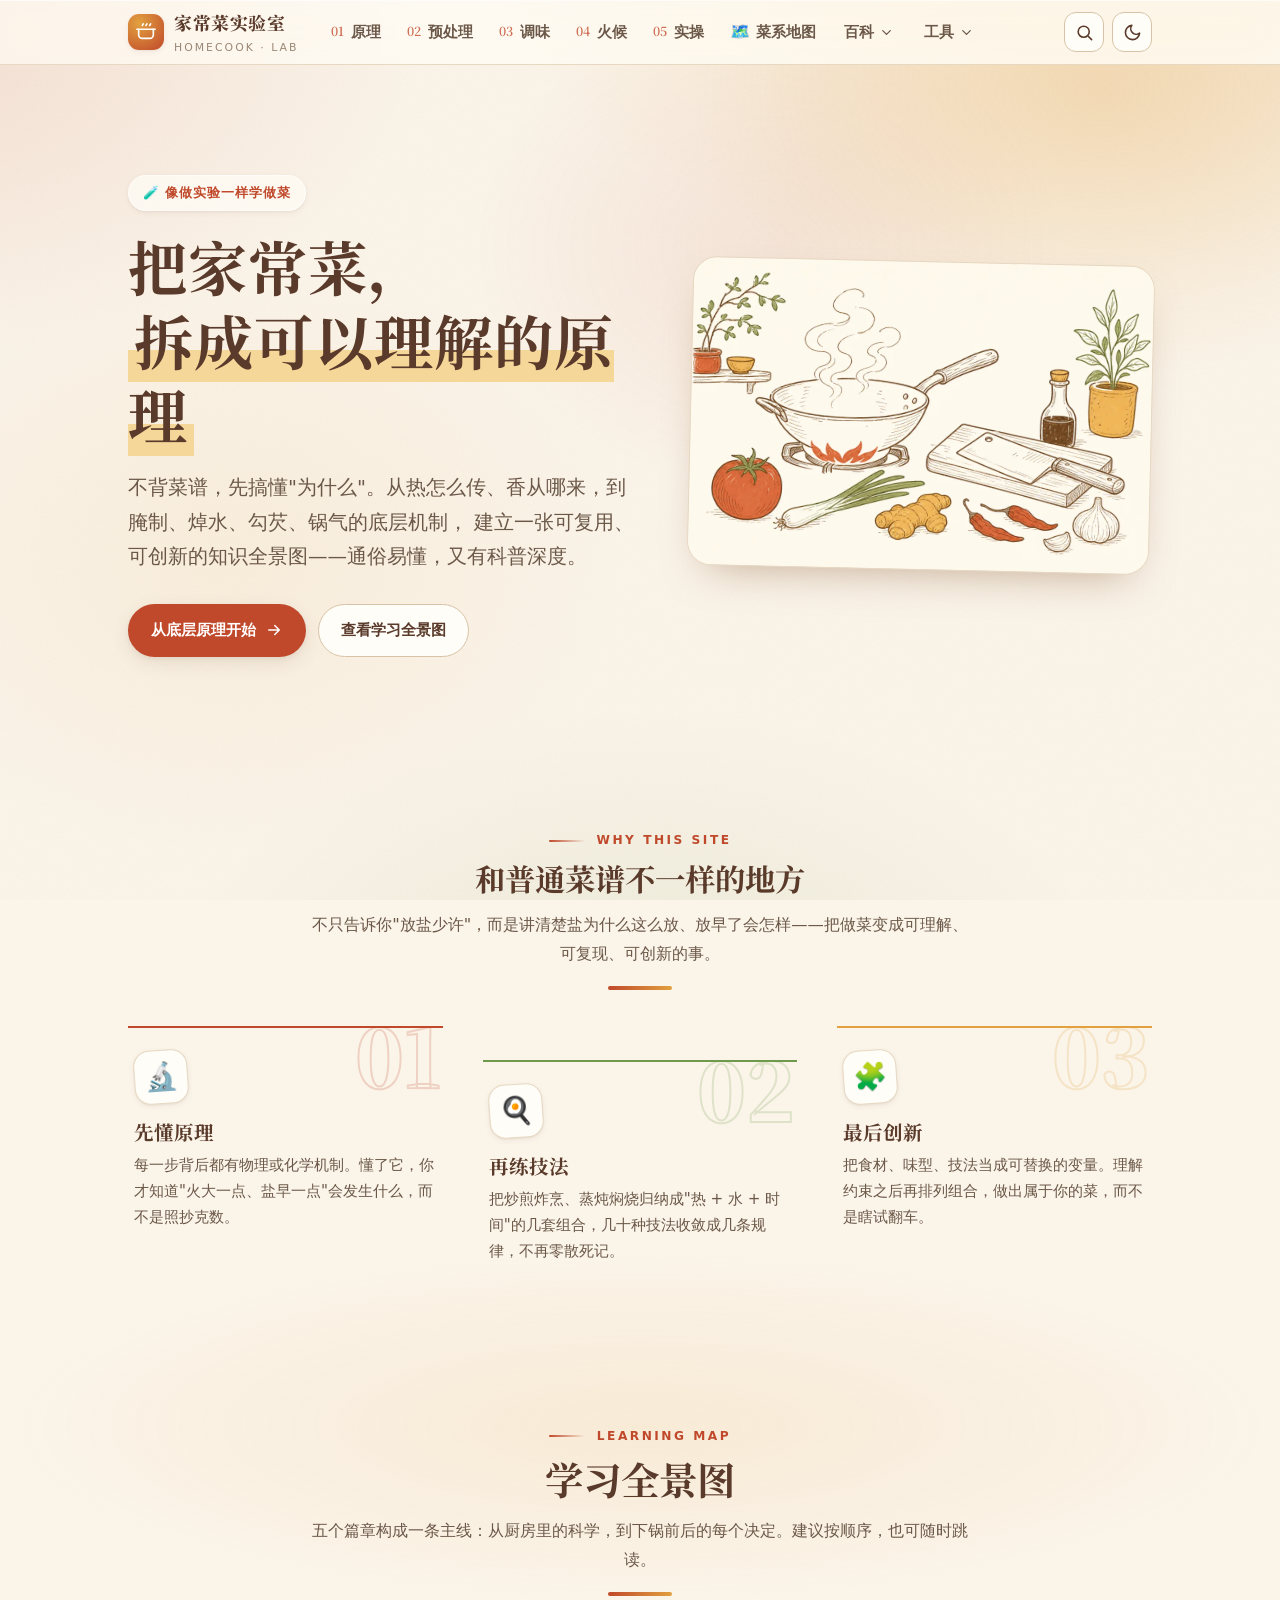
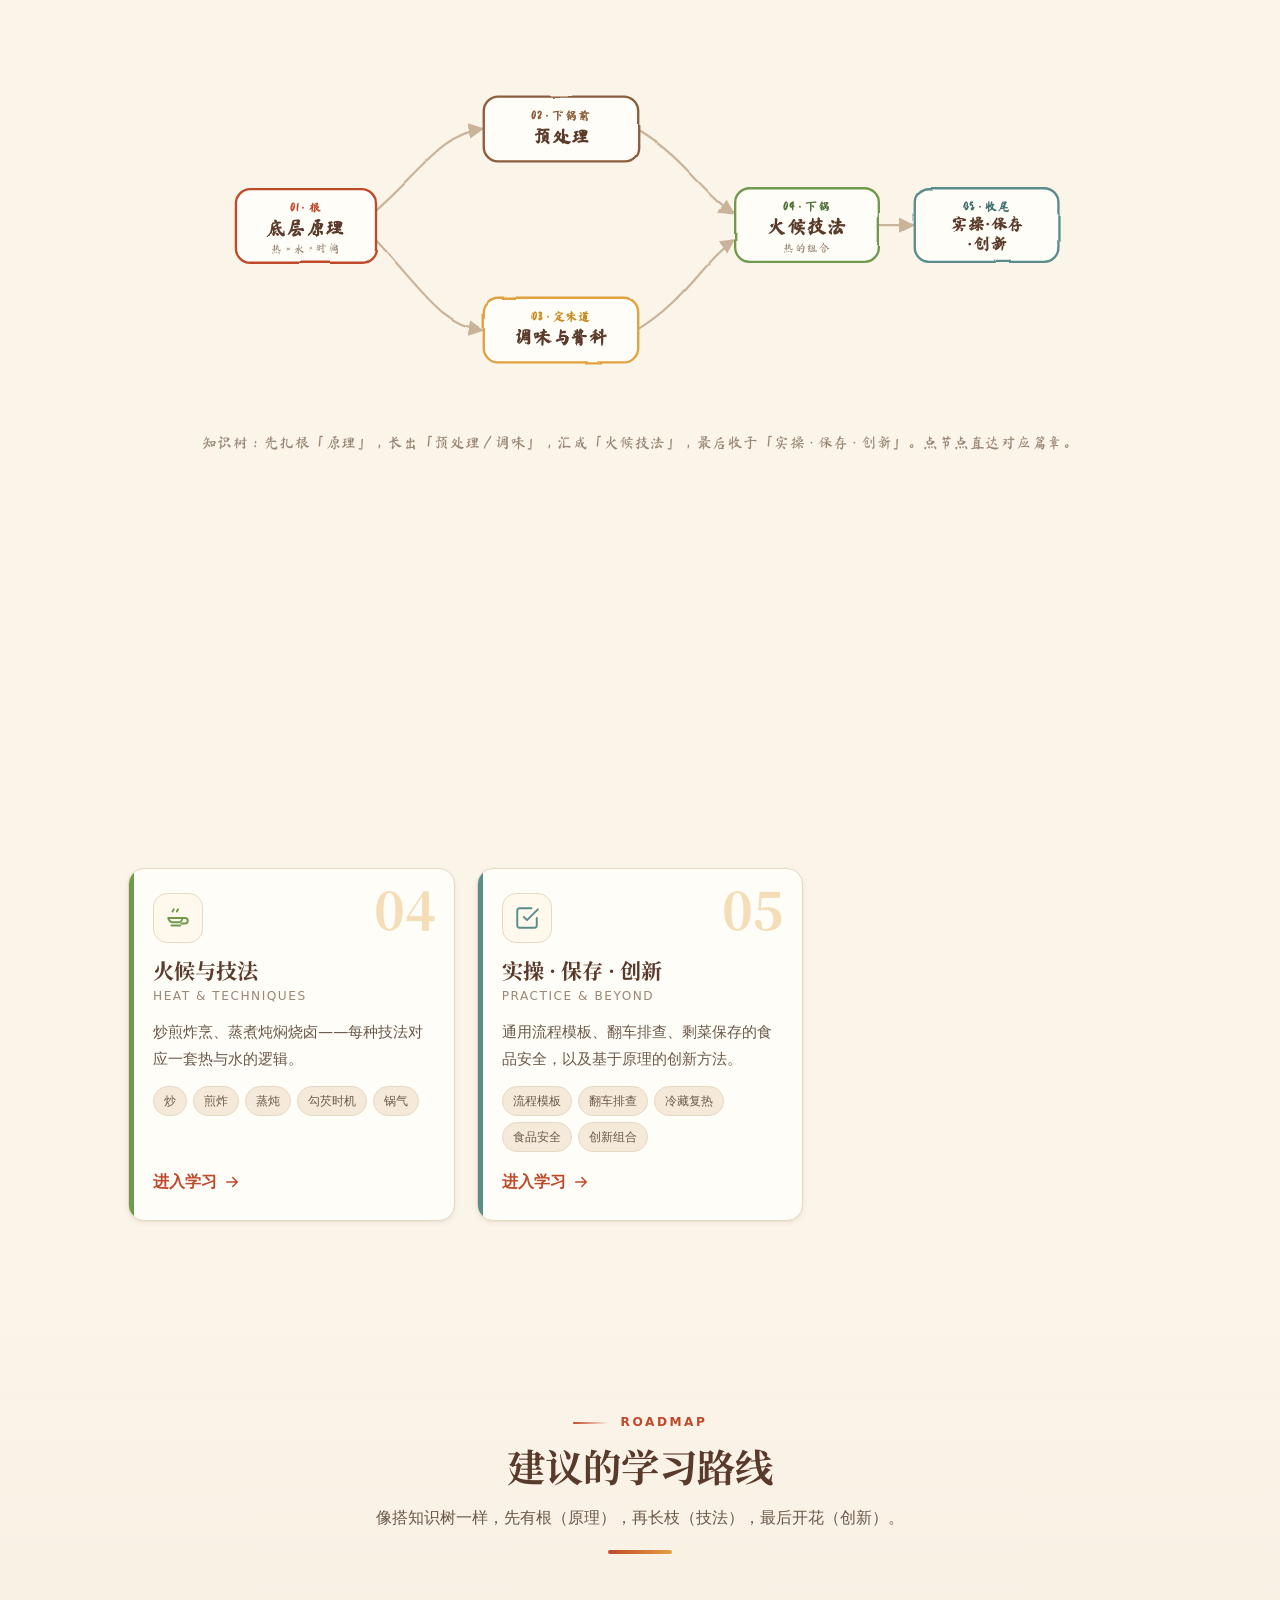
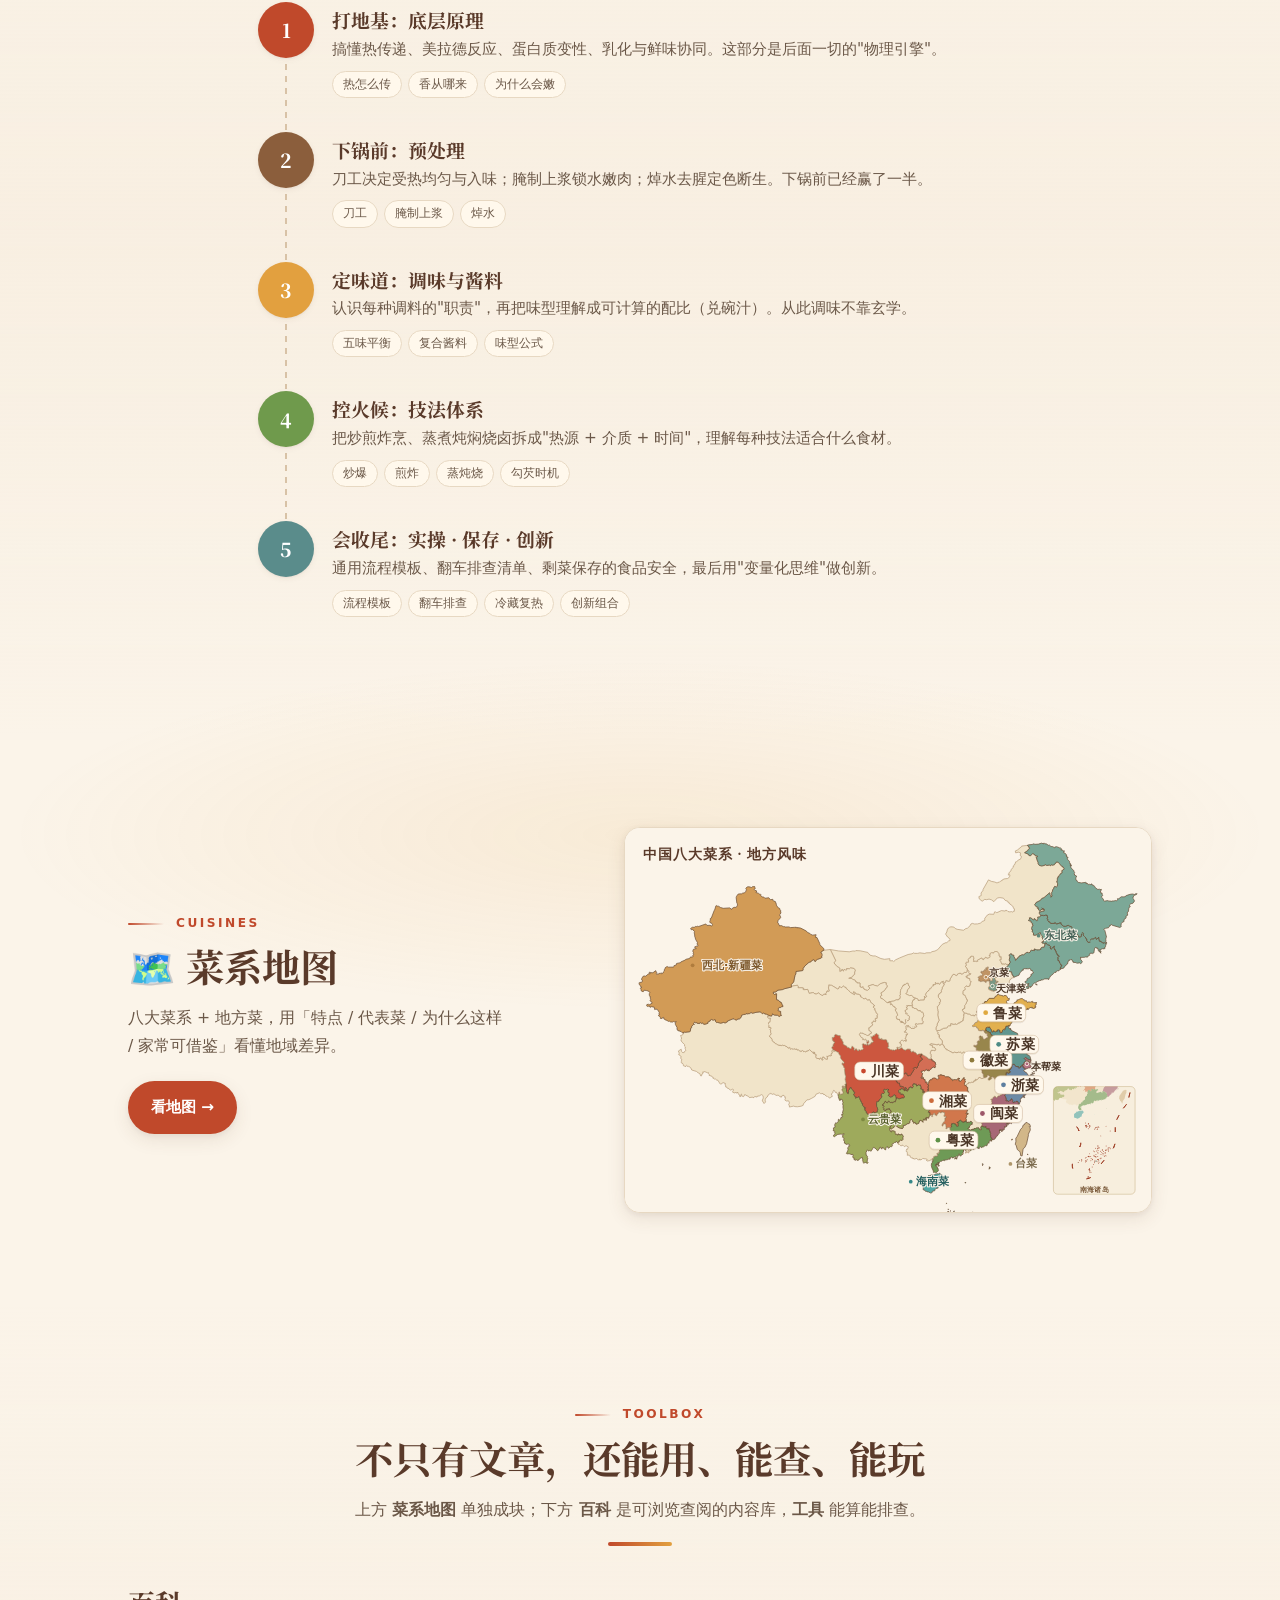
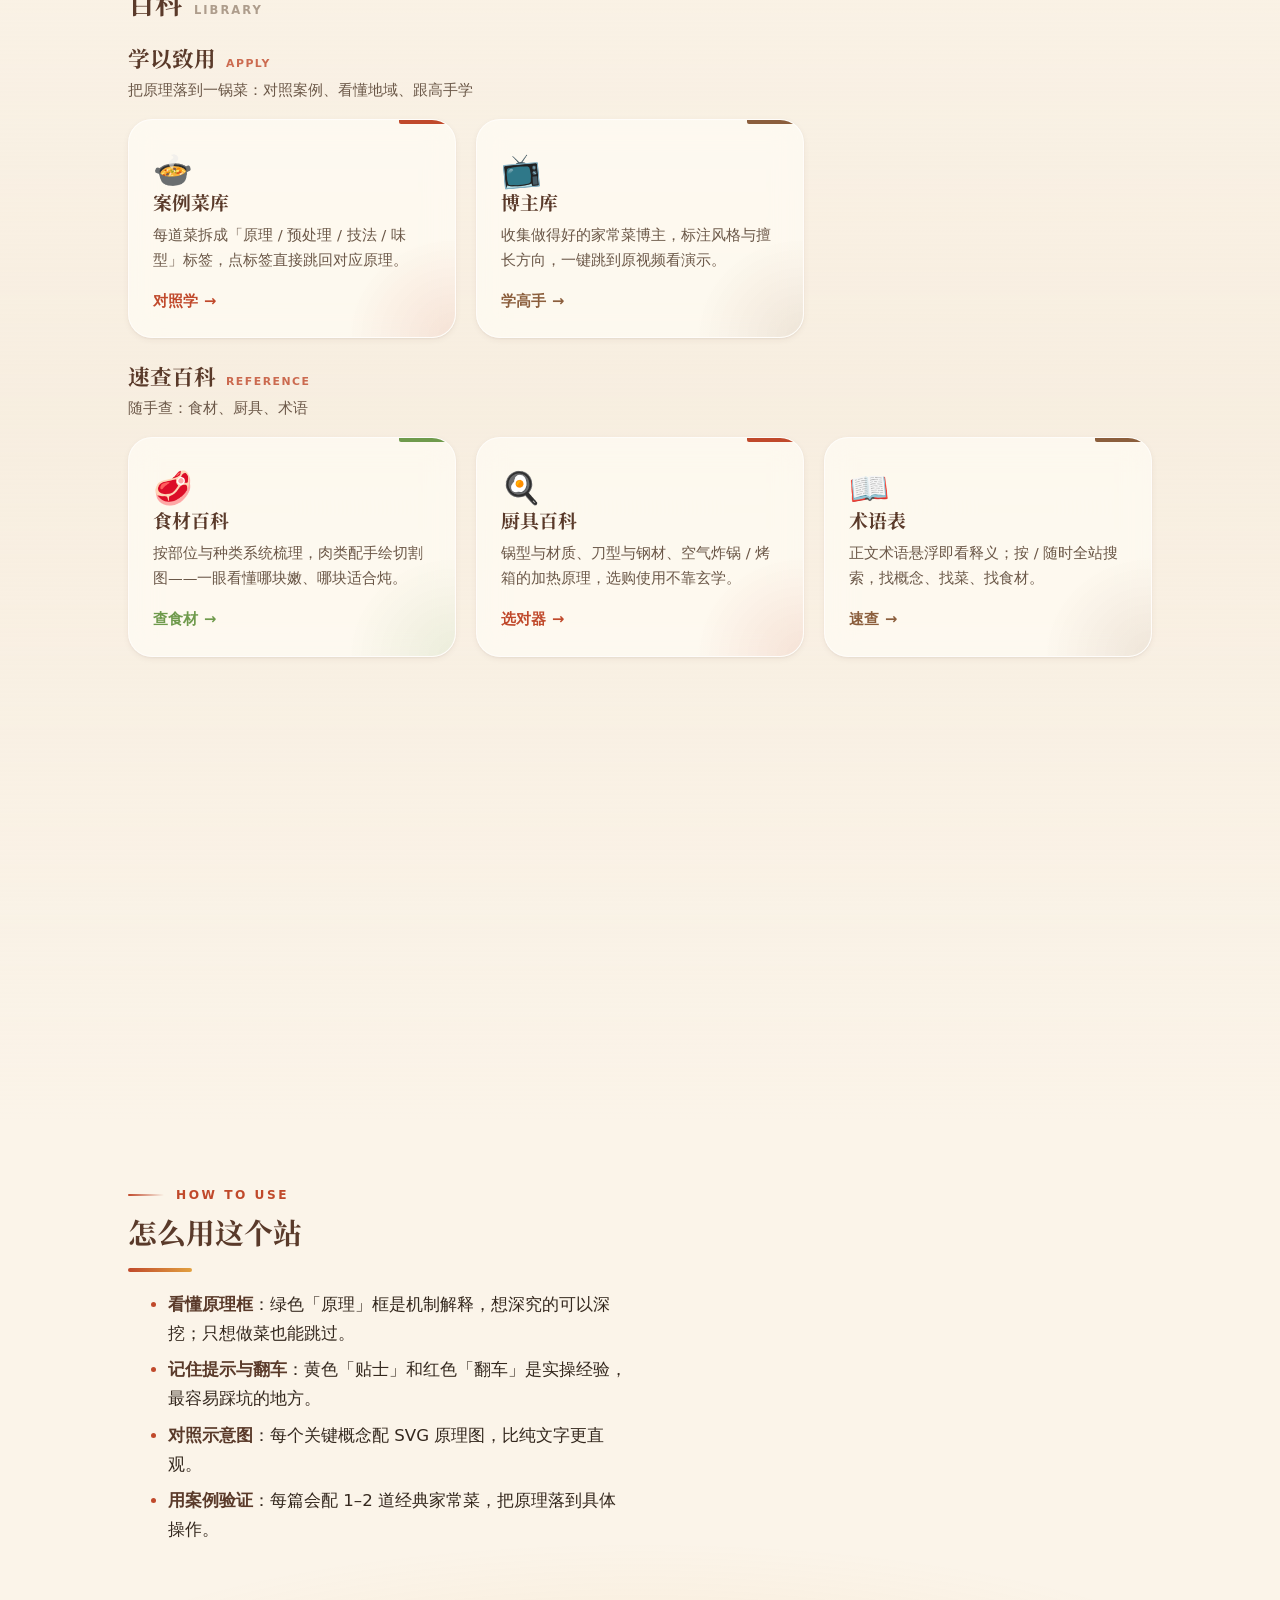
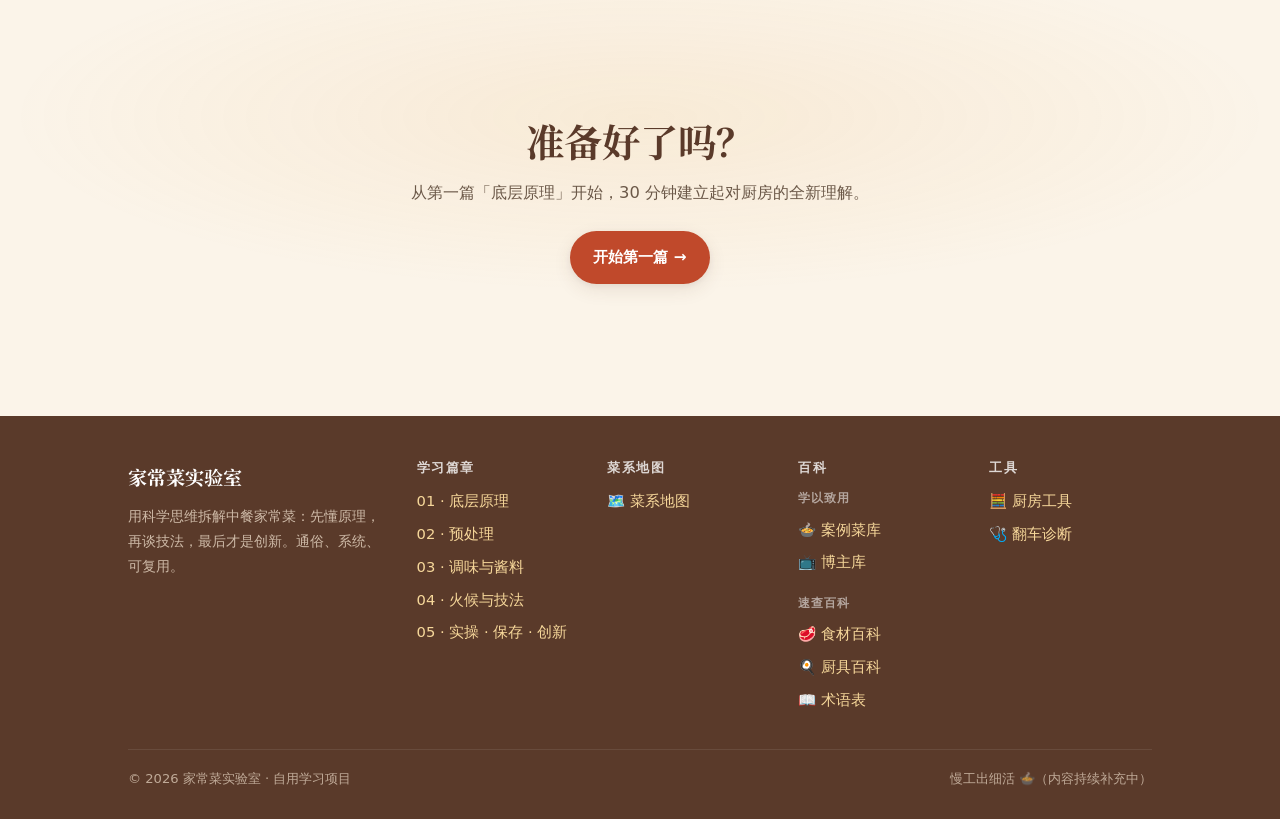
<file: index.html>
<!DOCTYPE html>
<html lang="zh-CN">
<head>
  <meta charset="UTF-8" />
  <meta name="viewport" content="width=device-width, initial-scale=1.0, viewport-fit=cover" />
  <script>(function(){try{var t=localStorage.getItem('hcl-theme');if(t==='dark')document.documentElement.setAttribute('data-theme','dark');}catch(e){}})();</script>
  <title>家常菜实验室 · 用原理学会中餐家常菜</title>
  <meta name="description" content="用科学思维系统学习中餐家常菜：底层原理、预处理、调味酱料、火候技法、实操与保存。先懂原理，再谈技法，方便创新变换。" />
  <link rel="preconnect" href="https://fonts.googleapis.com" />
  <link rel="preconnect" href="https://fonts.gstatic.com" crossorigin />
  <link href="https://fonts.googleapis.com/css2?family=Noto+Serif+SC:wght@500;700;900&display=swap" rel="stylesheet" />
  <link rel="stylesheet" href="assets/css/style.css" />
  <link rel="icon" href="data:image/svg+xml,%3Csvg xmlns='http://www.w3.org/2000/svg' viewBox='0 0 24 24'%3E%3Ctext y='20' font-size='20'%3E%F0%9F%8D%B2%3C/text%3E%3C/svg%3E" />
</head>
<body data-page="home">

  <!-- Hero -->
  <section class="hero">
    <div class="container">
      <div class="hero-inner">
        <div class="hero-copy">
          <span class="eyebrow">🧪 像做实验一样学做菜</span>
          <h1>把家常菜，<br /><span class="hl">拆成可以理解的原理</span></h1>
          <p class="lead">
            不背菜谱，先搞懂"为什么"。从热怎么传、香从哪来，到腌制、焯水、勾芡、锅气的底层机制，
            建立一张可复用、可创新的知识全景图——通俗易懂，又有科普深度。
          </p>
          <div class="hero-actions">
            <a class="btn btn-primary" href="principles.html">从底层原理开始 <svg viewBox="0 0 24 24" fill="none" stroke="currentColor" stroke-width="2" stroke-linecap="round" stroke-linejoin="round"><path d="M5 12h14M13 6l6 6-6 6"/></svg></a>
            <a class="btn btn-ghost" href="#map">查看学习全景图</a>
          </div>
        </div>
        <div class="hero-art">
          <img src="assets/img/hero-kitchen.webp" width="1100" height="733"
               alt="手绘风格的中式家庭厨房静物：冒着热气的炒锅、番茄、葱姜蒜辣椒、菜刀砧板与酱油瓶" />
        </div>
      </div>
    </div>
  </section>

  <!-- 这站哪里不一样 -->
  <section class="section-tight">
    <div class="container">
      <div class="center">
        <span class="eyebrow-line">Why this site</span>
        <h2 class="section-title" style="font-size:1.9rem">和普通菜谱不一样的地方</h2>
        <p class="section-sub" style="margin-inline:auto">不只告诉你"放盐少许"，而是讲清楚盐为什么这么放、放早了会怎样——把做菜变成可理解、可复现、可创新的事。</p>
        <div class="lead-divider" style="margin-inline:auto"></div>
      </div>
      <div class="why-grid reveal reveal-stagger">
        <article class="why-card" style="--fc:#C0492B">
          <span class="why-ic">🔬</span>
          <h3>先懂原理</h3>
          <p>每一步背后都有物理或化学机制。懂了它，你才知道"火大一点、盐早一点"会发生什么，而不是照抄克数。</p>
        </article>
        <article class="why-card" style="--fc:#6F9A4C">
          <span class="why-ic">🍳</span>
          <h3>再练技法</h3>
          <p>把炒煎炸烹、蒸炖焖烧归纳成"热 + 水 + 时间"的几套组合，几十种技法收敛成几条规律，不再零散死记。</p>
        </article>
        <article class="why-card" style="--fc:#E2A03F">
          <span class="why-ic">🧩</span>
          <h3>最后创新</h3>
          <p>把食材、味型、技法当成可替换的变量。理解约束之后再排列组合，做出属于你的菜，而不是瞎试翻车。</p>
        </article>
      </div>
    </div>
  </section>

  <!-- 学习全景图（章节卡） -->
  <section class="section section--spotlight" id="map">
    <div class="container">
      <div class="center">
        <span class="eyebrow-line">Learning Map</span>
        <h2 class="section-title">学习全景图</h2>
        <p class="section-sub">五个篇章构成一条主线：从厨房里的科学，到下锅前后的每个决定。建议按顺序，也可随时跳读。</p>
        <div class="lead-divider"></div>
      </div>

      <figure class="mindmap-wrap reveal">
        <svg viewBox="0 0 980 430" role="img" aria-label="家常菜知识树：底层原理为根，长出预处理与调味，汇入技法，收于实操保存创新">
          <defs>
            <marker id="mm-arrow" viewBox="0 0 10 10" refX="8.5" refY="5" markerWidth="7" markerHeight="7" orient="auto-start-reverse">
              <path d="M0 0 L10 5 L0 10 z" fill="#C9B49A"/>
            </marker>
          </defs>
          <!-- 连接线 -->
          <g fill="none" stroke="#C9B49A" stroke-width="2.5" marker-end="url(#mm-arrow)">
            <path d="M196 198 C 250 150, 268 115, 314 108"/>
            <path d="M196 232 C 250 290, 268 325, 314 332"/>
            <path d="M486 108 C 540 140, 560 180, 594 202"/>
            <path d="M486 332 C 540 300, 560 255, 594 232"/>
            <path d="M756 215 L 794 215"/>
          </g>
          <!-- 根：底层原理 -->
          <a href="principles.html">
            <rect class="mm-node" x="40" y="175" width="156" height="82" rx="16" fill="#FFFDF8" stroke="#C0492B" stroke-width="2.6"/>
            <text x="118" y="200" text-anchor="middle" font-size="13" fill="#C0492B" font-weight="700">01 · 根</text>
            <text x="118" y="226" text-anchor="middle" font-size="21" fill="#5A3A2A" font-weight="700">底层原理</text>
            <text x="118" y="246" text-anchor="middle" font-size="12" fill="#9A8775">热 × 水 × 时间</text>
          </a>
          <!-- 预处理 -->
          <a href="prep.html">
            <rect class="mm-node" x="316" y="72" width="172" height="72" rx="16" fill="#FFFDF8" stroke="#8B5E3C" stroke-width="2.6"/>
            <text x="402" y="98" text-anchor="middle" font-size="13" fill="#8B5E3C" font-weight="700">02 · 下锅前</text>
            <text x="402" y="124" text-anchor="middle" font-size="20" fill="#5A3A2A" font-weight="700">预处理</text>
          </a>
          <!-- 调味 -->
          <a href="sauces.html">
            <rect class="mm-node" x="316" y="296" width="172" height="72" rx="16" fill="#FFFDF8" stroke="#E2A03F" stroke-width="2.6"/>
            <text x="402" y="322" text-anchor="middle" font-size="13" fill="#C98A1E" font-weight="700">03 · 定味道</text>
            <text x="402" y="348" text-anchor="middle" font-size="20" fill="#5A3A2A" font-weight="700">调味与酱料</text>
          </a>
          <!-- 技法 -->
          <a href="techniques.html">
            <rect class="mm-node" x="596" y="174" width="160" height="82" rx="16" fill="#FFFDF8" stroke="#6F9A4C" stroke-width="2.6"/>
            <text x="676" y="199" text-anchor="middle" font-size="13" fill="#4E7235" font-weight="700">04 · 下锅</text>
            <text x="676" y="225" text-anchor="middle" font-size="21" fill="#5A3A2A" font-weight="700">火候技法</text>
            <text x="676" y="245" text-anchor="middle" font-size="12" fill="#9A8775">热的组合</text>
          </a>
          <!-- 实操 -->
          <a href="practice.html">
            <rect class="mm-node" x="796" y="174" width="160" height="82" rx="16" fill="#FFFDF8" stroke="#5A8C8B" stroke-width="2.6"/>
            <text x="876" y="199" text-anchor="middle" font-size="13" fill="#3F6F6E" font-weight="700">05 · 收尾</text>
            <text x="876" y="221" text-anchor="middle" font-size="18" fill="#5A3A2A" font-weight="700">实操·保存</text>
            <text x="876" y="243" text-anchor="middle" font-size="18" fill="#5A3A2A" font-weight="700">·创新</text>
          </a>
        </svg>
        <figcaption>知识树：先扎根「原理」，长出「预处理 / 调味」，汇成「火候技法」，最后收于「实操 · 保存 · 创新」。点节点直达对应篇章。</figcaption>
      </figure>

      <div class="grid grid-auto" data-chapters style="margin-top:38px"></div>
    </div>
  </section>

  <!-- 学习路线图 roadmap -->
  <section class="section" style="background:linear-gradient(180deg,transparent,rgba(245,234,218,.5) 50%,transparent);">
    <div class="container" style="max-width:820px">
      <div class="center">
        <span class="eyebrow-line">Roadmap</span>
        <h2 class="section-title">建议的学习路线</h2>
        <p class="section-sub">像搭知识树一样，先有根（原理），再长枝（技法），最后开花（创新）。</p>
        <div class="lead-divider"></div>
      </div>

      <div class="roadmap" style="margin-top:40px">
        <div class="road-step reveal" style="--accent:#C0492B">
          <div class="dot">1</div>
          <div class="body">
            <h3>打地基：底层原理</h3>
            <p>搞懂热传递、美拉德反应、蛋白质变性、乳化与鲜味协同。这部分是后面一切的"物理引擎"。</p>
            <div class="tags"><span>热怎么传</span><span>香从哪来</span><span>为什么会嫩</span></div>
          </div>
        </div>
        <div class="road-step reveal" style="--accent:#8B5E3C">
          <div class="dot">2</div>
          <div class="body">
            <h3>下锅前：预处理</h3>
            <p>刀工决定受热均匀与入味；腌制上浆锁水嫩肉；焯水去腥定色断生。下锅前已经赢了一半。</p>
            <div class="tags"><span>刀工</span><span>腌制上浆</span><span>焯水</span></div>
          </div>
        </div>
        <div class="road-step reveal" style="--accent:#E2A03F">
          <div class="dot">3</div>
          <div class="body">
            <h3>定味道：调味与酱料</h3>
            <p>认识每种调料的"职责"，再把味型理解成可计算的配比（兑碗汁）。从此调味不靠玄学。</p>
            <div class="tags"><span>五味平衡</span><span>复合酱料</span><span>味型公式</span></div>
          </div>
        </div>
        <div class="road-step reveal" style="--accent:#6F9A4C">
          <div class="dot">4</div>
          <div class="body">
            <h3>控火候：技法体系</h3>
            <p>把炒煎炸烹、蒸煮炖焖烧卤拆成"热源 + 介质 + 时间"，理解每种技法适合什么食材。</p>
            <div class="tags"><span>炒爆</span><span>煎炸</span><span>蒸炖烧</span><span>勾芡时机</span></div>
          </div>
        </div>
        <div class="road-step reveal" style="--accent:#5A8C8B">
          <div class="dot">5</div>
          <div class="body">
            <h3>会收尾：实操 · 保存 · 创新</h3>
            <p>通用流程模板、翻车排查清单、剩菜保存的食品安全，最后用"变量化思维"做创新。</p>
            <div class="tags"><span>流程模板</span><span>翻车排查</span><span>冷藏复热</span><span>创新组合</span></div>
          </div>
        </div>
      </div>
    </div>
  </section>

  <!-- 菜系地图（独立入口，与导航并列） -->
  <section class="section section--spotlight" id="cuisines">
    <div class="container" data-cuisine-spot></div>
  </section>

  <!-- 工具箱亮点 -->
  <section class="section section--tint" id="toolbox">
    <div class="container">
      <div class="center">
        <span class="eyebrow-line">Toolbox</span>
        <h2 class="section-title">不只有文章，还能用、能查、能玩</h2>
        <p class="section-sub" style="margin-inline:auto">上方 <strong>菜系地图</strong> 单独成块；下方 <strong>百科</strong> 是可浏览查阅的内容库，<strong>工具</strong> 能算能排查。</p>
        <div class="lead-divider" style="margin-inline:auto"></div>
      </div>
      <div class="toolbox-wall" data-toolbox style="margin-top:40px"></div>
    </div>
  </section>

  <!-- 如何使用本站 -->
  <section class="section-tight">
    <div class="container">
      <div class="grid grid-2" style="align-items:start">
        <div class="reveal">
          <span class="eyebrow-line">How to use</span>
          <h2 class="section-title" style="font-size:1.8rem">怎么用这个站</h2>
          <div class="lead-divider"></div>
          <ul class="prose" style="margin-top:18px">
            <li><strong>看懂原理框</strong>：绿色「原理」框是机制解释，想深究的可以深挖；只想做菜也能跳过。</li>
            <li><strong>记住提示与翻车</strong>：黄色「贴士」和红色「翻车」是实操经验，最容易踩坑的地方。</li>
            <li><strong>对照示意图</strong>：每个关键概念配 SVG 原理图，比纯文字更直观。</li>
            <li><strong>用案例验证</strong>：每篇会配 1–2 道经典家常菜，把原理落到具体操作。</li>
          </ul>
        </div>
        <div class="surface-note reveal" style="padding:28px 26px 24px">
          <h3 style="margin-top:0">⚙️ 趁手的小体验</h3>
          <ul class="prose" style="margin-top:14px">
            <li><strong>随时搜</strong>：按 <kbd>/</kbd> 唤出全站搜索，概念、菜、食材一起找。</li>
            <li><strong>悬浮看释义</strong>：正文专业术语带虚线下划线，悬停即看解释，点开直达<a href="glossary.html">术语表</a>。</li>
            <li><strong>深色模式</strong>：右上角一键切换，夜里看不刺眼。</li>
            <li><strong>记进度</strong>：每篇可标「已掌握」，学到哪儿一目了然。</li>
            <li><strong>手机也好用</strong>：竖屏自适应，地铁上也能翻。</li>
          </ul>
        </div>
      </div>
    </div>
  </section>

  <!-- CTA -->
  <section class="section center section--spotlight">
    <div class="container" style="max-width:620px">
      <h2 class="section-title">准备好了吗？</h2>
      <p class="section-sub" style="margin-inline:auto">从第一篇「底层原理」开始，30 分钟建立起对厨房的全新理解。</p>
      <div class="hero-actions" style="justify-content:center;margin-top:24px">
        <a class="btn btn-primary" href="principles.html">开始第一篇 →</a>
      </div>
    </div>
  </section>

  <script src="assets/js/data.js"></script>
  <script src="assets/js/main.js"></script>
  <script>renderPrimarySpotlight('[data-cuisine-spot]'); renderChapterCards('[data-chapters]'); renderToolbox('[data-toolbox]');</script>
</body>
</html>
</file>
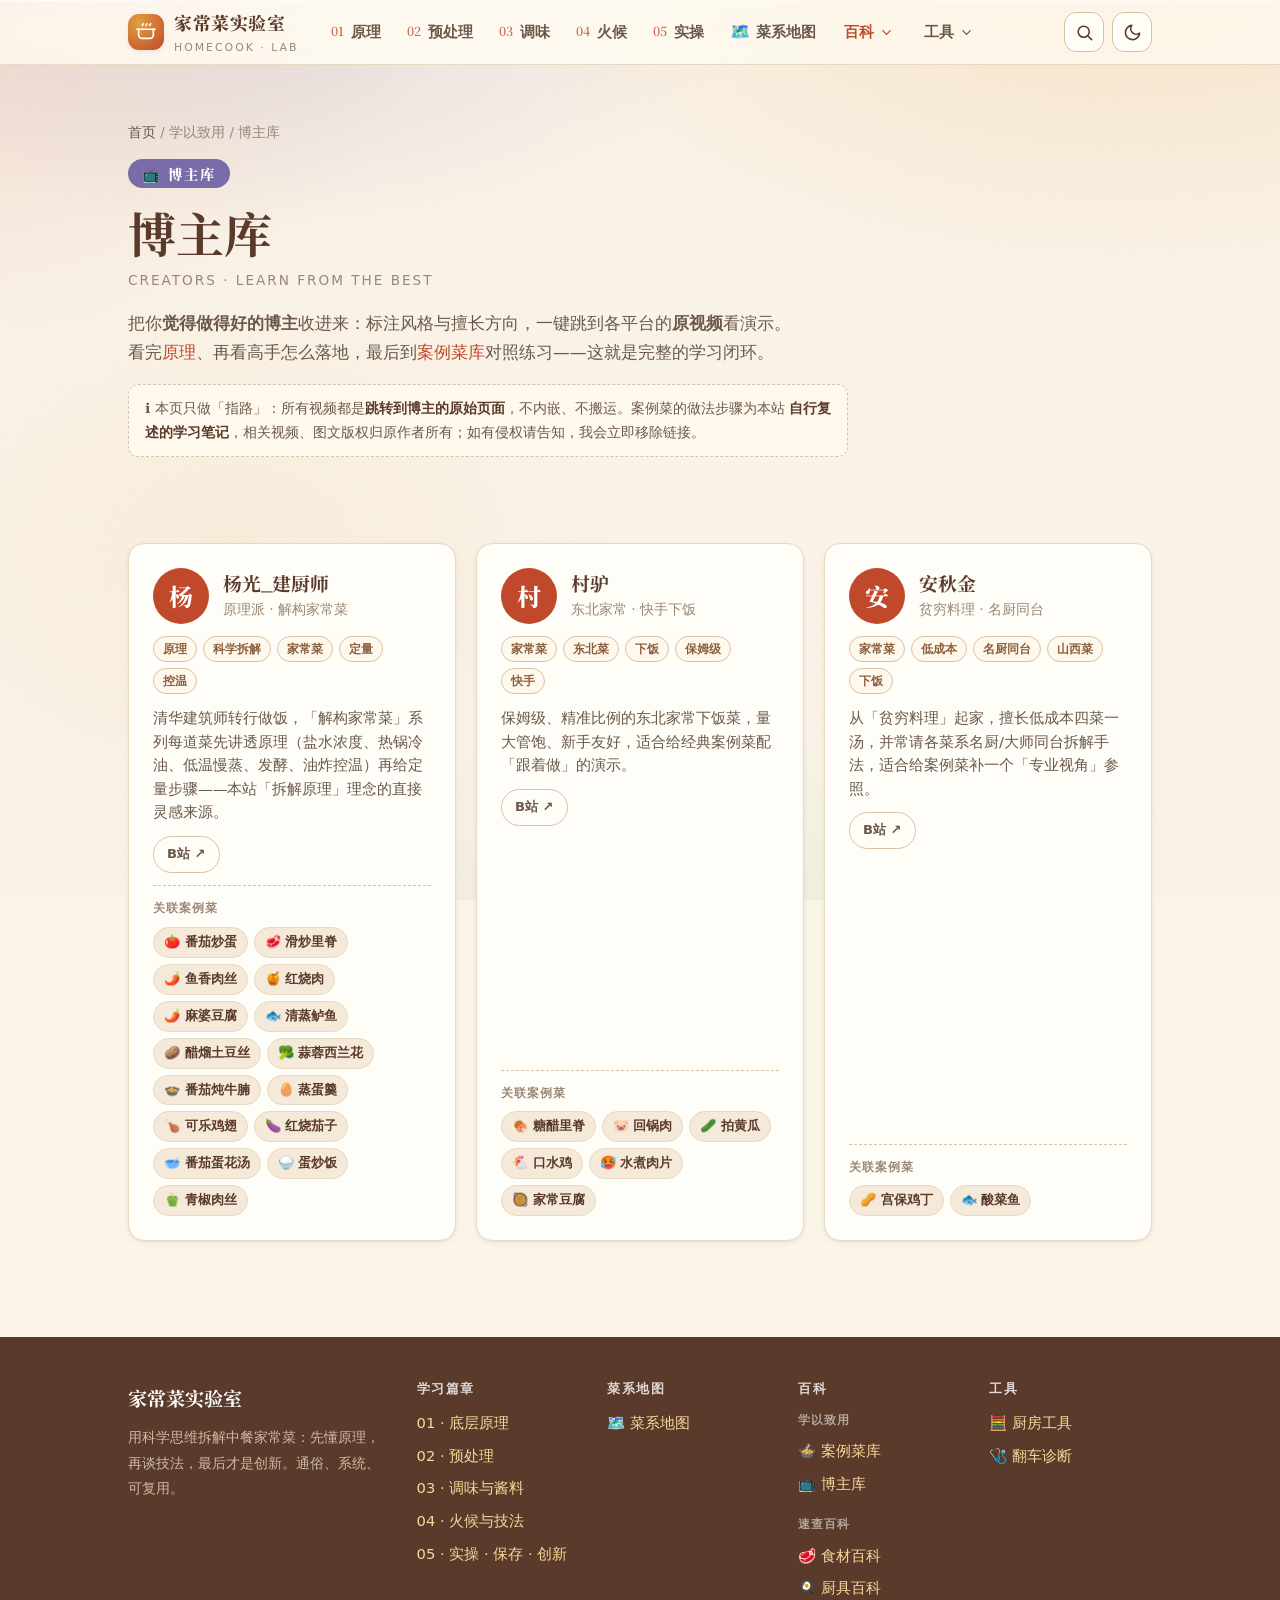
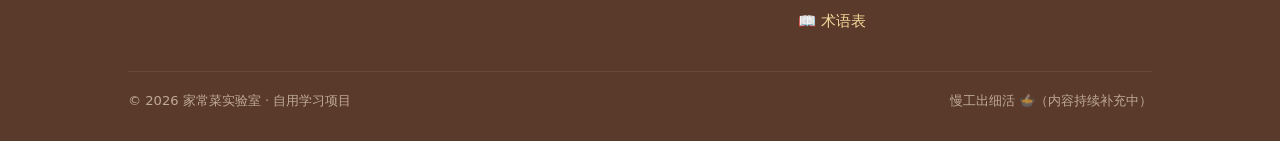
<file: creators.html>
<!DOCTYPE html>
<html lang="zh-CN">
<head>
  <meta charset="UTF-8" />
  <meta name="viewport" content="width=device-width, initial-scale=1.0, viewport-fit=cover" />
  <script>(function(){try{var t=localStorage.getItem('hcl-theme');if(t==='dark')document.documentElement.setAttribute('data-theme','dark');}catch(e){}})();</script>
  <title>博主库 | 家常菜实验室</title>
  <meta name="description" content="精选做得好的中餐家常菜博主：标注风格与代表方向，一键跳转到各平台原视频。做法步骤为本站自行复述的学习笔记，版权归原作者；本页只做指路。" />
  <link rel="preconnect" href="https://fonts.googleapis.com" />
  <link rel="preconnect" href="https://fonts.gstatic.com" crossorigin />
  <link href="https://fonts.googleapis.com/css2?family=Noto+Serif+SC:wght@500;700;900&display=swap" rel="stylesheet" />
  <link rel="stylesheet" href="assets/css/style.css" />
  <link rel="icon" href="data:image/svg+xml,%3Csvg xmlns='http://www.w3.org/2000/svg' viewBox='0 0 24 24'%3E%3Ctext y='20' font-size='20'%3E%F0%9F%8D%B2%3C/text%3E%3C/svg%3E" />
</head>
<body data-page="creators">

  <header class="page-head" style="--accent:#7A6CA8">
    <div class="container">
      <div class="crumbs"><a href="index.html">首页</a> / 学以致用 / 博主库</div>
      <span class="num-chip">📺 博主库</span>
      <h1>博主库</h1>
      <div class="en">Creators · Learn from the best</div>
      <p class="intro">
        把你<strong>觉得做得好的博主</strong>收进来：标注风格与擅长方向，一键跳到各平台的<strong>原视频</strong>看演示。
        看完<a href="principles.html">原理</a>、再看高手怎么落地，最后到<a href="dishes.html">案例菜库</a>对照练习——这就是完整的学习闭环。
      </p>
      <p class="src-note">
        ℹ️ 本页只做「指路」：所有视频都是<strong>跳转到博主的原始页面</strong>，不内嵌、不搬运。案例菜的做法步骤为本站
        <strong>自行复述的学习笔记</strong>，相关视频、图文版权归原作者所有；如有侵权请告知，我会立即移除链接。
      </p>
    </div>
  </header>

  <div class="container section-tight">
    <div class="creator-grid" data-creators></div>
  </div>

  <script src="assets/js/data.js"></script>
  <script src="assets/js/main.js"></script>
  <script>
  (function () {
    const C = (window.HCL && window.HCL.creators) || [];
    const D = (window.HCL && window.HCL.dishes) || [];
    const wrap = document.querySelector('[data-creators]');
    const esc = s => String(s == null ? '' : s).replace(/[&<>"]/g, c => ({ '&': '&amp;', '<': '&lt;', '>': '&gt;', '"': '&quot;' }[c]));

    // 平台展示配置：type -> { 文案, 样式类 }
    const PLAT = {
      bilibili:    { label: 'B站',     cls: 'bili' },
      youtube:     { label: 'YouTube', cls: 'yt' },
      xiaohongshu: { label: '小红书',  cls: 'xhs' },
      douyin:      { label: '抖音',    cls: 'dy' },
      wechat:      { label: '公众号',  cls: 'wx' },
      web:         { label: '网站',    cls: 'web' },
    };

    // 反向索引：某博主关联了哪些案例菜（扫描 dishes.refs）
    function dishesOf(cid) {
      return D.filter(d => Array.isArray(d.refs) && d.refs.some(r => r && r.creator === cid));
    }

    function platBtns(list) {
      const btns = (list || [])
        .filter(p => p && p.url)
        .map(p => {
          const cfg = PLAT[p.type] || { label: p.type || '链接', cls: 'web' };
          return `<a class="cr-plat ${cfg.cls}" href="${esc(p.url)}" target="_blank" rel="noopener noreferrer">${esc(cfg.label)} ↗</a>`;
        }).join('');
      return btns || '<span class="cr-plat empty">链接待填</span>';
    }

    function card(c) {
      const ds = dishesOf(c.id);
      const avatar = c.avatar
        ? `<img src="${esc(c.avatar)}" alt="${esc(c.name)}" loading="lazy" width="56" height="56" onerror="this.replaceWith(Object.assign(document.createElement('span'),{className:'cr-ava-txt',textContent:'${esc((c.name || '·').slice(0, 1))}'}))">`
        : `<span class="cr-ava-txt">${esc((c.name || '·').slice(0, 1))}</span>`;
      const tags = (c.tags || []).map(t => `<span class="cr-tag">${esc(t)}</span>`).join('');
      const linked = ds.length
        ? `<div class="cr-dishes">${ds.map(d => `<a href="dishes.html#dish-${esc(d.id)}">${esc(d.emoji || '')} ${esc(d.name)}</a>`).join('')}</div>`
        : `<p class="cr-dishes-empty">关联菜会在你给案例菜填上该博主的视频后自动出现。</p>`;
      return `
        <article class="card creator-card reveal" id="creator-${esc(c.id)}">
          <div class="cr-head">
            <div class="cr-ava">${avatar}</div>
            <div class="cr-id">
              <h3>${esc(c.name)}</h3>
              ${c.style ? `<p class="cr-style">${esc(c.style)}</p>` : ''}
            </div>
          </div>
          ${tags ? `<div class="cr-tags">${tags}</div>` : ''}
          ${c.why ? `<p class="cr-why">${esc(c.why)}</p>` : ''}
          <div class="cr-plats">${platBtns(c.platforms)}</div>
          <div class="cr-linked">
            <span class="cr-linked-k">关联案例菜</span>
            ${linked}
          </div>
        </article>`;
    }

    if (!C.length) {
      wrap.innerHTML = '<p class="empty-hint">还没有博主数据。请在 <code>assets/js/data.js</code> 的 <code>creators</code> 里添加。</p>';
    } else {
      wrap.innerHTML = C.map(card).join('');
    }

    if (window.setupReveal) window.setupReveal();

    // 支持从案例菜深链跳转到具体博主（creators.html#creator-xxx）
    const hash = location.hash;
    if (hash) {
      const t = document.querySelector(hash);
      if (t) { t.scrollIntoView({ behavior: 'smooth', block: 'center' }); t.classList.add('flash'); }
    }
  })();
  </script>
</body>
</html>
</file>
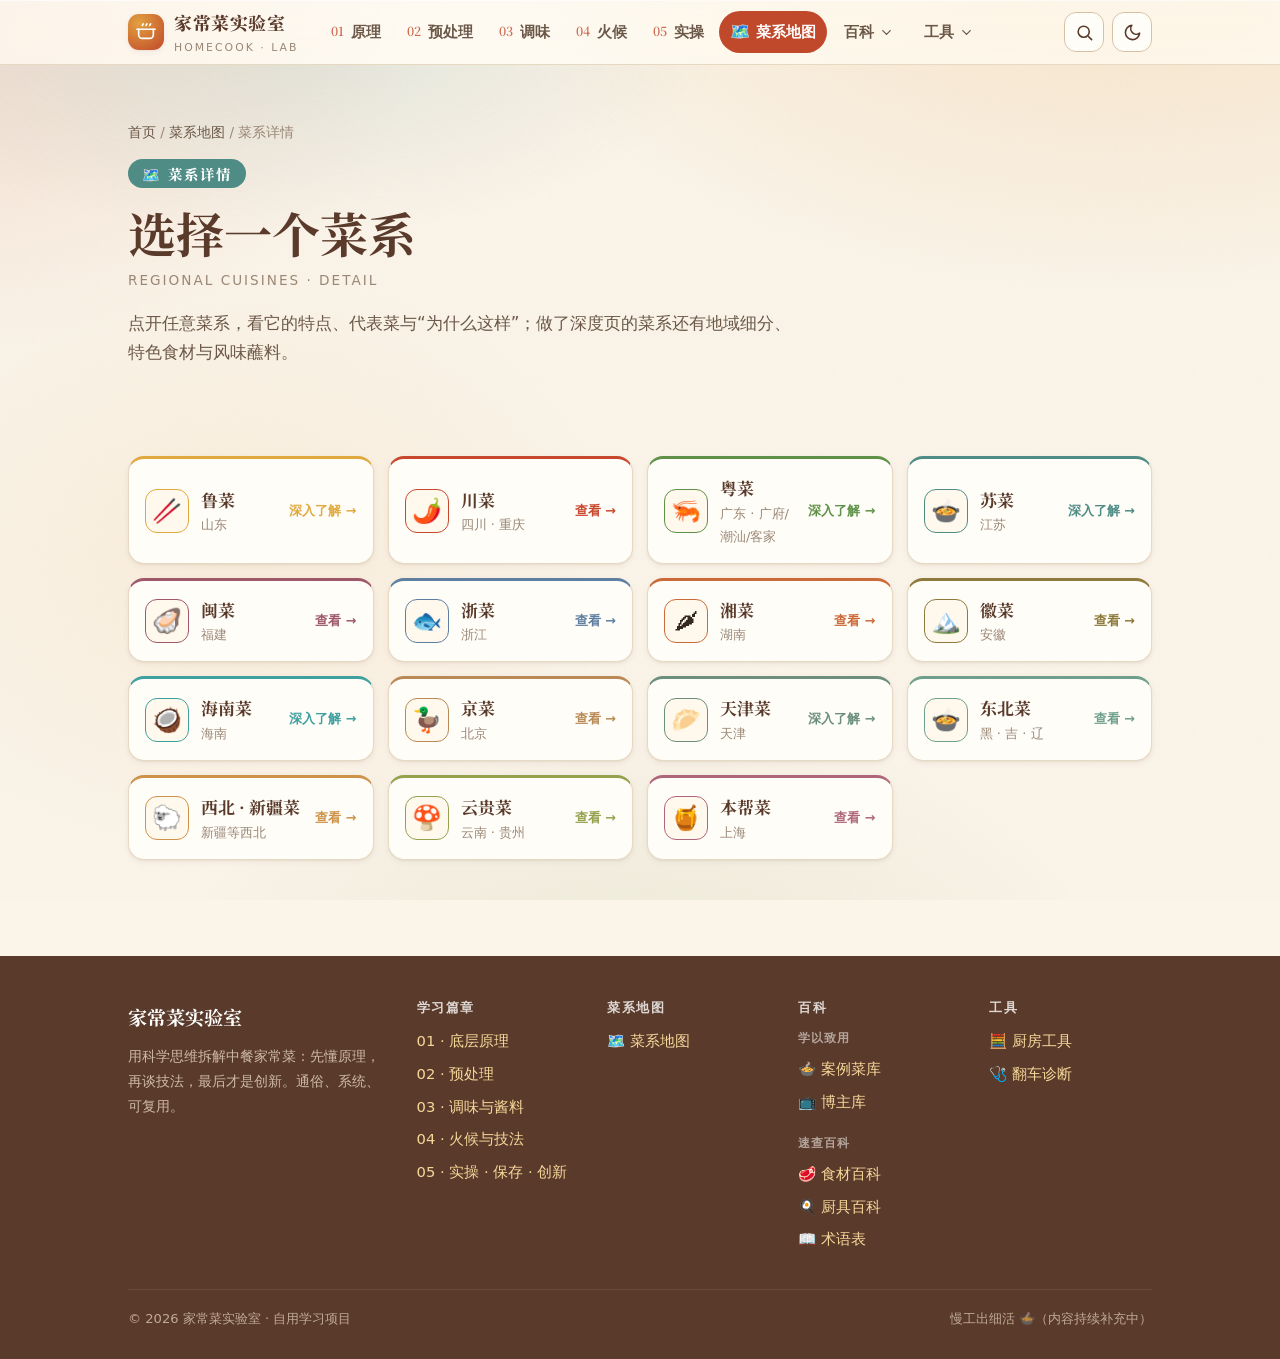
<file: cuisine.html>
<!DOCTYPE html>
<html lang="zh-CN">
<head>
  <meta charset="UTF-8" />
  <meta name="viewport" content="width=device-width, initial-scale=1.0, viewport-fit=cover" />
  <script>(function(){try{var t=localStorage.getItem('hcl-theme');if(t==='dark')document.documentElement.setAttribute('data-theme','dark');}catch(e){}})();</script>
  <title>菜系详情 | 家常菜实验室</title>
  <meta name="description" content="菜系详情页：在菜系地图的缩略简介之上，进一步细化每个菜系——地域细分、代表菜式、特色食材与风味蘸料，配手绘插图逐一展开。" />
  <link rel="preconnect" href="https://fonts.googleapis.com" />
  <link rel="preconnect" href="https://fonts.gstatic.com" crossorigin />
  <link href="https://fonts.googleapis.com/css2?family=Noto+Serif+SC:wght@500;700;900&display=swap" rel="stylesheet" />
  <link rel="stylesheet" href="assets/css/style.css" />
  <link rel="icon" href="data:image/svg+xml,%3Csvg xmlns='http://www.w3.org/2000/svg' viewBox='0 0 24 24'%3E%3Ctext y='20' font-size='20'%3E%F0%9F%8D%B2%3C/text%3E%3C/svg%3E" />
</head>
<body data-page="cuisines">

  <header class="page-head" data-cuisine-head style="--accent:#4F8C86">
    <div class="container"></div>
  </header>

  <div class="container section-tight">
    <div class="doc-layout" data-doc-layout>
      <aside class="toc" data-toc></aside>
      <article class="prose" data-detail></article>
    </div>
  </div>

  <script src="assets/js/data.js"></script>
  <script src="assets/js/main.js"></script>
  <script>
  (function () {
    const H = window.HCL || {};
    const CUS = H.cuisines || [];
    const DET = H.cuisineDetails || {};
    const BY = Object.fromEntries(CUS.map(c => [c.id, c]));
    const DISH = Object.fromEntries((H.dishes || []).map(d => [d.name, d.id]));

    // 六把尺子（与菜系地图一致，基础版「为什么这样」用得到）
    const LENS = {
      geo:  { emoji: '🌦️', label: '地理气候' },
      crop: { emoji: '🌾', label: '物产' },
      keep: { emoji: '🫙', label: '保存需求' },
      fire: { emoji: '🔥', label: '燃料灶具' },
      hist: { emoji: '🏛️', label: '历史经济' },
      move: { emoji: '🧭', label: '人口流动' },
    };

    const esc = s => String(s == null ? '' : s).replace(/[&<>"]/g, c =>
      ({ '&': '&amp;', '<': '&lt;', '>': '&gt;', '"': '&quot;' }[c]));

    const headHost = document.querySelector('[data-cuisine-head] .container');
    const headEl = document.querySelector('[data-cuisine-head]');
    const host = document.querySelector('[data-detail]');
    const layout = document.querySelector('[data-doc-layout]');

    const id = (new URLSearchParams(location.search).get('id') || '').trim();
    const base = BY[id];
    const det = DET[id];

    /* ---------- 兜底：无 id / 未知 id → 列出全部菜系供选择 ---------- */
    if (!base) {
      headEl.style.setProperty('--accent', '#4F8C86');
      headHost.innerHTML = `
        <div class="crumbs"><a href="index.html">首页</a> / <a href="cuisines.html">菜系地图</a> / 菜系详情</div>
        <span class="num-chip">🗺️ 菜系详情</span>
        <h1>选择一个菜系</h1>
        <div class="en">Regional Cuisines · Detail</div>
        <p class="intro">点开任意菜系，看它的特点、代表菜与“为什么这样”；做了深度页的菜系还有地域细分、特色食材与风味蘸料。</p>`;
      layout.classList.add('no-toc');
      const cards = CUS.map(c => {
        const rich = !!DET[c.id];
        return `<a class="cd-pick" href="cuisine.html?id=${encodeURIComponent(c.id)}" style="--cu:${c.accent || 'var(--brick)'}">
          <span class="cd-pick-emoji">${c.emoji || '🍴'}</span>
          <span class="cd-pick-tx"><b>${esc(c.name)}</b><small>${esc(c.region || '')}</small></span>
          <span class="cd-pick-go">${rich ? '深入了解 →' : '查看 →'}</span>
        </a>`;
      }).join('');
      host.innerHTML = `<div class="cd-picker reveal">${cards}</div>`;
      if (window.setupReveal) window.setupReveal();
      return;
    }

    /* ---------- 头部 ---------- */
    const accent = base.accent || 'var(--brick)';
    headEl.style.setProperty('--accent', accent);
    document.title = `${base.name} · 菜系详情 | 家常菜实验室`;
    const lead = (det && det.lead) || (base.traits || []).join('、') || '';
    const metaDesc = document.querySelector('meta[name="description"]');
    if (metaDesc) metaDesc.setAttribute('content',
      `${base.name}（${base.region || ''}）：${(det && det.lead) || (base.why || '').slice(0, 70)}`);

    const areaPills = ((det && det.areas) || []).map(a => `<span class="pill">${esc(a.name)}</span>`).join('');
    headHost.innerHTML = `
      <div class="crumbs"><a href="index.html">首页</a> / <a href="cuisines.html">菜系地图</a> / ${esc(base.name)}</div>
      <span class="num-chip">${base.emoji || '🍴'} ${esc(base.name)}</span>
      <h1>${esc(base.name)}</h1>
      <div class="en">${esc((det && det.en) || base.region || '')}</div>
      <p class="intro">${lead}</p>
      ${areaPills ? `<div class="tag-row">${areaPills}</div>` : ''}`;

    /* ---------- 共用渲染件 ---------- */
    // 媒体位：emoji 垫底，有图则用图覆盖；图加载失败自动退回 emoji
    const media = (item) => {
      const e = `<span class="cd-fig-emoji">${item.emoji || base.emoji || '🍴'}</span>`;
      const i = item.img
        ? `<img src="${esc(item.img)}" alt="${esc(item.name)}手绘插图" loading="lazy" width="800" height="600" onerror="this.remove()">`
        : '';
      return `<figure class="cd-fig">${e}${i}</figure>`;
    };
    // 代表菜命中案例菜库则做成深链（与菜系地图一致）
    const dishLink = (d) => {
      const did = DISH[d.name];
      const body = `${media(d)}<div class="cd-c-body"><h3>${esc(d.name)}</h3>${d.desc ? `<p>${esc(d.desc)}</p>` : ''}</div>`;
      return did
        ? `<a class="cd-card is-link" href="dishes.html#dish-${did}">${body}</a>`
        : `<div class="cd-card">${body}</div>`;
    };
    const ingCard = (it) => `<div class="cd-card">${media(it)}<div class="cd-c-body"><h3>${esc(it.name)}</h3>${it.desc ? `<p>${esc(it.desc)}</p>` : ''}</div></div>`;
    const areaCard = (a) => `<div class="cd-area"><div class="cd-a-top"><h3>${esc(a.name)}</h3>${a.tag ? `<span class="cd-tag">${esc(a.tag)}</span>` : ''}</div>${a.desc ? `<p>${a.desc}</p>` : ''}</div>`;
    const gallery = (items, fn) => `<div class="cd-gallery reveal" style="--cu:${accent}">${(items || []).map(fn).join('')}</div>`;
    // 分组：每组小标题 + 可选导语 + 图卡网格
    const groupBlocks = (groups, fn) => (groups || []).map(g => {
      let s = `<h3 class="cd-subhead">${esc(g.title)}</h3>`;
      if (g.lead) s += `<p class="cuisine-section-lead">${esc(g.lead)}</p>`;
      return s + gallery(g.items, fn);
    }).join('');

    let html = '';

    // hero 横幅（复用菜系地图的 .cuisine-hero）
    const hero = ((det && det.hero) || `assets/img/cuisine/${base.id}.webp`) + '?v=2';
    html += `<figure class="cuisine-hero reveal" style="--cu:${accent}">
      <img src="${esc(hero)}" alt="${esc(base.name)}代表菜手绘插图" onerror="this.closest('figure').remove()">
      ${det && det.heroCaption ? `<figcaption>${det.heroCaption}</figcaption>` : ''}
    </figure>`;

    // 特点（两种模式都展示，取自 base.traits）
    if ((base.traits || []).length) {
      html += `<div class="cd-traits-row reveal">${base.traits.map(t => `<span class="cd-trait">${esc(t)}</span>`).join('')}</div>`;
    }

    if (det) {
      /* ===== 丰富版 ===== */
      if ((det.story || []).length) {
        html += `<h2 data-toc="这一方水土"><span class="idx">🌏</span>这一方水土</h2>`;
        html += det.story.map(p => `<p>${p}</p>`).join('');
      }
      if ((det.areas || []).length) {
        html += `<h2 data-toc="地域细分"><span class="idx">📍</span>地域细分</h2>`;
        if (det.areasLead) html += `<p class="cuisine-section-lead">${det.areasLead}</p>`;
        html += `<div class="cd-areas reveal" style="--cu:${accent}">${det.areas.map(areaCard).join('')}</div>`;
      }
      // 代表菜式：优先分组，回退到平铺
      if ((det.dishGroups || []).length || (det.dishes || []).length) {
        html += `<h2 data-toc="代表菜式"><span class="idx">🍽️</span>代表菜式</h2>`;
        if (det.dishesLead) html += `<p class="cuisine-section-lead">${det.dishesLead}</p>`;
        html += (det.dishGroups || []).length ? groupBlocks(det.dishGroups, dishLink) : gallery(det.dishes, dishLink);
      }
      // 海鲜 / 江河湖鲜（标题可由 det.seafoodTitle 覆盖，默认“海鲜”）
      if ((det.seafood || []).length) {
        const seaTitle = det.seafoodTitle || '海鲜';
        html += `<h2 data-toc="${esc(seaTitle)}"><span class="idx">🌊</span>${esc(seaTitle)}</h2>`;
        if (det.seafoodLead) html += `<p class="cuisine-section-lead">${det.seafoodLead}</p>`;
        html += gallery(det.seafood, ingCard);
      }
      // 特色食材：优先分组
      if ((det.ingredientGroups || []).length || (det.ingredients || []).length) {
        html += `<h2 data-toc="特色食材"><span class="idx">🧺</span>特色食材</h2>`;
        if (det.ingredientsLead) html += `<p class="cuisine-section-lead">${det.ingredientsLead}</p>`;
        html += (det.ingredientGroups || []).length ? groupBlocks(det.ingredientGroups, ingCard) : gallery(det.ingredients, ingCard);
      }
      // 风味与蘸料
      if (det.flavor) {
        html += `<h2 data-toc="风味与蘸料"><span class="idx">🥢</span>风味与蘸料</h2>`;
        if (det.flavor.intro) html += `<p>${det.flavor.intro}</p>`;
        if ((det.flavor.list || []).length)
          html += `<ul class="cd-flavor">${det.flavor.list.map(x => `<li>${x}</li>`).join('')}</ul>`;
      }
      // 看家技法：把本菜系代表技法深链到「预处理 / 火候与技法 / 原理」对应小节
      if ((det.craft || []).length) {
        html += `<h2 data-toc="看家技法"><span class="idx">🔧</span>看家技法</h2>`;
        if (det.craftLead) html += `<p class="cuisine-section-lead">${det.craftLead}</p>`;
        html += `<div class="cd-craft reveal" style="--cu:${accent}">${det.craft.map(c => `
          <a class="cd-craft-card" href="${esc(c.href)}">
            <span class="cd-craft-name">${esc(c.name)}</span>
            ${c.note ? `<span class="cd-craft-note">${esc(c.note)}</span>` : ''}
            <span class="cd-craft-go">去篇章学 →</span>
          </a>`).join('')}</div>`;
      }
    } else {
      /* ===== 基础版（任意菜系自动生成） ===== */
      if ((base.dishes || []).length) {
        html += `<h2 data-toc="代表菜"><span class="idx">🍽️</span>代表菜</h2>`;
        html += `<div class="cu-dish-row" style="--cu:${accent}">${base.dishes.map(name => {
          const did = DISH[name];
          return did
            ? `<a class="cu-dish is-link" href="dishes.html#dish-${did}">${esc(name)}</a>`
            : `<span class="cu-dish">${esc(name)}</span>`;
        }).join('')}</div>`;
      }
      if (base.why) {
        html += `<h2 data-toc="为什么这样"><span class="idx">🧭</span>为什么这样</h2>`;
        const chips = (base.lenses || []).filter(k => LENS[k]).map(k =>
          `<span class="cu-lens" title="${esc(LENS[k].label)}">${LENS[k].emoji}<i>${esc(LENS[k].label)}</i></span>`).join('');
        if (chips) html += `<div class="cu-lens-row">${chips}</div>`;
        html += `<p>${base.why}</p>`;
      }
    }

    // 家常可借鉴（复用菜系地图里已有的 borrow，绿色可执行框）
    const borrow = (det && det.borrow) || base.borrow || [];
    if (borrow.length) {
      html += `<h2 data-toc="家常可借鉴"><span class="idx">🍳</span>家常可借鉴</h2>`;
      html += `<section class="cu-block cu-borrow" style="--cu:${accent}">
        <ul>${borrow.map(x => `<li>${esc(x)}</li>`).join('')}</ul>
      </section>`;
    }

    // 延伸 + 返回
    const see = (det && det.see) || base.see || [];
    const seeLinks = see.map(s => `<a href="${esc(s.href)}">${esc(s.t)}</a>`).join('');
    const moreNote = det ? '' : '<p class="cd-note-soft">这个菜系暂为缩略版，地域细分、特色食材等深度内容正在陆续补全。</p>';
    html += `<div class="note tip cd-foot">
      <span class="badge">→</span>
      <div>
        <h4>继续逛</h4>
        <p>想照着练，去 <a href="dishes.html">案例菜库</a>；想搞懂味型，看 <a href="sauces.html">调味与酱料</a>；火候门道在 <a href="techniques.html">火候与技法</a>。${seeLinks ? '相关篇章：' + seeLinks : ''}</p>
        ${moreNote}
        <p class="cd-back"><a href="cuisines.html">← 返回菜系地图</a></p>
      </div>
    </div>`;

    host.innerHTML = html;
    if (window.setupReveal) window.setupReveal();
  })();
  </script>
</body>
</html>
</file>
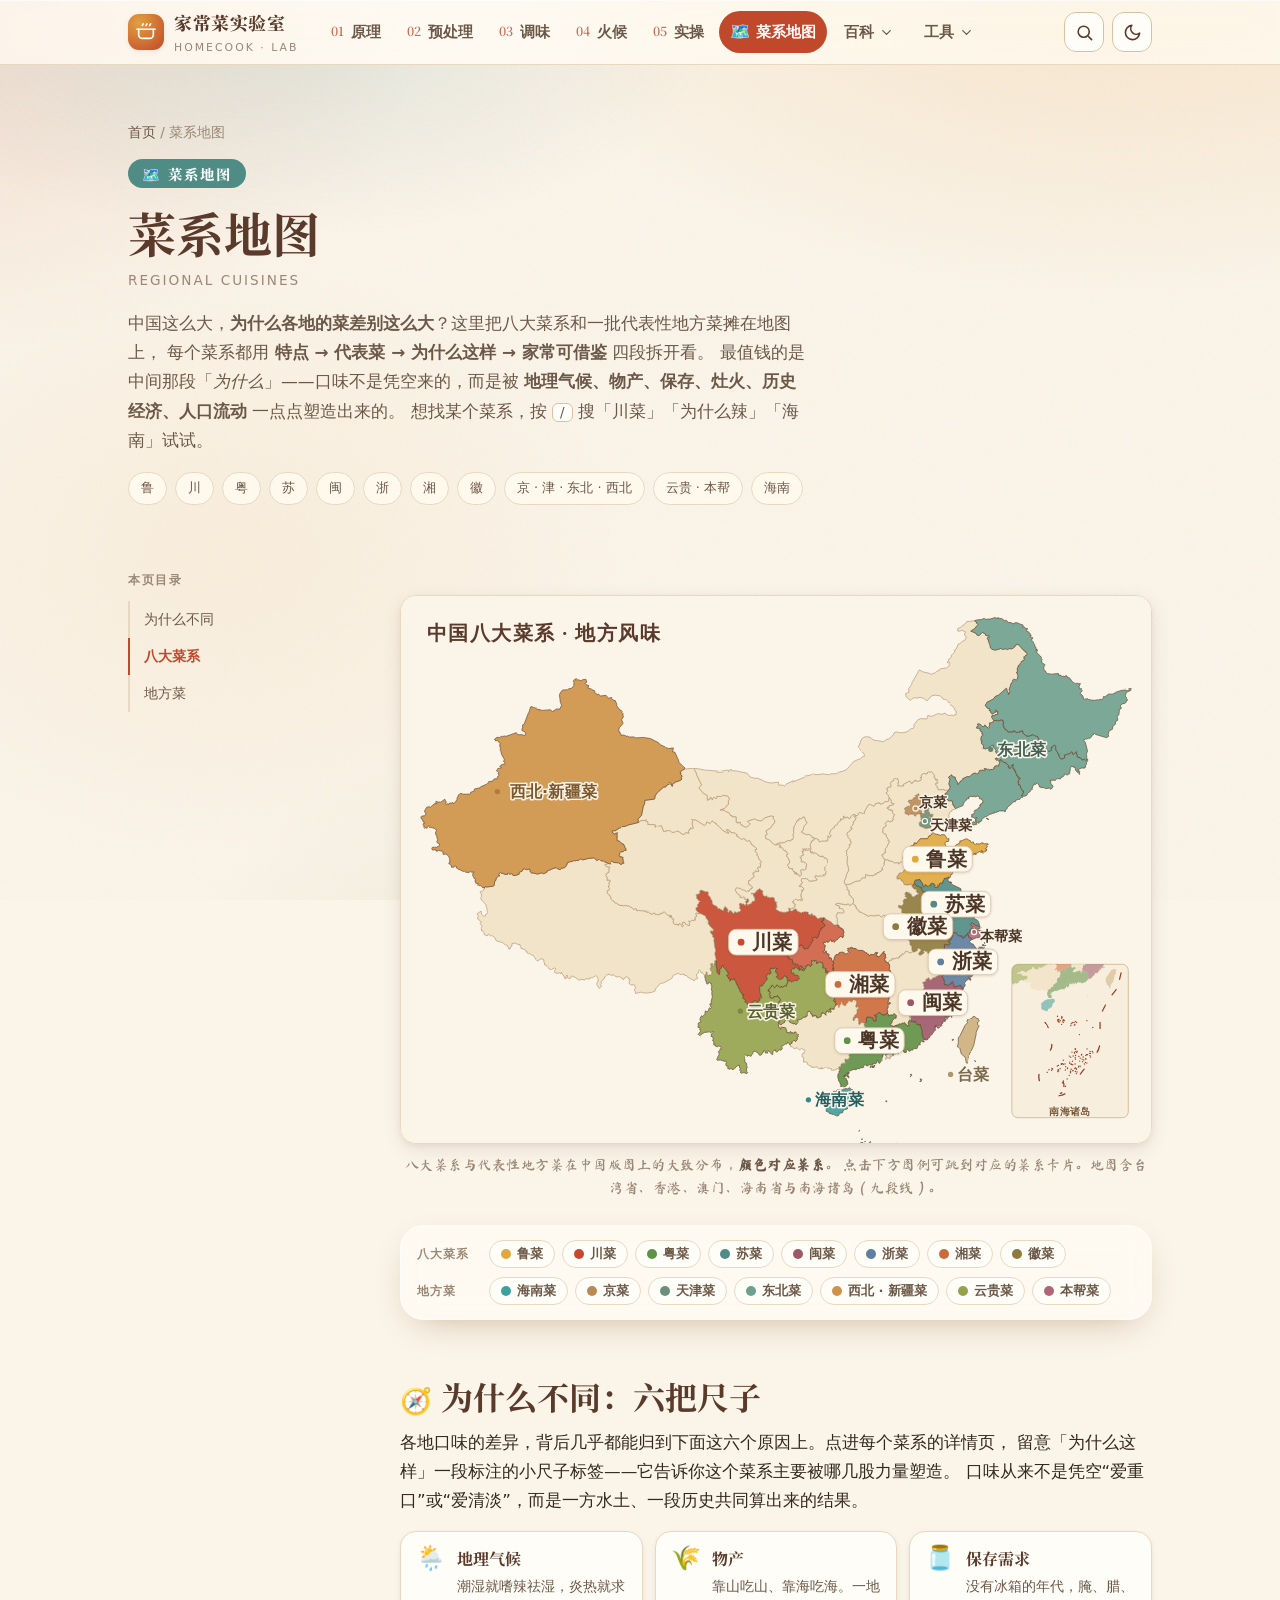
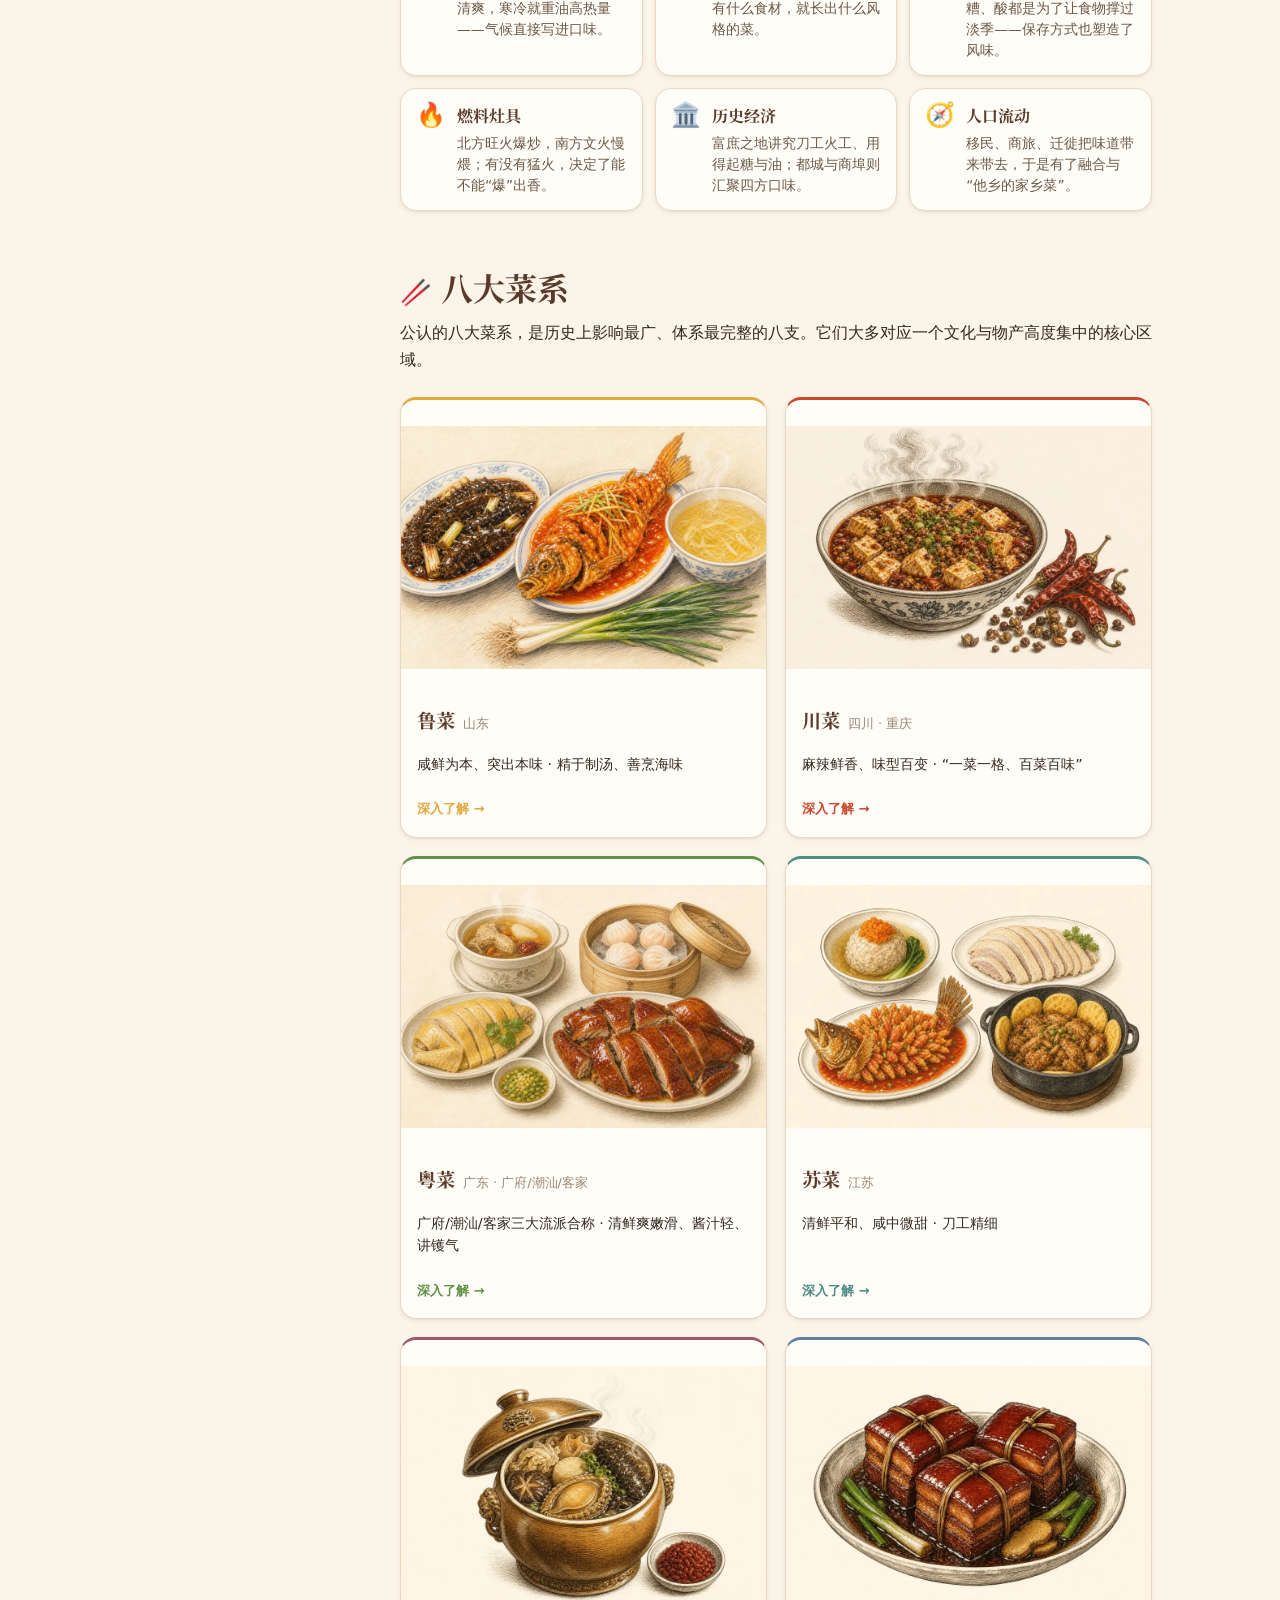
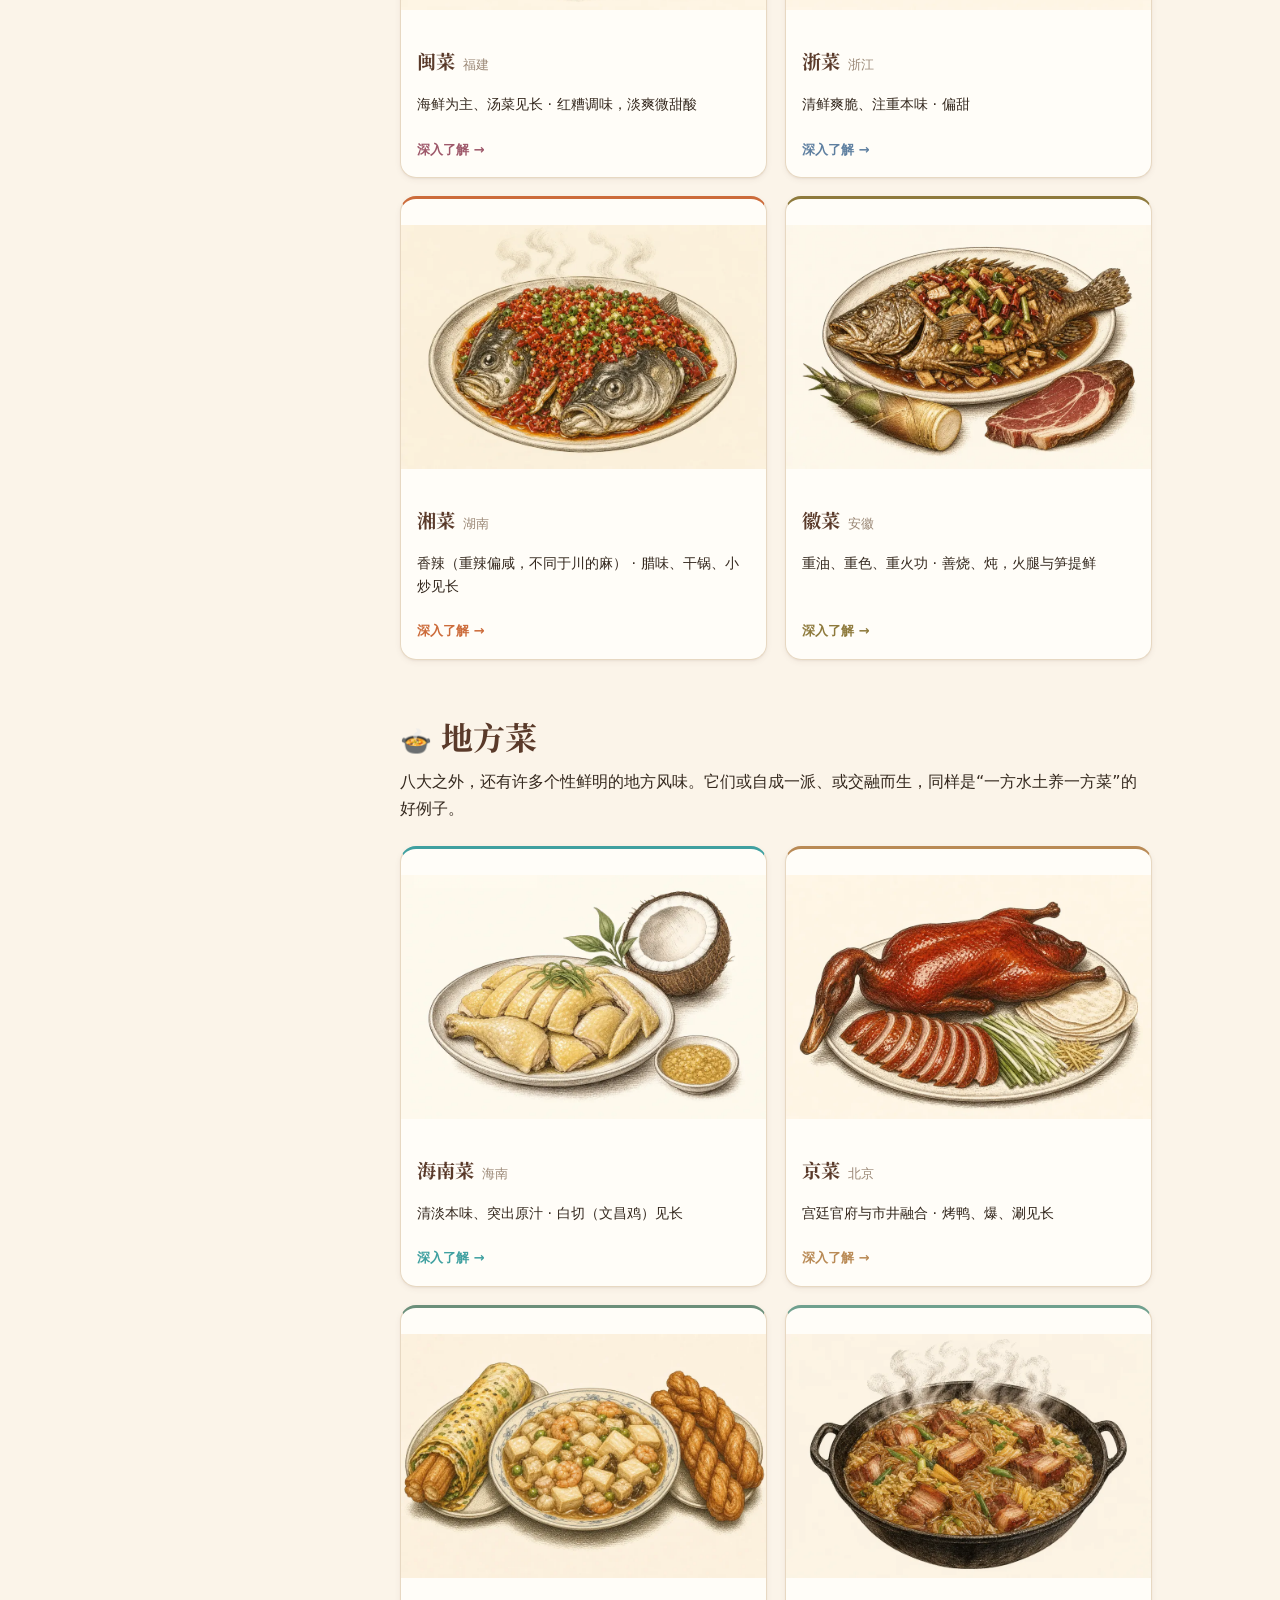
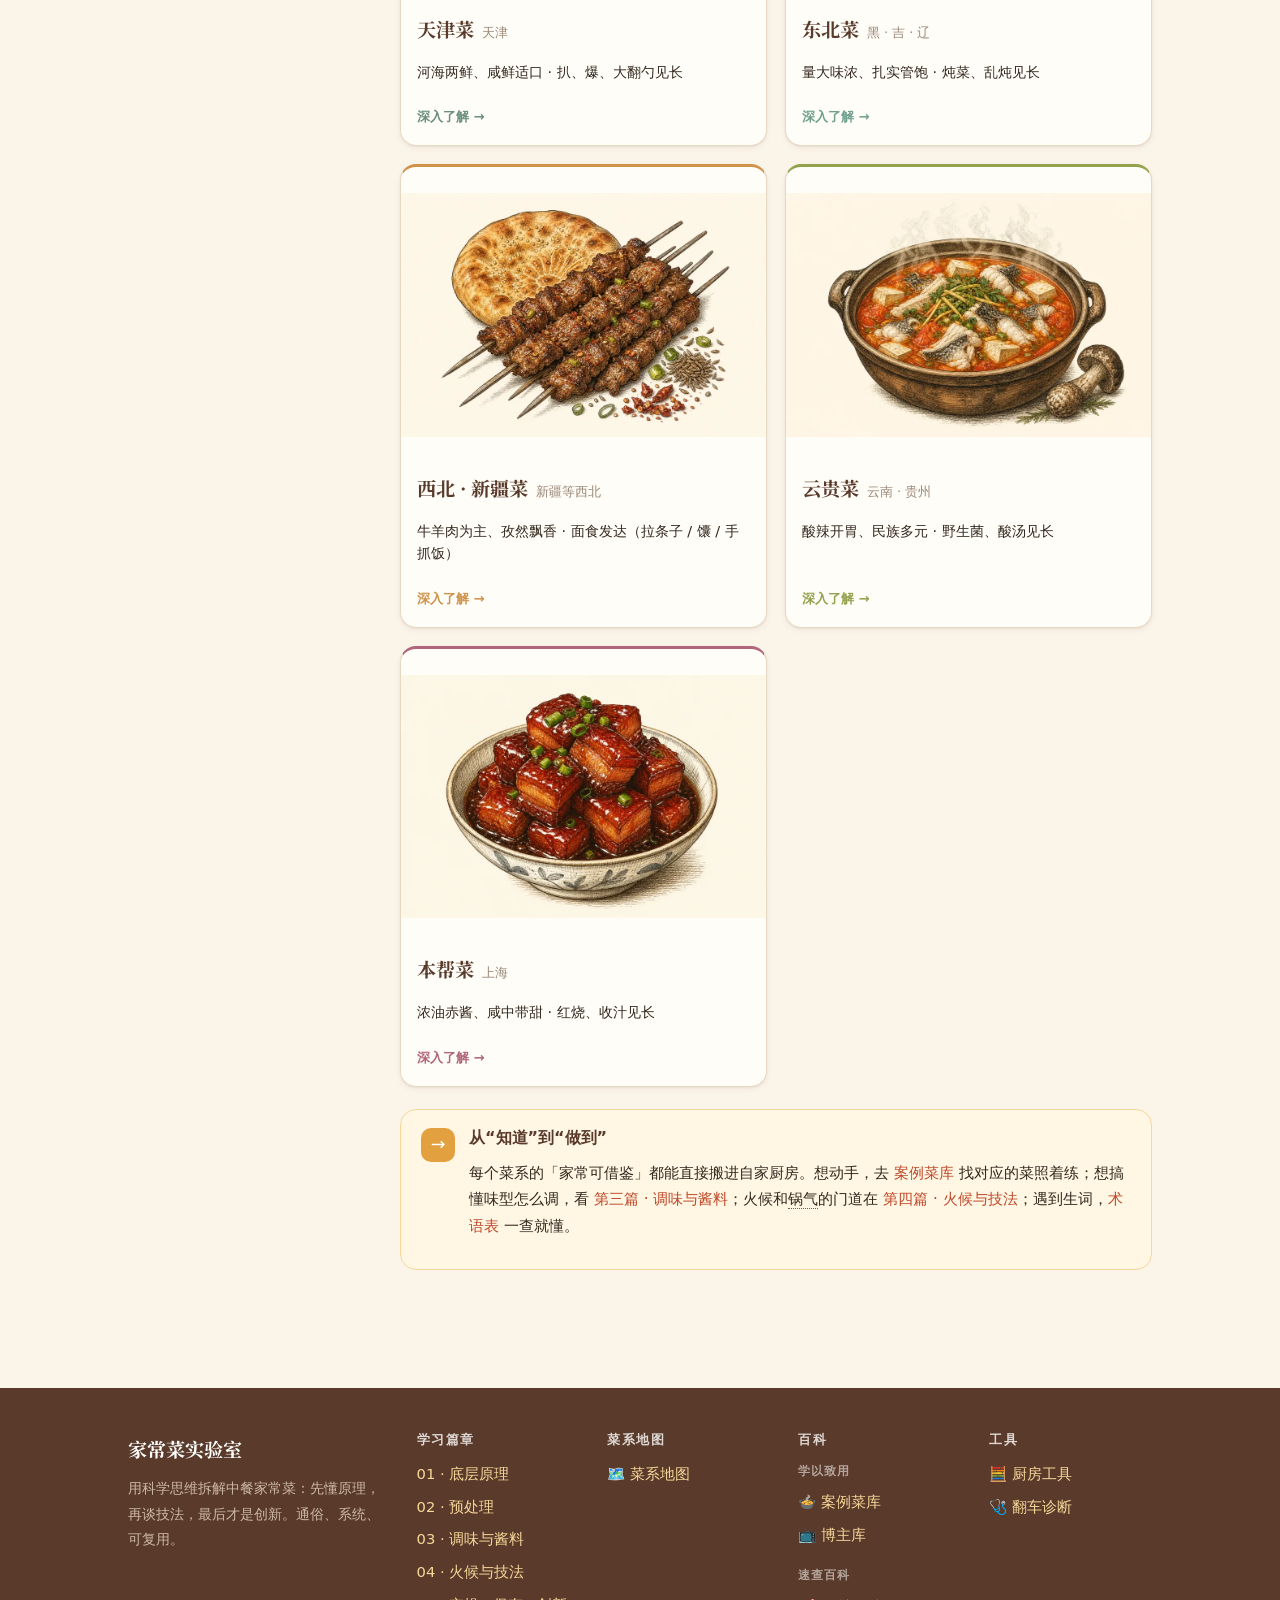
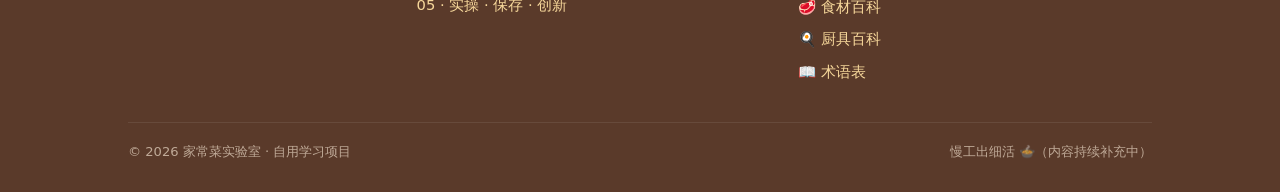
<file: cuisines.html>
<!DOCTYPE html>
<html lang="zh-CN">
<head>
  <meta charset="UTF-8" />
  <meta name="viewport" content="width=device-width, initial-scale=1.0, viewport-fit=cover" />
  <script>(function(){try{var t=localStorage.getItem('hcl-theme');if(t==='dark')document.documentElement.setAttribute('data-theme','dark');}catch(e){}})();</script>
  <title>菜系地图 | 家常菜实验室</title>
  <meta name="description" content="一张可检索的中国菜系地图：八大菜系 + 一批代表性地方菜，用「特点 / 代表菜 / 为什么这样 / 家常可借鉴」四段框架逐个拆解。重点回答「为什么不同」——从地理气候、物产、保存、燃料灶具、历史经济、人口流动六个视角，讲清每个菜系的成因。" />
  <link rel="preconnect" href="https://fonts.googleapis.com" />
  <link rel="preconnect" href="https://fonts.gstatic.com" crossorigin />
  <link href="https://fonts.googleapis.com/css2?family=Noto+Serif+SC:wght@500;700;900&display=swap" rel="stylesheet" />
  <link rel="stylesheet" href="assets/css/style.css" />
  <link rel="icon" href="data:image/svg+xml,%3Csvg xmlns='http://www.w3.org/2000/svg' viewBox='0 0 24 24'%3E%3Ctext y='20' font-size='20'%3E%F0%9F%8D%B2%3C/text%3E%3C/svg%3E" />
</head>
<body data-page="cuisines">

  <header class="page-head" style="--accent:#4F8C86">
    <div class="container">
      <div class="crumbs"><a href="index.html">首页</a> / 菜系地图</div>
      <span class="num-chip">🗺️ 菜系地图</span>
      <h1>菜系地图</h1>
      <div class="en">Regional Cuisines</div>
      <p class="intro">
        中国这么大，<strong>为什么各地的菜差别这么大</strong>？这里把八大菜系和一批代表性地方菜摊在地图上，
        每个菜系都用 <strong>特点 → 代表菜 → 为什么这样 → 家常可借鉴</strong> 四段拆开看。
        最值钱的是中间那段「<em>为什么</em>」——口味不是凭空来的，而是被
        <strong>地理气候、物产、保存、灶火、历史经济、人口流动</strong> 一点点塑造出来的。
        想找某个菜系，按 <kbd>/</kbd> 搜「川菜」「为什么辣」「海南」试试。
      </p>
      <div class="tag-row">
        <span class="pill">鲁</span><span class="pill">川</span><span class="pill">粤</span>
        <span class="pill">苏</span><span class="pill">闽</span><span class="pill">浙</span>
        <span class="pill">湘</span><span class="pill">徽</span>
        <span class="pill">京 · 津 · 东北 · 西北</span><span class="pill">云贵 · 本帮</span>
        <span class="pill">海南</span>
      </div>
    </div>
  </header>

  <div class="container section-tight">
    <div class="doc-layout">
      <aside class="toc" data-toc></aside>
      <article class="prose">

        <figure class="cuisine-hero reveal">
          <img src="assets/img/cuisines-map.svg"
               alt="中国菜系分布地图：八大菜系与代表性地方菜（含台湾省与南海诸岛）" />
          <figcaption>
            八大菜系与代表性地方菜在中国版图上的大致分布，<strong>颜色对应菜系</strong>。
            点击下方图例可跳到对应的菜系卡片。地图含台湾省、香港、澳门、海南省与南海诸岛（九段线）。
          </figcaption>
        </figure>

        <div class="cuisine-legend reveal" data-legend aria-label="菜系图例"></div>

        <h2 data-toc="为什么不同"><span class="idx">🧭</span>为什么不同：六把尺子</h2>
        <p>
          各地口味的差异，背后几乎都能归到下面这六个原因上。点进每个菜系的详情页，
          留意「为什么这样」一段标注的小尺子标签——它告诉你这个菜系主要被哪几股力量塑造。
          口味从来不是凭空“爱重口”或“爱清淡”，而是一方水土、一段历史共同算出来的结果。
        </p>
        <div class="lens-grid reveal" data-lenses></div>

        <h2 data-toc="八大菜系"><span class="idx">🥢</span>八大菜系</h2>
        <p class="cuisine-section-lead">
          公认的八大菜系，是历史上影响最广、体系最完整的八支。它们大多对应一个文化与物产高度集中的核心区域。
        </p>
        <div class="cu-cards" data-cuisines="八大菜系"></div>

        <h2 data-toc="地方菜"><span class="idx">🍲</span>地方菜</h2>
        <p class="cuisine-section-lead">
          八大之外，还有许多个性鲜明的地方风味。它们或自成一派、或交融而生，同样是“一方水土养一方菜”的好例子。
        </p>
        <div class="cu-cards" data-cuisines="地方菜"></div>

        <div class="note tip">
          <span class="badge">→</span>
          <div>
            <h4>从“知道”到“做到”</h4>
            <p>每个菜系的「家常可借鉴」都能直接搬进自家厨房。想动手，去 <a href="dishes.html">案例菜库</a> 找对应的菜照着练；想搞懂味型怎么调，看 <a href="sauces.html">第三篇 · 调味与酱料</a>；火候和锅气的门道在 <a href="techniques.html">第四篇 · 火候与技法</a>；遇到生词，<a href="glossary.html">术语表</a> 一查就懂。</p>
          </div>
        </div>

      </article>
    </div>
  </div>

  <script src="assets/js/data.js"></script>
  <script src="assets/js/main.js"></script>
  <script>
  (function () {
    const H = window.HCL || {};
    const CUS = H.cuisines || [];

    const esc = s => String(s).replace(/[&<>]/g, c => ({ '&': '&amp;', '<': '&lt;', '>': '&gt;' }[c]));

    // 六把尺子（“为什么不同”的分析维度）
    const LENS = {
      geo:  { emoji: '🌦️', label: '地理气候', desc: '潮湿就嗜辣祛湿，炎热就求清爽，寒冷就重油高热量——气候直接写进口味。' },
      crop: { emoji: '🌾', label: '物产',     desc: '靠山吃山、靠海吃海。一地有什么食材，就长出什么风格的菜。' },
      keep: { emoji: '🫙', label: '保存需求', desc: '没有冰箱的年代，腌、腊、糟、酸都是为了让食物撑过淡季——保存方式也塑造了风味。' },
      fire: { emoji: '🔥', label: '燃料灶具', desc: '北方旺火爆炒，南方文火慢煨；有没有猛火，决定了能不能“爆”出香。' },
      hist: { emoji: '🏛️', label: '历史经济', desc: '富庶之地讲究刀工火工、用得起糖与油；都城与商埠则汇聚四方口味。' },
      move: { emoji: '🧭', label: '人口流动', desc: '移民、商旅、迁徙把味道带来带去，于是有了融合与“他乡的家乡菜”。' },
    };

    // 渲染：六把尺子
    const lensHost = document.querySelector('[data-lenses]');
    if (lensHost) {
      lensHost.innerHTML = Object.keys(LENS).map(k => {
        const l = LENS[k];
        return `<div class="lens-card lens-${k}">
          <span class="lens-ic">${l.emoji}</span>
          <div class="lens-tx"><b>${l.label}</b><span>${esc(l.desc)}</span></div>
        </div>`;
      }).join('');
    }

    // 缩略卡：插图 + 名称 + 地区 + 一句话特点 + 深入了解；完整内容都在详情页
    const teaser = (c) => `
      <a class="cu-card reveal" id="cuisine-${c.id}" href="cuisine.html?id=${encodeURIComponent(c.id)}" style="--cu:${c.accent || 'var(--brick)'}">
        <figure class="cu-card-fig">
          <span class="cu-card-emoji" aria-hidden="true">${c.emoji || '🍴'}</span>
          <img src="assets/img/cuisine/${c.id}.webp?v=2" alt="${esc(c.name)}手绘插图" loading="lazy" width="900" height="600" onerror="this.remove()">
        </figure>
        <div class="cu-card-body">
          <div class="cu-card-top">
            <h3>${esc(c.name)}</h3>
            <span class="cu-card-region">${esc(c.region || '')}</span>
          </div>
          <p class="cu-card-traits">${esc((c.traits || []).slice(0, 2).join(' · '))}</p>
          <span class="cu-card-go">深入了解 →</span>
        </div>
      </a>`;

    document.querySelectorAll('[data-cuisines]').forEach(host => {
      const kind = host.getAttribute('data-cuisines');
      host.innerHTML = CUS.filter(c => c.kind === kind).map(teaser).join('');
    });

    // 渲染：可点击图例（跳到对应卡片并高亮）
    const legendHost = document.querySelector('[data-legend]');
    if (legendHost) {
      const chip = (c) => `<button class="cu-leg" data-go="cuisine-${c.id}" style="--cu:${c.accent || 'var(--brick)'}">
        <span class="cu-leg-dot"></span>${esc(c.name)}</button>`;
      const great = CUS.filter(c => c.kind === '八大菜系').map(chip).join('');
      const region = CUS.filter(c => c.kind === '地方菜').map(chip).join('');
      legendHost.innerHTML =
        `<div class="cu-leg-grp"><span class="cu-leg-h">八大菜系</span><div class="cu-leg-row">${great}</div></div>` +
        `<div class="cu-leg-grp"><span class="cu-leg-h">地方菜</span><div class="cu-leg-row">${region}</div></div>`;
      legendHost.addEventListener('click', (e) => {
        const btn = e.target.closest('[data-go]');
        if (!btn) return;
        const el = document.getElementById(btn.getAttribute('data-go'));
        if (!el) return;
        el.scrollIntoView({ behavior: 'smooth', block: 'start' });
        el.classList.remove('flash');
        void el.offsetWidth;
        el.classList.add('flash');
      });
    }

    // 卡片是脚本注入的：此脚本先于 DOMContentLoaded 执行，
    // 之后 main.js 会统一处理目录 / 术语自动标注 / 进场动画。这里只补一次进场观察。
    if (window.setupReveal) window.setupReveal();
  })();
  </script>
</body>
</html>
</file>
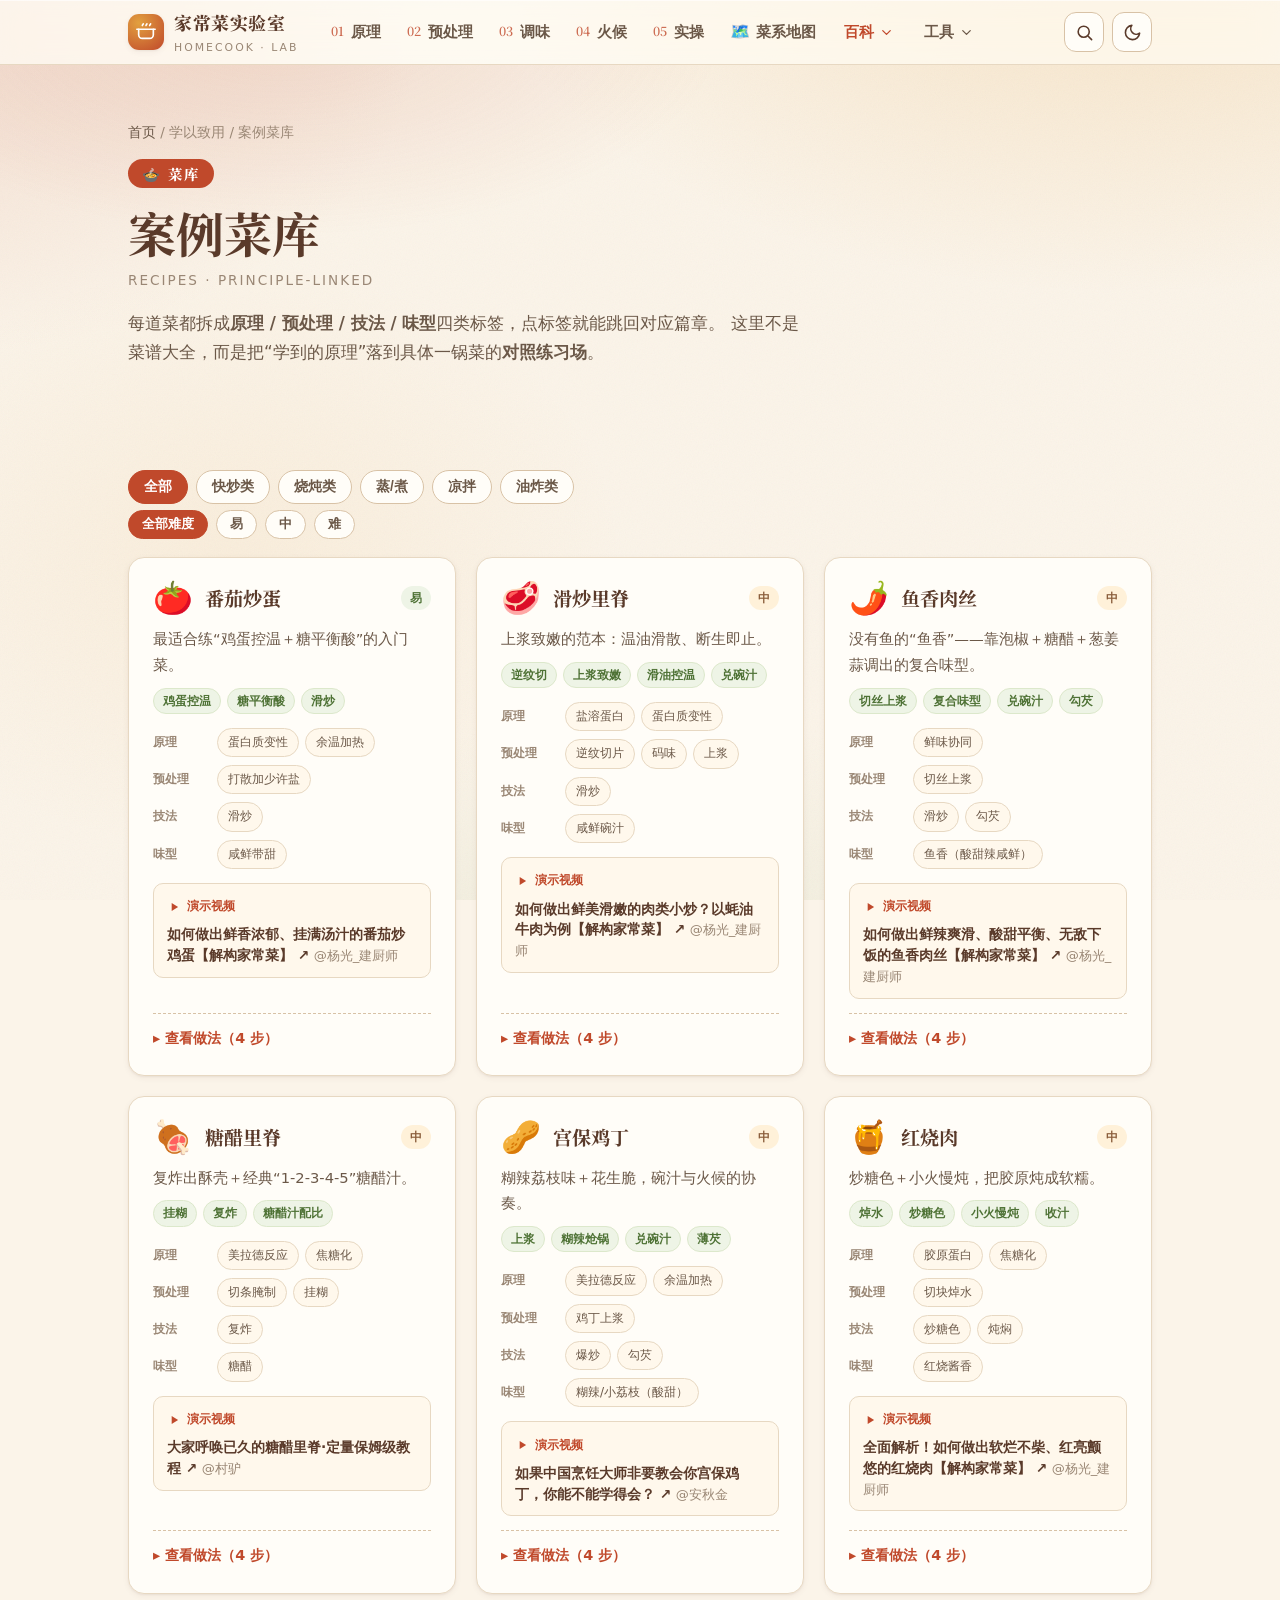
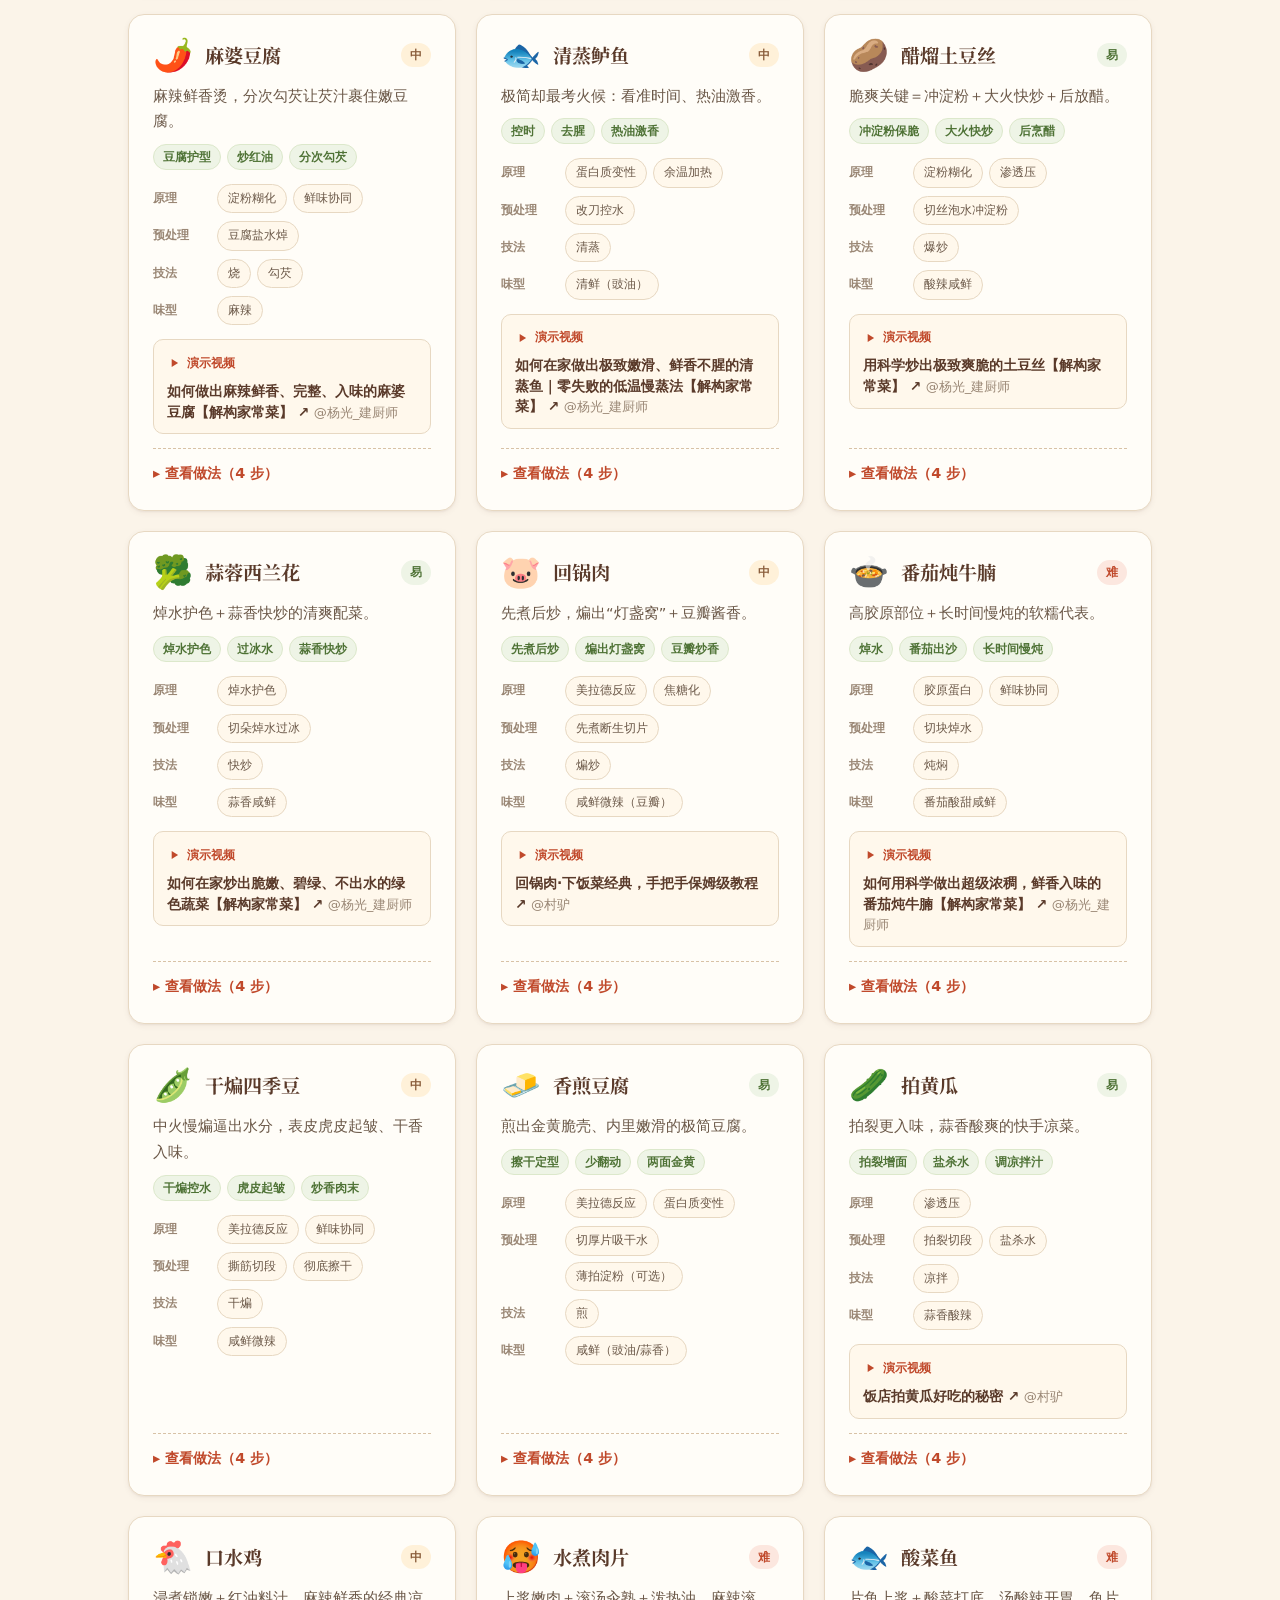
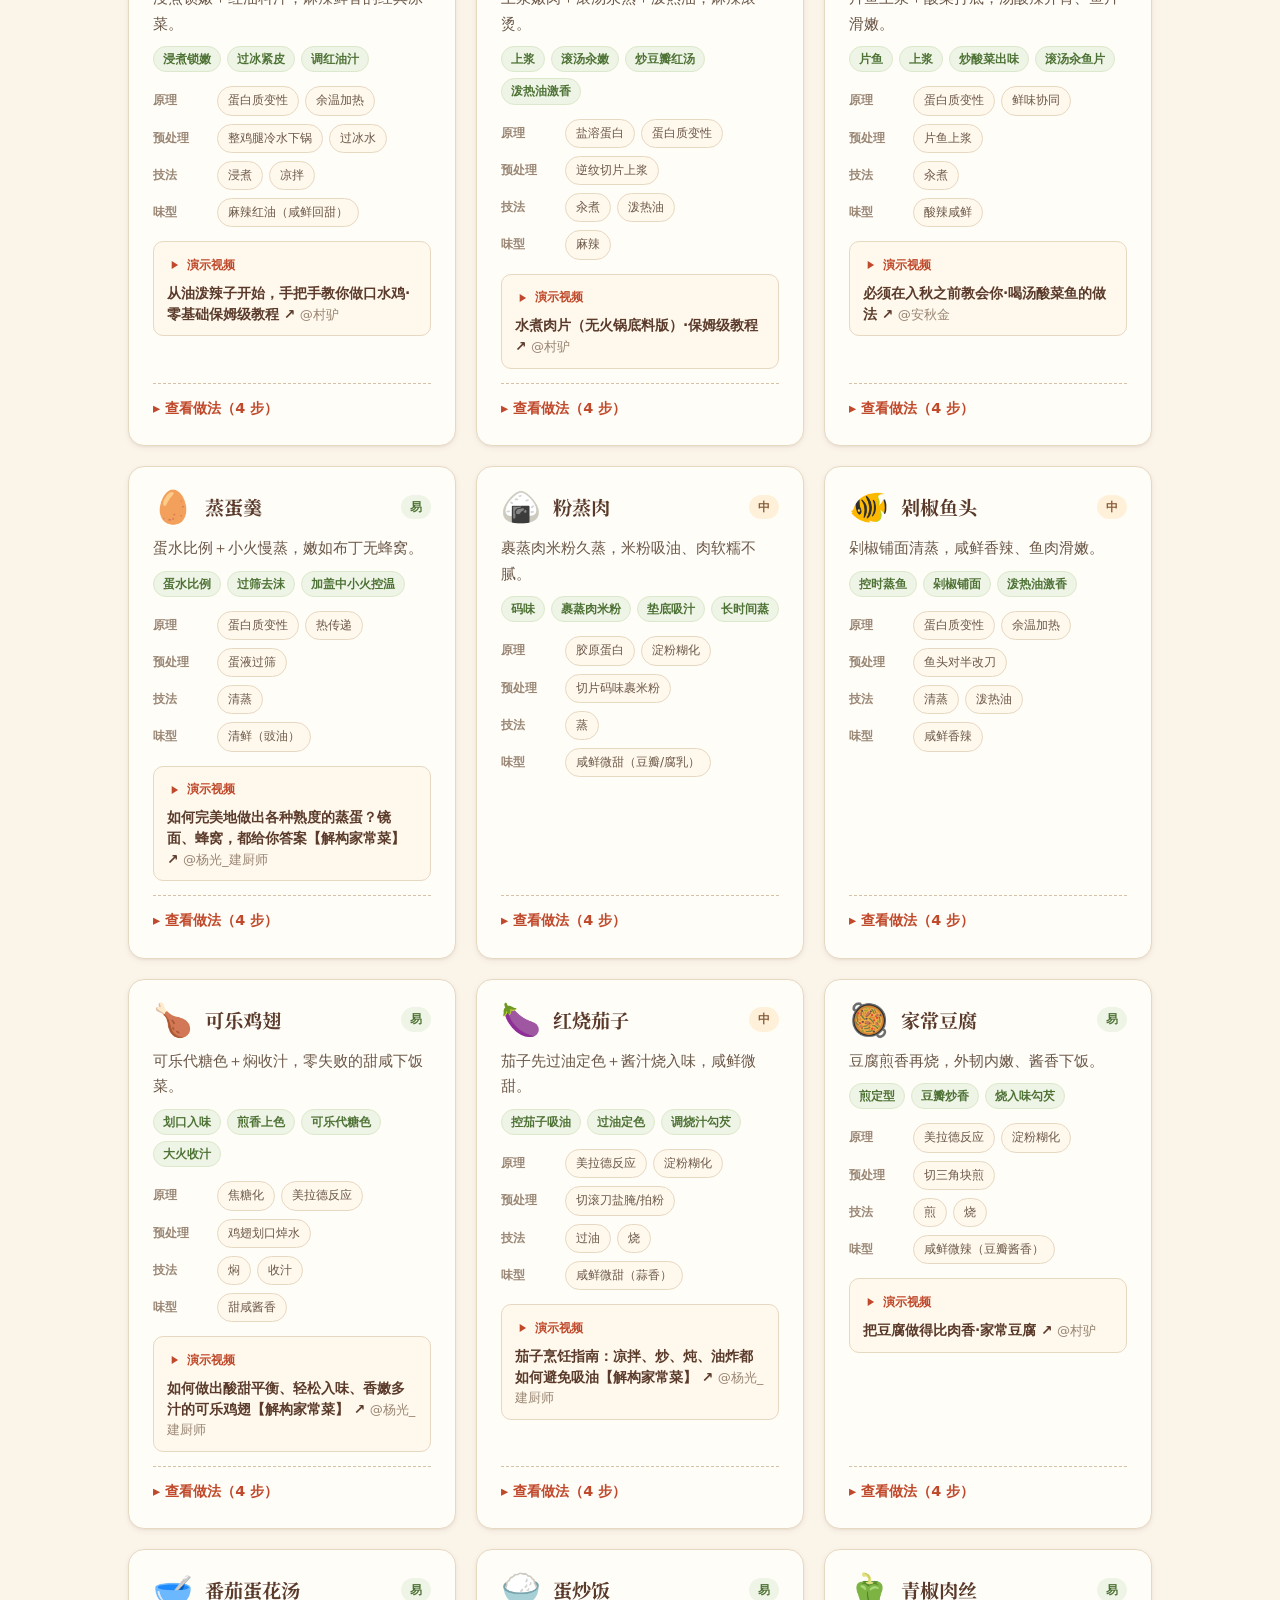
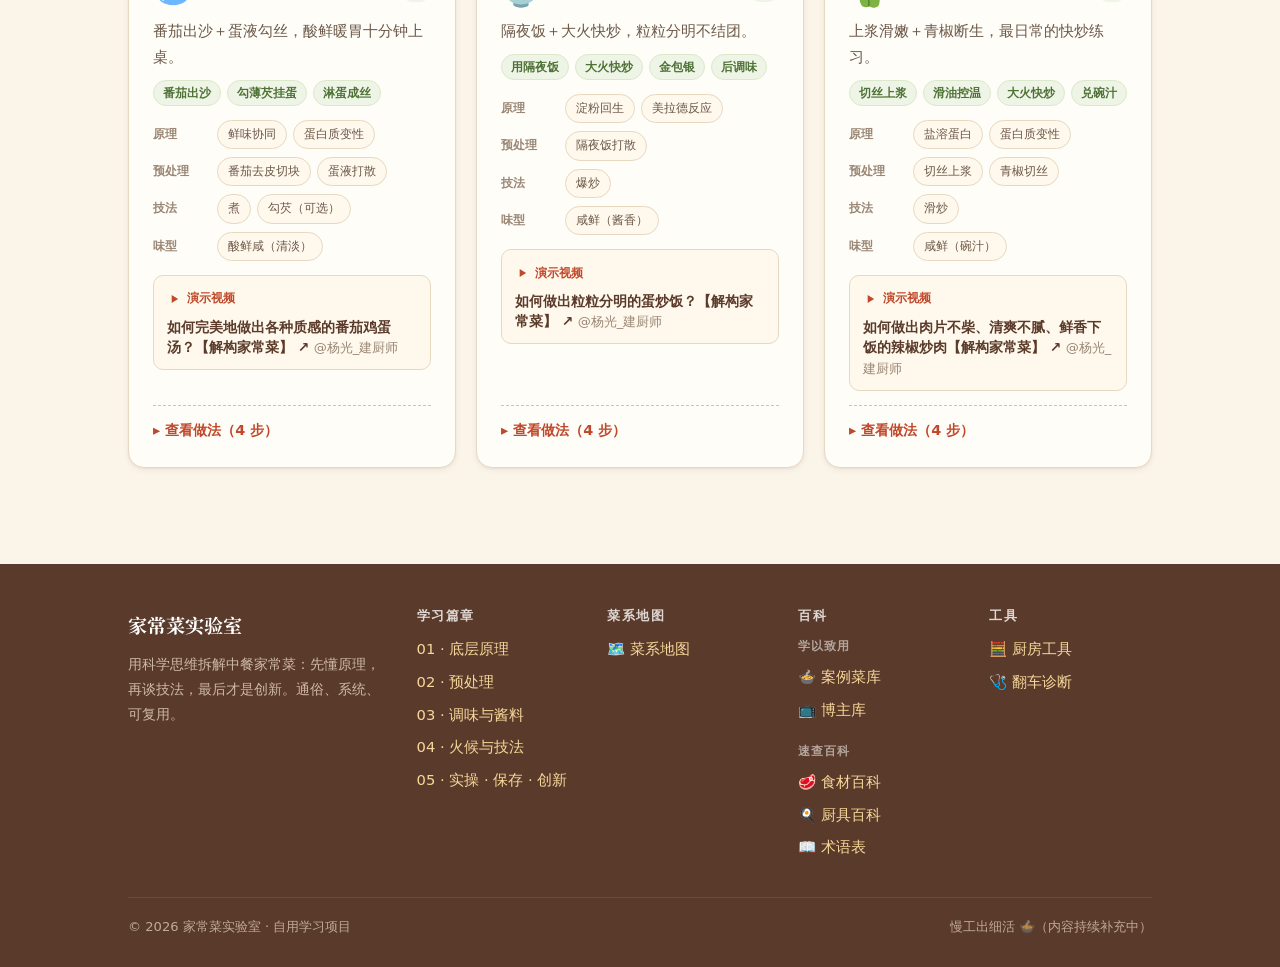
<file: dishes.html>
<!DOCTYPE html>
<html lang="zh-CN">
<head>
  <meta charset="UTF-8" />
  <meta name="viewport" content="width=device-width, initial-scale=1.0, viewport-fit=cover" />
  <script>(function(){try{var t=localStorage.getItem('hcl-theme');if(t==='dark')document.documentElement.setAttribute('data-theme','dark');}catch(e){}})();</script>
  <title>案例菜库 | 家常菜实验室</title>
  <meta name="description" content="经典家常菜案例库：每道菜标注用到的原理、预处理、技法与味型，并双向链接到对应篇章。学完原理，立刻看它怎么落地。" />
  <link rel="preconnect" href="https://fonts.googleapis.com" />
  <link rel="preconnect" href="https://fonts.gstatic.com" crossorigin />
  <link href="https://fonts.googleapis.com/css2?family=Noto+Serif+SC:wght@500;700;900&display=swap" rel="stylesheet" />
  <link rel="stylesheet" href="assets/css/style.css" />
  <link rel="icon" href="data:image/svg+xml,%3Csvg xmlns='http://www.w3.org/2000/svg' viewBox='0 0 24 24'%3E%3Ctext y='20' font-size='20'%3E%F0%9F%8D%B2%3C/text%3E%3C/svg%3E" />
</head>
<body data-page="dishes">

  <header class="page-head" style="--accent:#C0492B">
    <div class="container">
      <div class="crumbs"><a href="index.html">首页</a> / 学以致用 / 案例菜库</div>
      <span class="num-chip">🍲 菜库</span>
      <h1>案例菜库</h1>
      <div class="en">Recipes · Principle-linked</div>
      <p class="intro">
        每道菜都拆成<strong>原理 / 预处理 / 技法 / 味型</strong>四类标签，点标签就能跳回对应篇章。
        这里不是菜谱大全，而是把“学到的原理”落到具体一锅菜的<strong>对照练习场</strong>。
      </p>
    </div>
  </header>

  <div class="container section-tight">
    <div class="filter-bar" data-filter aria-label="按技法筛选"></div>
    <div class="filter-bar filter-sub" data-filter-lv aria-label="按难度筛选"></div>
    <div class="dish-grid" data-dishes></div>
  </div>

  <script src="assets/js/data.js"></script>
  <script src="assets/js/main.js"></script>
  <script>
  (function () {
    const D = window.HCL.dishes || [];
    const CREATORS = (window.HCL && window.HCL.creators) || [];
    const esc = s => String(s == null ? '' : s).replace(/[&<>"]/g, c => ({ '&': '&amp;', '<': '&lt;', '>': '&gt;', '"': '&quot;' }[c]));
    const PLAY = '<svg viewBox="0 0 24 24" fill="currentColor" aria-hidden="true"><path d="M8 5v14l11-7z"/></svg>';

    // 技法归类（按特征技法落桶；优先级从上到下）
    function catOf(d) {
      const t = (d.tech || []).map(x => x[0]).join('');
      if (/凉拌/.test(t)) return '凉拌';
      if (/炸/.test(t)) return '油炸类';
      if (/蒸|汆|羹|浸|煮/.test(t)) return '蒸/煮';
      if (/烧|炖|焖|糖色|收汁/.test(t)) return '烧炖类';
      if (/炒|爆|煸|煎|熘/.test(t)) return '快炒类';
      return '其他';
    }
    const cats = ['全部', '快炒类', '烧炖类', '蒸/煮', '凉拌', '油炸类'];
    const levels = ['全部难度', '易', '中', '难'];

    const filterEl = document.querySelector('[data-filter]');
    const levelEl = document.querySelector('[data-filter-lv]');
    const gridEl = document.querySelector('[data-dishes]');
    let active = '全部';
    let activeLv = '全部难度';

    filterEl.innerHTML = cats.map((c, i) =>
      `<button class="chip${i === 0 ? ' active' : ''}" data-cat="${esc(c)}">${esc(c)}</button>`).join('');
    levelEl.innerHTML = levels.map((c, i) =>
      `<button class="chip lv-chip${i === 0 ? ' active' : ''}" data-lv="${esc(c)}">${esc(c)}</button>`).join('');

    function xref(arr) {
      return `<div class="xref">${(arr || []).map(([label, href]) =>
        `<a href="${esc(href)}">${esc(label)}</a>`).join('')}</div>`;
    }

    function skillsRow(d) {
      if (!d.skills || !d.skills.length) return '';
      return `<div class="dish-skills">${d.skills.map(s => `<span class="sk">${esc(s)}</span>`).join('')}</div>`;
    }

    const nameOf = id => { const c = CREATORS.find(x => x.id === id); return c ? c.name : ''; };

    // 演示视频：只渲染有 url 的深链；标注博主并链回博主库
    function refsRow(d) {
      const refs = (d.refs || []).filter(r => r && r.url);
      if (!refs.length) return '';
      return `<div class="dish-refs">
        <span class="dr-k">${PLAY} 演示视频</span>
        <div class="dr-list">${refs.map(r => {
          const cname = nameOf(r.creator);
          const label = r.title || cname || '观看视频';
          const by = cname ? ` <a class="dr-by" href="creators.html#creator-${esc(r.creator)}">@${esc(cname)}</a>` : '';
          return `<span class="dr-item"><a class="dr-link" href="${esc(r.url)}" target="_blank" rel="noopener noreferrer">${esc(label)} ↗</a>${by}</span>`;
        }).join('')}</div>
      </div>`;
    }

    function render() {
      const list = D.filter(d =>
        (active === '全部' || catOf(d) === active) &&
        (activeLv === '全部难度' || d.level === activeLv));
      gridEl.innerHTML = list.length ? list.map(d => `
        <article class="card dish-card reveal" id="dish-${esc(d.id)}">
          <div class="dh">
            <span class="demoji">${esc(d.emoji)}</span>
            <h3>${esc(d.name)}</h3>
            <span class="lvl ${esc(d.level)}">${esc(d.level)}</span>
          </div>
          <p class="dsum">${esc(d.summary)}</p>
          ${skillsRow(d)}
          <div class="dish-meta">
            <div class="row"><span class="k">原理</span>${xref(d.principles)}</div>
            <div class="row"><span class="k">预处理</span>${xref(d.prep)}</div>
            <div class="row"><span class="k">技法</span>${xref(d.tech)}</div>
            <div class="row"><span class="k">味型</span>${xref(d.taste)}</div>
          </div>
          ${refsRow(d)}
          <details>
            <summary>查看做法（${(d.steps || []).length} 步）</summary>
            <ol>${(d.steps || []).map(s => `<li>${esc(s)}</li>`).join('')}</ol>
          </details>
        </article>`).join('') : '<p class="empty-hint">没有符合条件的菜，换个筛选试试。</p>';
      if (window.setupReveal) window.setupReveal();
      const hash = location.hash;
      if (hash) { const t = document.querySelector(hash); if (t) { t.scrollIntoView({ behavior: 'smooth', block: 'center' }); t.querySelector('details')?.setAttribute('open', ''); } }
    }

    filterEl.addEventListener('click', e => {
      const b = e.target.closest('.chip'); if (!b) return;
      active = b.dataset.cat;
      filterEl.querySelectorAll('.chip').forEach(c => c.classList.toggle('active', c === b));
      render();
    });
    levelEl.addEventListener('click', e => {
      const b = e.target.closest('.chip'); if (!b) return;
      activeLv = b.dataset.lv;
      levelEl.querySelectorAll('.chip').forEach(c => c.classList.toggle('active', c === b));
      render();
    });
    render();
  })();
  </script>
</body>
</html>
</file>
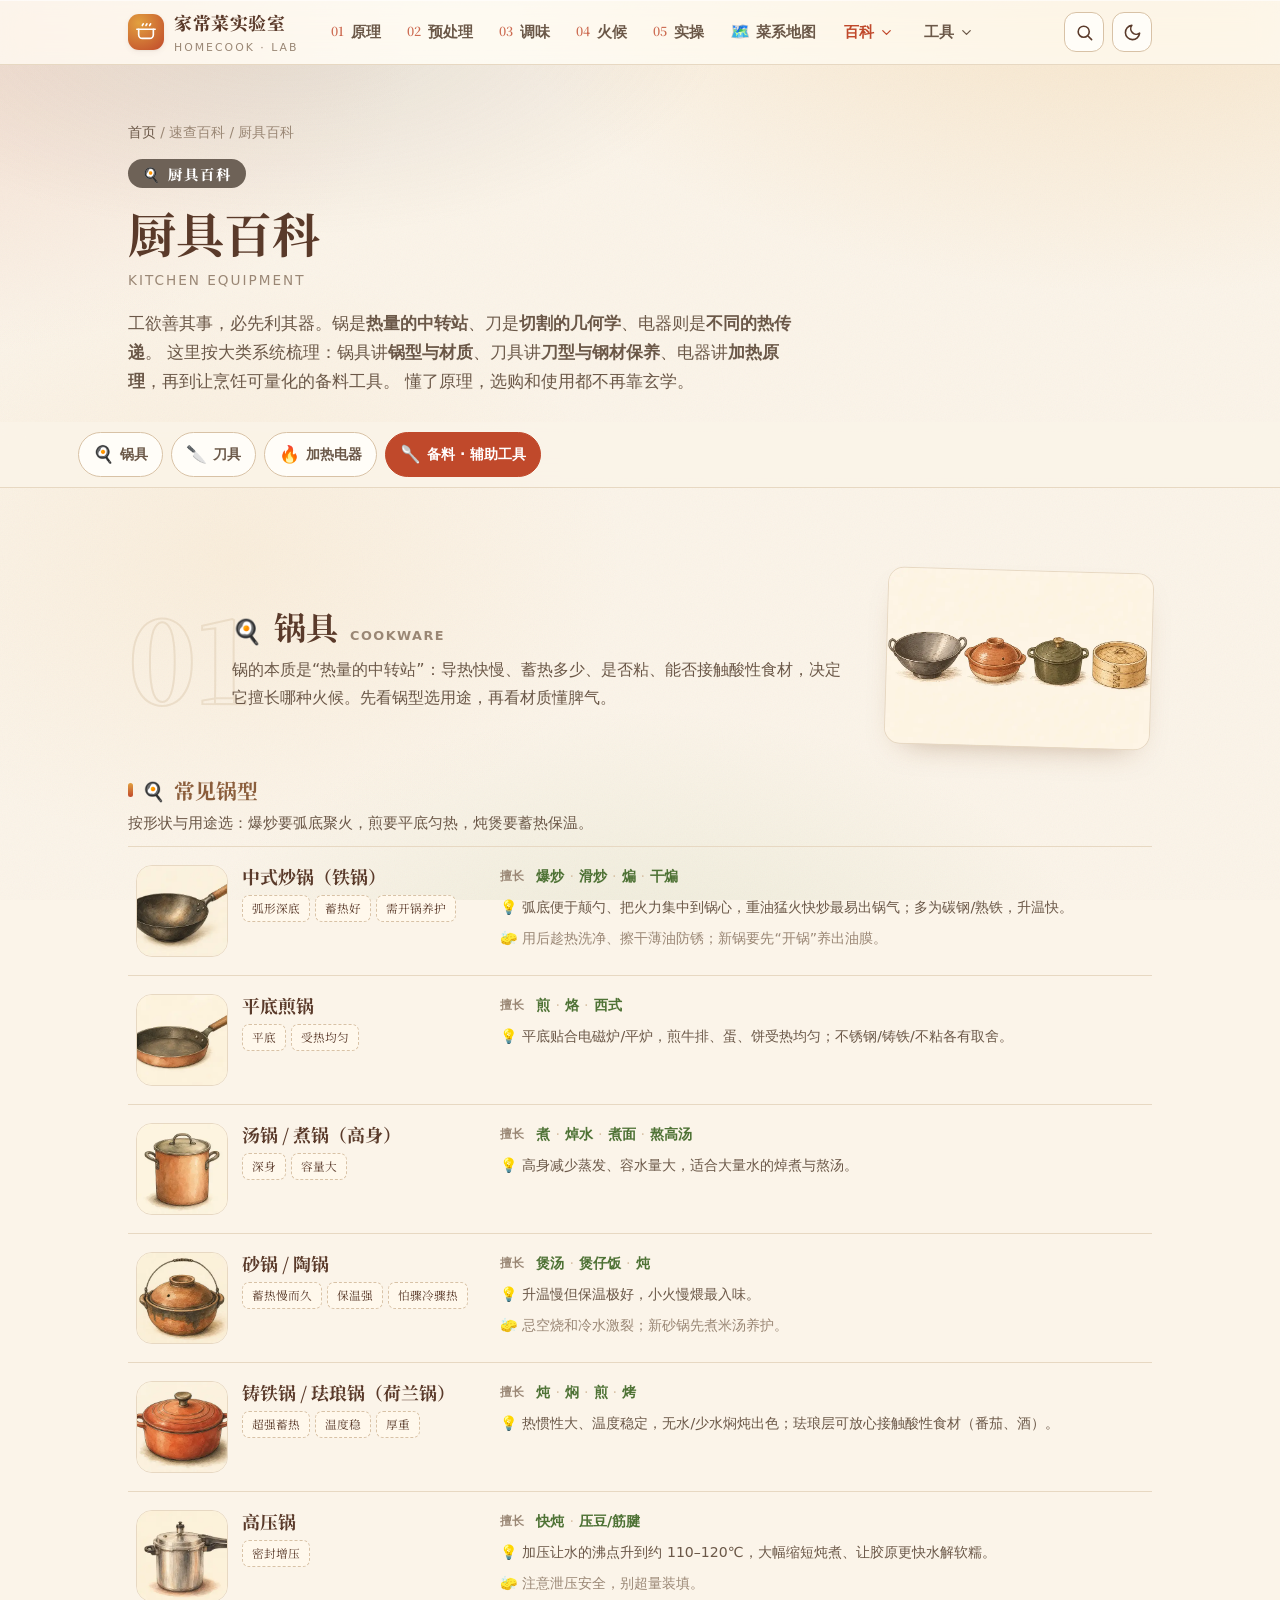
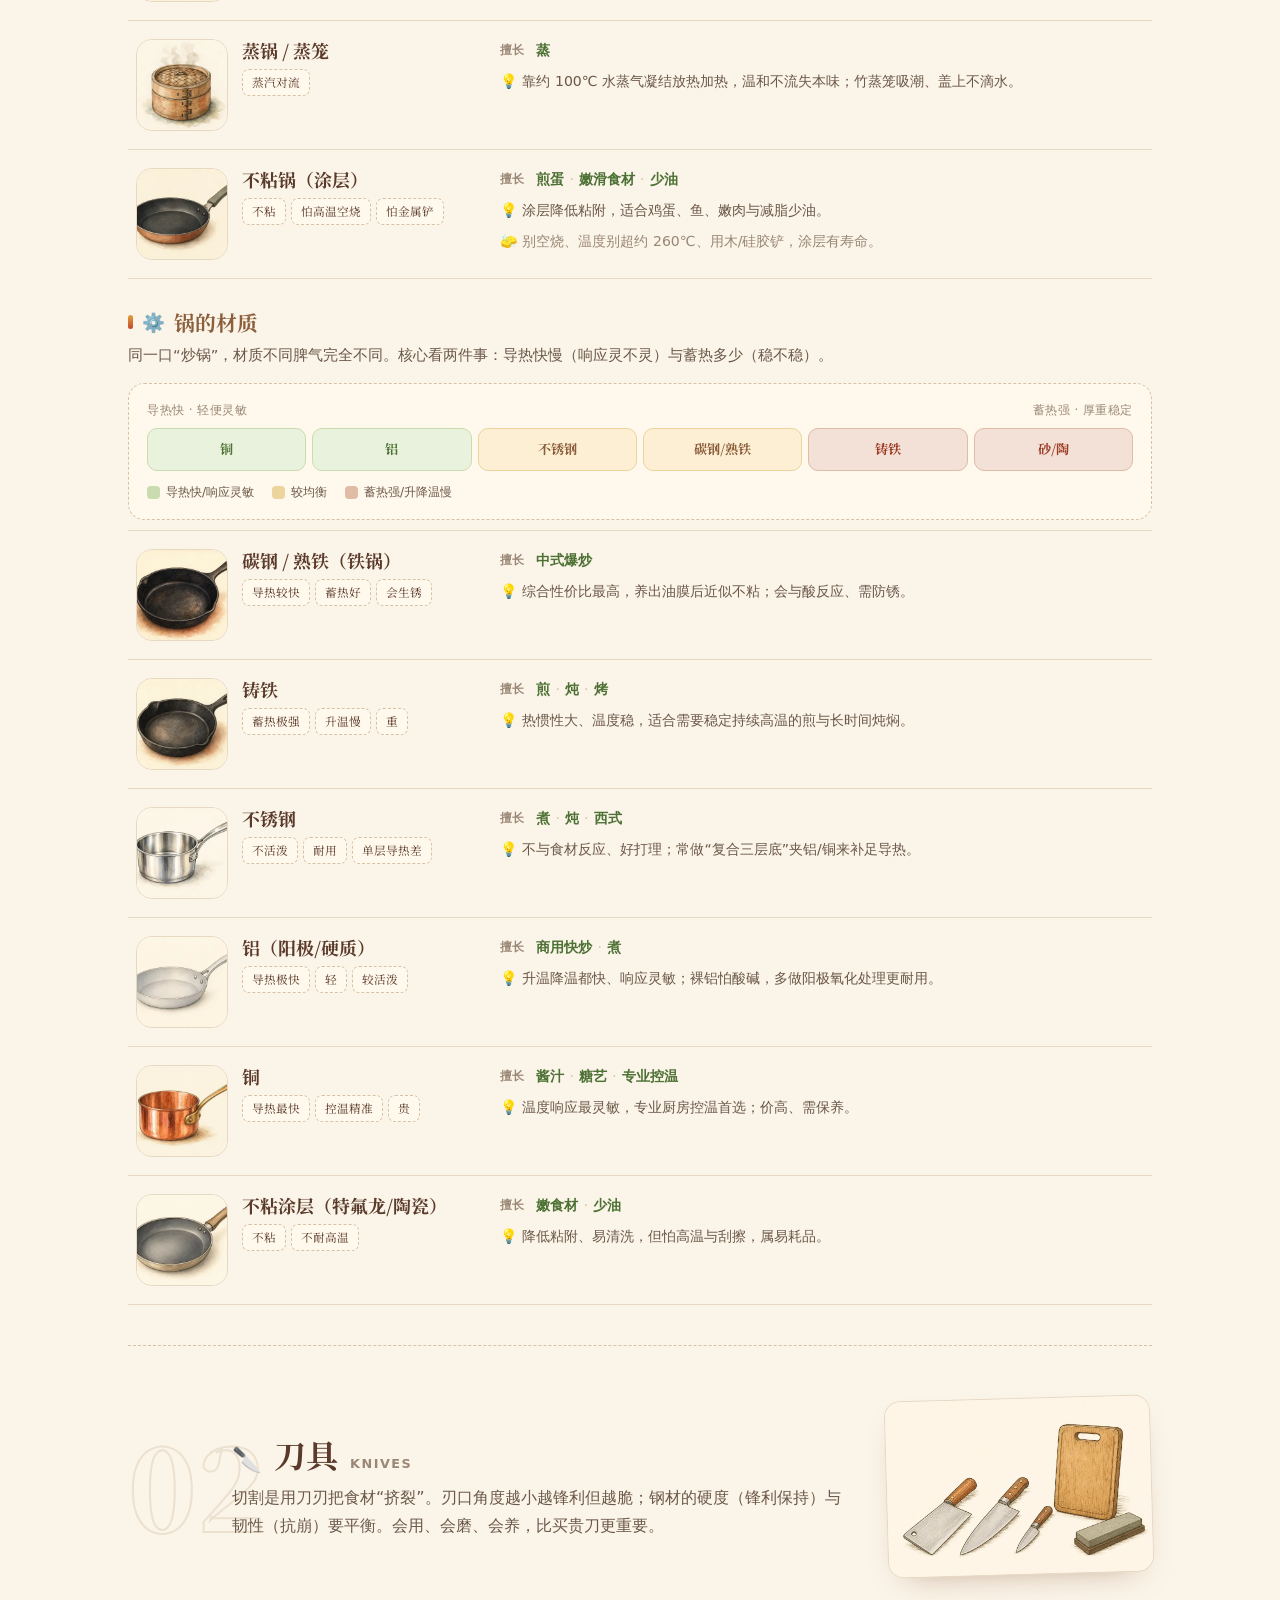
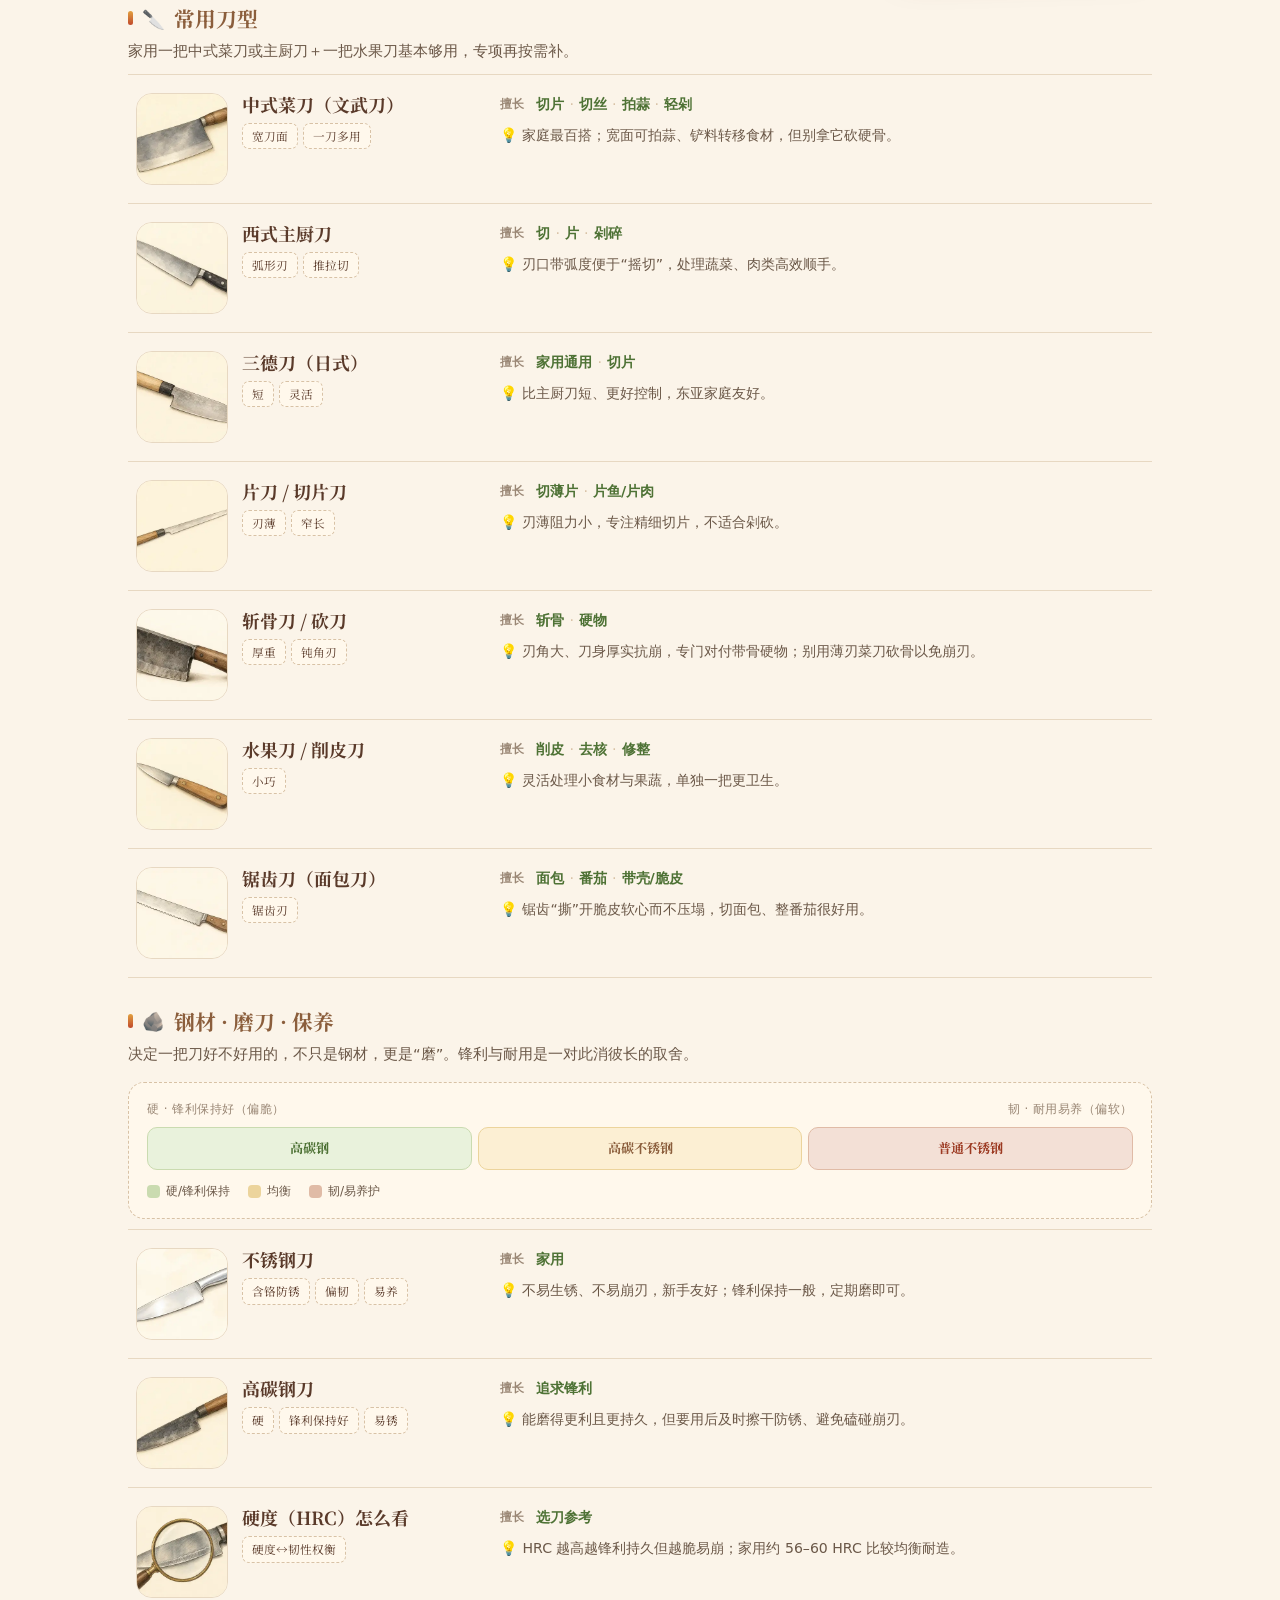
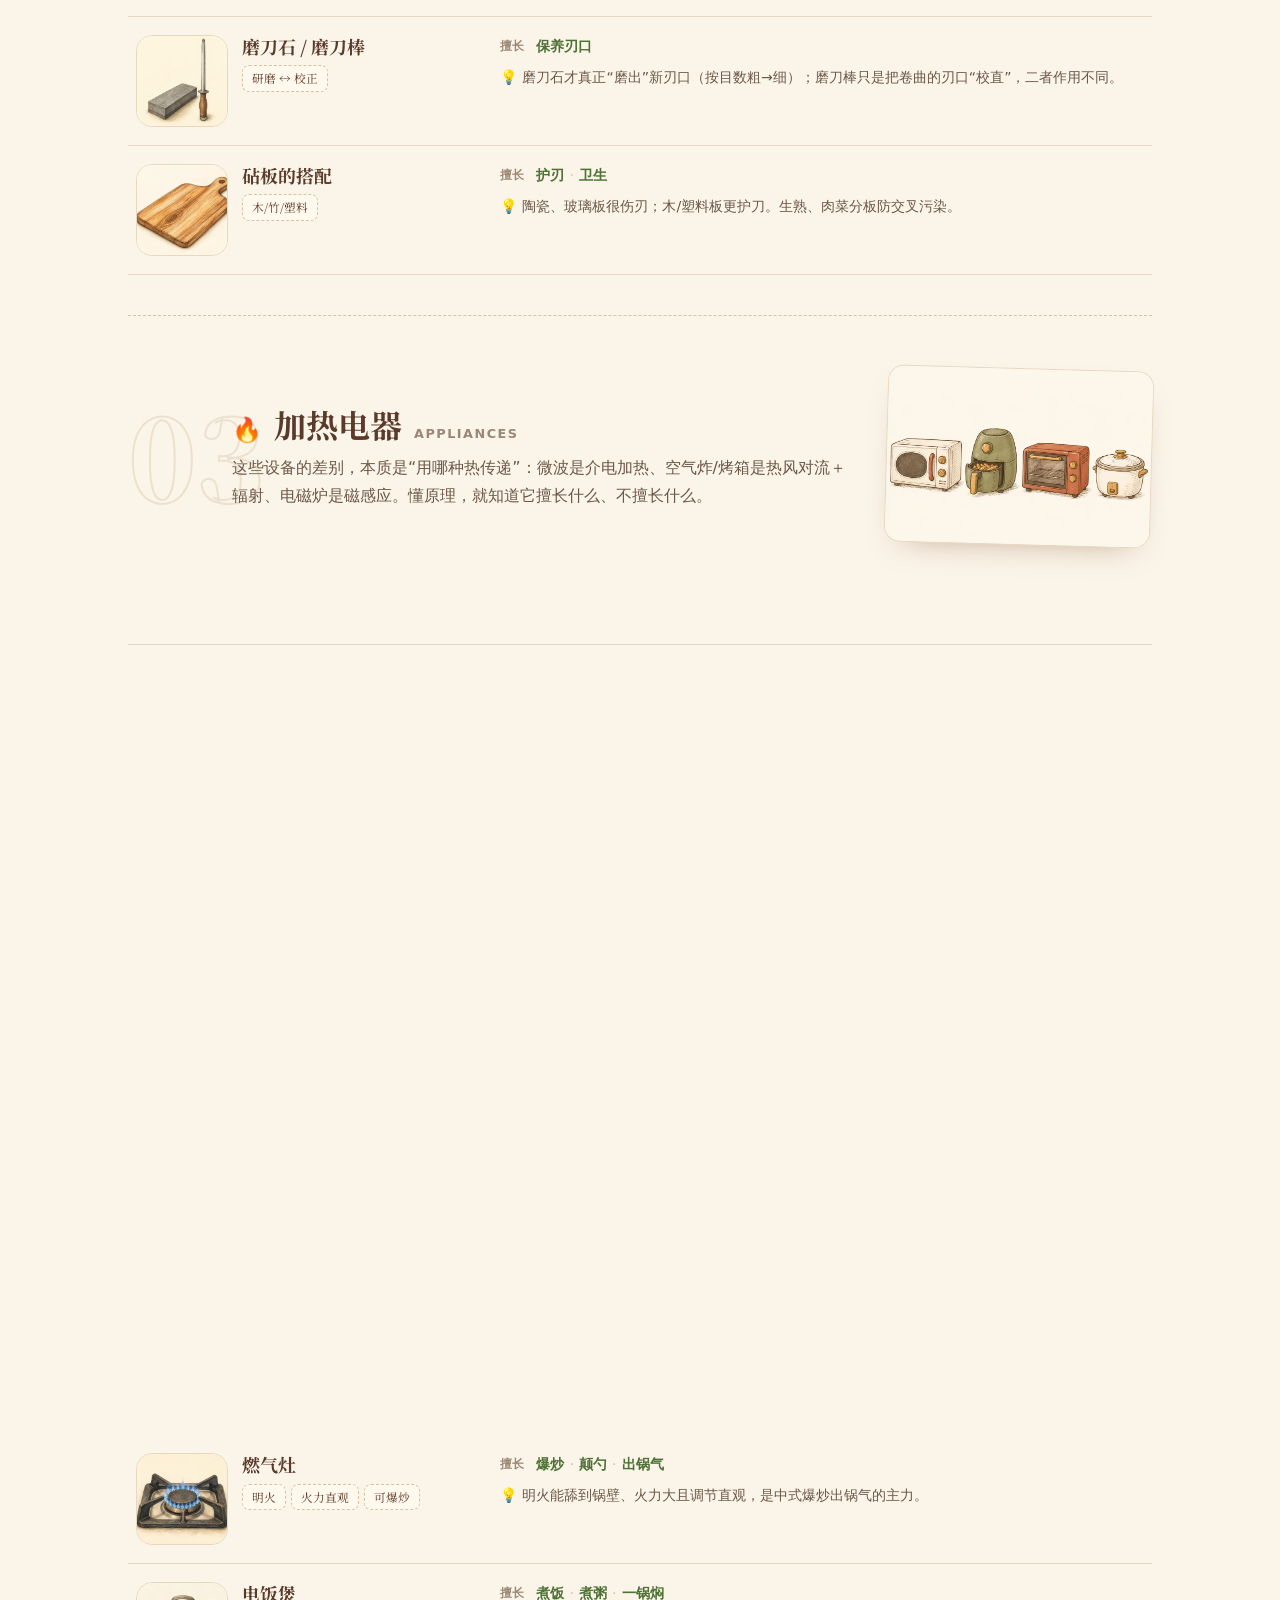
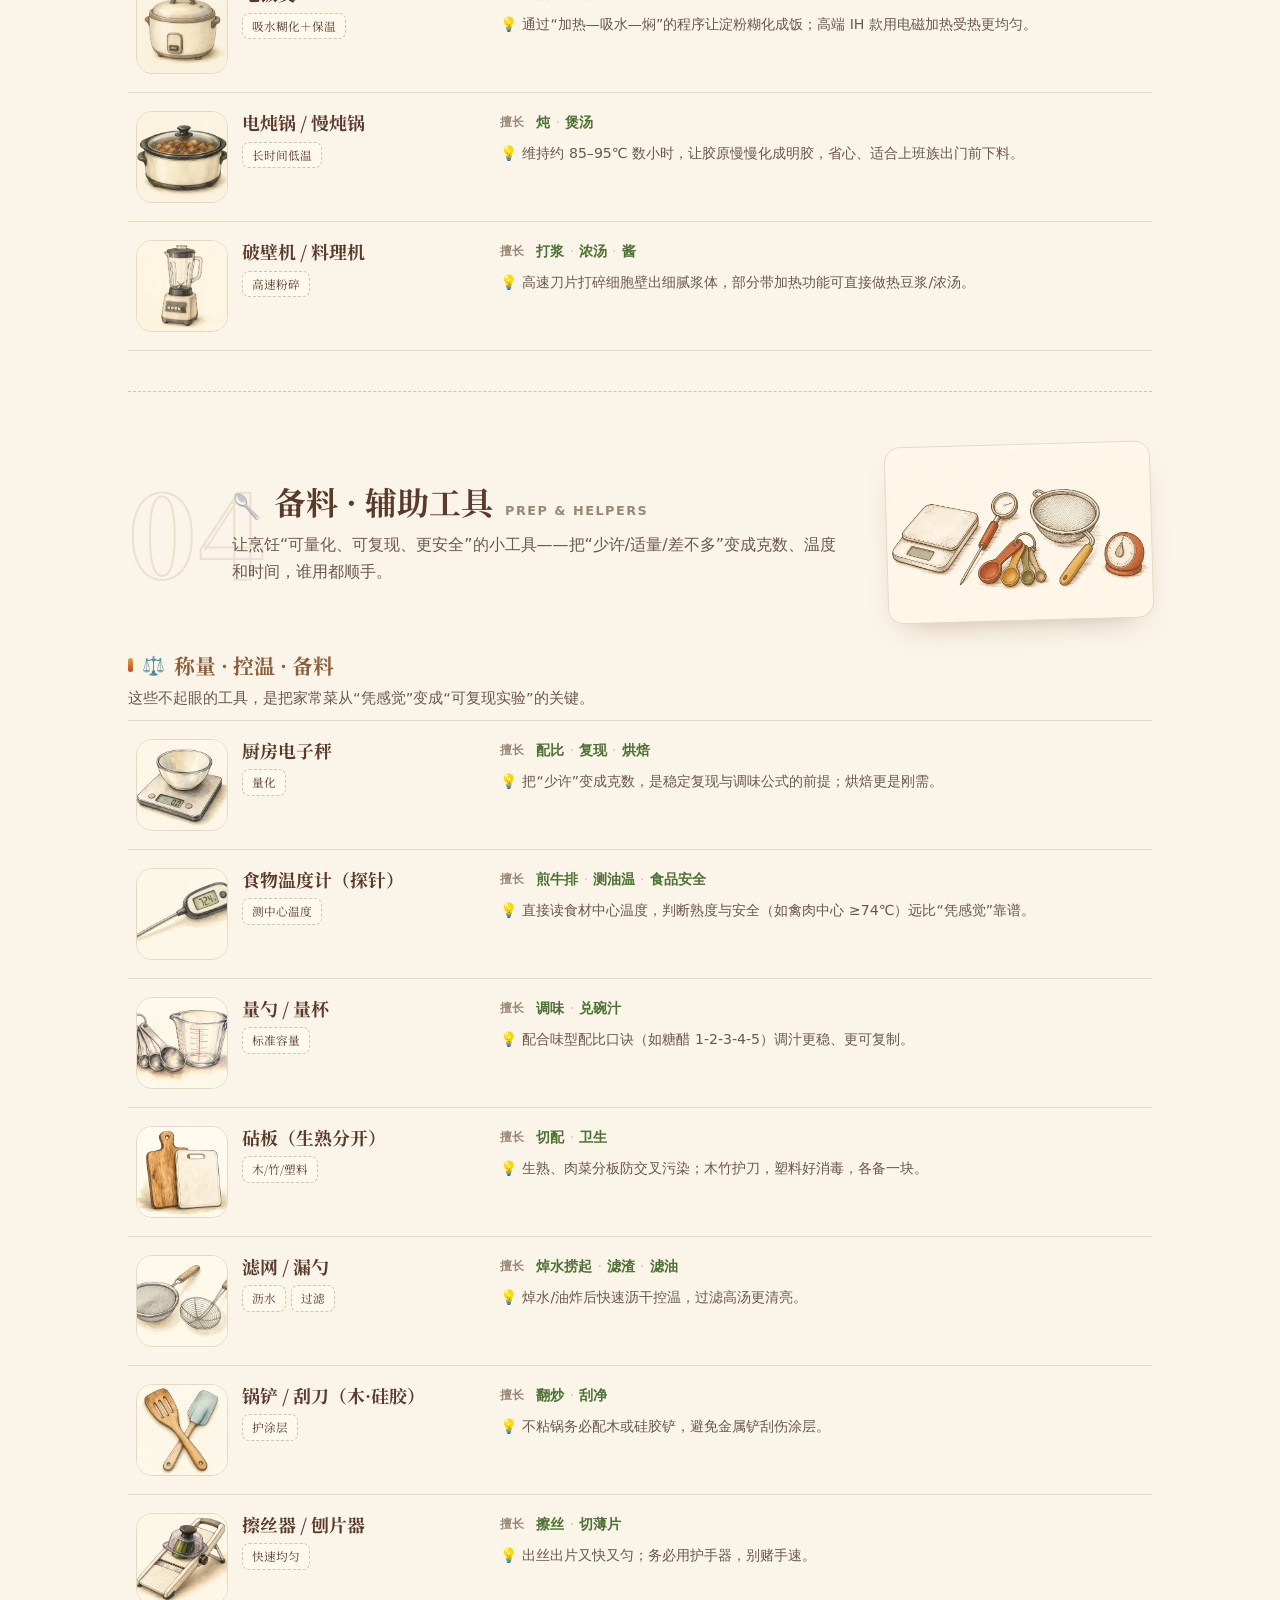
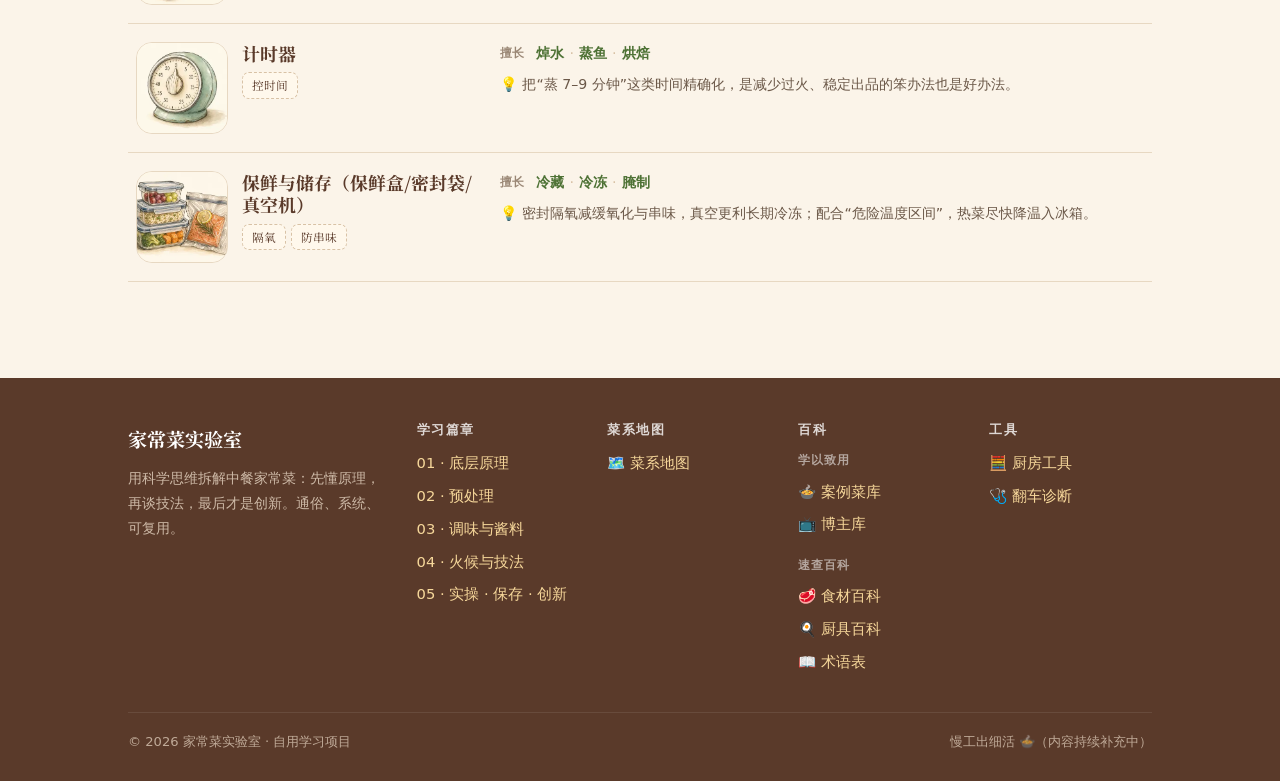
<file: gear.html>
<!DOCTYPE html>
<html lang="zh-CN">
<head>
  <meta charset="UTF-8" />
  <meta name="viewport" content="width=device-width, initial-scale=1.0, viewport-fit=cover" />
  <script>(function(){try{var t=localStorage.getItem('hcl-theme');if(t==='dark')document.documentElement.setAttribute('data-theme','dark');}catch(e){}})();</script>
  <title>厨具百科 | 家常菜实验室</title>
  <meta name="description" content="系统梳理厨房装备：各类锅具（锅型与材质科学）、刀具（刀型与钢材保养）、加热电器（微波炉/空气炸锅/烤箱/电磁炉等的加热原理），以及称量控温备料工具。懂原理，才能选对、用好。" />
  <link rel="preconnect" href="https://fonts.googleapis.com" />
  <link rel="preconnect" href="https://fonts.gstatic.com" crossorigin />
  <link href="https://fonts.googleapis.com/css2?family=Noto+Serif+SC:wght@500;700;900&display=swap" rel="stylesheet" />
  <link rel="stylesheet" href="assets/css/style.css" />
  <link rel="icon" href="data:image/svg+xml,%3Csvg xmlns='http://www.w3.org/2000/svg' viewBox='0 0 24 24'%3E%3Ctext y='20' font-size='20'%3E%F0%9F%8D%B2%3C/text%3E%3C/svg%3E" />
</head>
<body data-page="gear">

  <header class="page-head" style="--accent:#6E6257">
    <div class="container">
      <div class="crumbs"><a href="index.html">首页</a> / 速查百科 / 厨具百科</div>
      <span class="num-chip">🍳 厨具百科</span>
      <h1>厨具百科</h1>
      <div class="en">Kitchen Equipment</div>
      <p class="intro">
        工欲善其事，必先利其器。锅是<strong>热量的中转站</strong>、刀是<strong>切割的几何学</strong>、电器则是<strong>不同的热传递</strong>。
        这里按大类系统梳理：锅具讲<strong>锅型与材质</strong>、刀具讲<strong>刀型与钢材保养</strong>、电器讲<strong>加热原理</strong>，再到让烹饪可量化的备料工具。
        懂了原理，选购和使用都不再靠玄学。
      </p>
    </div>
  </header>

  <nav class="cat-nav" data-catnav aria-label="厨具分类导航"></nav>

  <div class="container section-tight">
    <div class="food-guide" data-guide></div>
  </div>

  <script src="assets/js/data.js"></script>
  <script src="assets/js/main.js"></script>
  <script>
  (function () {
    const GEAR = window.HCL.gear || [];
    const navEl = document.querySelector('[data-catnav]');
    const guideEl = document.querySelector('[data-guide]');
    const esc = s => String(s).replace(/[&<>]/g, c => ({ '&': '&amp;', '<': '&lt;', '>': '&gt;' }[c]));

    navEl.innerHTML =
      '<div class="cat-nav-inner">' +
      GEAR.map(c => `<a class="cat-chip" href="#cat-${c.id}"><span>${c.emoji}</span>${esc(c.name)}</a>`).join('') +
      '</div>';

    // 材质/特性对比图（复用部位地图样式，支持自定义两端文字与图例）
    const renderMap = (grp) => grp.map ? `
      <div class="cut-map" role="img" aria-label="特性对比">
        <div class="cut-map-axis"><span>${esc((grp.axis && grp.axis[0]) || '')}</span><span>${esc((grp.axis && grp.axis[1]) || '')}</span></div>
        <div class="cut-map-track">
          ${grp.map.map(s => `<span class="cut-seg ${s.k}">${esc(s.l)}</span>`).join('')}
        </div>
        ${grp.legend ? `<div class="cut-map-legend">${grp.legend.map(([cls, txt]) => `<span><i class="${cls}"></i>${esc(txt)}</span>`).join('')}</div>` : ''}
      </div>` : '';

    const renderItem = (it, gid, idx) => {
      const thumb = it.img || (gid ? 'assets/img/item/' + gid + '-' + idx + '.webp' : '');
      return `
      <article class="food-item reveal">
        <div class="fi-main">
          ${thumb ? `<figure class="fi-thumb"><img src="${thumb}" alt="${esc(it.n)}手绘示意图" loading="lazy" width="200" height="200" onerror="this.closest('.fi-thumb')?.remove()"></figure>` : ''}
          <div class="fi-head">
            <h4 class="fi-name">${esc(it.n)}</h4>
            <div class="fi-tags">${(it.t || []).map(x => `<span class="fi-tag">${esc(x)}</span>`).join('')}</div>
          </div>
        </div>
        <div class="fi-meta">
          ${it.use && it.use.length ? `<p class="fi-line"><span class="fi-key">擅长</span>${it.use.map(x => `<b>${esc(x)}</b>`).join('<i>·</i>')}</p>` : ''}
          ${it.note ? `<p class="fi-note">${esc(it.note)}</p>` : ''}
          ${it.care ? `<p class="fi-note fi-care">${esc(it.care)}</p>` : ''}
        </div>
      </article>`;
    };

    guideEl.innerHTML = GEAR.map(cat => `
      <section class="food-cat" id="cat-${cat.id}">
        <div class="food-cat-head reveal">
          <div class="fc-text">
            <h2><span class="fc-emoji">${cat.emoji}</span>${esc(cat.name)} <em class="fc-en">${esc(cat.en || '')}</em></h2>
            <p class="fc-lead">${esc(cat.lead || '')}</p>
          </div>
          ${cat.art ? `<figure class="cat-art"><img src="${cat.art}" alt="${esc(cat.name)}手绘图示" loading="lazy" width="900" height="600" /></figure>` : ''}
        </div>
        ${cat.groups.map(grp => `
          <section class="food-group" id="grp-${grp.id}">
            <div class="fg-head reveal">
              <h3><span class="fg-emoji">${grp.emoji || ''}</span>${esc(grp.name)}</h3>
              ${grp.lead ? `<p class="fg-lead">${esc(grp.lead)}</p>` : ''}
            </div>
            ${renderMap(grp)}
            <div class="food-items">
              ${grp.items.map((it, i) => renderItem(it, grp.id, i + 1)).join('')}
            </div>
          </section>`).join('')}
      </section>`).join('');

    navEl.addEventListener('click', e => {
      const a = e.target.closest('.cat-chip'); if (!a) return;
      e.preventDefault();
      const t = document.querySelector(a.getAttribute('href'));
      if (t) t.scrollIntoView({ behavior: 'smooth', block: 'start' });
    });
    const chips = [...navEl.querySelectorAll('.cat-chip')];
    const cats = [...document.querySelectorAll('.food-cat')];
    const spy = new IntersectionObserver((ents) => {
      ents.forEach(en => {
        if (en.isIntersecting) {
          const id = en.target.id;
          chips.forEach(c => c.classList.toggle('active', c.getAttribute('href') === '#' + id));
        }
      });
    }, { rootMargin: '-45% 0px -50% 0px' });
    cats.forEach(c => spy.observe(c));

    const onCatScroll = () => navEl.classList.toggle('is-stuck', navEl.getBoundingClientRect().top <= 64.5);
    document.addEventListener('scroll', onCatScroll, { passive: true });
    onCatScroll();

    if (window.setupReveal) window.setupReveal();
  })();
  </script>
</body>
</html>
</file>
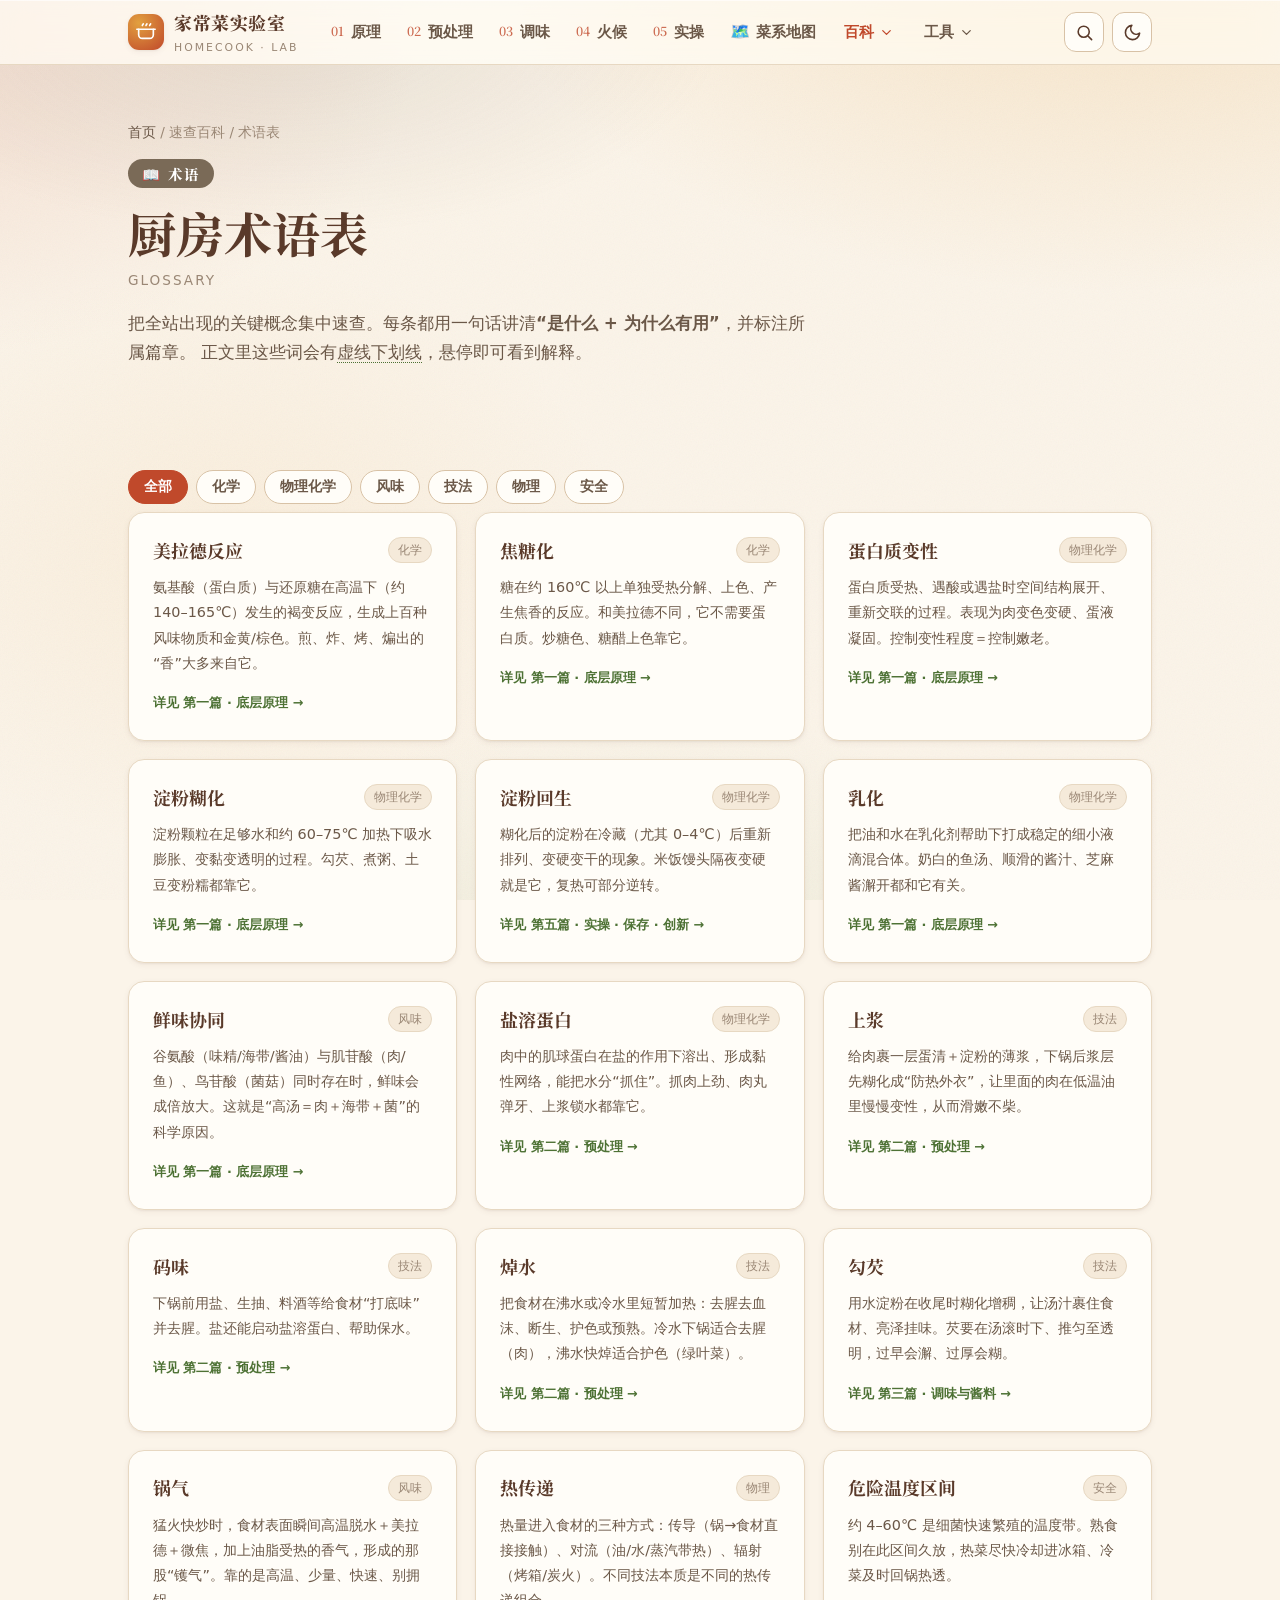
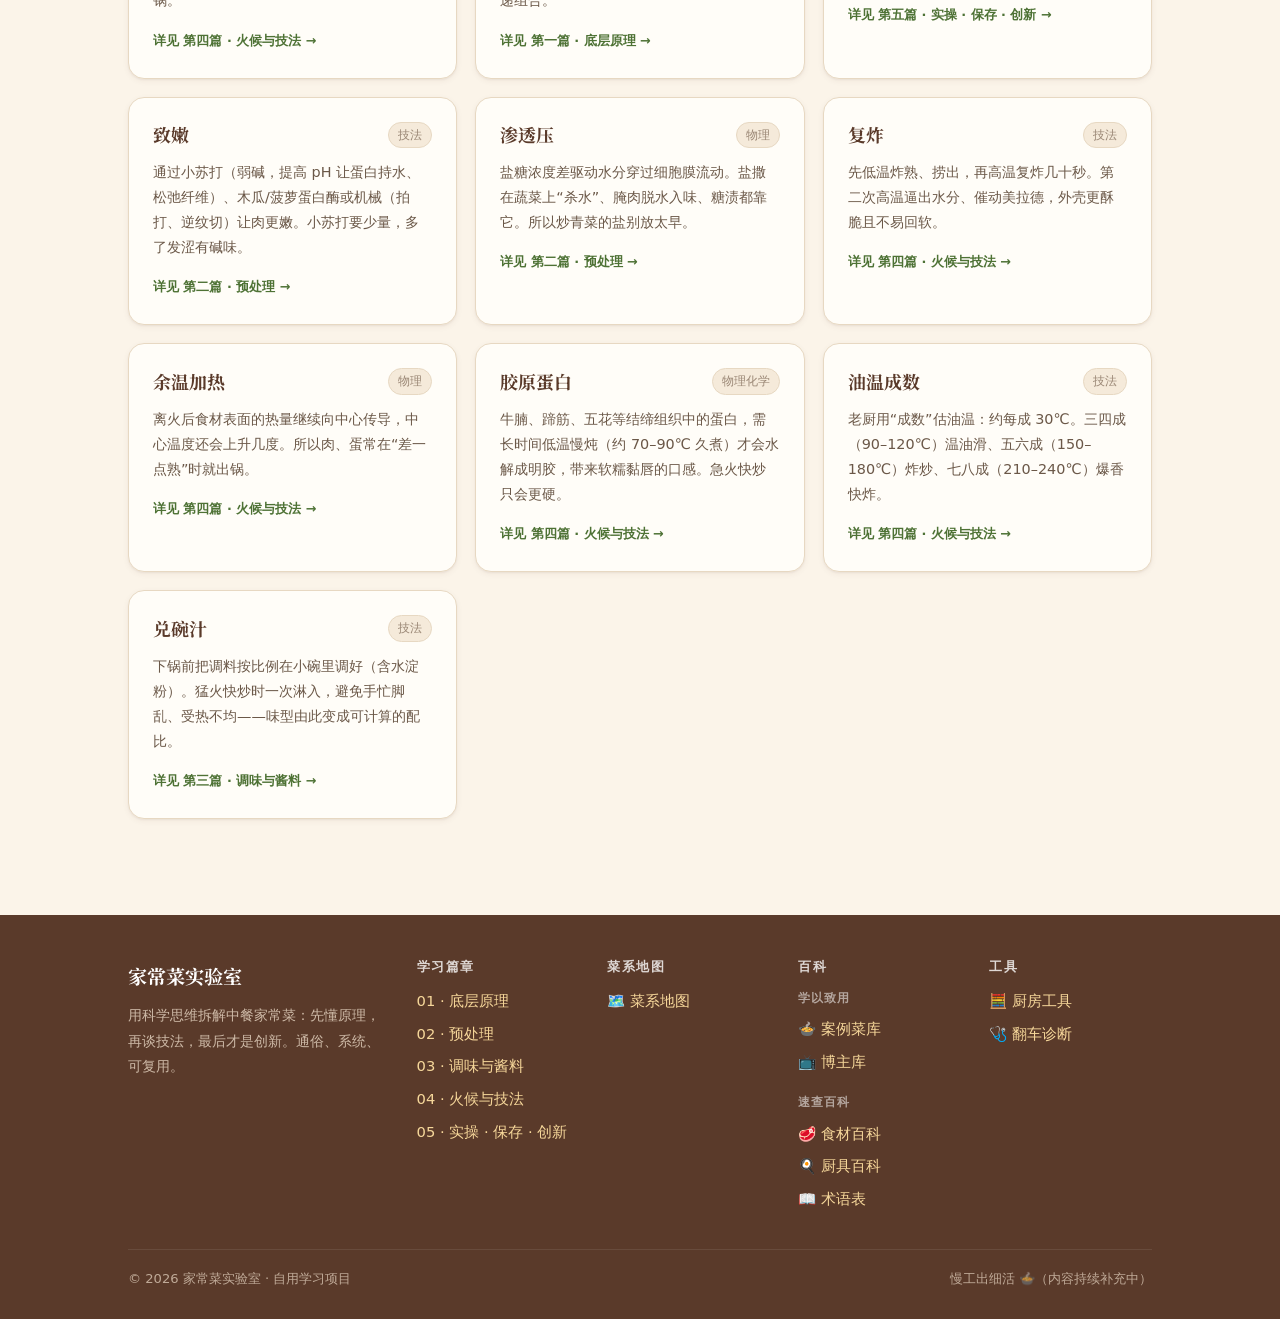
<file: glossary.html>
<!DOCTYPE html>
<html lang="zh-CN">
<head>
  <meta charset="UTF-8" />
  <meta name="viewport" content="width=device-width, initial-scale=1.0, viewport-fit=cover" />
  <script>(function(){try{var t=localStorage.getItem('hcl-theme');if(t==='dark')document.documentElement.setAttribute('data-theme','dark');}catch(e){}})();</script>
  <title>术语表 | 家常菜实验室</title>
  <meta name="description" content="厨房里的物理化学术语速查：美拉德反应、蛋白质变性、淀粉糊化、乳化、鲜味协同、盐溶蛋白、勾芡、锅气等，配通俗解释与所属篇章。" />
  <link rel="preconnect" href="https://fonts.googleapis.com" />
  <link rel="preconnect" href="https://fonts.gstatic.com" crossorigin />
  <link href="https://fonts.googleapis.com/css2?family=Noto+Serif+SC:wght@500;700;900&display=swap" rel="stylesheet" />
  <link rel="stylesheet" href="assets/css/style.css" />
  <link rel="icon" href="data:image/svg+xml,%3Csvg xmlns='http://www.w3.org/2000/svg' viewBox='0 0 24 24'%3E%3Ctext y='20' font-size='20'%3E%F0%9F%8D%B2%3C/text%3E%3C/svg%3E" />
</head>
<body data-page="glossary">

  <header class="page-head" style="--accent:#7A6A57">
    <div class="container">
      <div class="crumbs"><a href="index.html">首页</a> / 速查百科 / 术语表</div>
      <span class="num-chip">📖 术语</span>
      <h1>厨房术语表</h1>
      <div class="en">Glossary</div>
      <p class="intro">
        把全站出现的关键概念集中速查。每条都用一句话讲清<strong>“是什么 + 为什么有用”</strong>，并标注所属篇章。
        正文里这些词会有<span style="border-bottom:1.5px dotted var(--scallion-dk)">虚线下划线</span>，悬停即可看到解释。
      </p>
    </div>
  </header>

  <div class="container section-tight">
    <div class="filter-bar" data-cats></div>
    <div class="ing-grid" data-glossary style="margin-top:8px"></div>
  </div>

  <script src="assets/js/data.js"></script>
  <script src="assets/js/main.js"></script>
  <script>
  (function () {
    const G = window.HCL.glossary;
    const chapterName = {
      'principles.html': '第一篇 · 底层原理',
      'prep.html': '第二篇 · 预处理',
      'sauces.html': '第三篇 · 调味与酱料',
      'techniques.html': '第四篇 · 火候与技法',
      'practice.html': '第五篇 · 实操 · 保存 · 创新',
    };
    const cats = ['全部', ...[...new Set(G.map(g => g.cat))]];
    const barEl = document.querySelector('[data-cats]');
    const gridEl = document.querySelector('[data-glossary]');
    let activeCat = '全部';

    barEl.innerHTML = cats.map((c, i) =>
      `<button class="chip${i === 0 ? ' active' : ''}" data-cat="${c}">${c}</button>`).join('');

    function render() {
      const list = G.filter(g => activeCat === '全部' || g.cat === activeCat);
      gridEl.innerHTML = list.map(g => `
        <article class="card ing-card reveal" id="term-${g.id}">
          <div class="ih">
            <h3>${g.term}</h3>
            <span class="itype">${g.cat}</span>
          </div>
          <p class="inote" style="margin-top:12px">${g.def}</p>
          <a class="best" href="${g.chapter}">详见 ${chapterName[g.chapter] || g.chapter} →</a>
        </article>`).join('');
      if (window.setupReveal) window.setupReveal();
      const hash = location.hash;
      if (hash) { const t = document.querySelector(hash); if (t) t.scrollIntoView({ behavior: 'smooth', block: 'center' }); }
    }
    barEl.addEventListener('click', e => {
      const b = e.target.closest('.chip'); if (!b) return;
      activeCat = b.dataset.cat;
      barEl.querySelectorAll('.chip').forEach(c => c.classList.toggle('active', c === b));
      render();
    });
    render();
  })();
  </script>
</body>
</html>
</file>
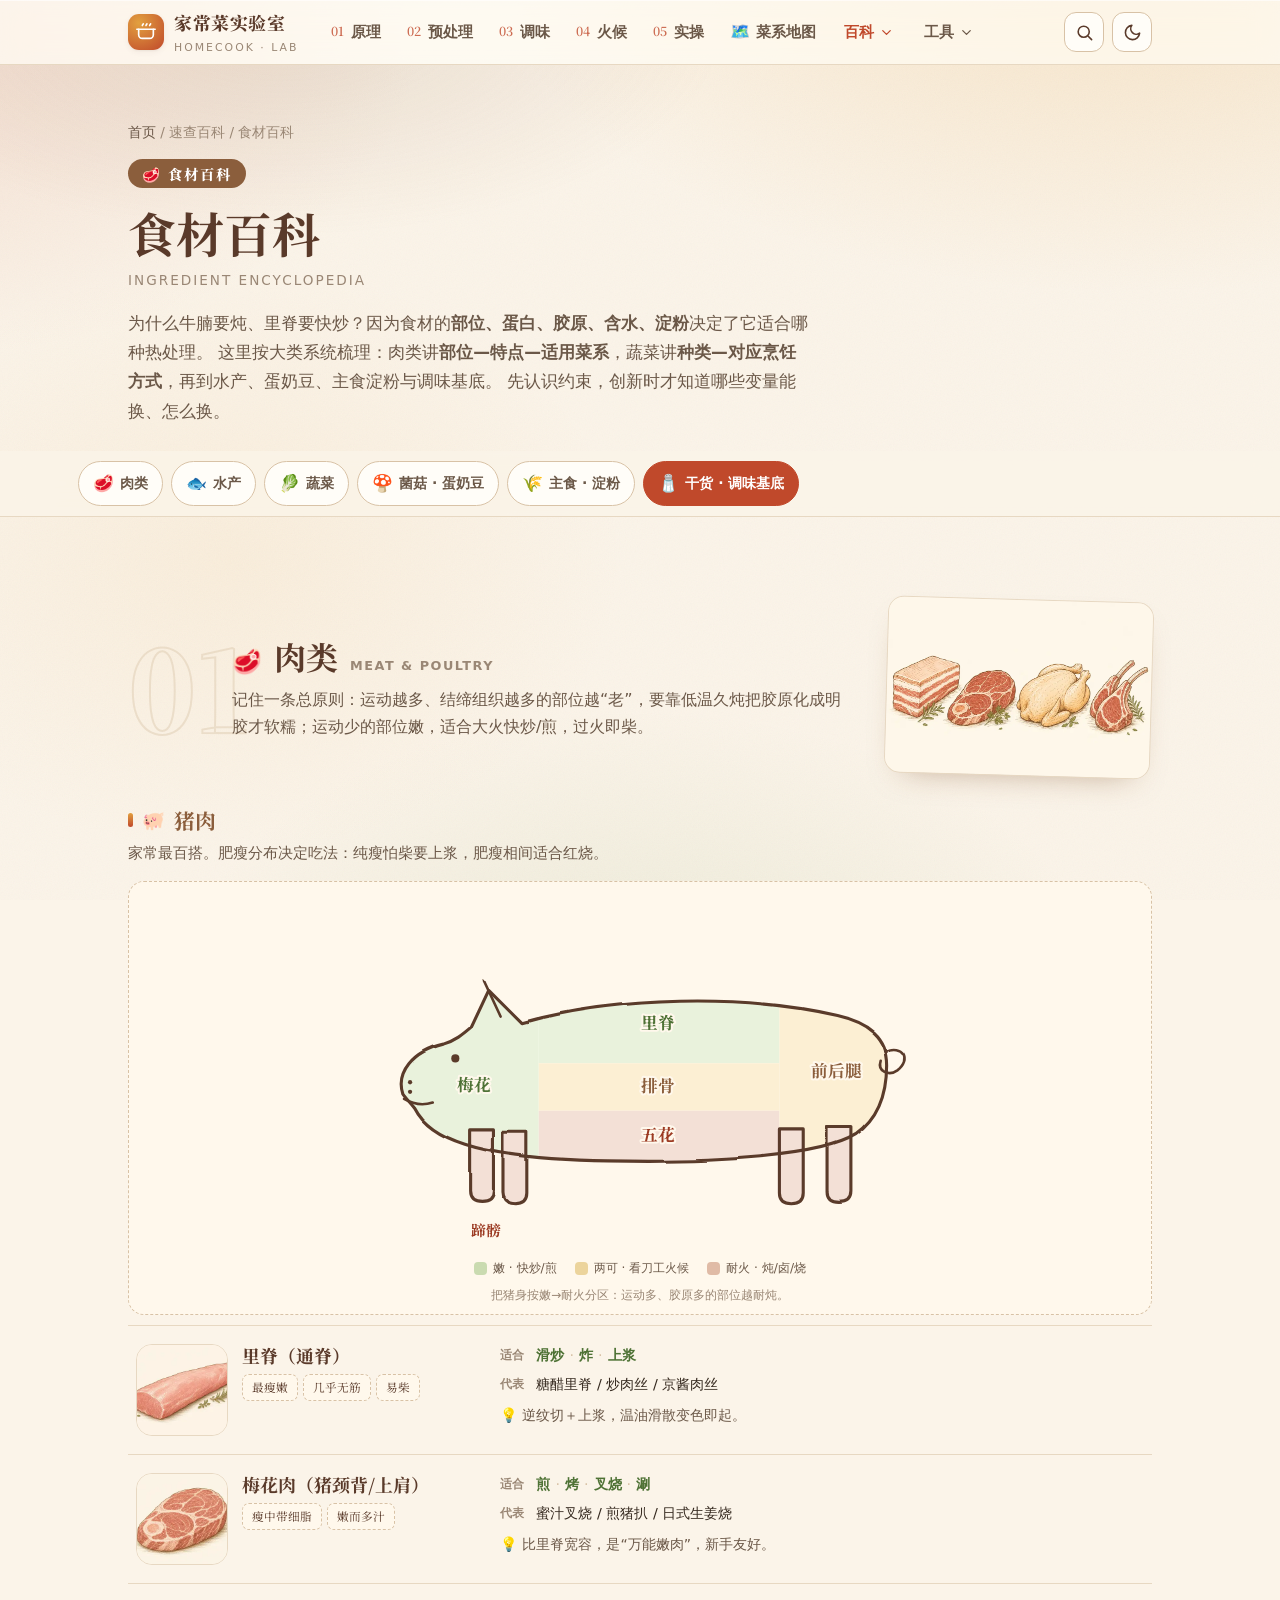
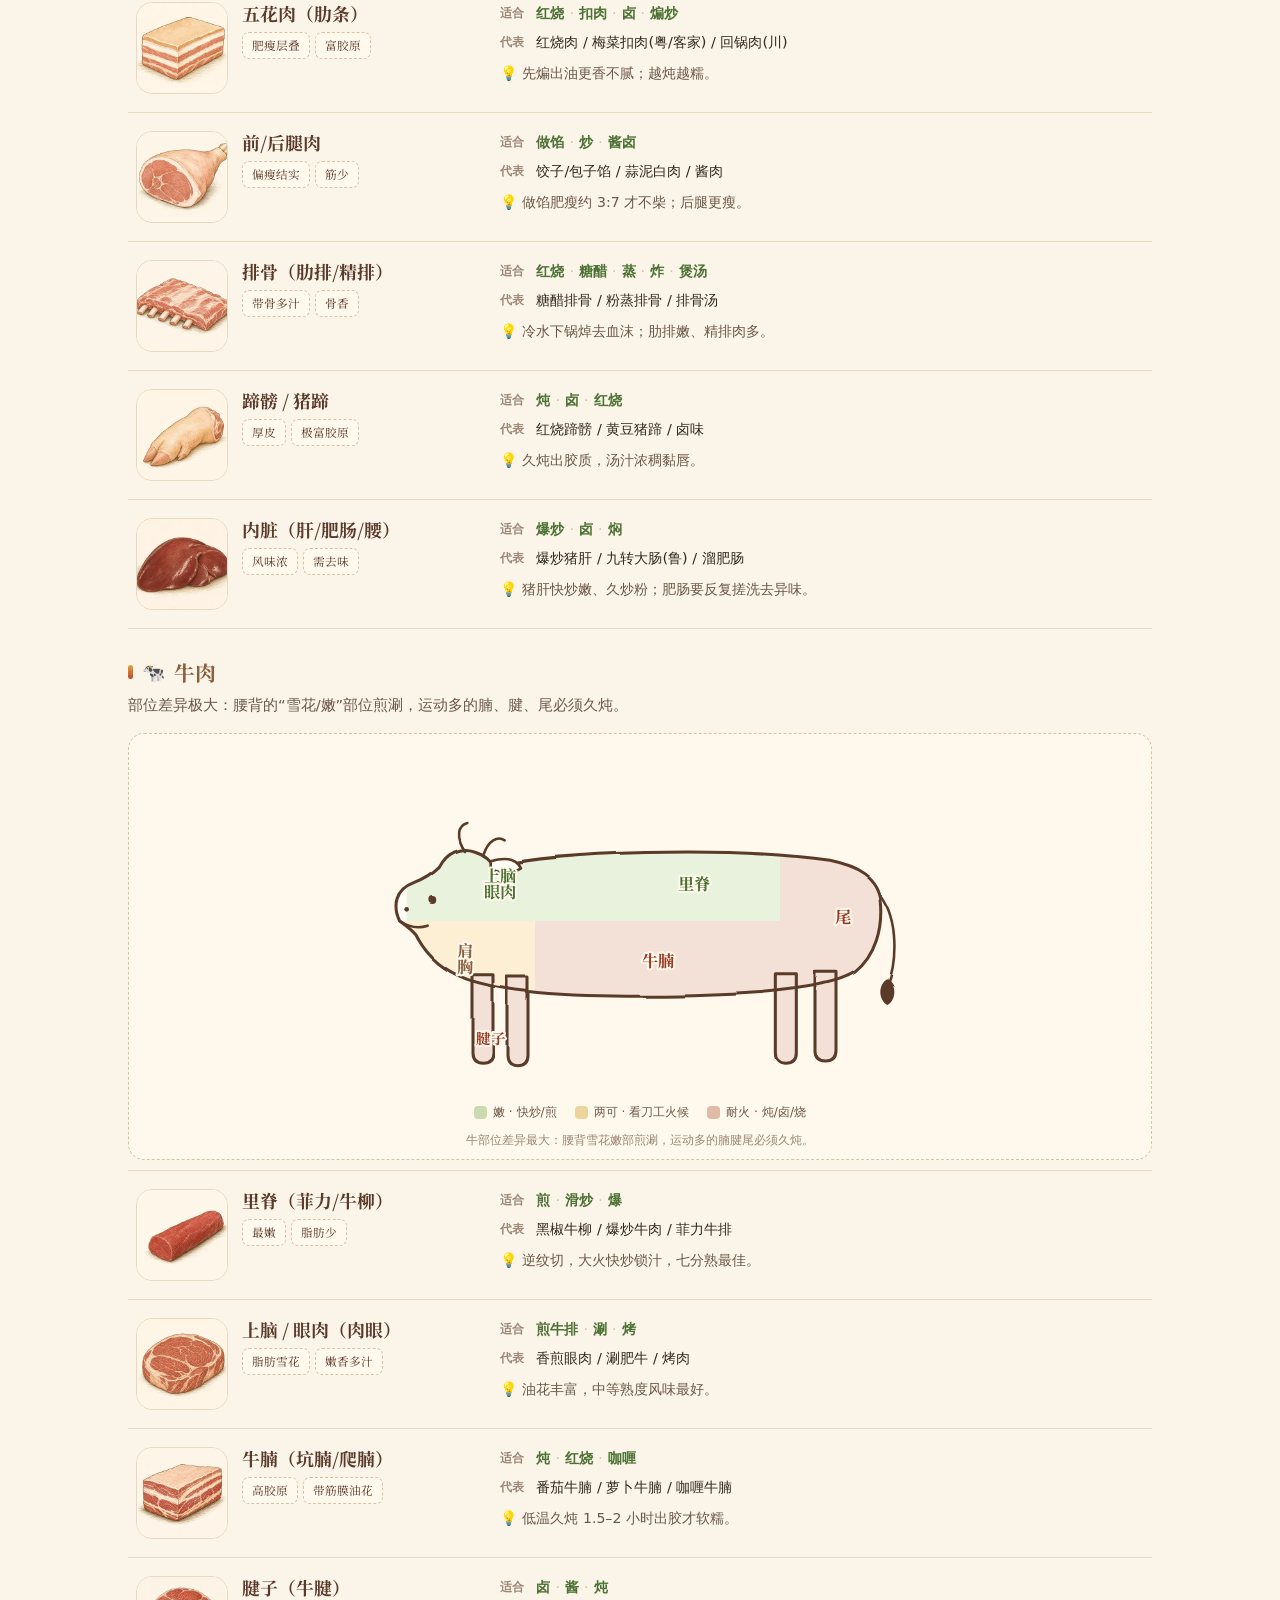
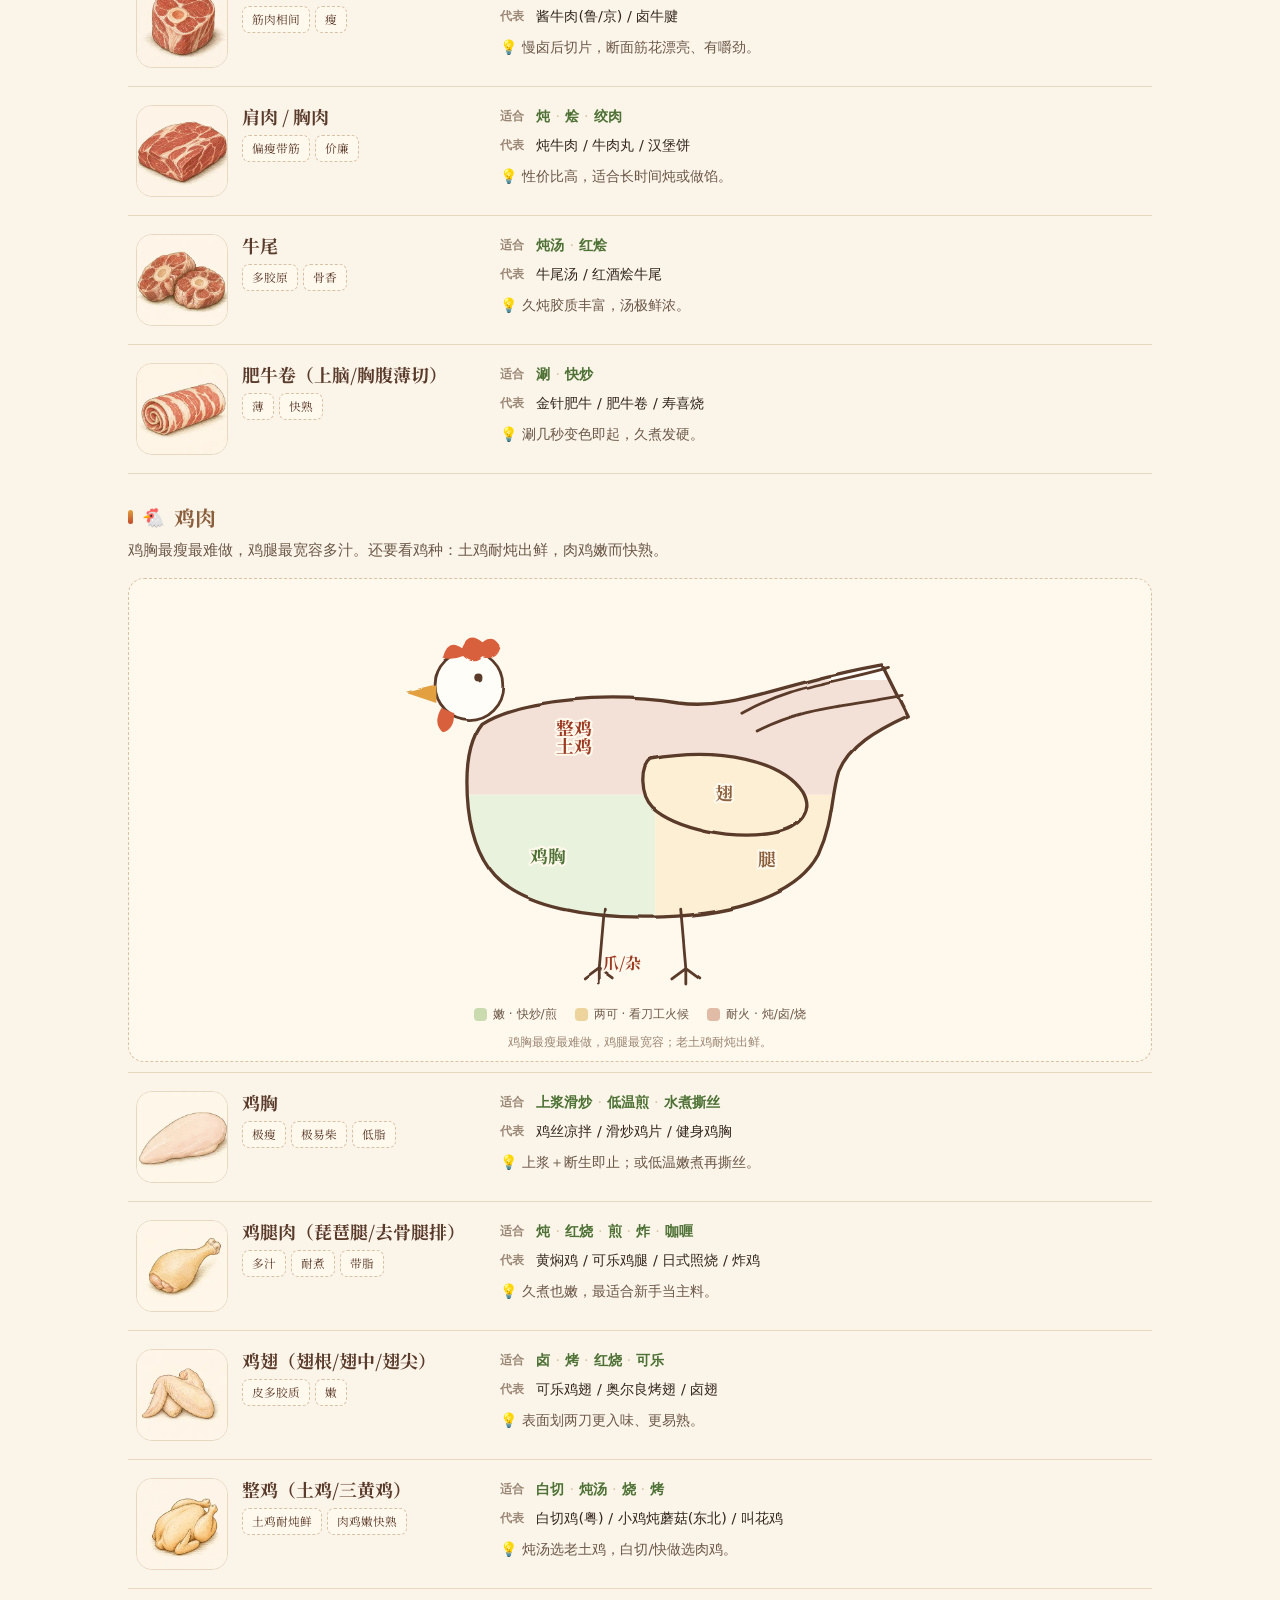
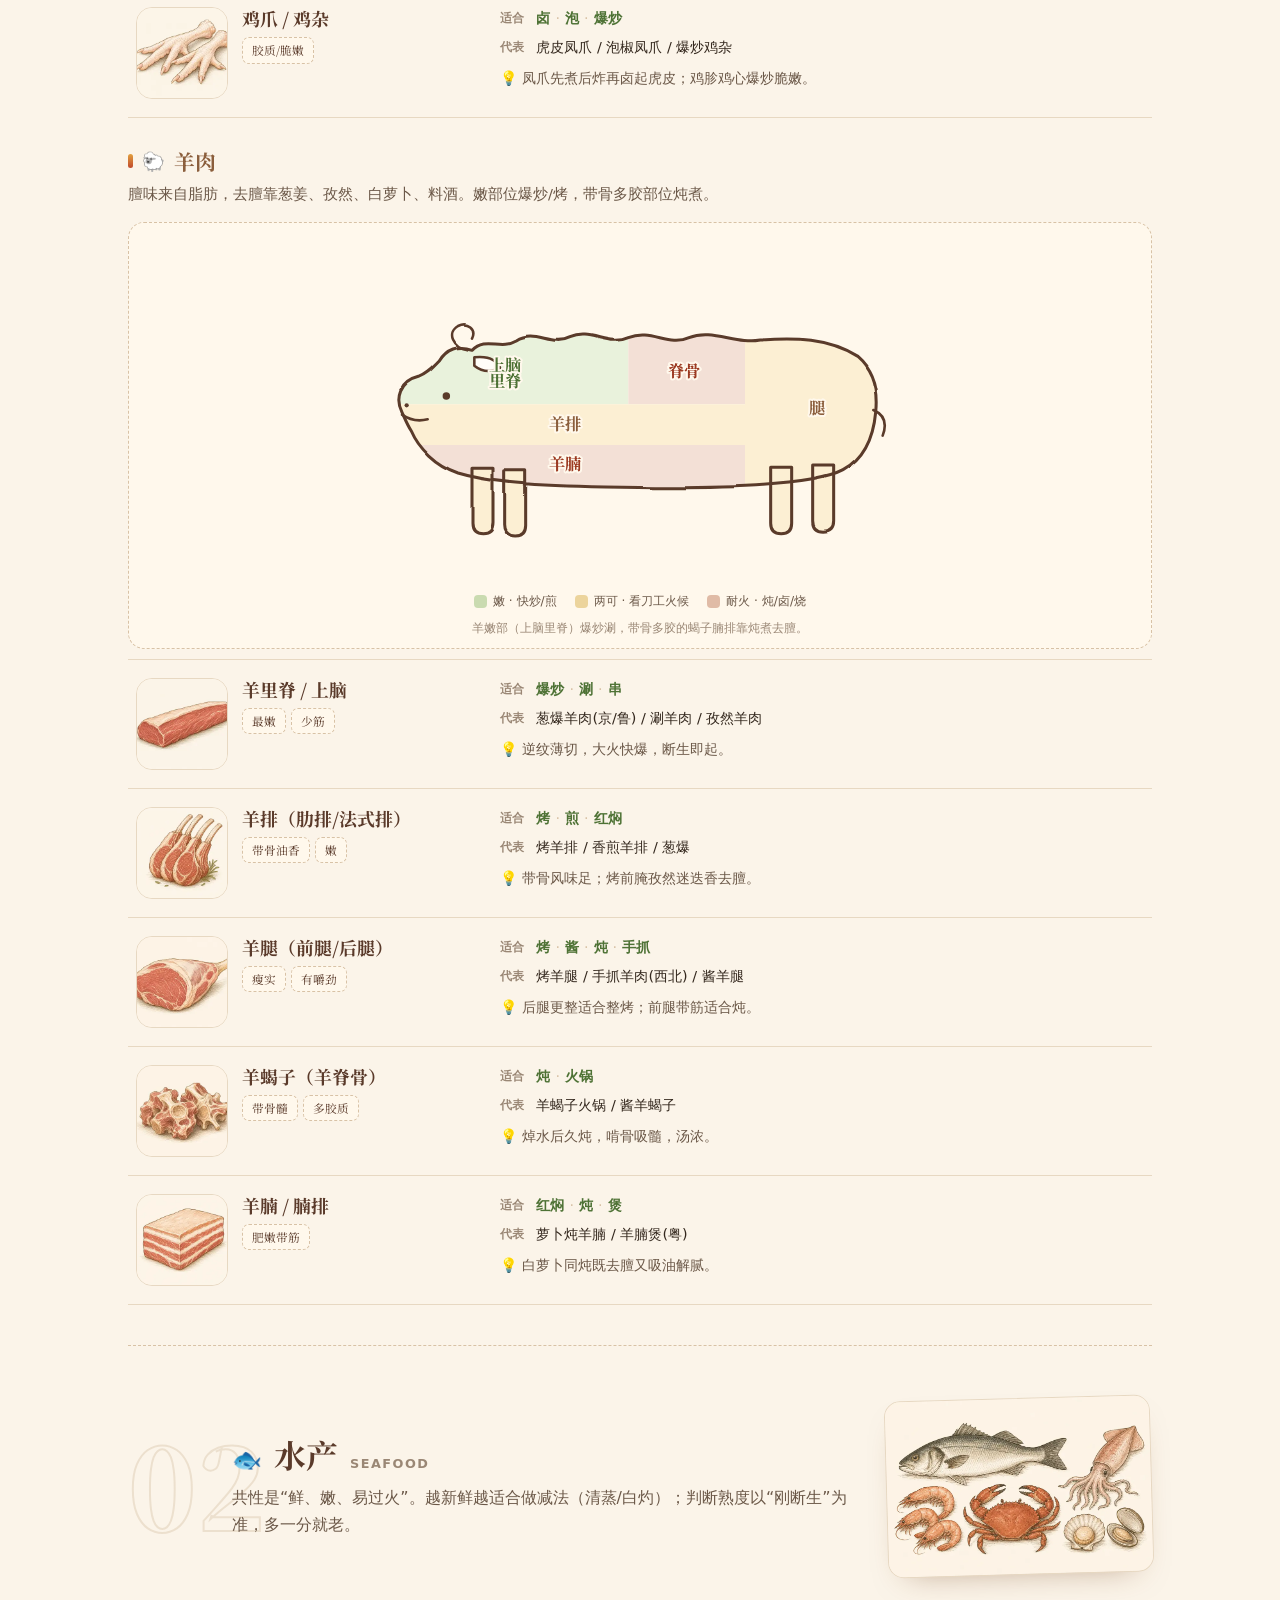
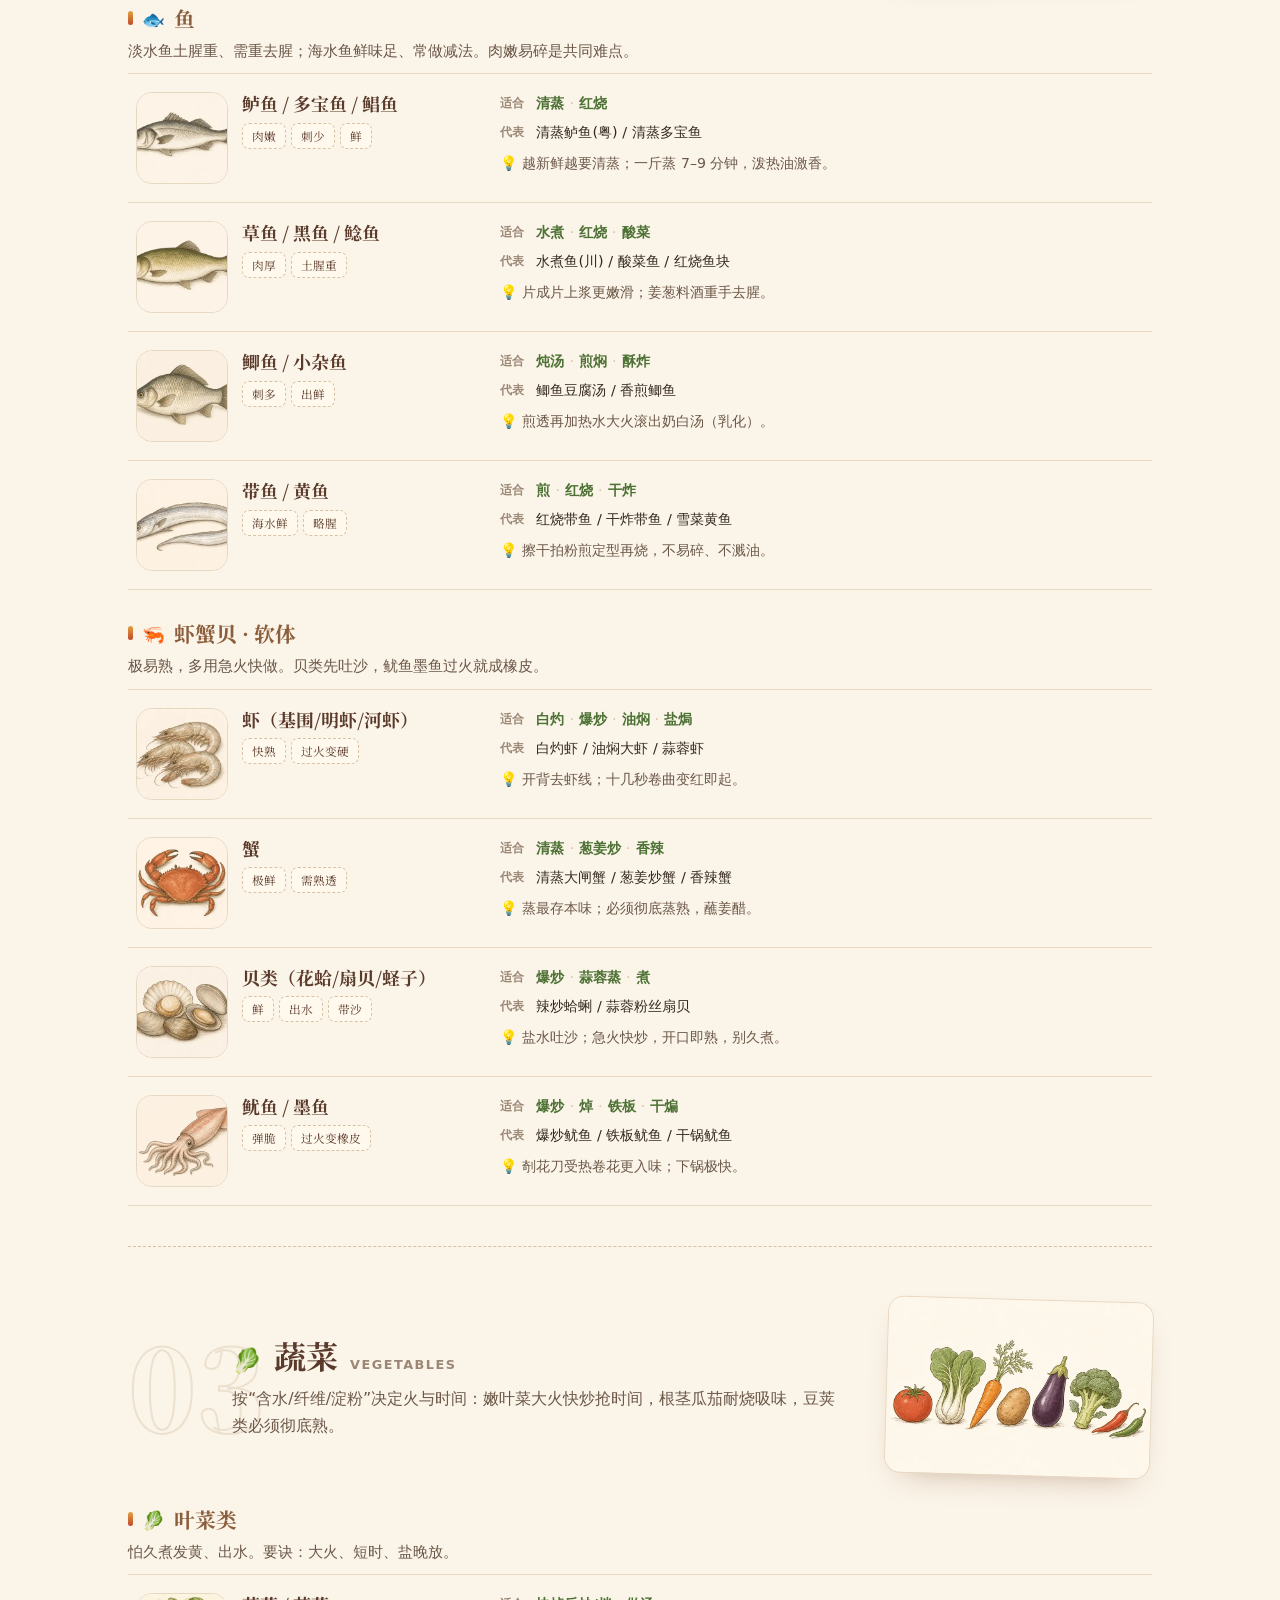
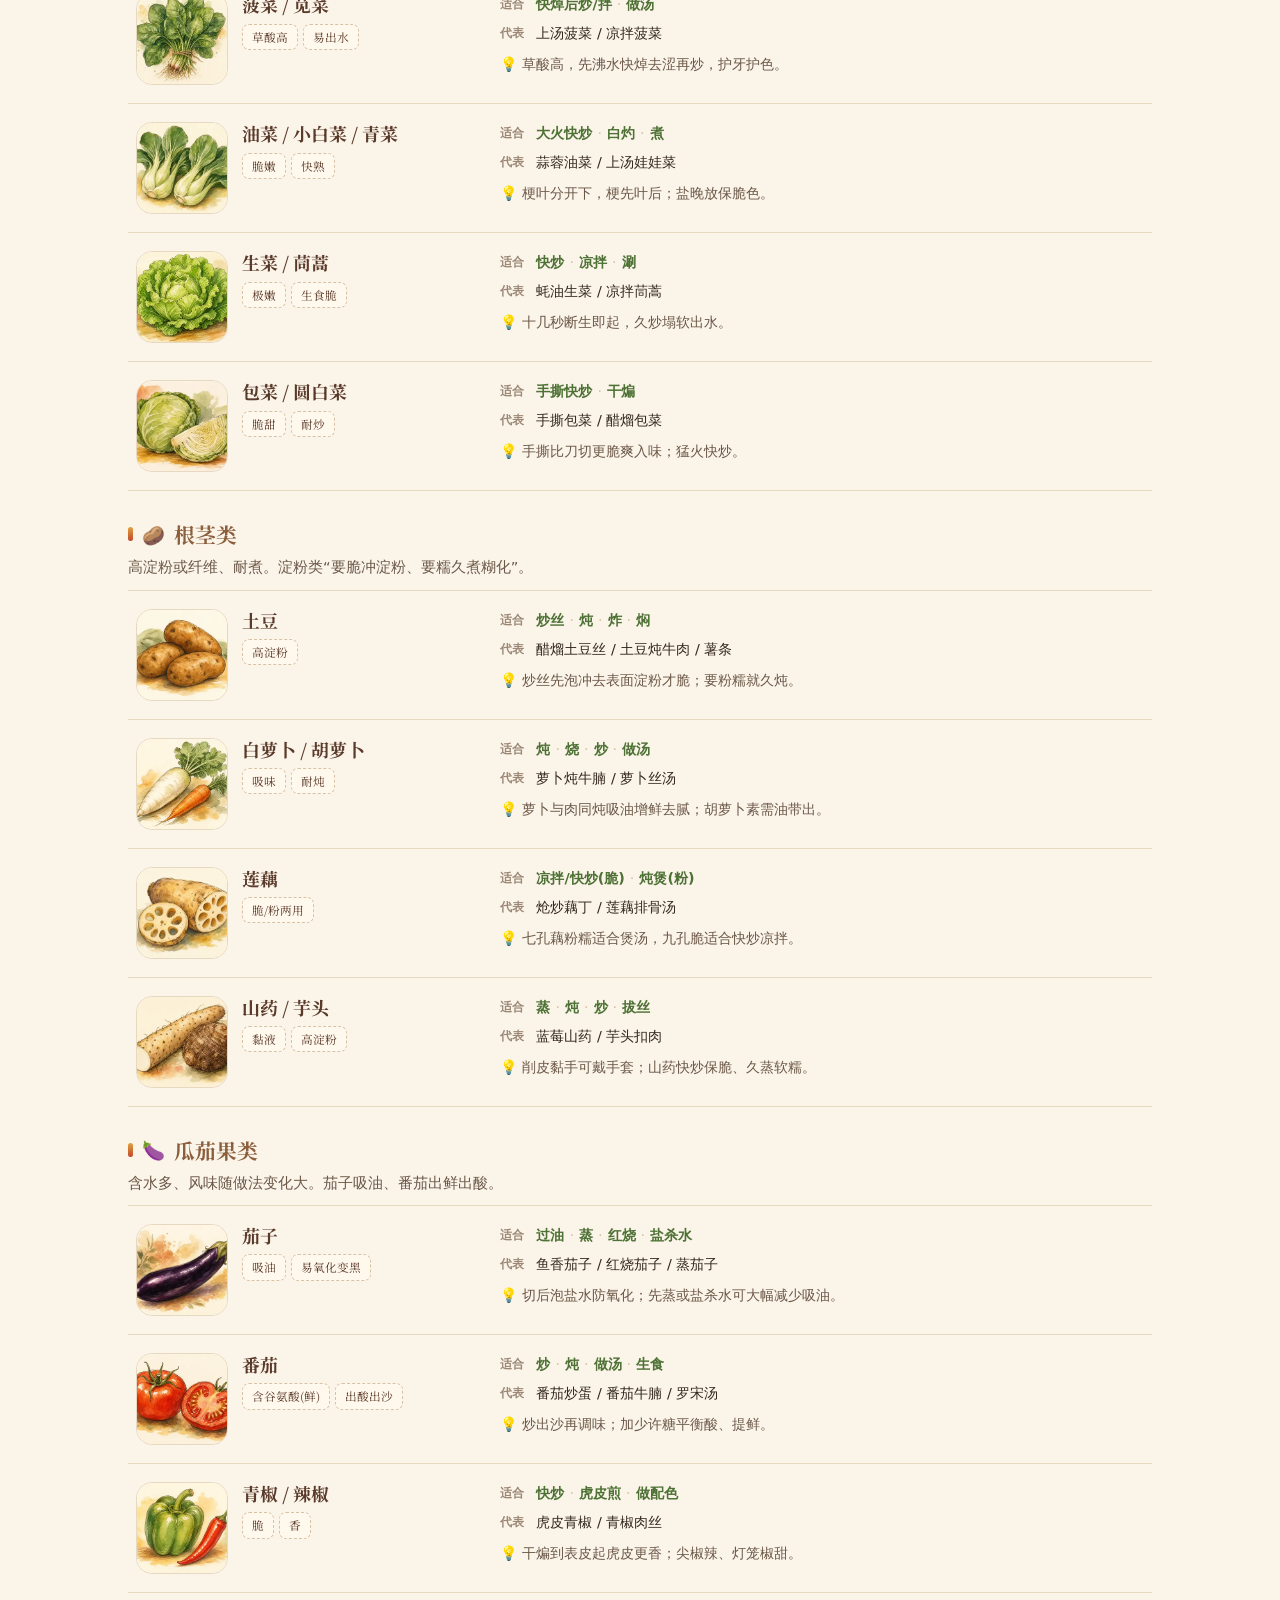
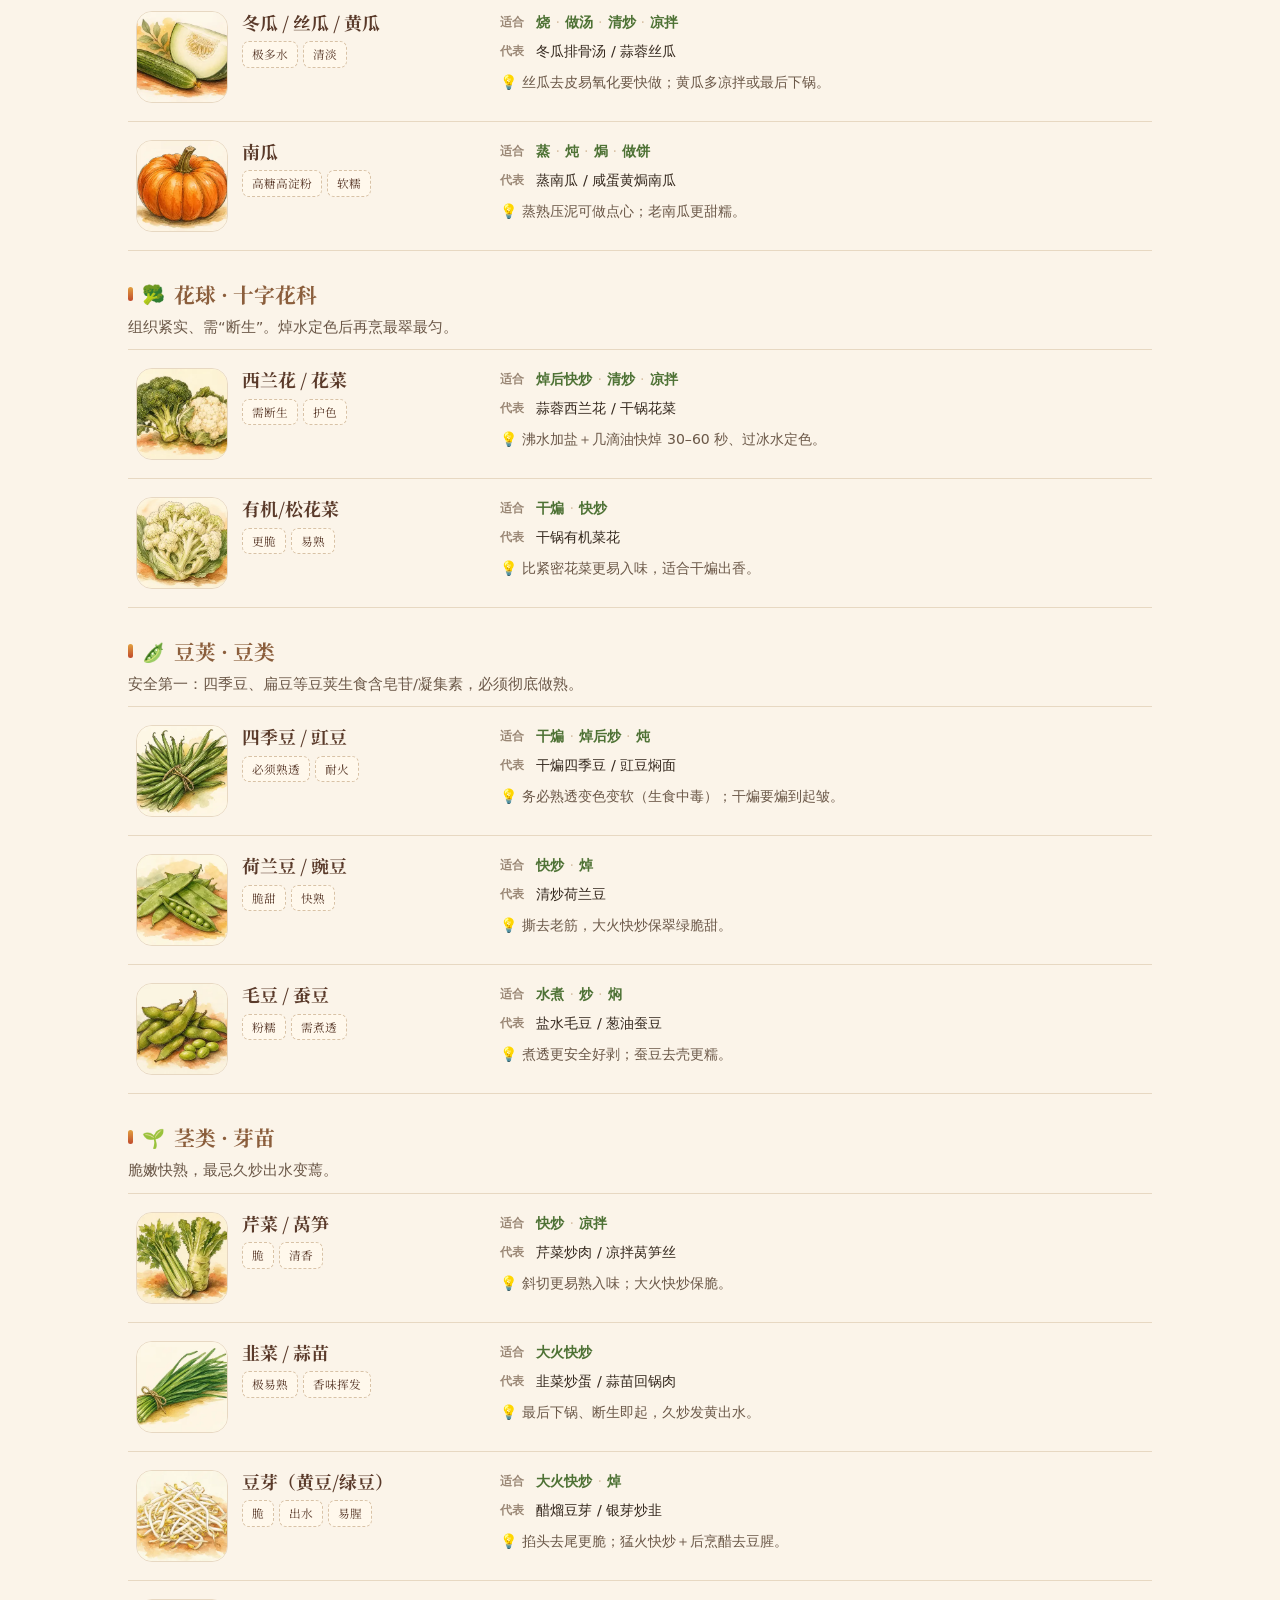
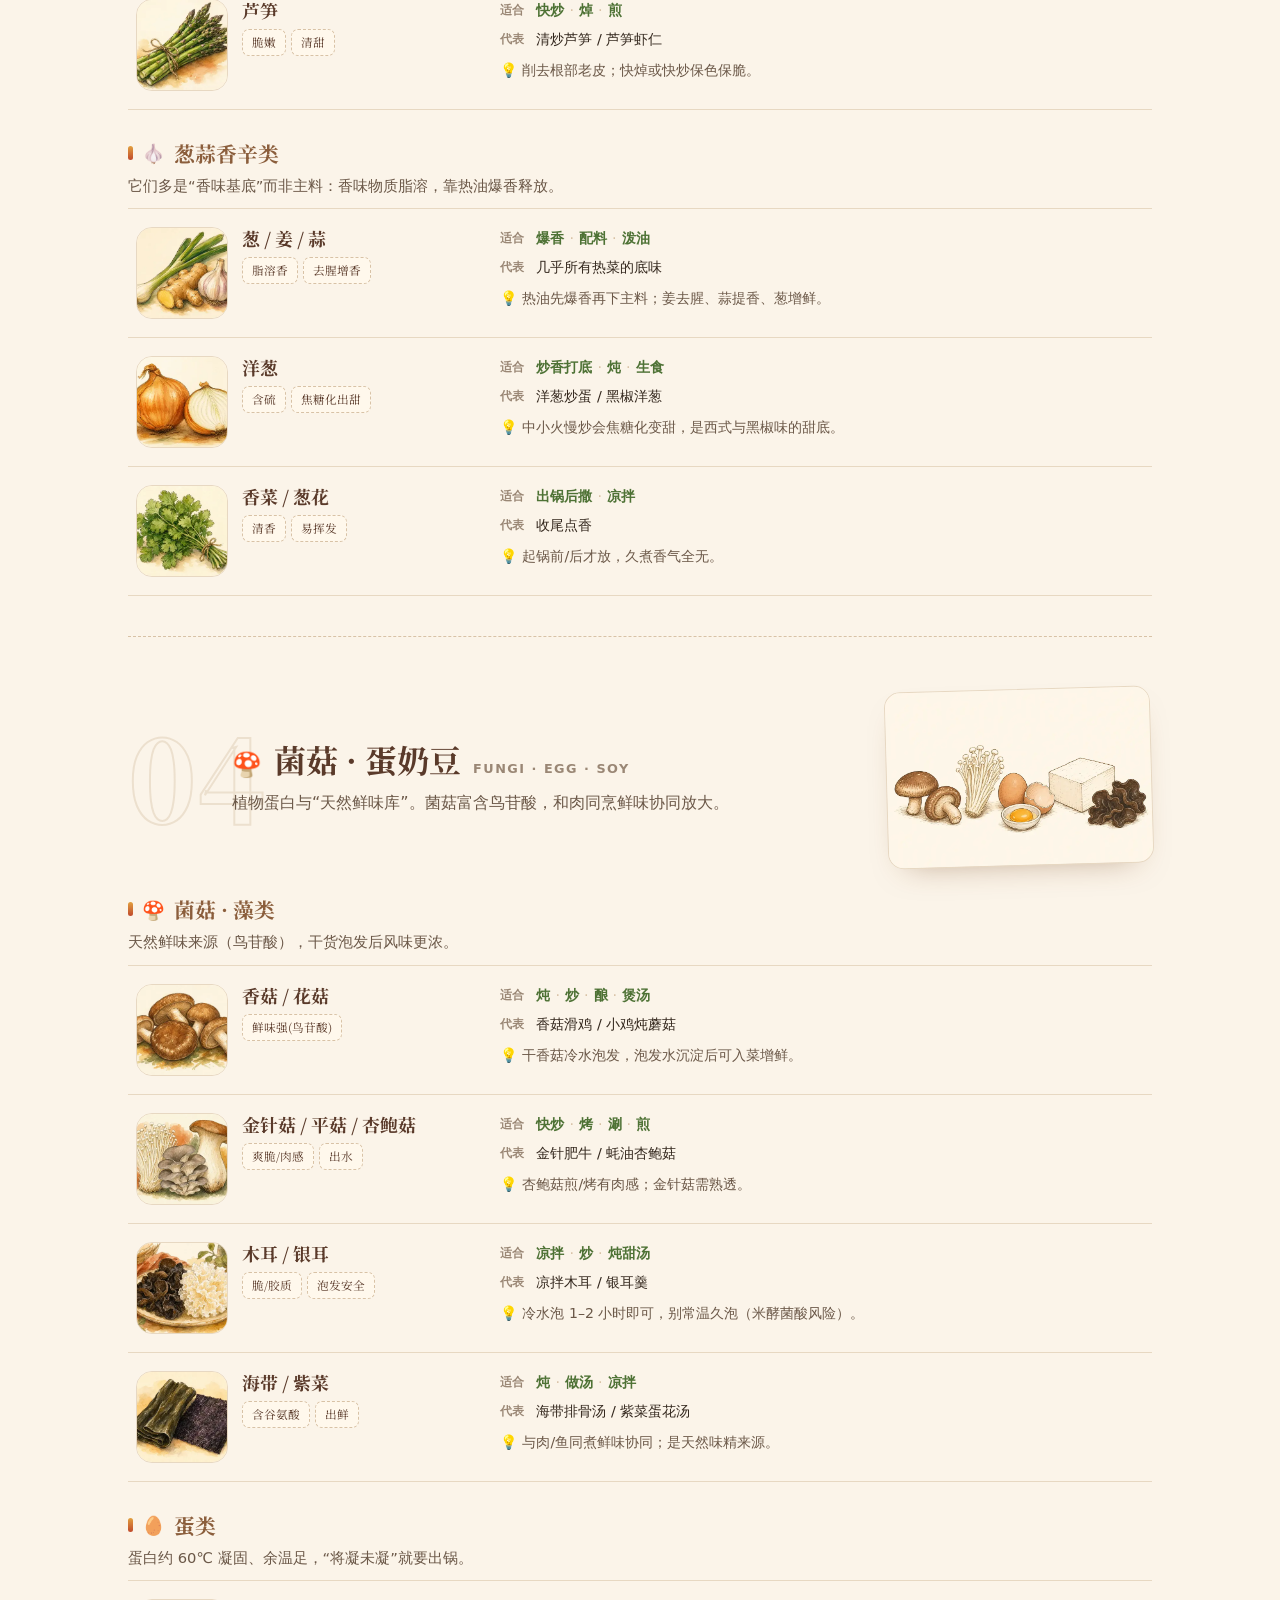
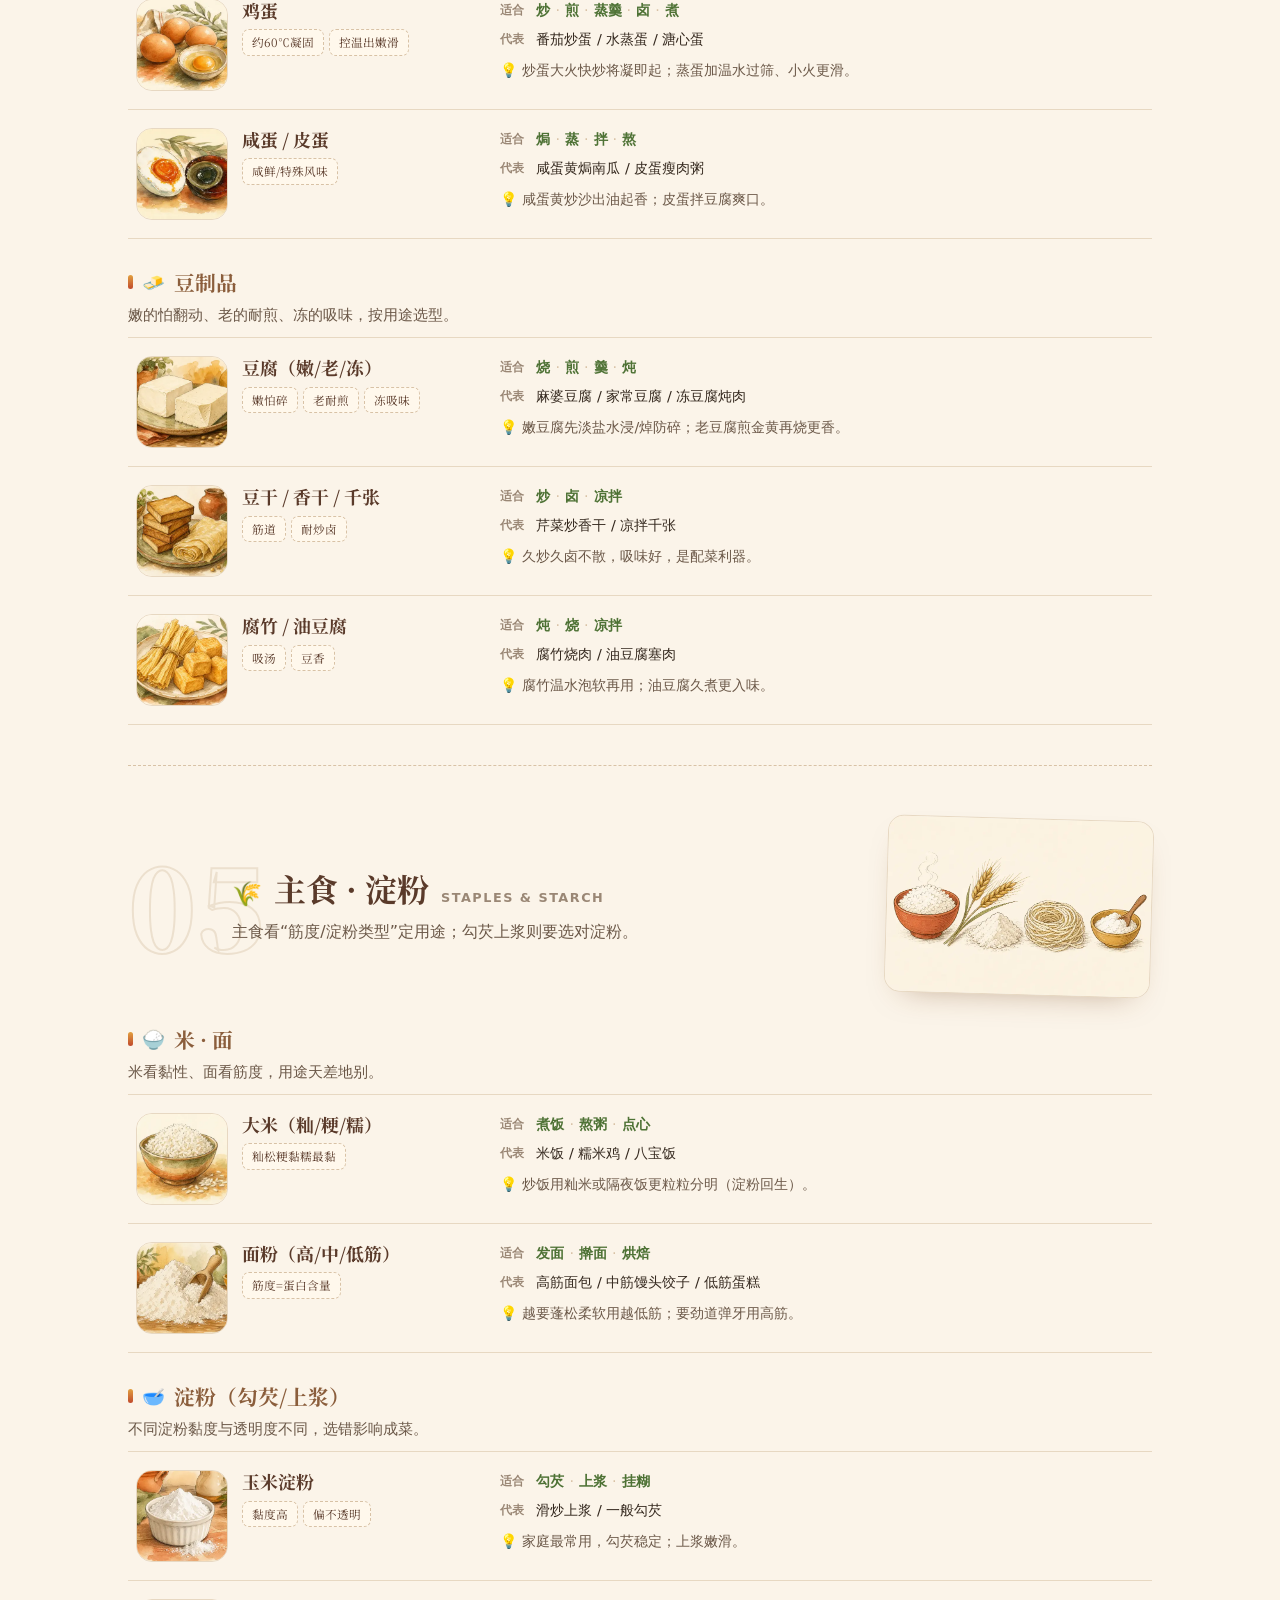
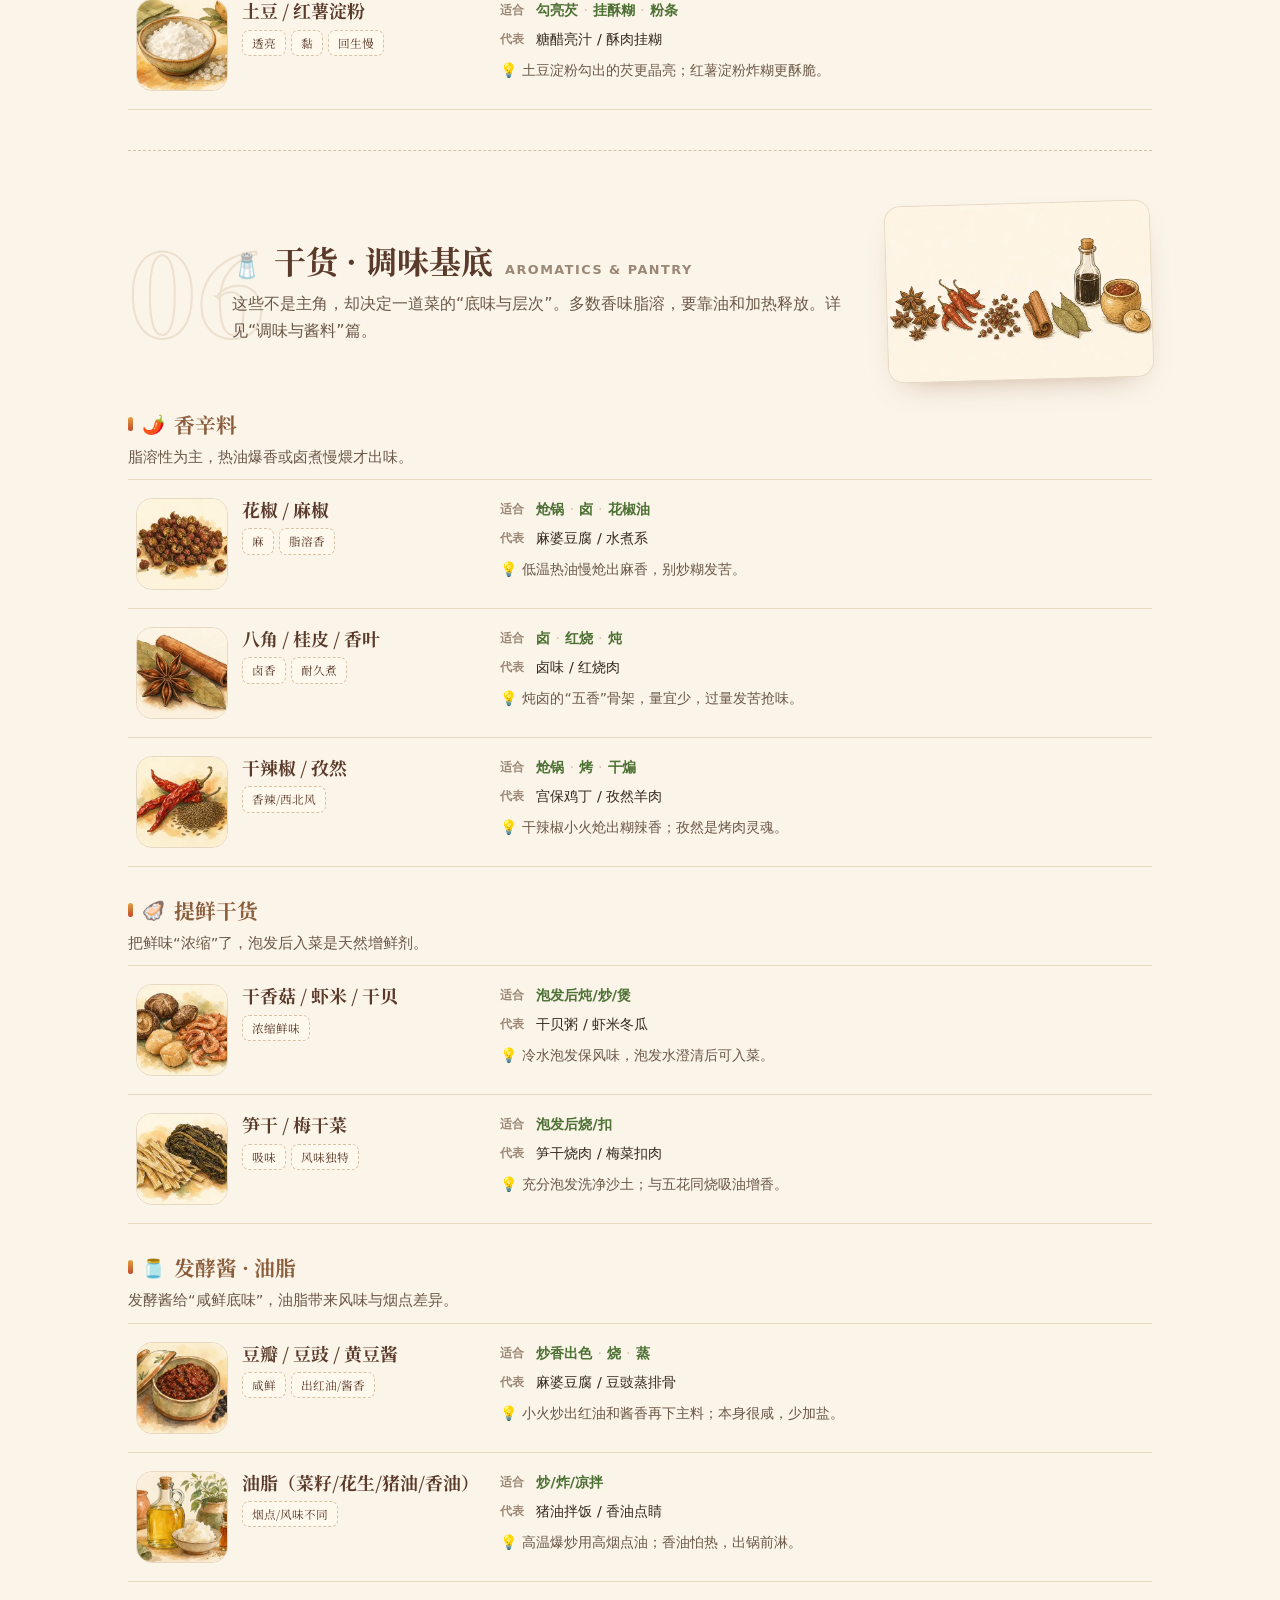
<file: ingredients.html>
<!DOCTYPE html>
<html lang="zh-CN">
<head>
  <meta charset="UTF-8" />
  <meta name="viewport" content="width=device-width, initial-scale=1.0, viewport-fit=cover" />
  <script>(function(){try{var t=localStorage.getItem('hcl-theme');if(t==='dark')document.documentElement.setAttribute('data-theme','dark');}catch(e){}})();</script>
  <title>食材百科 | 家常菜实验室</title>
  <meta name="description" content="系统梳理常见食材：猪牛鸡羊不同部位的特点与适用菜系、蔬菜种类与对应烹饪方式，以及水产、蛋奶豆、主食淀粉、干货调味基底。懂约束，才能放心创新。" />
  <link rel="preconnect" href="https://fonts.googleapis.com" />
  <link rel="preconnect" href="https://fonts.gstatic.com" crossorigin />
  <link href="https://fonts.googleapis.com/css2?family=Noto+Serif+SC:wght@500;700;900&display=swap" rel="stylesheet" />
  <link rel="stylesheet" href="assets/css/style.css" />
  <link rel="icon" href="data:image/svg+xml,%3Csvg xmlns='http://www.w3.org/2000/svg' viewBox='0 0 24 24'%3E%3Ctext y='20' font-size='20'%3E%F0%9F%8D%B2%3C/text%3E%3C/svg%3E" />
</head>
<body data-page="ingredients">

  <header class="page-head" style="--accent:#8B5E3C">
    <div class="container">
      <div class="crumbs"><a href="index.html">首页</a> / 速查百科 / 食材百科</div>
      <span class="num-chip">🥩 食材百科</span>
      <h1>食材百科</h1>
      <div class="en">Ingredient Encyclopedia</div>
      <p class="intro">
        为什么牛腩要炖、里脊要快炒？因为食材的<strong>部位、蛋白、胶原、含水、淀粉</strong>决定了它适合哪种热处理。
        这里按大类系统梳理：肉类讲<strong>部位—特点—适用菜系</strong>，蔬菜讲<strong>种类—对应烹饪方式</strong>，再到水产、蛋奶豆、主食淀粉与调味基底。
        先认识约束，创新时才知道哪些变量能换、怎么换。
      </p>
    </div>
  </header>

  <nav class="cat-nav" data-catnav aria-label="食材分类导航"></nav>

  <div class="container section-tight">
    <div class="food-guide" data-guide></div>
  </div>

  <script src="assets/js/data.js"></script>
  <script src="assets/js/main.js"></script>
  <script>
  (function () {
    const FG = window.HCL.foodGuide || [];
    const G = Object.fromEntries(window.HCL.glossary.map(g => [g.id, g]));
    const navEl = document.querySelector('[data-catnav]');
    const guideEl = document.querySelector('[data-guide]');

    const esc = s => String(s).replace(/[&<>]/g, c => ({ '&': '&amp;', '<': '&lt;', '>': '&gt;' }[c]));

    // —— 分类导航（点击平滑滚动到对应大类）——
    navEl.innerHTML =
      '<div class="cat-nav-inner">' +
      FG.map(c => `<a class="cat-chip" href="#cat-${c.id}"><span>${c.emoji}</span>${esc(c.name)}</a>`).join('') +
      '</div>';

    // —— 部位地图（肉类）：手绘动物轮廓“切割图”——
    const mapLegend =
      '<div class="cut-map-legend">' +
      '<span><i class="k-tender"></i>嫩 · 快炒/煎</span>' +
      '<span><i class="k-mid"></i>两可 · 看刀工火候</span>' +
      '<span><i class="k-stew"></i>耐火 · 炖/卤/烧</span>' +
      '</div>';

    // 圆角“腿”路径（x 起点 / 顶 / 底 / 宽）
    const leg = (x, top, bot, w) => `M${x},${top} h${w} v${bot - top - 9} q0,9 ${-w / 2},9 q${-w / 2},0 ${-w / 2},-9 Z`;

    // 各动物侧面轮廓 + 分区几何（坐标即 viewBox 内单位）。
    const SIL = {
      pork: {
        vb: '0 0 470 300', aria: '猪部位手绘切割图',
        cap: '把猪身按嫩→耐火分区：运动多、胶原多的部位越耐炖。',
        body: 'M36,168 C30,150 44,132 70,126 C80,123 86,118 93,112 L108,80 L136,108 C215,86 322,84 400,102 C426,108 442,120 442,144 C442,166 436,188 416,202 C388,220 300,226 208,224 C150,223 112,218 88,210 C66,203 52,192 46,180 C42,175 38,171 36,168 Z',
        legs: [
          { x: 92, top: 198, bot: 258, w: 20, k: 'stew' }, { x: 120, top: 200, bot: 260, w: 20, k: 'stew' },
          { x: 352, top: 198, bot: 260, w: 20, k: 'stew' }, { x: 392, top: 196, bot: 258, w: 20, k: 'stew' },
        ],
        regions: [
          { k: 'tender', d: 'M20,55 H150 V255 H20 Z', label: '梅花', lx: 96, ly: 162, match: '梅花' },
          { k: 'tender', d: 'M150,55 H352 V142 H150 Z', label: '里脊', lx: 250, ly: 110, match: '里脊' },
          { k: 'mid', d: 'M150,142 H352 V182 H150 Z', label: '排骨', lx: 250, ly: 163, match: '排骨' },
          { k: 'stew', d: 'M150,182 H352 V255 H150 Z', label: '五花', lx: 250, ly: 204, match: '五花' },
          { k: 'mid', d: 'M352,55 H470 V255 H352 Z', label: '前后腿', lx: 400, ly: 150, match: '后腿' },
        ],
        tags: [{ k: 'stew', label: '蹄髈', lx: 106, ly: 284, match: '蹄髈' }],
        dividers: ['M150,86 V222', 'M352,90 V224', 'M150,142 H352', 'M150,182 H352'],
        details: [
          '<circle class="cut-ink" cx="80" cy="138" r="3.4"/>',
          '<circle class="cut-ink" cx="42" cy="158" r="1.8"/><circle class="cut-ink" cx="42" cy="166" r="1.8"/>',
          '<path class="cut-stroke" d="M37,172 q12,7 24,3"/>',
          '<path class="cut-stroke" d="M104,72 L118,102"/>',
          '<path class="cut-stroke" d="M440,132 c16,-7 23,7 11,16 c-7,5 -17,1 -14,-8"/>',
        ],
      },
      beef: {
        vb: '0 0 480 300', aria: '牛部位手绘切割图',
        cap: '牛部位差异最大：腰背雪花嫩部煎涮，运动多的腩腱尾必须久炖。',
        body: 'M34,150 C28,138 30,124 46,118 C56,114 62,110 68,104 C74,92 86,86 98,90 C108,93 112,98 116,104 C160,90 320,86 402,98 C426,103 444,112 446,134 C448,156 442,180 424,194 C396,212 300,216 206,214 C150,213 116,208 92,200 C70,192 56,178 48,162 C44,157 38,153 34,150 Z',
        legs: [
          { x: 96, top: 196, bot: 272, w: 18, k: 'stew' }, { x: 126, top: 198, bot: 274, w: 18, k: 'stew' },
          { x: 356, top: 196, bot: 272, w: 18, k: 'stew' }, { x: 390, top: 194, bot: 270, w: 18, k: 'stew' },
        ],
        regions: [
          { k: 'tender', d: 'M40,50 H210 V150 H40 Z', label: ['上脑', '眼肉'], lx: 120, ly: 120, match: '眼肉' },
          { k: 'tender', d: 'M210,50 H360 V150 H210 Z', label: '里脊', lx: 286, ly: 120, match: '里脊' },
          { k: 'mid', d: 'M20,150 H150 V248 H20 Z', label: ['肩', '胸'], lx: 90, ly: 184, match: '肩' },
          { k: 'stew', d: 'M150,150 H360 V248 H150 Z', label: '牛腩', lx: 255, ly: 186, match: '牛腩' },
          { k: 'stew', d: 'M360,50 H480 V248 H360 Z', label: '尾', lx: 414, ly: 148, match: '牛尾' },
        ],
        tags: [{ k: 'stew', label: '腱子', lx: 112, ly: 252, match: '腱' }],
        dividers: ['M40,150 H360', 'M210,52 V150', 'M150,150 V246', 'M360,55 V246'],
        details: [
          '<path class="cut-stroke" d="M90,90 C82,78 84,68 92,66"/><path class="cut-stroke" d="M106,92 C110,80 118,76 124,80"/>',
          '<path class="cut-part" d="M112,98 q20,-6 26,6 q-13,8 -26,0 Z"/>',
          '<circle class="cut-ink" cx="62" cy="132" r="3.4"/>',
          '<circle class="cut-ink" cx="40" cy="140" r="2"/>',
          '<path class="cut-stroke" d="M34,150 q12,8 24,4"/>',
          '<path class="cut-stroke" d="M446,128 C462,150 460,186 452,206"/>',
          '<path class="cut-ink" d="M452,200 c8,4 8,18 0,22 c-8,-4 -8,-18 0,-22 Z"/>',
        ],
      },
      chicken: {
        vb: '0 0 440 320', aria: '鸡部位手绘切割图',
        cap: '鸡胸最瘦最难做，鸡腿最宽容；老土鸡耐炖出鲜。',
        body: 'M96,104 C128,84 198,80 250,88 C296,94 330,72 410,58 L430,98 C404,110 384,122 376,142 C370,162 372,182 360,208 C344,238 298,254 238,256 C178,258 128,248 106,224 C90,206 84,180 84,150 C84,128 88,114 96,104 Z',
        regions: [
          { k: 'stew', d: 'M84,70 H440 V160 H84 Z', label: ['整鸡', '土鸡'], lx: 168, ly: 116, match: '整鸡' },
          { k: 'tender', d: 'M70,160 H232 V262 H70 Z', label: '鸡胸', lx: 148, ly: 210, match: '鸡胸' },
          { k: 'mid', d: 'M232,160 H400 V262 H232 Z', label: '腿', lx: 320, ly: 212, match: '腿' },
        ],
        overlays: [
          { k: 'mid', d: 'M228,132 C284,122 332,134 348,158 C356,172 348,186 326,190 C292,196 248,186 230,170 C220,160 220,138 228,132 Z', label: '翅', lx: 286, ly: 160, match: '翅' },
        ],
        tags: [{ k: 'stew', label: '爪/杂', lx: 206, ly: 294, match: '爪' }],
        dividers: ['M84,160 H400', 'M232,160 V260'],
        parts: [
          '<circle class="cut-part" cx="86" cy="74" r="27"/>',
          '<path class="cut-comb" d="M66,52 q4,-15 15,-7 q5,-13 16,-4 q9,-7 14,4 q-3,10 -14,7 q-8,7 -16,-1 q-10,4 -16,1 Z"/>',
          '<path class="cut-beak" d="M60,74 L36,80 L60,88 Z"/>',
          '<path class="cut-comb" d="M64,92 q-7,12 1,19 q9,-2 9,-15 Z"/>',
          '<path class="cut-stroke" d="M192,250 L188,296 M188,296 l-11,8 M188,296 l0,12 M188,296 l11,8"/>',
          '<path class="cut-stroke" d="M252,250 L256,296 M256,296 l-11,8 M256,296 l0,12 M256,296 l11,8"/>',
          '<circle class="cut-ink" cx="93" cy="68" r="3.2"/>',
        ],
        details: [
          '<path class="cut-stroke" d="M300,96 C340,74 366,74 416,60 M312,110 C348,92 372,92 426,82"/>',
        ],
      },
      lamb: {
        vb: '0 0 480 300', aria: '羊部位手绘切割图',
        cap: '羊嫩部（上脑里脊）爆炒涮，带骨多胶的蝎子腩排靠炖煮去膻。',
        body: 'M36,152 C30,140 34,126 50,122 C58,119 62,114 68,108 C74,98 84,94 96,98 C108,86 120,98 134,90 C150,80 164,96 180,88 C198,80 212,96 230,88 C250,80 264,96 282,88 C302,80 322,94 344,90 C372,88 400,88 426,104 C440,116 444,132 442,152 C440,174 432,192 414,202 C388,216 300,218 210,216 C150,215 110,212 84,204 C64,197 50,182 44,168 C40,162 38,156 36,152 Z',
        legs: [
          { x: 96, top: 200, bot: 256, w: 18, k: 'mid' }, { x: 124, top: 202, bot: 258, w: 18, k: 'mid' },
          { x: 352, top: 200, bot: 256, w: 18, k: 'mid' }, { x: 388, top: 198, bot: 254, w: 18, k: 'mid' },
        ],
        regions: [
          { k: 'tender', d: 'M22,55 H230 V145 H22 Z', label: ['上脑', '里脊'], lx: 124, ly: 120, match: '里脊' },
          { k: 'stew', d: 'M230,55 H330 V145 H230 Z', label: '脊骨', lx: 278, ly: 118, match: '蝎' },
          { k: 'mid', d: 'M22,145 H330 V180 H22 Z', label: '羊排', lx: 176, ly: 164, match: '羊排' },
          { k: 'stew', d: 'M22,180 H330 V255 H22 Z', label: '羊腩', lx: 176, ly: 198, match: '腩' },
          { k: 'mid', d: 'M330,55 H480 V255 H330 Z', label: '腿', lx: 392, ly: 150, match: '腿' },
        ],
        dividers: ['M230,57 V145', 'M40,145 H330', 'M40,180 H330', 'M330,57 V253'],
        details: [
          '<path class="cut-stroke" d="M92,98 C80,96 74,84 84,78 C92,74 100,80 96,88"/>',
          '<path class="cut-part" d="M98,104 q18,-2 22,10 q-12,6 -22,-2 Z"/>',
          '<circle class="cut-ink" cx="74" cy="138" r="3.2"/>',
          '<circle class="cut-ink" cx="40" cy="146" r="1.8"/>',
          '<path class="cut-stroke" d="M36,154 q10,7 22,4"/>',
          '<path class="cut-stroke" d="M440,150 q14,6 8,22"/>',
        ],
      },
    };

    const cutLabel = (r) => {
      const lines = Array.isArray(r.label) ? r.label : [r.label];
      const y0 = r.ly - (lines.length - 1) * 7;
      const tspans = lines.map((ln, i) => `<tspan x="${r.lx}" dy="${i === 0 ? 0 : 14}">${esc(ln)}</tspan>`).join('');
      const extra = r._tag ? ' cut-tag' : '';
      const link = r.match ? ' is-link' : '';
      const dm = r.match ? ` data-match="${esc(r.match)}"` : '';
      return `<text class="cut-label ${r.k}${extra}${link}" x="${r.lx}" y="${y0}"${dm}>${tspans}</text>`;
    };

    const renderSilhouette = (id) => {
      const s = SIL[id]; if (!s) return '';
      const cid = 'cutclip-' + id;
      const legAll = (s.legs || []);
      const region = s.regions.map(r => `<path class="cut-region ${r.k}${r.match ? ' is-link' : ''}" d="${r.d}"${r.match ? ` data-match="${esc(r.match)}"` : ''}/>`).join('');
      const legFill = legAll.map(l => `<path class="cut-region ${l.k || 'stew'}" d="${leg(l.x, l.top, l.bot, l.w)}"/>`).join('');
      const legLine = legAll.map(l => `<path class="cut-outline" d="${leg(l.x, l.top, l.bot, l.w)}" filter="url(#rough)"/>`).join('');
      const legClip = legAll.map(l => `<path d="${leg(l.x, l.top, l.bot, l.w)}"/>`).join('');
      const divs = (s.dividers || []).map(d => `<path class="cut-divider" d="${d}" filter="url(#rough)"/>`).join('');
      const overlay = (s.overlays || []).map(o => `<path class="cut-region ${o.k}${o.match ? ' is-link' : ''}" d="${o.d}"${o.match ? ` data-match="${esc(o.match)}"` : ''}/><path class="cut-outline" d="${o.d}" filter="url(#rough)"/>`).join('');
      const parts = (s.parts || []).join('');
      const details = (s.details || []).join('');
      const labels = s.regions.concat(s.overlays || [], (s.tags || []).map(t => ({ ...t, _tag: true }))).map(cutLabel).join('');
      return `
      <div class="cut-figure">
        <svg class="cut-svg" viewBox="${s.vb}" role="img" aria-label="${esc(s.aria)}">
          <defs><clipPath id="${cid}"><path d="${s.body}"/>${legClip}</clipPath></defs>
          <g clip-path="url(#${cid})">
            <rect class="cut-base" x="-300" y="-300" width="2000" height="2000"/>
            ${region}
            ${legFill}
            ${divs}
          </g>
          <path class="cut-outline" d="${s.body}" filter="url(#rough)"/>
          ${legLine}
          ${overlay}
          <g filter="url(#rough)">${parts}</g>
          <g filter="url(#rough)">${details}</g>
          <g class="cut-labels">${labels}</g>
        </svg>
        ${mapLegend}
        ${s.cap ? `<figcaption>${esc(s.cap)}</figcaption>` : ''}
      </div>`;
    };

    const renderMap = (map, id) => {
      if (SIL[id]) return renderSilhouette(id);
      return map ? `
      <div class="cut-map" role="img" aria-label="部位嫩度地图">
        <div class="cut-map-axis"><span>前 / 上</span><span>后 / 下</span></div>
        <div class="cut-map-track">
          ${map.map(s => `<span class="cut-seg ${s.k}">${esc(s.l)}</span>`).join('')}
        </div>
        ${mapLegend}
      </div>` : '';
    };

    // —— 单个条目（部位 / 食材）——
    const renderItem = (it, gid, idx) => {
      const thumb = it.img || (gid ? 'assets/img/item/' + gid + '-' + idx + '.webp' : '');
      return `
      <article class="food-item reveal">
        <div class="fi-main">
          ${thumb ? `<figure class="fi-thumb"><img src="${thumb}" alt="${esc(it.n)}手绘示意图" loading="lazy" width="200" height="200" onerror="this.closest('.fi-thumb')?.remove()"></figure>` : ''}
          <div class="fi-head">
            <h4 class="fi-name">${esc(it.n)}</h4>
            <div class="fi-tags">${(it.t || []).map(x => `<span class="fi-tag">${esc(x)}</span>`).join('')}</div>
          </div>
        </div>
        <div class="fi-meta">
          <p class="fi-line"><span class="fi-key">适合</span>${(it.m || []).map(x => `<b>${esc(x)}</b>`).join('<i>·</i>')}</p>
          <p class="fi-line"><span class="fi-key">代表</span>${(it.d || []).map(esc).join(' / ')}</p>
          ${it.note ? `<p class="fi-note">${esc(it.note)}</p>` : ''}
        </div>
      </article>`;
    };

    // —— 渲染全部 ——
    guideEl.innerHTML = FG.map(cat => `
      <section class="food-cat" id="cat-${cat.id}">
        <div class="food-cat-head reveal">
          <div class="fc-text">
            <h2><span class="fc-emoji">${cat.emoji}</span>${esc(cat.name)} <em class="fc-en">${esc(cat.en || '')}</em></h2>
            <p class="fc-lead">${esc(cat.lead || '')}</p>
          </div>
          ${cat.art ? `<figure class="cat-art"><img src="${cat.art}" alt="${esc(cat.name)}手绘图示" loading="lazy" width="900" height="600" /></figure>` : ''}
        </div>
        ${cat.groups.map(grp => `
          <section class="food-group" id="grp-${grp.id}">
            <div class="fg-head reveal">
              <h3><span class="fg-emoji">${grp.emoji || ''}</span>${esc(grp.name)}</h3>
              ${grp.lead ? `<p class="fg-lead">${esc(grp.lead)}</p>` : ''}
            </div>
            ${renderMap(grp.map, grp.id)}
            <div class="food-items">
              ${grp.items.map((it, i) => renderItem(it, grp.id, i + 1)).join('')}
            </div>
          </section>`).join('')}
      </section>`).join('');

    // 点击切割图分区 → 滚动并高亮对应部位条目（同组内按名称包含匹配）
    guideEl.addEventListener('click', e => {
      const el = e.target.closest('[data-match]'); if (!el) return;
      const sec = el.closest('.food-group'); if (!sec) return;
      const m = el.getAttribute('data-match');
      const hit = [...sec.querySelectorAll('.fi-name')].find(n => n.textContent.includes(m));
      if (!hit) return;
      const card = hit.closest('.food-item');
      card.scrollIntoView({ behavior: 'smooth', block: 'center' });
      card.classList.remove('fi-flash'); void card.offsetWidth; card.classList.add('fi-flash');
    });

    // 平滑滚动 + 高亮当前分类
    navEl.addEventListener('click', e => {
      const a = e.target.closest('.cat-chip'); if (!a) return;
      e.preventDefault();
      const t = document.querySelector(a.getAttribute('href'));
      if (t) t.scrollIntoView({ behavior: 'smooth', block: 'start' });
    });
    const chips = [...navEl.querySelectorAll('.cat-chip')];
    const cats = [...document.querySelectorAll('.food-cat')];
    const spy = new IntersectionObserver((ents) => {
      ents.forEach(en => {
        if (en.isIntersecting) {
          const id = en.target.id;
          chips.forEach(c => c.classList.toggle('active', c.getAttribute('href') === '#' + id));
        }
      });
    }, { rootMargin: '-45% 0px -50% 0px' });
    cats.forEach(c => spy.observe(c));

    // 吸顶后切换 is-stuck，平时与页头底色自然相连
    const onCatScroll = () => navEl.classList.toggle('is-stuck', navEl.getBoundingClientRect().top <= 64.5);
    document.addEventListener('scroll', onCatScroll, { passive: true });
    onCatScroll();

    if (window.setupReveal) window.setupReveal();
  })();
  </script>
</body>
</html>
</file>
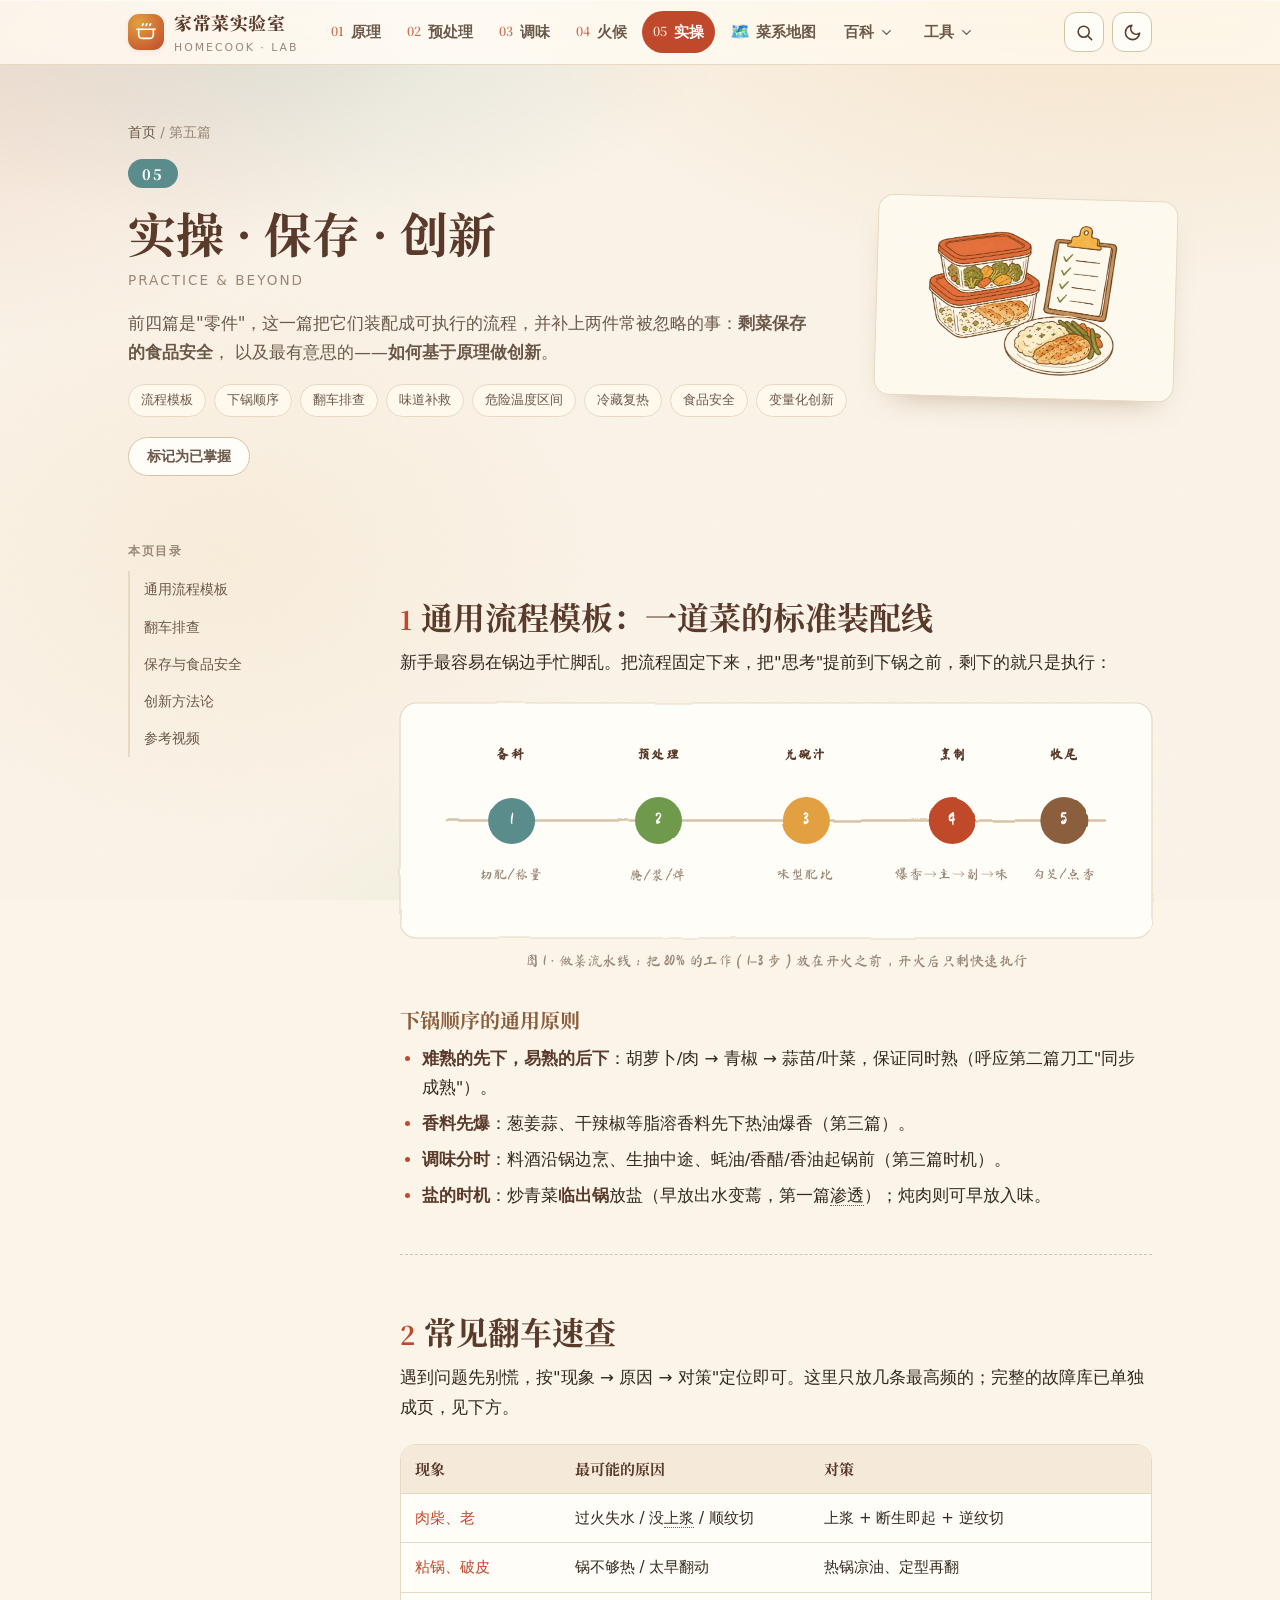
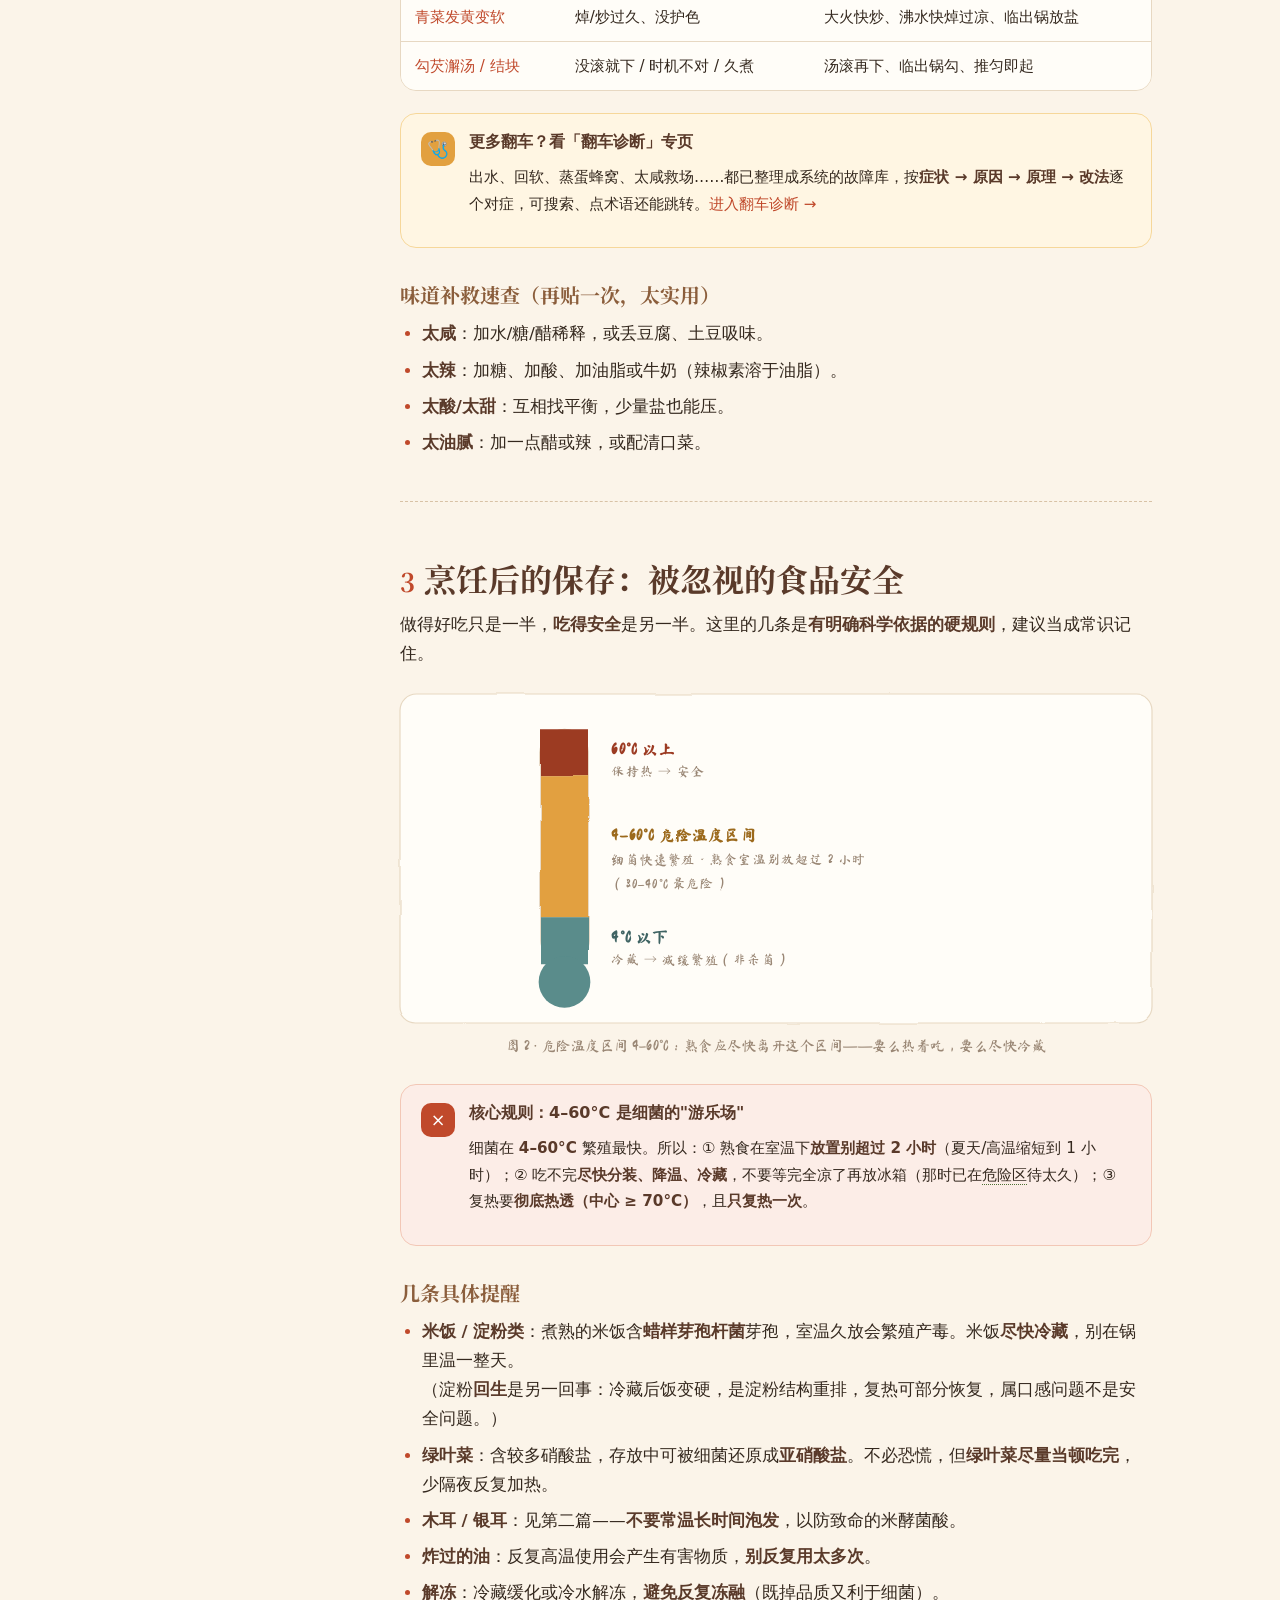
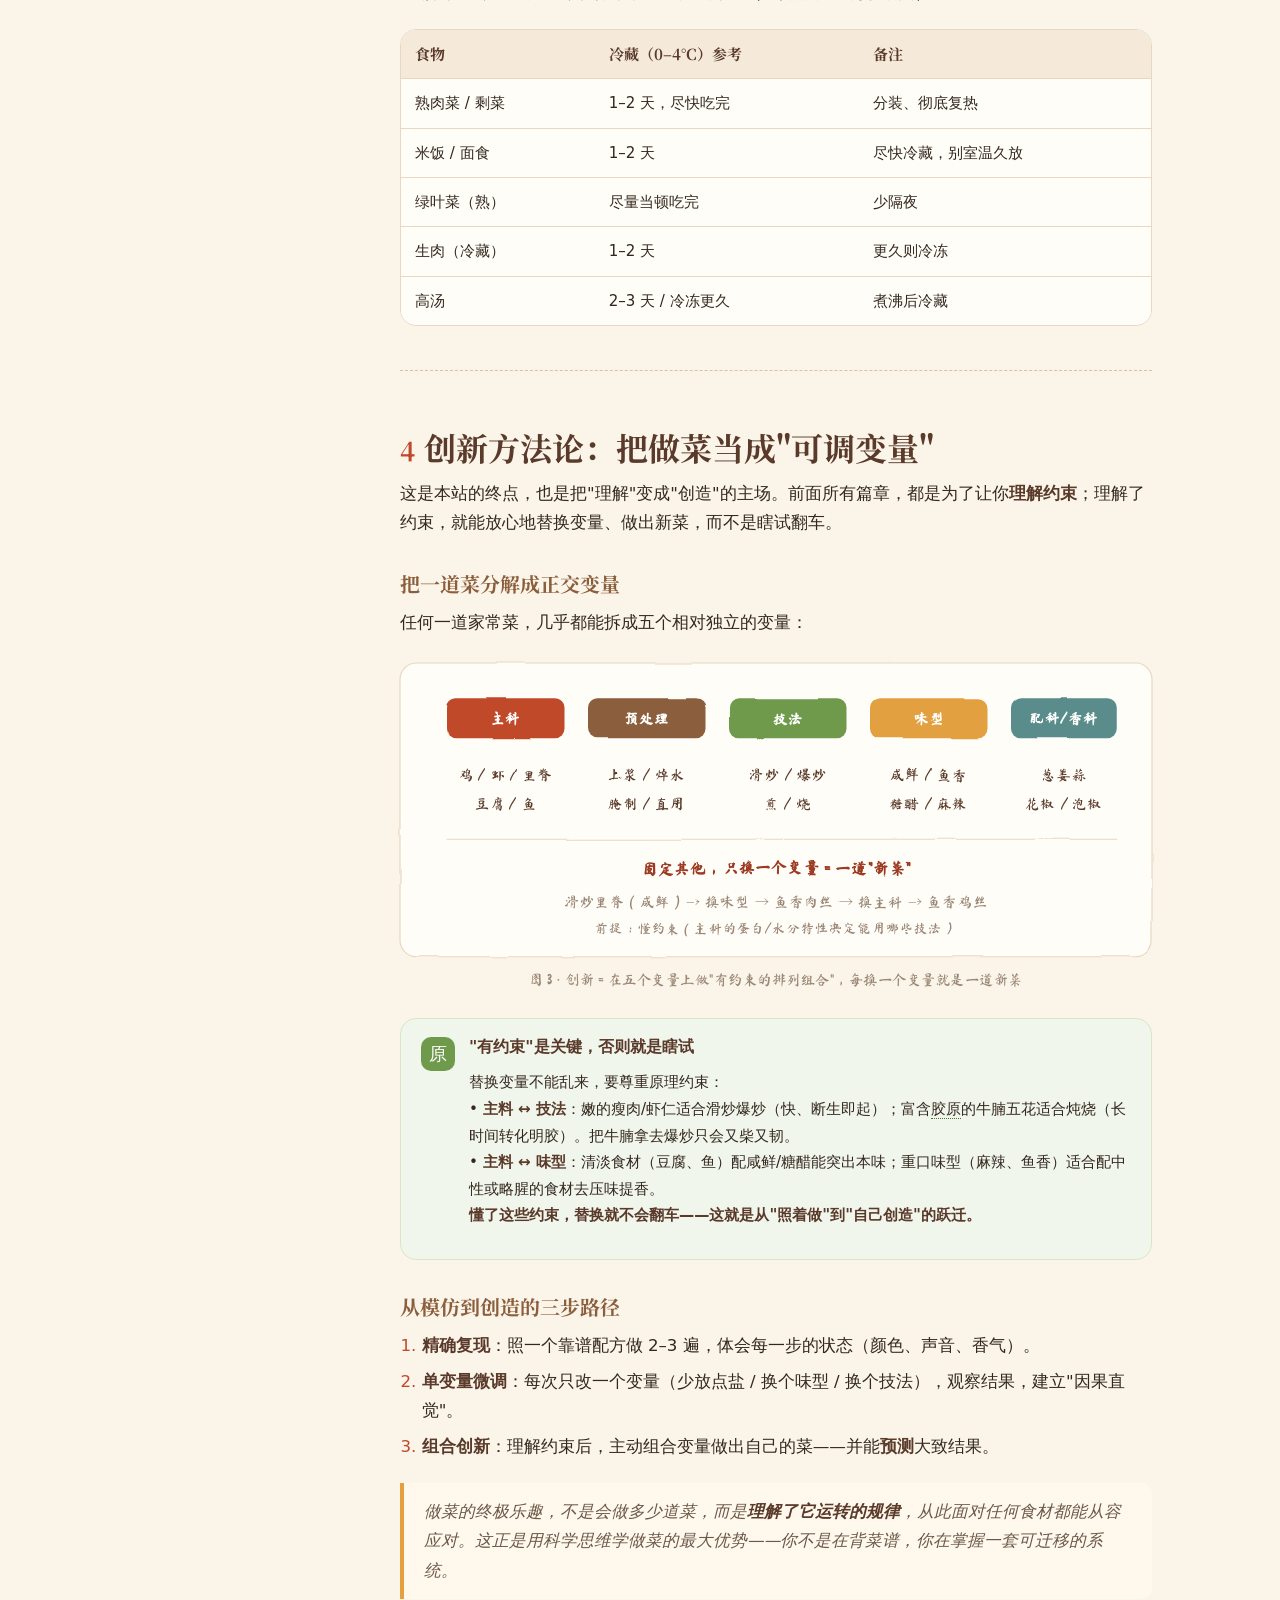
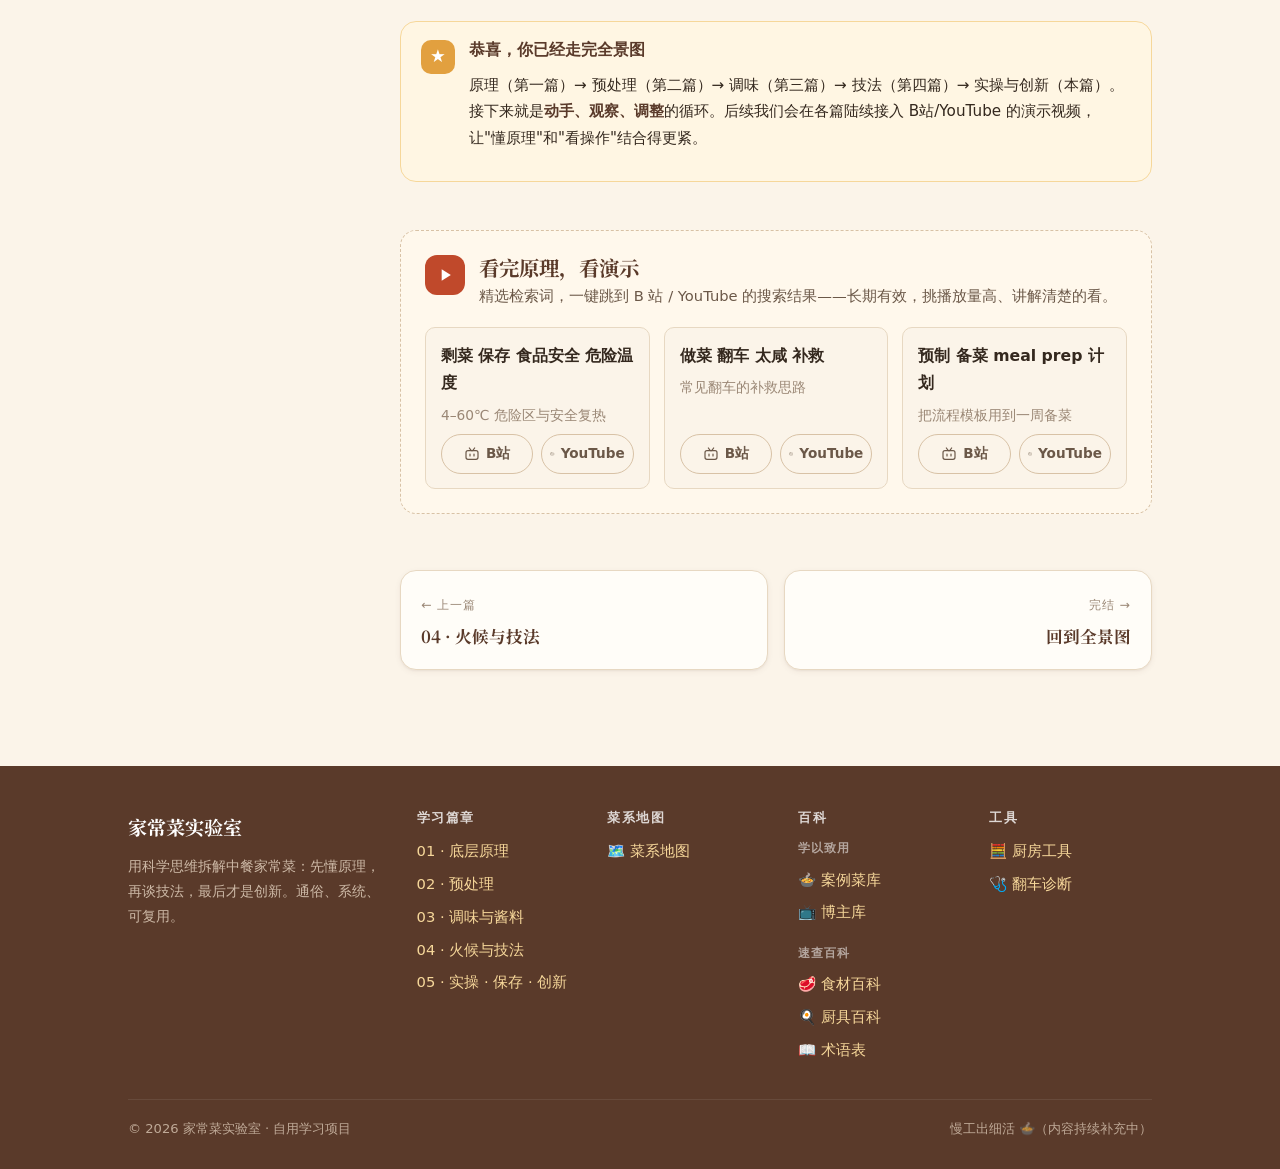
<file: practice.html>
<!DOCTYPE html>
<html lang="zh-CN">
<head>
  <meta charset="UTF-8" />
  <meta name="viewport" content="width=device-width, initial-scale=1.0, viewport-fit=cover" />
  <script>(function(){try{var t=localStorage.getItem('hcl-theme');if(t==='dark')document.documentElement.setAttribute('data-theme','dark');}catch(e){}})();</script>
  <title>第五篇 · 实操 · 保存 · 创新 | 家常菜实验室</title>
  <meta name="description" content="通用流程模板、翻车排查与补救、剩菜保存的食品安全（危险温度区间），以及基于原理的变量化创新方法论。" />
  <link rel="preconnect" href="https://fonts.googleapis.com" />
  <link rel="preconnect" href="https://fonts.gstatic.com" crossorigin />
  <link href="https://fonts.googleapis.com/css2?family=Noto+Serif+SC:wght@500;700;900&display=swap" rel="stylesheet" />
  <link rel="stylesheet" href="assets/css/style.css" />
  <link rel="icon" href="data:image/svg+xml,%3Csvg xmlns='http://www.w3.org/2000/svg' viewBox='0 0 24 24'%3E%3Ctext y='20' font-size='20'%3E%F0%9F%8D%B2%3C/text%3E%3C/svg%3E" />
</head>
<body data-page="practice">

  <header class="page-head" style="--accent:#5A8C8B">
    <div class="container">
      <div class="crumbs"><a href="index.html">首页</a> / 第五篇</div>
      <span class="num-chip">05</span>
      <h1>实操 · 保存 · 创新</h1>
      <div class="en">Practice &amp; Beyond</div>
      <p class="intro">
        前四篇是"零件"，这一篇把它们装配成可执行的流程，并补上两件常被忽略的事：<strong>剩菜保存的食品安全</strong>，
        以及最有意思的——<strong>如何基于原理做创新</strong>。
      </p>
      <div class="tag-row">
        <span class="pill">流程模板</span><span class="pill">下锅顺序</span><span class="pill">翻车排查</span>
        <span class="pill">味道补救</span><span class="pill">危险温度区间</span><span class="pill">冷藏复热</span>
        <span class="pill">食品安全</span><span class="pill">变量化创新</span>
      </div>
    </div>
  </header>

  <div class="container section-tight">
    <div class="doc-layout">
      <aside class="toc" data-toc></aside>
      <article class="prose">

        <!-- 1 流程模板 -->
        <h2 data-toc="通用流程模板"><span class="idx">1</span>通用流程模板：一道菜的标准装配线</h2>
        <p>新手最容易在锅边手忙脚乱。把流程固定下来，把"思考"提前到下锅之前，剩下的就只是执行：</p>

        <figure>
          <svg viewBox="0 0 640 200" role="img" aria-label="做菜通用流程">
            <rect x="0" y="0" width="640" height="200" rx="14" fill="#FFFDF8" stroke="#E7D8C2"/>
            <!-- 时间线 -->
            <line x1="40" y1="100" x2="600" y2="100" stroke="#D8C2A6" stroke-width="2"/>
            <g font-size="11" text-anchor="middle">
              <!-- 步骤点 -->
              <g><circle cx="95" cy="100" r="20" fill="#5A8C8B"/><text x="95" y="104" fill="#fff" font-size="14">1</text><text x="95" y="48" fill="#5A3A2A" font-weight="700">备料</text><text x="95" y="150" fill="#9A8775">切配/称量</text></g>
              <g><circle cx="220" cy="100" r="20" fill="#6F9A4C"/><text x="220" y="104" fill="#fff" font-size="14">2</text><text x="220" y="48" fill="#5A3A2A" font-weight="700">预处理</text><text x="220" y="150" fill="#9A8775">腌/浆/焯</text></g>
              <g><circle cx="345" cy="100" r="20" fill="#E2A03F"/><text x="345" y="104" fill="#fff" font-size="14">3</text><text x="345" y="48" fill="#5A3A2A" font-weight="700">兑碗汁</text><text x="345" y="150" fill="#9A8775">味型配比</text></g>
              <g><circle cx="470" cy="100" r="20" fill="#C0492B"/><text x="470" y="104" fill="#fff" font-size="14">4</text><text x="470" y="48" fill="#5A3A2A" font-weight="700">烹制</text><text x="470" y="150" fill="#9A8775">爆香→主→副→味</text></g>
              <g><circle cx="565" cy="100" r="20" fill="#8B5E3C"/><text x="565" y="104" fill="#fff" font-size="14">5</text><text x="565" y="48" fill="#5A3A2A" font-weight="700">收尾</text><text x="565" y="150" fill="#9A8775">勾芡/点香</text></g>
            </g>
          </svg>
          <figcaption>图 1 · 做菜流水线：把 80% 的工作（1–3 步）放在开火之前，开火后只剩快速执行</figcaption>
        </figure>

        <h3>下锅顺序的通用原则</h3>
        <ul>
          <li><strong>难熟的先下，易熟的后下</strong>：胡萝卜/肉 → 青椒 → 蒜苗/叶菜，保证同时熟（呼应第二篇刀工"同步成熟"）。</li>
          <li><strong>香料先爆</strong>：葱姜蒜、干辣椒等脂溶香料先下热油爆香（第三篇）。</li>
          <li><strong>调味分时</strong>：料酒沿锅边烹、生抽中途、蚝油/香醋/香油起锅前（第三篇时机）。</li>
          <li><strong>盐的时机</strong>：炒青菜<strong>临出锅</strong>放盐（早放出水变蔫，第一篇渗透）；炖肉则可早放入味。</li>
        </ul>

        <hr />

        <!-- 2 翻车排查 -->
        <h2 data-toc="翻车排查"><span class="idx">2</span>常见翻车速查</h2>
        <p>遇到问题先别慌，按"现象 → 原因 → 对策"定位即可。这里只放几条最高频的；完整的故障库已单独成页，见下方。</p>
        <div class="table-wrap">
          <table>
            <thead><tr><th>现象</th><th>最可能的原因</th><th>对策</th></tr></thead>
            <tbody>
              <tr><td><a href="troubleshoot.html#ts-stirfry-meat-tough">肉柴、老</a></td><td>过火失水 / 没上浆 / 顺纹切</td><td>上浆 + 断生即起 + 逆纹切</td></tr>
              <tr><td><a href="troubleshoot.html#ts-stirfry-stick-pan">粘锅、破皮</a></td><td>锅不够热 / 太早翻动</td><td>热锅凉油、定型再翻</td></tr>
              <tr><td><a href="troubleshoot.html#ts-stirfry-greens-yellow">青菜发黄变软</a></td><td>焯/炒过久、没护色</td><td>大火快炒、沸水快焯过凉、临出锅放盐</td></tr>
              <tr><td><a href="troubleshoot.html#ts-thicken-coat-sauce-broken">勾芡澥汤 / 结块</a></td><td>没滚就下 / 时机不对 / 久煮</td><td>汤滚再下、临出锅勾、推匀即起</td></tr>
            </tbody>
          </table>
        </div>

        <div class="note tip">
          <span class="badge">🩺</span>
          <div>
            <h4>更多翻车？看「翻车诊断」专页</h4>
            <p>出水、回软、蒸蛋蜂窝、太咸救场……都已整理成系统的故障库，按<strong>症状 → 原因 → 原理 → 改法</strong>逐个对症，可搜索、点术语还能跳转。<a href="troubleshoot.html">进入翻车诊断 →</a></p>
          </div>
        </div>

        <h3>味道补救速查（再贴一次，太实用）</h3>
        <ul>
          <li><strong>太咸</strong>：加水/糖/醋稀释，或丢豆腐、土豆吸味。</li>
          <li><strong>太辣</strong>：加糖、加酸、加油脂或牛奶（辣椒素溶于油脂）。</li>
          <li><strong>太酸/太甜</strong>：互相找平衡，少量盐也能压。</li>
          <li><strong>太油腻</strong>：加一点醋或辣，或配清口菜。</li>
        </ul>

        <hr />

        <!-- 3 食品安全 -->
        <h2 data-toc="保存与食品安全"><span class="idx">3</span>烹饪后的保存：被忽视的食品安全</h2>
        <p>
          做得好吃只是一半，<strong>吃得安全</strong>是另一半。这里的几条是<strong>有明确科学依据的硬规则</strong>，建议当成常识记住。
        </p>

        <figure>
          <svg viewBox="0 0 640 280" role="img" aria-label="危险温度区间">
            <rect x="0" y="0" width="640" height="280" rx="14" fill="#FFFDF8" stroke="#E7D8C2"/>
            <!-- 温度计 -->
            <rect x="120" y="30" width="40" height="200" rx="20" fill="#EEE3D2" stroke="#D8C2A6"/>
            <!-- 区段 -->
            <rect x="120" y="30" width="40" height="40" fill="#9C3A22"/>     <!-- >60 安全(热) -->
            <rect x="120" y="70" width="40" height="120" fill="#E2A03F"/>    <!-- 4-60 危险 -->
            <rect x="120" y="190" width="40" height="40" fill="#5A8C8B"/>    <!-- <4 安全(冷) -->
            <circle cx="140" cy="245" r="22" fill="#5A8C8B"/>
            <!-- 刻度文字 -->
            <g font-size="13" fill="#5A3A2A">
              <text x="180" y="52" font-weight="700" fill="#9C3A22">60°C 以上</text>
              <text x="180" y="70" font-size="11" fill="#9A8775">保持热 → 安全</text>
              <text x="180" y="125" font-weight="700" fill="#9C6A1E">4–60°C 危险温度区间</text>
              <text x="180" y="145" font-size="11" fill="#9A8775">细菌快速繁殖 · 熟食室温别放超过 2 小时</text>
              <text x="180" y="165" font-size="11" fill="#9A8775">（30–40°C 最危险）</text>
              <text x="180" y="212" font-weight="700" fill="#3F6463">4°C 以下</text>
              <text x="180" y="230" font-size="11" fill="#9A8775">冷藏 → 减缓繁殖（非杀菌）</text>
            </g>
          </svg>
          <figcaption>图 2 · 危险温度区间 4–60°C：熟食应尽快离开这个区间——要么热着吃，要么尽快冷藏</figcaption>
        </figure>

        <div class="note warn">
          <span class="badge">×</span>
          <div>
            <h4>核心规则：4–60°C 是细菌的"游乐场"</h4>
            <p>细菌在 <strong>4–60°C</strong> 繁殖最快。所以：① 熟食在室温下<strong>放置别超过 2 小时</strong>（夏天/高温缩短到 1 小时）；② 吃不完<strong>尽快分装、降温、冷藏</strong>，不要等完全凉了再放冰箱（那时已在危险区待太久）；③ 复热要<strong>彻底热透（中心 ≥ 70°C）</strong>，且<strong>只复热一次</strong>。</p>
          </div>
        </div>

        <h3>几条具体提醒</h3>
        <ul>
          <li><strong>米饭 / 淀粉类</strong>：煮熟的米饭含<strong>蜡样芽孢杆菌</strong>芽孢，室温久放会繁殖产毒。米饭<strong>尽快冷藏</strong>，别在锅里温一整天。<br/>（淀粉<strong>回生</strong>是另一回事：冷藏后饭变硬，是淀粉结构重排，复热可部分恢复，属口感问题不是安全问题。）</li>
          <li><strong>绿叶菜</strong>：含较多硝酸盐，存放中可被细菌还原成<strong>亚硝酸盐</strong>。不必恐慌，但<strong>绿叶菜尽量当顿吃完</strong>，少隔夜反复加热。</li>
          <li><strong>木耳 / 银耳</strong>：见第二篇——<strong>不要常温长时间泡发</strong>，以防致命的米酵菌酸。</li>
          <li><strong>炸过的油</strong>：反复高温使用会产生有害物质，<strong>别反复用太多次</strong>。</li>
          <li><strong>解冻</strong>：冷藏缓化或冷水解冻，<strong>避免反复冻融</strong>（既掉品质又利于细菌）。</li>
        </ul>

        <div class="table-wrap">
          <table>
            <thead><tr><th>食物</th><th>冷藏（0–4°C）参考</th><th>备注</th></tr></thead>
            <tbody>
              <tr><td>熟肉菜 / 剩菜</td><td>1–2 天，尽快吃完</td><td>分装、彻底复热</td></tr>
              <tr><td>米饭 / 面食</td><td>1–2 天</td><td>尽快冷藏，别室温久放</td></tr>
              <tr><td>绿叶菜（熟）</td><td>尽量当顿吃完</td><td>少隔夜</td></tr>
              <tr><td>生肉（冷藏）</td><td>1–2 天</td><td>更久则冷冻</td></tr>
              <tr><td>高汤</td><td>2–3 天 / 冷冻更久</td><td>煮沸后冷藏</td></tr>
            </tbody>
          </table>
        </div>

        <hr />

        <!-- 4 创新 -->
        <h2 data-toc="创新方法论"><span class="idx">4</span>创新方法论：把做菜当成"可调变量"</h2>
        <p>
          这是本站的终点，也是把"理解"变成"创造"的主场。前面所有篇章，都是为了让你<strong>理解约束</strong>；理解了约束，就能放心地替换变量、做出新菜，而不是瞎试翻车。
        </p>

        <h3>把一道菜分解成正交变量</h3>
        <p>任何一道家常菜，几乎都能拆成五个相对独立的变量：</p>

        <figure>
          <svg viewBox="0 0 640 250" role="img" aria-label="创新变量矩阵">
            <rect x="0" y="0" width="640" height="250" rx="14" fill="#FFFDF8" stroke="#E7D8C2"/>
            <g font-size="12">
              <!-- 五列变量 -->
              <g text-anchor="middle">
                <rect x="40" y="30" width="100" height="34" rx="8" fill="#C0492B"/><text x="90" y="52" fill="#fff" font-weight="700">主料</text>
                <rect x="160" y="30" width="100" height="34" rx="8" fill="#8B5E3C"/><text x="210" y="52" fill="#fff" font-weight="700">预处理</text>
                <rect x="280" y="30" width="100" height="34" rx="8" fill="#6F9A4C"/><text x="330" y="52" fill="#fff" font-weight="700">技法</text>
                <rect x="400" y="30" width="100" height="34" rx="8" fill="#E2A03F"/><text x="450" y="52" fill="#fff" font-weight="700">味型</text>
                <rect x="520" y="30" width="90" height="34" rx="8" fill="#5A8C8B"/><text x="565" y="52" fill="#fff" font-weight="700">配料/香料</text>
              </g>
              <!-- 选项 -->
              <g fill="#5A3A2A" text-anchor="middle">
                <text x="90" y="100">鸡 / 虾 / 里脊</text>
                <text x="90" y="124">豆腐 / 鱼</text>
                <text x="210" y="100">上浆 / 焯水</text>
                <text x="210" y="124">腌制 / 直用</text>
                <text x="330" y="100">滑炒 / 爆炒</text>
                <text x="330" y="124">煎 / 烧</text>
                <text x="450" y="100">咸鲜 / 鱼香</text>
                <text x="450" y="124">糖醋 / 麻辣</text>
                <text x="565" y="100">葱姜蒜</text>
                <text x="565" y="124">花椒 / 泡椒</text>
              </g>
            </g>
            <line x1="40" y1="150" x2="610" y2="150" stroke="#E7D8C2"/>
            <text x="320" y="180" text-anchor="middle" font-size="13" fill="#9C3A22" font-weight="700">固定其他，只换一个变量 = 一道"新菜"</text>
            <text x="320" y="208" text-anchor="middle" font-size="12" fill="#9A8775">滑炒里脊（咸鲜）→ 换味型 → 鱼香肉丝 → 换主料 → 鱼香鸡丝</text>
            <text x="320" y="230" text-anchor="middle" font-size="11" fill="#9A8775">前提：懂约束（主料的蛋白/水分特性决定能用哪些技法）</text>
          </svg>
          <figcaption>图 3 · 创新 = 在五个变量上做"有约束的排列组合"，每换一个变量就是一道新菜</figcaption>
        </figure>

        <div class="note science">
          <span class="badge">原</span>
          <div>
            <h4>"有约束"是关键，否则就是瞎试</h4>
            <p>替换变量不能乱来，要尊重原理约束：<br/>• <strong>主料 ↔ 技法</strong>：嫩的瘦肉/虾仁适合滑炒爆炒（快、断生即起）；富含胶原的牛腩五花适合炖烧（长时间转化明胶）。把牛腩拿去爆炒只会又柴又韧。<br/>• <strong>主料 ↔ 味型</strong>：清淡食材（豆腐、鱼）配咸鲜/糖醋能突出本味；重口味型（麻辣、鱼香）适合配中性或略腥的食材去压味提香。<br/><strong>懂了这些约束，替换就不会翻车——这就是从"照着做"到"自己创造"的跃迁。</strong></p>
          </div>
        </div>

        <h3>从模仿到创造的三步路径</h3>
        <ol>
          <li><strong>精确复现</strong>：照一个靠谱配方做 2–3 遍，体会每一步的状态（颜色、声音、香气）。</li>
          <li><strong>单变量微调</strong>：每次只改一个变量（少放点盐 / 换个味型 / 换个技法），观察结果，建立"因果直觉"。</li>
          <li><strong>组合创新</strong>：理解约束后，主动组合变量做出自己的菜——并能<strong>预测</strong>大致结果。</li>
        </ol>

        <blockquote>
          做菜的终极乐趣，不是会做多少道菜，而是<strong>理解了它运转的规律</strong>，从此面对任何食材都能从容应对。这正是用科学思维学做菜的最大优势——你不是在背菜谱，你在掌握一套可迁移的系统。
        </blockquote>

        <div class="note tip">
          <span class="badge">★</span>
          <div>
            <h4>恭喜，你已经走完全景图</h4>
            <p>原理（第一篇）→ 预处理（第二篇）→ 调味（第三篇）→ 技法（第四篇）→ 实操与创新（本篇）。<br/>接下来就是<strong>动手、观察、调整</strong>的循环。后续我们会在各篇陆续接入 B站/YouTube 的演示视频，让"懂原理"和"看操作"结合得更紧。</p>
          </div>
        </div>

        <nav class="pager">
          <a href="techniques.html"><span class="dir">← 上一篇</span><b>04 · 火候与技法</b></a>
          <a class="next" href="index.html"><span class="dir">完结 →</span><b>回到全景图</b></a>
        </nav>
      </article>
    </div>
  </div>

  <script src="assets/js/data.js"></script>
  <script src="assets/js/main.js"></script>
</body>
</html>
</file>
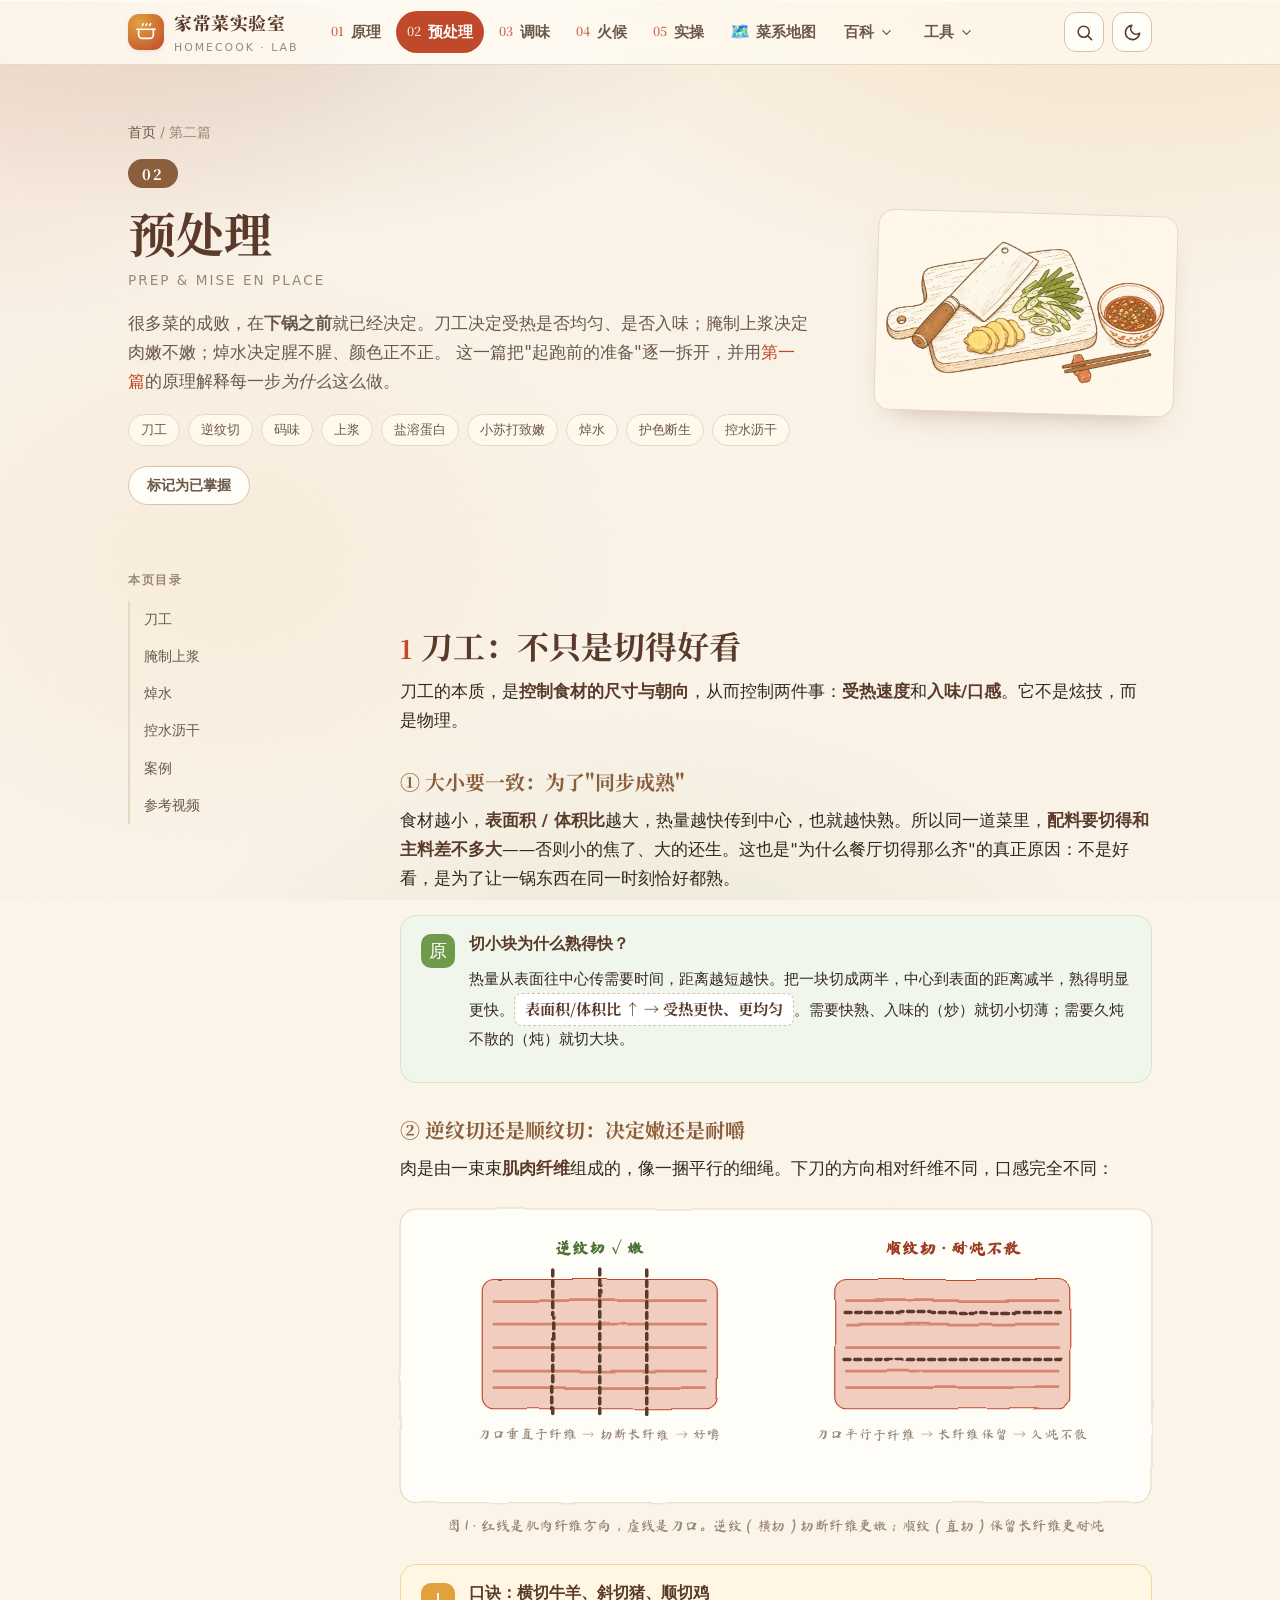
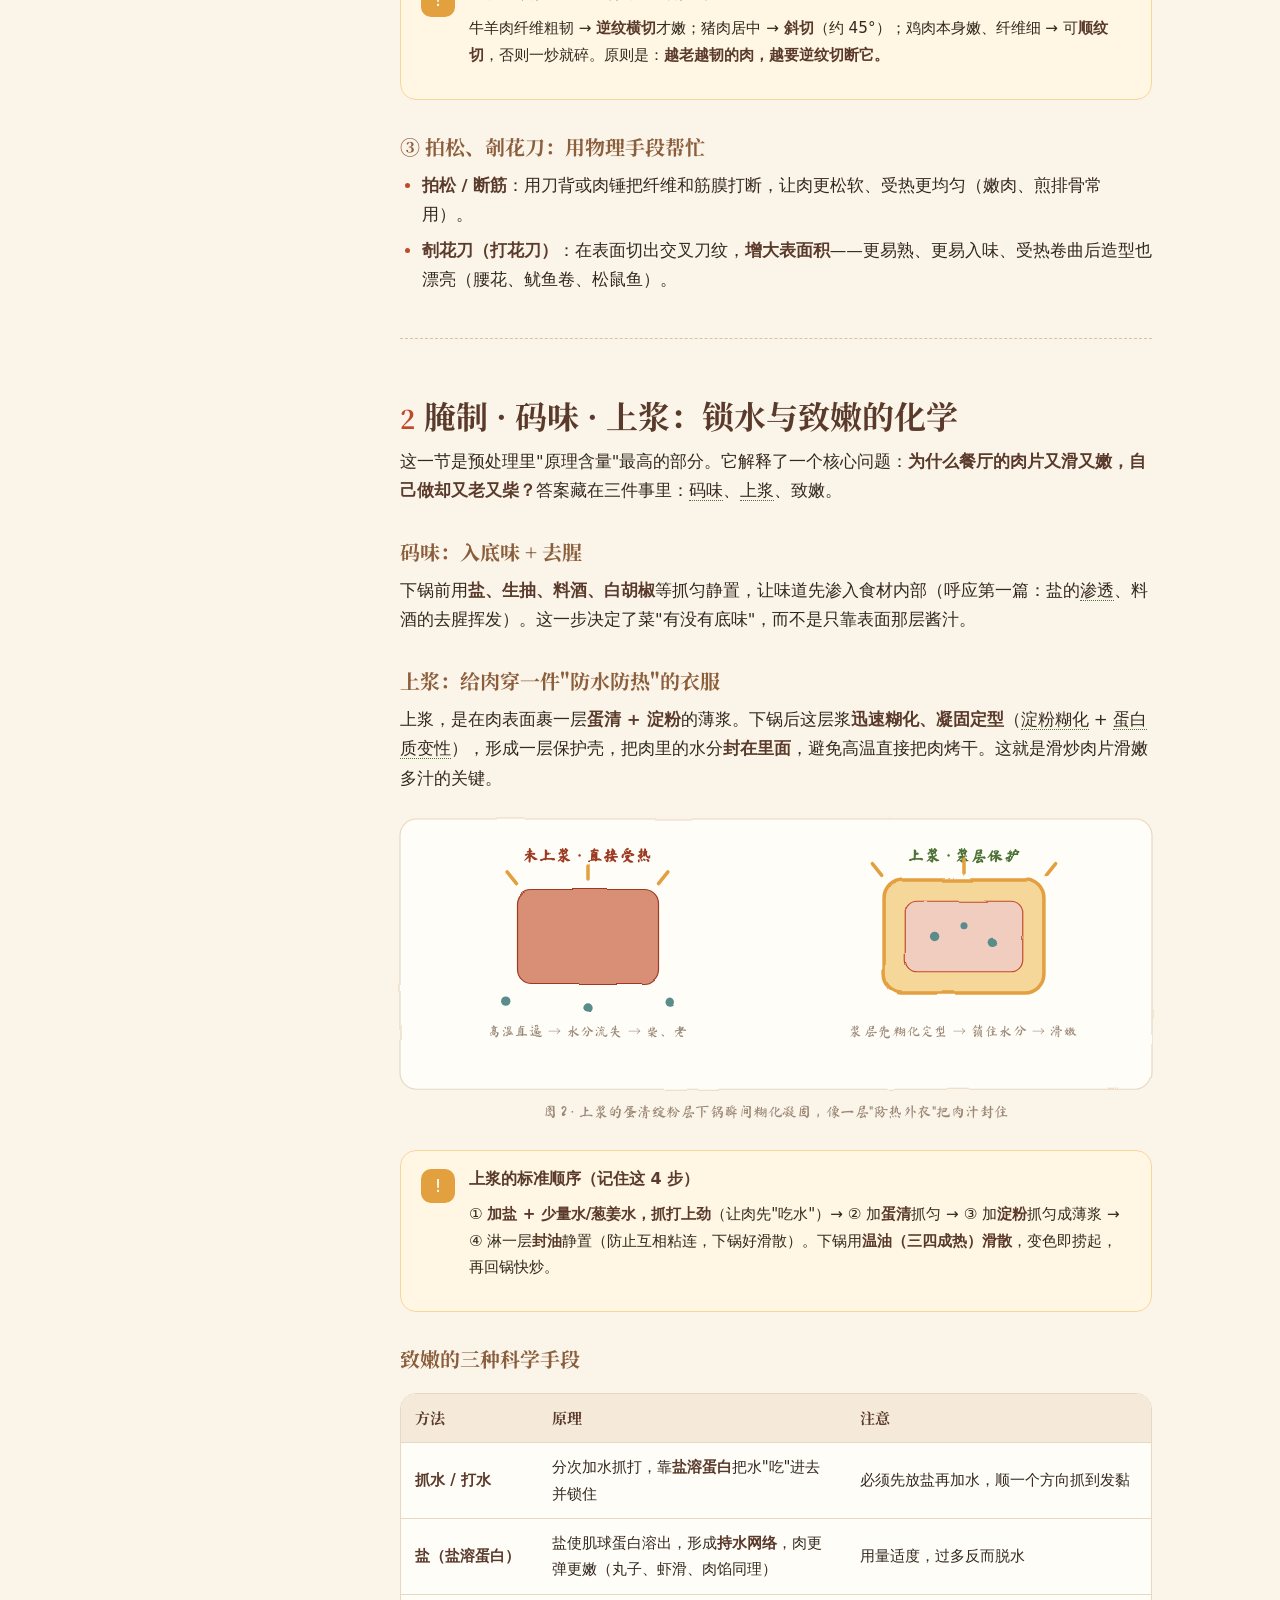
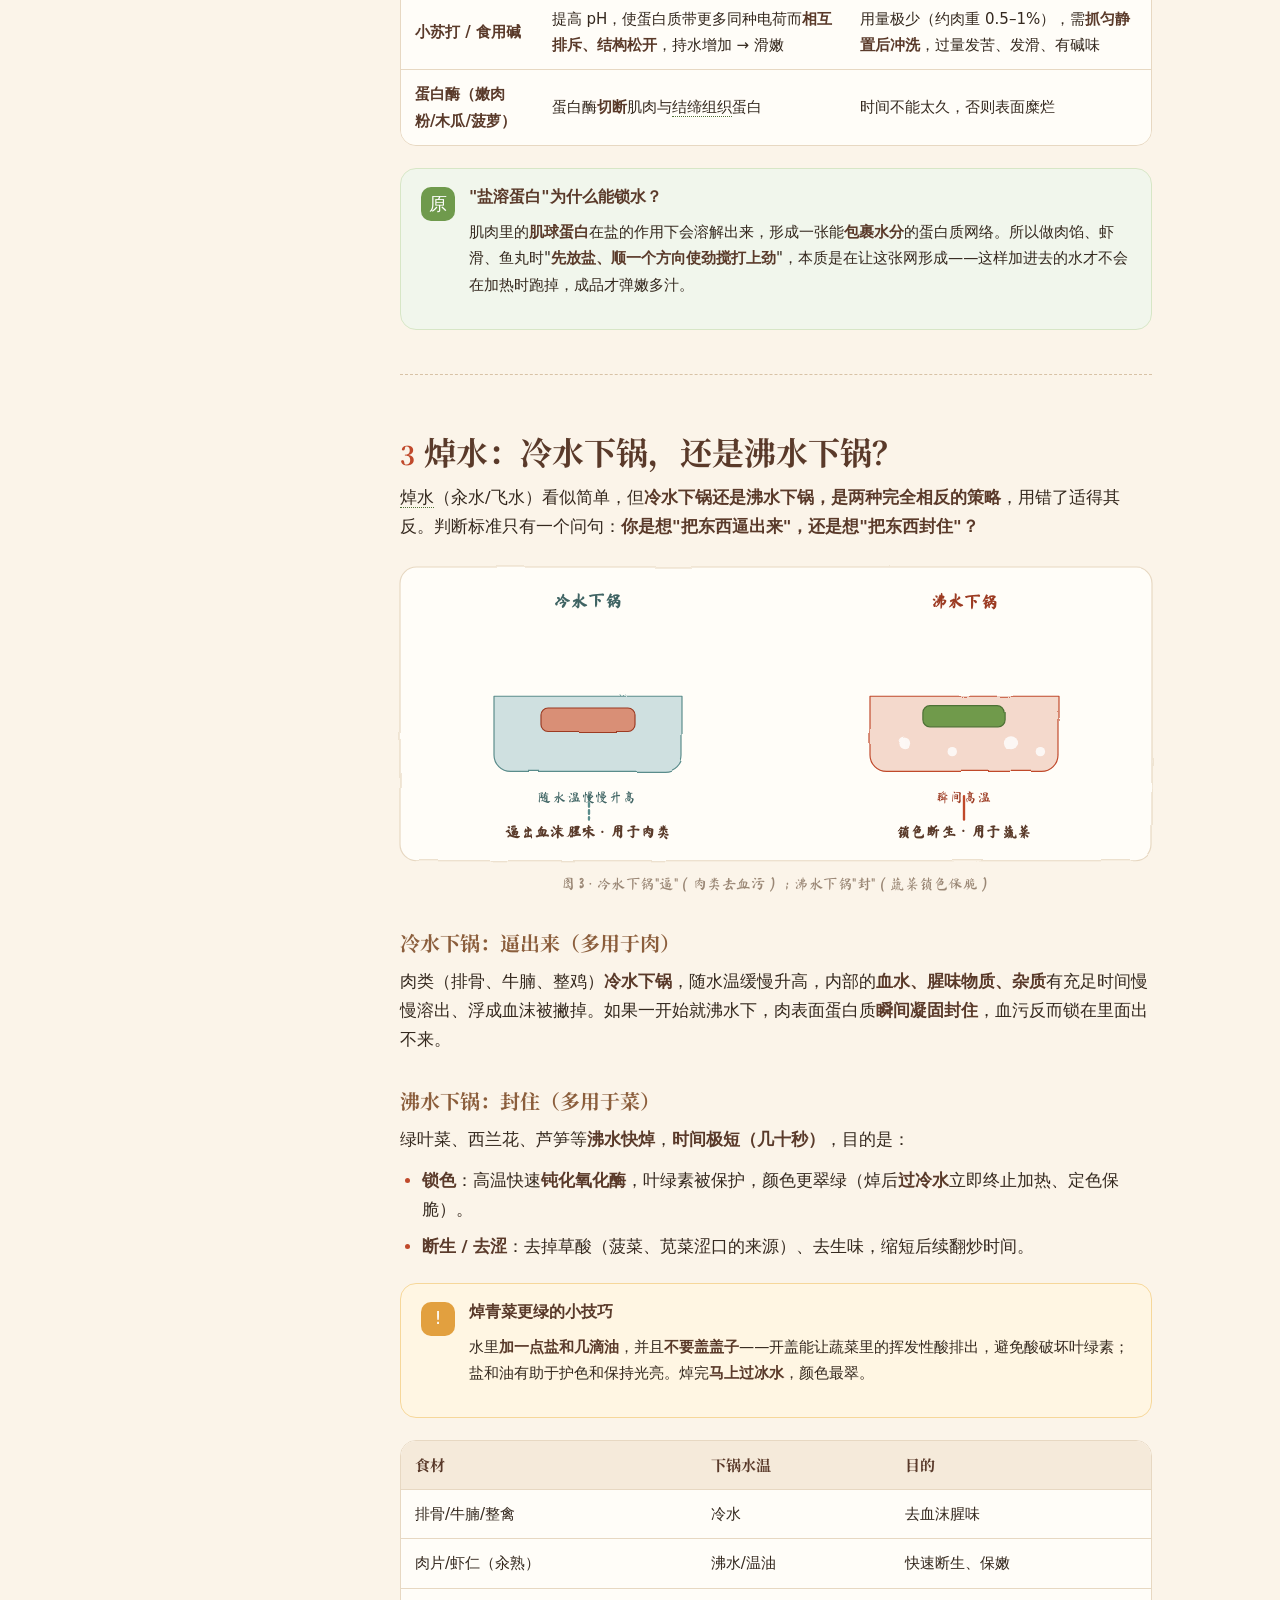
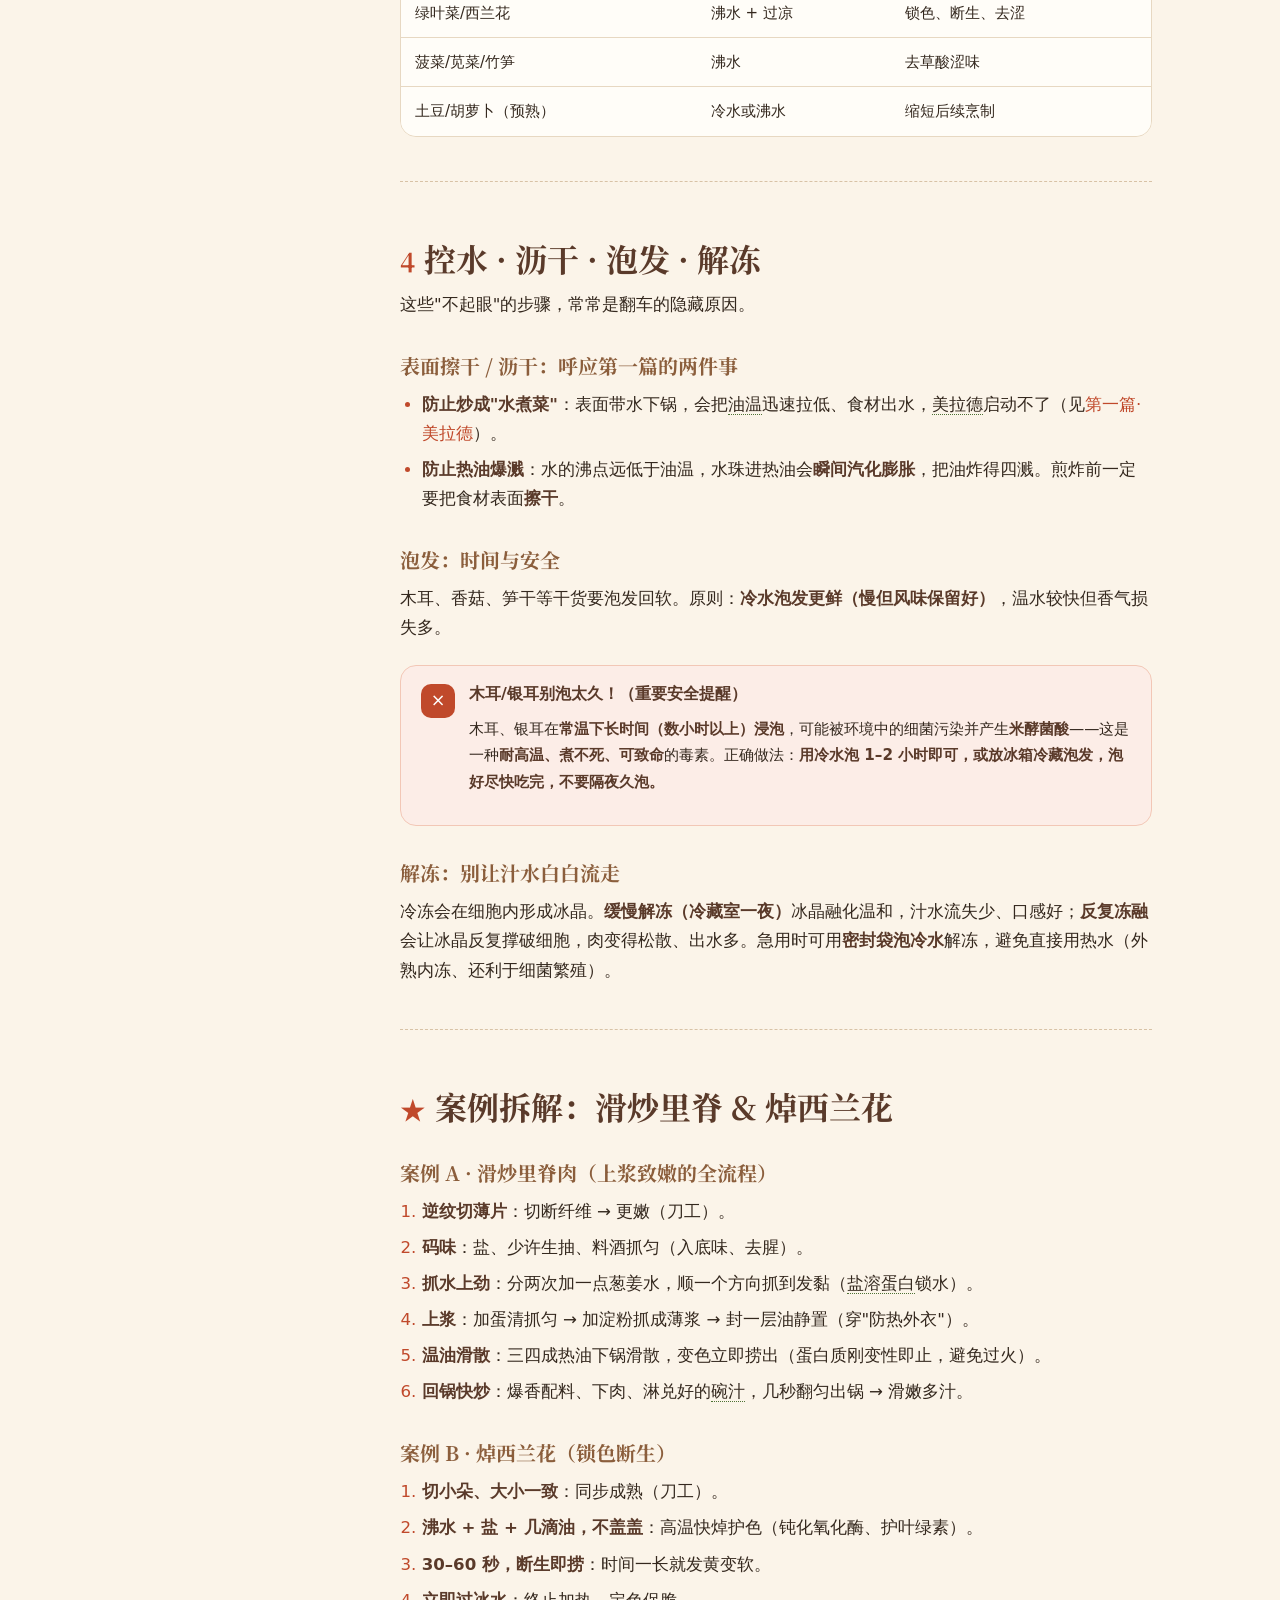
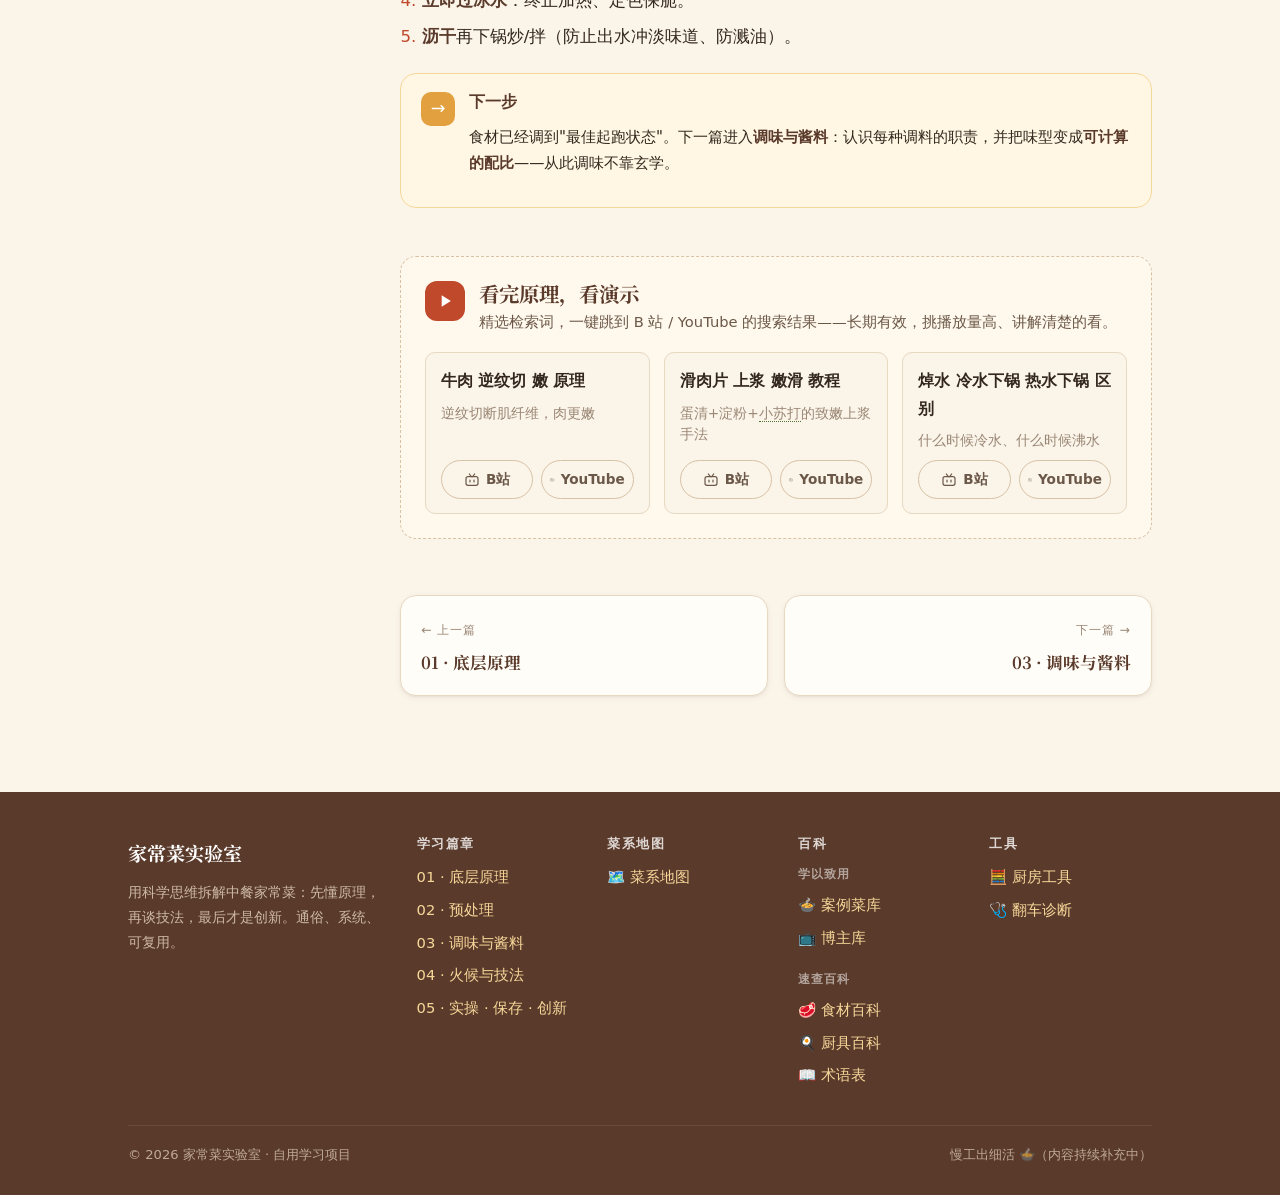
<file: prep.html>
<!DOCTYPE html>
<html lang="zh-CN">
<head>
  <meta charset="UTF-8" />
  <meta name="viewport" content="width=device-width, initial-scale=1.0, viewport-fit=cover" />
  <script>(function(){try{var t=localStorage.getItem('hcl-theme');if(t==='dark')document.documentElement.setAttribute('data-theme','dark');}catch(e){}})();</script>
  <title>第二篇 · 预处理 | 家常菜实验室</title>
  <meta name="description" content="刀工、腌制上浆、焯水、控水——下锅前决定成败的预处理，及其背后的盐溶蛋白、蛋白质变性、护色等原理。" />
  <link rel="preconnect" href="https://fonts.googleapis.com" />
  <link rel="preconnect" href="https://fonts.gstatic.com" crossorigin />
  <link href="https://fonts.googleapis.com/css2?family=Noto+Serif+SC:wght@500;700;900&display=swap" rel="stylesheet" />
  <link rel="stylesheet" href="assets/css/style.css" />
  <link rel="icon" href="data:image/svg+xml,%3Csvg xmlns='http://www.w3.org/2000/svg' viewBox='0 0 24 24'%3E%3Ctext y='20' font-size='20'%3E%F0%9F%8D%B2%3C/text%3E%3C/svg%3E" />
</head>
<body data-page="prep">

  <header class="page-head" style="--accent:#8B5E3C">
    <div class="container">
      <div class="crumbs"><a href="index.html">首页</a> / 第二篇</div>
      <span class="num-chip">02</span>
      <h1>预处理</h1>
      <div class="en">Prep &amp; Mise en place</div>
      <p class="intro">
        很多菜的成败，在<strong>下锅之前</strong>就已经决定。刀工决定受热是否均匀、是否入味；腌制上浆决定肉嫩不嫩；焯水决定腥不腥、颜色正不正。
        这一篇把"起跑前的准备"逐一拆开，并用<a href="principles.html">第一篇</a>的原理解释每一步<em>为什么</em>这么做。
      </p>
      <div class="tag-row">
        <span class="pill">刀工</span><span class="pill">逆纹切</span><span class="pill">码味</span>
        <span class="pill">上浆</span><span class="pill">盐溶蛋白</span><span class="pill">小苏打致嫩</span>
        <span class="pill">焯水</span><span class="pill">护色断生</span><span class="pill">控水沥干</span>
      </div>
    </div>
  </header>

  <div class="container section-tight">
    <div class="doc-layout">
      <aside class="toc" data-toc></aside>
      <article class="prose">

        <!-- 1 刀工 -->
        <h2 data-toc="刀工"><span class="idx">1</span>刀工：不只是切得好看</h2>
        <p>
          刀工的本质，是<strong>控制食材的尺寸与朝向</strong>，从而控制两件事：<strong>受热速度</strong>和<strong>入味/口感</strong>。它不是炫技，而是物理。
        </p>

        <h3>① 大小要一致：为了"同步成熟"</h3>
        <p>
          食材越小，<strong>表面积 / 体积比</strong>越大，热量越快传到中心，也就越快熟。所以同一道菜里，<strong>配料要切得和主料差不多大</strong>——否则小的焦了、大的还生。这也是"为什么餐厅切得那么齐"的真正原因：不是好看，是为了让一锅东西在同一时刻恰好都熟。
        </p>

        <div class="note science">
          <span class="badge">原</span>
          <div>
            <h4>切小块为什么熟得快？</h4>
            <p>热量从表面往中心传需要时间，距离越短越快。把一块切成两半，中心到表面的距离减半，熟得明显更快。<span class="mech">表面积/体积比 ↑ → 受热更快、更均匀</span>。需要快熟、入味的（炒）就切小切薄；需要久炖不散的（炖）就切大块。</p>
          </div>
        </div>

        <h3>② 逆纹切还是顺纹切：决定嫩还是耐嚼</h3>
        <p>
          肉是由一束束<strong>肌肉纤维</strong>组成的，像一捆平行的细绳。下刀的方向相对纤维不同，口感完全不同：
        </p>

        <figure>
          <svg viewBox="0 0 640 250" role="img" aria-label="逆纹切与顺纹切对比">
            <rect x="0" y="0" width="640" height="250" rx="14" fill="#FFFDF8" stroke="#E7D8C2"/>
            <!-- 逆纹 -->
            <text x="170" y="38" text-anchor="middle" font-size="14" fill="#4E7235" font-weight="700">逆纹切 ✓ 嫩</text>
            <rect x="70" y="60" width="200" height="110" rx="10" fill="#F0CDBF" stroke="#C0492B"/>
            <g stroke="#C0492B" stroke-width="2.5" opacity="0.55">
              <line x1="80" y1="78" x2="260" y2="78"/><line x1="80" y1="98" x2="260" y2="98"/>
              <line x1="80" y1="118" x2="260" y2="118"/><line x1="80" y1="138" x2="260" y2="138"/>
              <line x1="80" y1="152" x2="260" y2="152"/>
            </g>
            <!-- 垂直下刀（切断纤维） -->
            <g stroke="#5A3A2A" stroke-width="3" stroke-dasharray="5 4">
              <line x1="130" y1="52" x2="130" y2="178"/><line x1="170" y1="52" x2="170" y2="178"/><line x1="210" y1="52" x2="210" y2="178"/>
            </g>
            <text x="170" y="196" text-anchor="middle" font-size="11" fill="#9A8775">刀口垂直于纤维 → 切断长纤维 → 好嚼</text>

            <!-- 顺纹 -->
            <text x="470" y="38" text-anchor="middle" font-size="14" fill="#9C3A22" font-weight="700">顺纹切 · 耐炖不散</text>
            <rect x="370" y="60" width="200" height="110" rx="10" fill="#F0CDBF" stroke="#C0492B"/>
            <g stroke="#C0492B" stroke-width="2.5" opacity="0.55">
              <line x1="380" y1="78" x2="560" y2="78"/><line x1="380" y1="98" x2="560" y2="98"/>
              <line x1="380" y1="118" x2="560" y2="118"/><line x1="380" y1="138" x2="560" y2="138"/>
              <line x1="380" y1="152" x2="560" y2="152"/>
            </g>
            <!-- 水平下刀（顺着纤维） -->
            <g stroke="#5A3A2A" stroke-width="3" stroke-dasharray="5 4">
              <line x1="378" y1="88" x2="562" y2="88"/><line x1="378" y1="128" x2="562" y2="128"/>
            </g>
            <text x="470" y="196" text-anchor="middle" font-size="11" fill="#9A8775">刀口平行于纤维 → 长纤维保留 → 久炖不散</text>
          </svg>
          <figcaption>图 1 · 红线是肌肉纤维方向，虚线是刀口。逆纹（横切）切断纤维更嫩；顺纹（直切）保留长纤维更耐炖</figcaption>
        </figure>

        <div class="note tip">
          <span class="badge">!</span>
          <div>
            <h4>口诀：横切牛羊、斜切猪、顺切鸡</h4>
            <p>牛羊肉纤维粗韧 → <strong>逆纹横切</strong>才嫩；猪肉居中 → <strong>斜切</strong>（约 45°）；鸡肉本身嫩、纤维细 → 可<strong>顺纹切</strong>，否则一炒就碎。原则是：<strong>越老越韧的肉，越要逆纹切断它。</strong></p>
          </div>
        </div>

        <h3>③ 拍松、剞花刀：用物理手段帮忙</h3>
        <ul>
          <li><strong>拍松 / 断筋</strong>：用刀背或肉锤把纤维和筋膜打断，让肉更松软、受热更均匀（嫩肉、煎排骨常用）。</li>
          <li><strong>剞花刀（打花刀）</strong>：在表面切出交叉刀纹，<strong>增大表面积</strong>——更易熟、更易入味、受热卷曲后造型也漂亮（腰花、鱿鱼卷、松鼠鱼）。</li>
        </ul>

        <hr />

        <!-- 2 腌制上浆 -->
        <h2 data-toc="腌制上浆"><span class="idx">2</span>腌制 · 码味 · 上浆：锁水与致嫩的化学</h2>
        <p>
          这一节是预处理里"原理含量"最高的部分。它解释了一个核心问题：<strong>为什么餐厅的肉片又滑又嫩，自己做却又老又柴？</strong>答案藏在三件事里：码味、上浆、致嫩。
        </p>

        <h3>码味：入底味 + 去腥</h3>
        <p>
          下锅前用<strong>盐、生抽、料酒、白胡椒</strong>等抓匀静置，让味道先渗入食材内部（呼应第一篇：盐的渗透、料酒的去腥挥发）。这一步决定了菜"有没有底味"，而不是只靠表面那层酱汁。
        </p>

        <h3>上浆：给肉穿一件"防水防热"的衣服</h3>
        <p>
          上浆，是在肉表面裹一层<strong>蛋清 + 淀粉</strong>的薄浆。下锅后这层浆<strong>迅速糊化、凝固定型</strong>（淀粉糊化 + 蛋白质变性），形成一层保护壳，把肉里的水分<strong>封在里面</strong>，避免高温直接把肉烤干。这就是滑炒肉片滑嫩多汁的关键。
        </p>

        <figure>
          <svg viewBox="0 0 640 230" role="img" aria-label="上浆保护层原理">
            <rect x="0" y="0" width="640" height="230" rx="14" fill="#FFFDF8" stroke="#E7D8C2"/>
            <!-- 未上浆 -->
            <text x="160" y="36" text-anchor="middle" font-size="13" fill="#9C3A22" font-weight="700">未上浆 · 直接受热</text>
            <rect x="100" y="60" width="120" height="80" rx="12" fill="#D98F76" stroke="#9C3A22"/>
            <g stroke="#E2A03F" stroke-width="3" stroke-linecap="round">
              <line x1="100" y1="55" x2="92" y2="45"/><line x1="160" y1="52" x2="160" y2="40"/><line x1="220" y1="55" x2="228" y2="45"/>
            </g>
            <!-- 水分流失 -->
            <circle cx="90" cy="155" r="4" fill="#5A8C8B"/><circle cx="160" cy="160" r="4" fill="#5A8C8B"/><circle cx="230" cy="155" r="4" fill="#5A8C8B"/>
            <text x="160" y="185" text-anchor="middle" font-size="11" fill="#9A8775">高温直逼 → 水分流失 → 柴、老</text>

            <!-- 上浆 -->
            <text x="480" y="36" text-anchor="middle" font-size="13" fill="#4E7235" font-weight="700">上浆 · 浆层保护</text>
            <rect x="412" y="52" width="136" height="96" rx="16" fill="#F6D79A" stroke="#E2A03F" stroke-width="3"/>
            <rect x="430" y="70" width="100" height="60" rx="10" fill="#F0CDBF" stroke="#C0492B"/>
            <g stroke="#E2A03F" stroke-width="3" stroke-linecap="round">
              <line x1="410" y1="48" x2="402" y2="38"/><line x1="480" y1="46" x2="480" y2="34"/><line x1="550" y1="48" x2="558" y2="38"/>
            </g>
            <circle cx="455" cy="100" r="4" fill="#5A8C8B"/><circle cx="505" cy="105" r="4" fill="#5A8C8B"/><circle cx="480" cy="90" r="3" fill="#5A8C8B"/>
            <text x="480" y="185" text-anchor="middle" font-size="11" fill="#9A8775">浆层先糊化定型 → 锁住水分 → 滑嫩</text>
          </svg>
          <figcaption>图 2 · 上浆的蛋清淀粉层下锅瞬间糊化凝固，像一层"防热外衣"把肉汁封住</figcaption>
        </figure>

        <div class="note tip">
          <span class="badge">!</span>
          <div>
            <h4>上浆的标准顺序（记住这 4 步）</h4>
            <p>① <strong>加盐 + 少量水/葱姜水，抓打上劲</strong>（让肉先"吃水"）→ ② 加<strong>蛋清</strong>抓匀 → ③ 加<strong>淀粉</strong>抓匀成薄浆 → ④ 淋一层<strong>封油</strong>静置（防止互相粘连，下锅好滑散）。下锅用<strong>温油（三四成热）滑散</strong>，变色即捞起，再回锅快炒。</p>
          </div>
        </div>

        <h3>致嫩的三种科学手段</h3>
        <div class="table-wrap">
          <table>
            <thead><tr><th>方法</th><th>原理</th><th>注意</th></tr></thead>
            <tbody>
              <tr><td><strong>抓水 / 打水</strong></td><td>分次加水抓打，靠<strong>盐溶蛋白</strong>把水"吃"进去并锁住</td><td>必须先放盐再加水，顺一个方向抓到发黏</td></tr>
              <tr><td><strong>盐（盐溶蛋白）</strong></td><td>盐使肌球蛋白溶出，形成<strong>持水网络</strong>，肉更弹更嫩（丸子、虾滑、肉馅同理）</td><td>用量适度，过多反而脱水</td></tr>
              <tr><td><strong>小苏打 / 食用碱</strong></td><td>提高 pH，使蛋白质带更多同种电荷而<strong>相互排斥、结构松开</strong>，持水增加 → 滑嫩</td><td>用量极少（约肉重 0.5–1%），需<strong>抓匀静置后冲洗</strong>，过量发苦、发滑、有碱味</td></tr>
              <tr><td><strong>蛋白酶（嫩肉粉/木瓜/菠萝）</strong></td><td>蛋白酶<strong>切断</strong>肌肉与结缔组织蛋白</td><td>时间不能太久，否则表面糜烂</td></tr>
            </tbody>
          </table>
        </div>

        <div class="note science">
          <span class="badge">原</span>
          <div>
            <h4>"盐溶蛋白"为什么能锁水？</h4>
            <p>肌肉里的<strong>肌球蛋白</strong>在盐的作用下会溶解出来，形成一张能<strong>包裹水分</strong>的蛋白质网络。所以做肉馅、虾滑、鱼丸时"<strong>先放盐、顺一个方向使劲搅打上劲</strong>"，本质是在让这张网形成——这样加进去的水才不会在加热时跑掉，成品才弹嫩多汁。</p>
          </div>
        </div>

        <hr />

        <!-- 3 焯水 -->
        <h2 data-toc="焯水"><span class="idx">3</span>焯水：冷水下锅，还是沸水下锅？</h2>
        <p>
          焯水（汆水/飞水）看似简单，但<strong>冷水下锅还是沸水下锅，是两种完全相反的策略</strong>，用错了适得其反。判断标准只有一个问句：<strong>你是想"把东西逼出来"，还是想"把东西封住"？</strong>
        </p>

        <figure>
          <svg viewBox="0 0 640 250" role="img" aria-label="冷水下锅与沸水下锅对比">
            <rect x="0" y="0" width="640" height="250" rx="14" fill="#FFFDF8" stroke="#E7D8C2"/>
            <!-- 冷水下锅 -->
            <text x="160" y="34" text-anchor="middle" font-size="14" fill="#3F6463" font-weight="700">冷水下锅</text>
            <path d="M80 110 h160 v50 a14 14 0 0 1 -14 14 h-132 a14 14 0 0 1 -14 -14 z" fill="#CFE0E0" stroke="#5A8C8B"/>
            <rect x="120" y="120" width="80" height="20" rx="6" fill="#D98F76" stroke="#9C3A22"/>
            <!-- 缓慢升温箭头 -->
            <g stroke="#5A8C8B" stroke-width="2" stroke-dasharray="3 3"><line x1="160" y1="195" x2="160" y2="215"/></g>
            <text x="160" y="200" text-anchor="middle" font-size="11" fill="#3F6463">随水温慢慢升高</text>
            <text x="160" y="230" text-anchor="middle" font-size="12" fill="#5A3A2A" font-weight="700">逼出血沫腥味 · 用于肉类</text>

            <!-- 沸水下锅 -->
            <text x="480" y="34" text-anchor="middle" font-size="14" fill="#9C3A22" font-weight="700">沸水下锅</text>
            <path d="M400 110 h160 v50 a14 14 0 0 1 -14 14 h-132 a14 14 0 0 1 -14 -14 z" fill="#F4D9CC" stroke="#C0492B"/>
            <!-- 气泡 -->
            <g fill="#fff" opacity="0.8"><circle cx="430" cy="150" r="5"/><circle cx="470" cy="158" r="4"/><circle cx="520" cy="150" r="6"/><circle cx="545" cy="158" r="4"/></g>
            <rect x="445" y="118" width="70" height="18" rx="6" fill="#6F9A4C" stroke="#4E7235"/>
            <g stroke="#C0492B" stroke-width="2"><line x1="480" y1="195" x2="480" y2="215"/></g>
            <text x="480" y="200" text-anchor="middle" font-size="11" fill="#9C3A22">瞬间高温</text>
            <text x="480" y="230" text-anchor="middle" font-size="12" fill="#5A3A2A" font-weight="700">锁色断生 · 用于蔬菜</text>
          </svg>
          <figcaption>图 3 · 冷水下锅"逼"（肉类去血污）；沸水下锅"封"（蔬菜锁色保脆）</figcaption>
        </figure>

        <h3>冷水下锅：逼出来（多用于肉）</h3>
        <p>
          肉类（排骨、牛腩、整鸡）<strong>冷水下锅</strong>，随水温缓慢升高，内部的<strong>血水、腥味物质、杂质</strong>有充足时间慢慢溶出、浮成血沫被撇掉。如果一开始就沸水下，肉表面蛋白质<strong>瞬间凝固封住</strong>，血污反而锁在里面出不来。
        </p>

        <h3>沸水下锅：封住（多用于菜）</h3>
        <p>
          绿叶菜、西兰花、芦笋等<strong>沸水快焯</strong>，<strong>时间极短（几十秒）</strong>，目的是：
        </p>
        <ul>
          <li><strong>锁色</strong>：高温快速<strong>钝化氧化酶</strong>，叶绿素被保护，颜色更翠绿（焯后<strong>过冷水</strong>立即终止加热、定色保脆）。</li>
          <li><strong>断生 / 去涩</strong>：去掉草酸（菠菜、苋菜涩口的来源）、去生味，缩短后续翻炒时间。</li>
        </ul>

        <div class="note tip">
          <span class="badge">!</span>
          <div>
            <h4>焯青菜更绿的小技巧</h4>
            <p>水里<strong>加一点盐和几滴油</strong>，并且<strong>不要盖盖子</strong>——开盖能让蔬菜里的挥发性酸排出，避免酸破坏叶绿素；盐和油有助于护色和保持光亮。焯完<strong>马上过冰水</strong>，颜色最翠。</p>
          </div>
        </div>

        <div class="table-wrap">
          <table>
            <thead><tr><th>食材</th><th>下锅水温</th><th>目的</th></tr></thead>
            <tbody>
              <tr><td>排骨/牛腩/整禽</td><td>冷水</td><td>去血沫腥味</td></tr>
              <tr><td>肉片/虾仁（汆熟）</td><td>沸水/温油</td><td>快速断生、保嫩</td></tr>
              <tr><td>绿叶菜/西兰花</td><td>沸水 + 过凉</td><td>锁色、断生、去涩</td></tr>
              <tr><td>菠菜/苋菜/竹笋</td><td>沸水</td><td>去草酸涩味</td></tr>
              <tr><td>土豆/胡萝卜（预熟）</td><td>冷水或沸水</td><td>缩短后续烹制</td></tr>
            </tbody>
          </table>
        </div>

        <hr />

        <!-- 4 控水 -->
        <h2 data-toc="控水沥干"><span class="idx">4</span>控水 · 沥干 · 泡发 · 解冻</h2>
        <p>这些"不起眼"的步骤，常常是翻车的隐藏原因。</p>

        <h3>表面擦干 / 沥干：呼应第一篇的两件事</h3>
        <ul>
          <li><strong>防止炒成"水煮菜"</strong>：表面带水下锅，会把油温迅速拉低、食材出水，美拉德启动不了（见<a href="principles.html">第一篇·美拉德</a>）。</li>
          <li><strong>防止热油爆溅</strong>：水的沸点远低于油温，水珠进热油会<strong>瞬间汽化膨胀</strong>，把油炸得四溅。煎炸前一定要把食材表面<strong>擦干</strong>。</li>
        </ul>

        <h3>泡发：时间与安全</h3>
        <p>
          木耳、香菇、笋干等干货要泡发回软。原则：<strong>冷水泡发更鲜（慢但风味保留好）</strong>，温水较快但香气损失多。
        </p>

        <div class="note warn">
          <span class="badge">×</span>
          <div>
            <h4>木耳/银耳别泡太久！（重要安全提醒）</h4>
            <p>木耳、银耳在<strong>常温下长时间（数小时以上）浸泡</strong>，可能被环境中的细菌污染并产生<strong>米酵菌酸</strong>——这是一种<strong>耐高温、煮不死、可致命</strong>的毒素。正确做法：<strong>用冷水泡 1–2 小时即可，或放冰箱冷藏泡发，泡好尽快吃完，不要隔夜久泡。</strong></p>
          </div>
        </div>

        <h3>解冻：别让汁水白白流走</h3>
        <p>
          冷冻会在细胞内形成冰晶。<strong>缓慢解冻（冷藏室一夜）</strong>冰晶融化温和，汁水流失少、口感好；<strong>反复冻融</strong>会让冰晶反复撑破细胞，肉变得松散、出水多。急用时可用<strong>密封袋泡冷水</strong>解冻，避免直接用热水（外熟内冻、还利于细菌繁殖）。
        </p>

        <hr />

        <!-- 案例 -->
        <h2 data-toc="案例"><span class="idx">★</span>案例拆解：滑炒里脊 &amp; 焯西兰花</h2>

        <h3>案例 A · 滑炒里脊肉（上浆致嫩的全流程）</h3>
        <ol>
          <li><strong>逆纹切薄片</strong>：切断纤维 → 更嫩（刀工）。</li>
          <li><strong>码味</strong>：盐、少许生抽、料酒抓匀（入底味、去腥）。</li>
          <li><strong>抓水上劲</strong>：分两次加一点葱姜水，顺一个方向抓到发黏（盐溶蛋白锁水）。</li>
          <li><strong>上浆</strong>：加蛋清抓匀 → 加淀粉抓成薄浆 → 封一层油静置（穿"防热外衣"）。</li>
          <li><strong>温油滑散</strong>：三四成热油下锅滑散，变色立即捞出（蛋白质刚变性即止，避免过火）。</li>
          <li><strong>回锅快炒</strong>：爆香配料、下肉、淋兑好的碗汁，几秒翻匀出锅 → 滑嫩多汁。</li>
        </ol>

        <h3>案例 B · 焯西兰花（锁色断生）</h3>
        <ol>
          <li><strong>切小朵、大小一致</strong>：同步成熟（刀工）。</li>
          <li><strong>沸水 + 盐 + 几滴油，不盖盖</strong>：高温快焯护色（钝化氧化酶、护叶绿素）。</li>
          <li><strong>30–60 秒，断生即捞</strong>：时间一长就发黄变软。</li>
          <li><strong>立即过冰水</strong>：终止加热、定色保脆。</li>
          <li><strong>沥干</strong>再下锅炒/拌（防止出水冲淡味道、防溅油）。</li>
        </ol>

        <div class="note tip">
          <span class="badge">→</span>
          <div>
            <h4>下一步</h4>
            <p>食材已经调到"最佳起跑状态"。下一篇进入<strong>调味与酱料</strong>：认识每种调料的职责，并把味型变成<strong>可计算的配比</strong>——从此调味不靠玄学。</p>
          </div>
        </div>

        <nav class="pager">
          <a href="principles.html"><span class="dir">← 上一篇</span><b>01 · 底层原理</b></a>
          <a class="next" href="sauces.html"><span class="dir">下一篇 →</span><b>03 · 调味与酱料</b></a>
        </nav>
      </article>
    </div>
  </div>

  <script src="assets/js/data.js"></script>
  <script src="assets/js/main.js"></script>
</body>
</html>
</file>
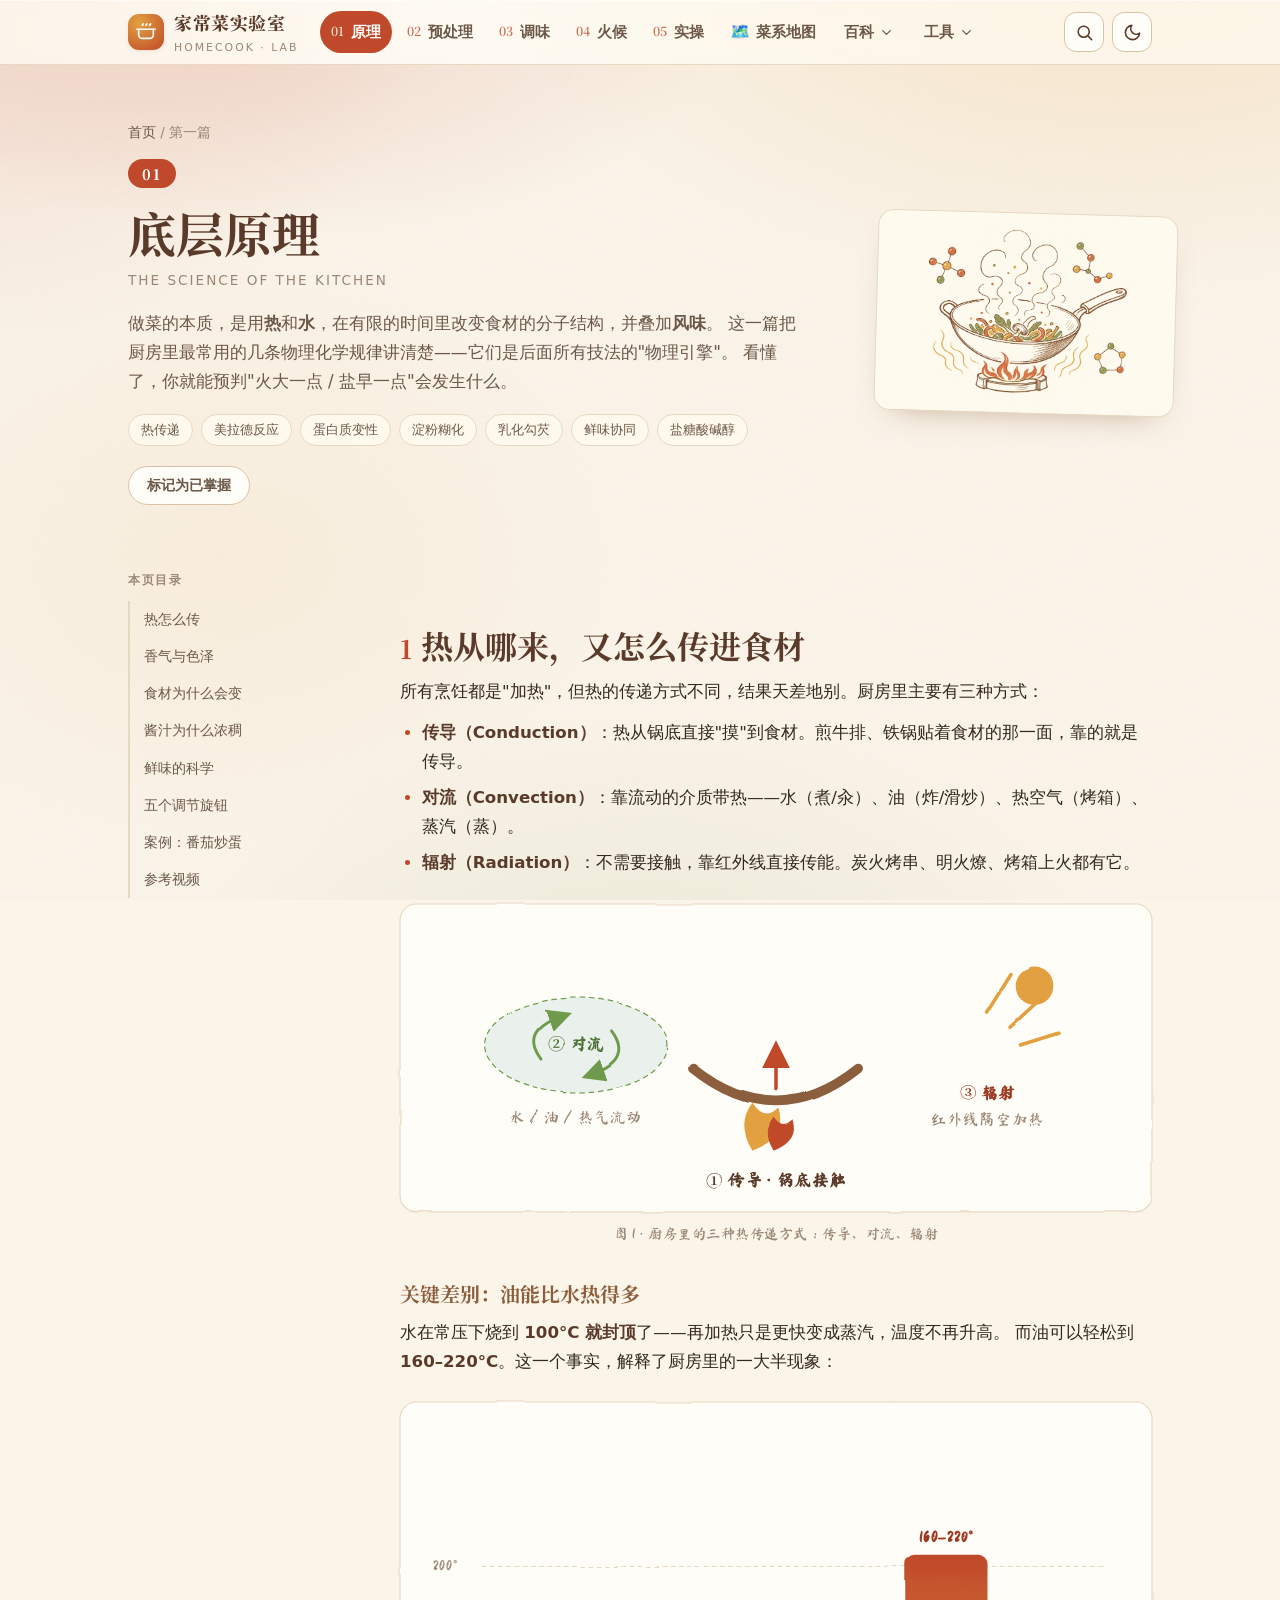
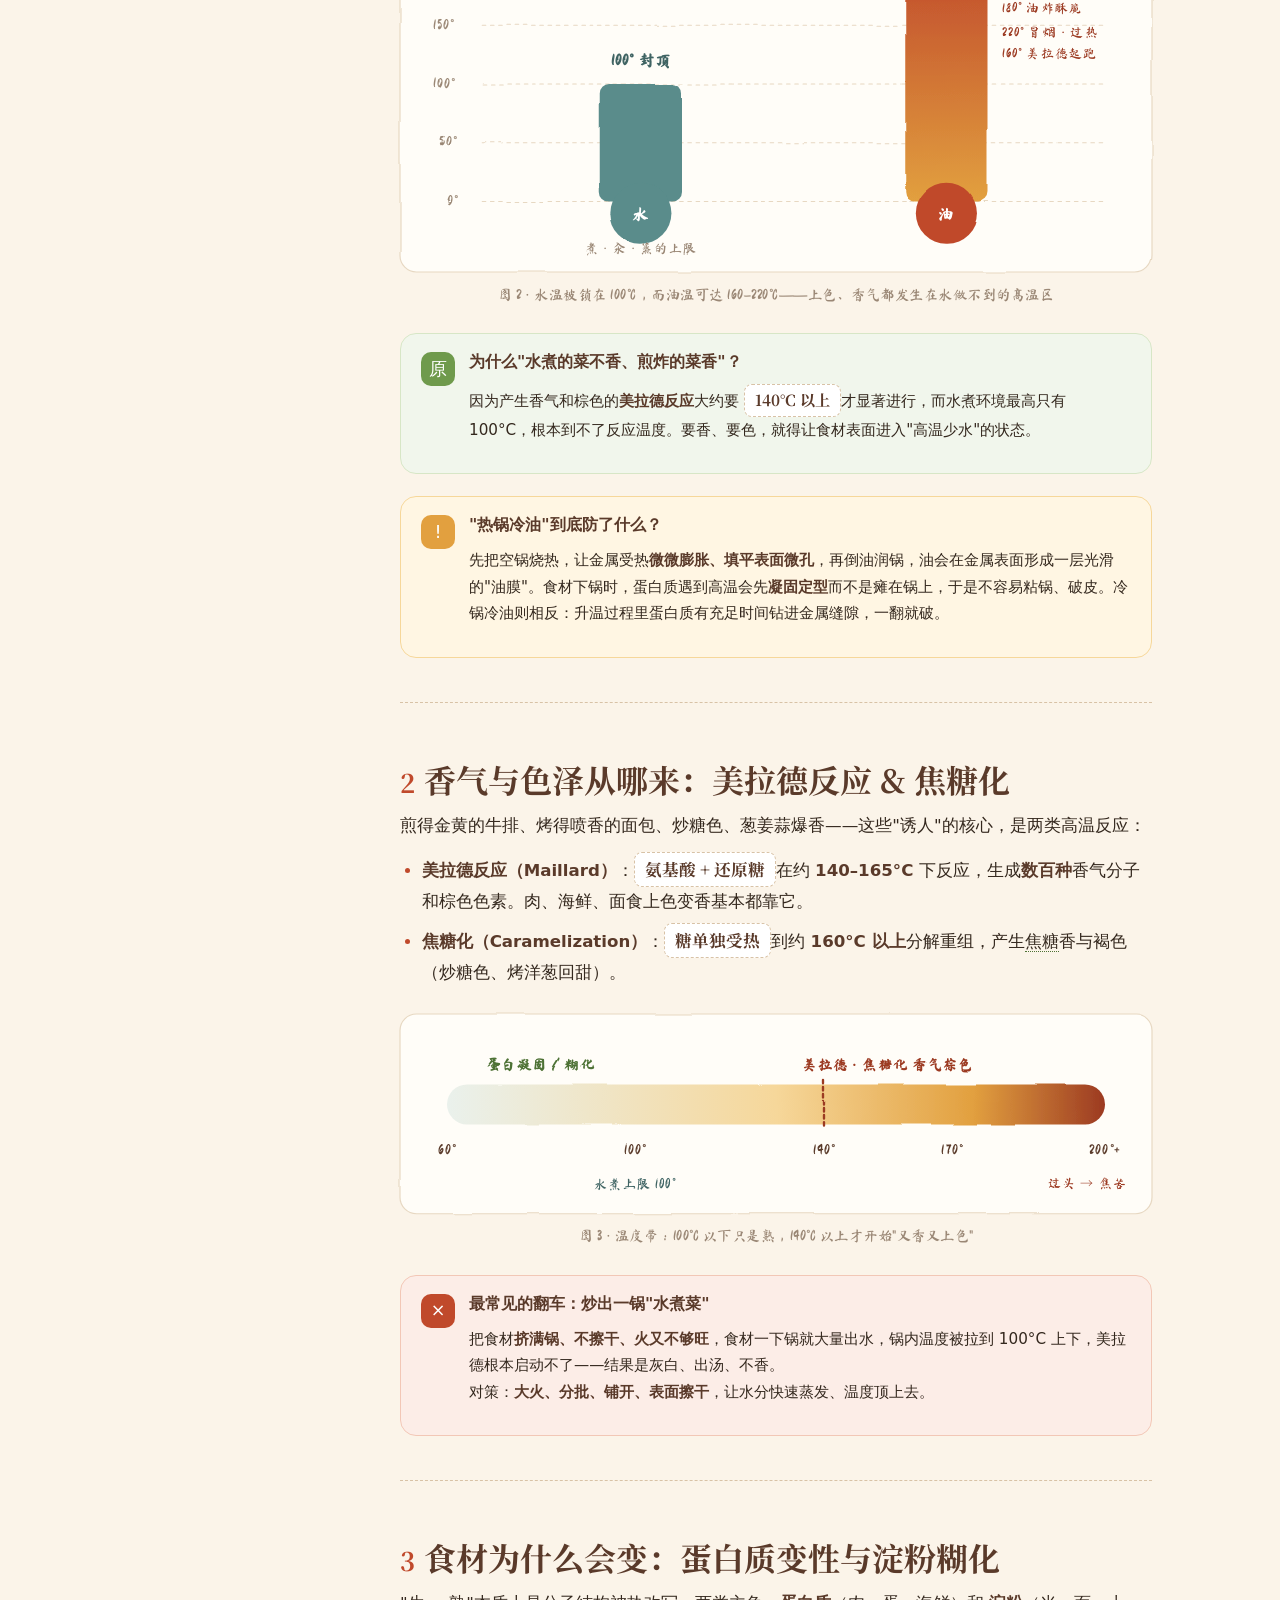
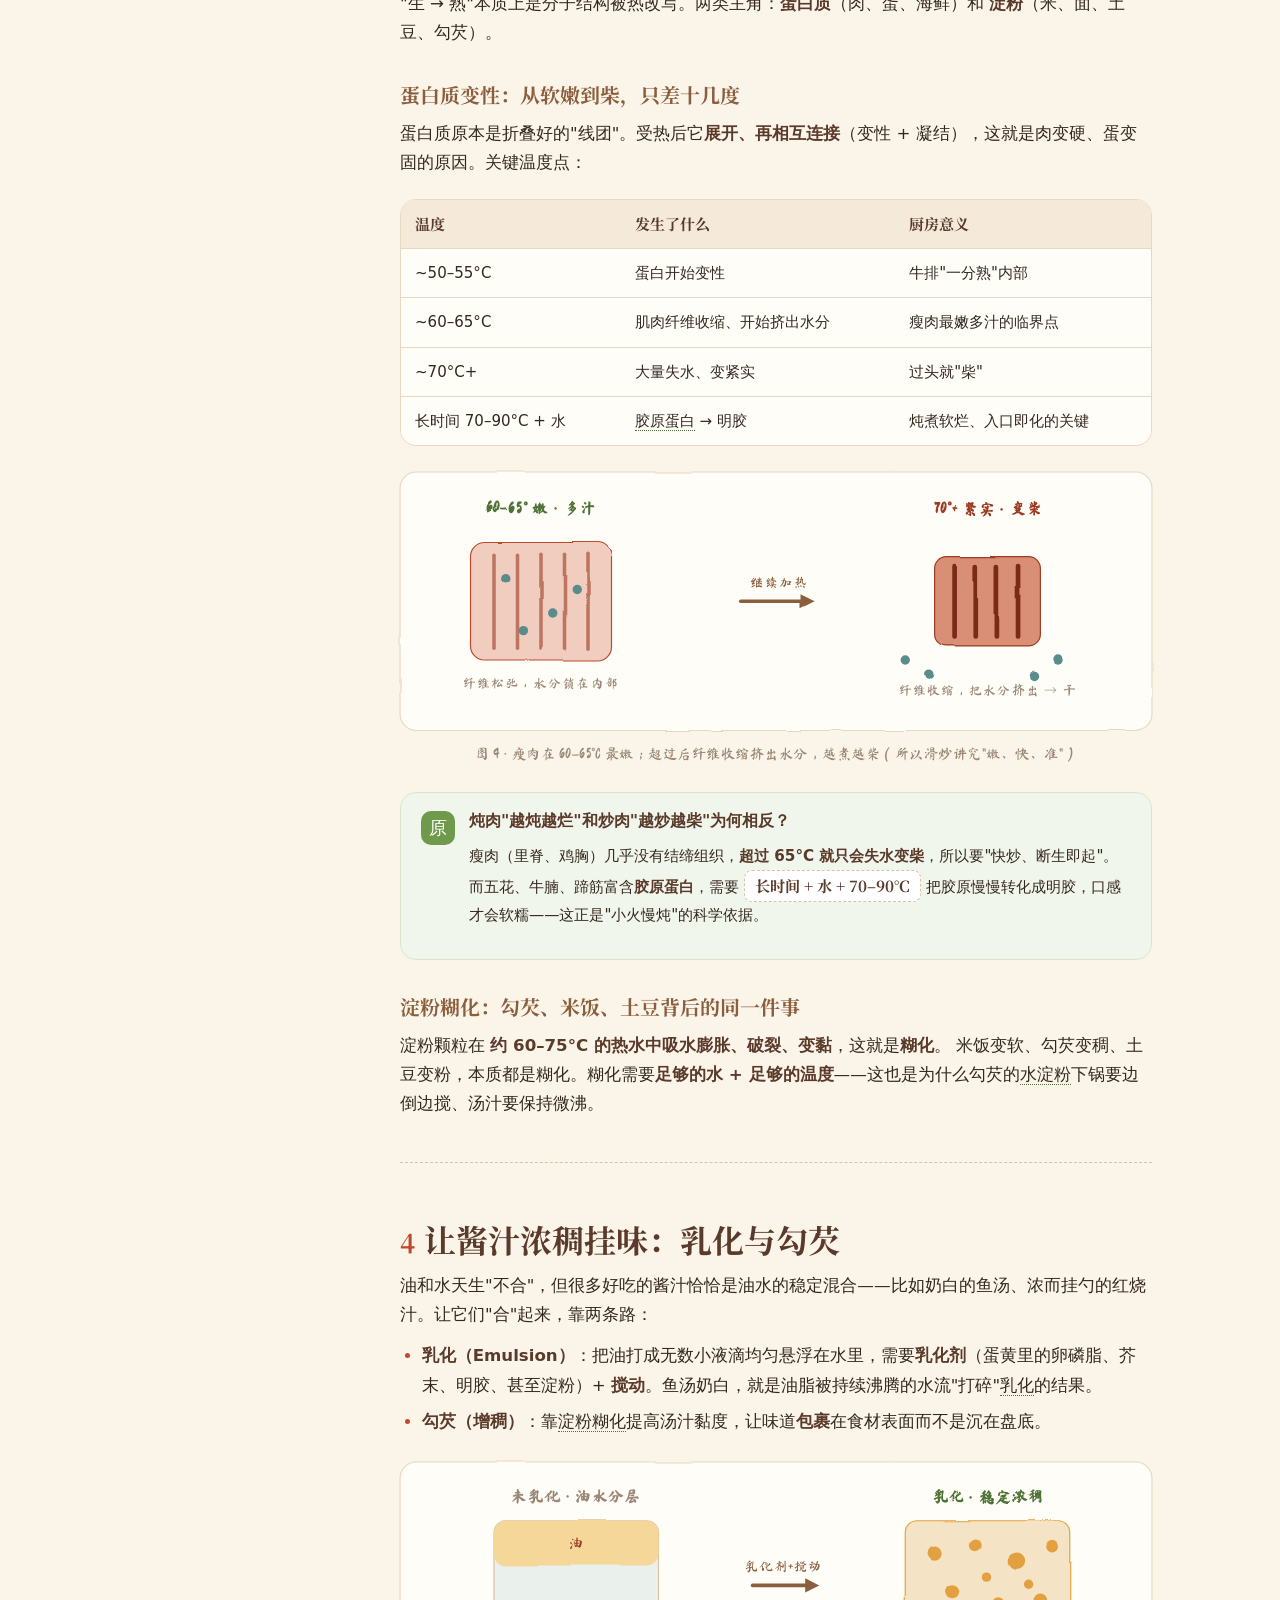
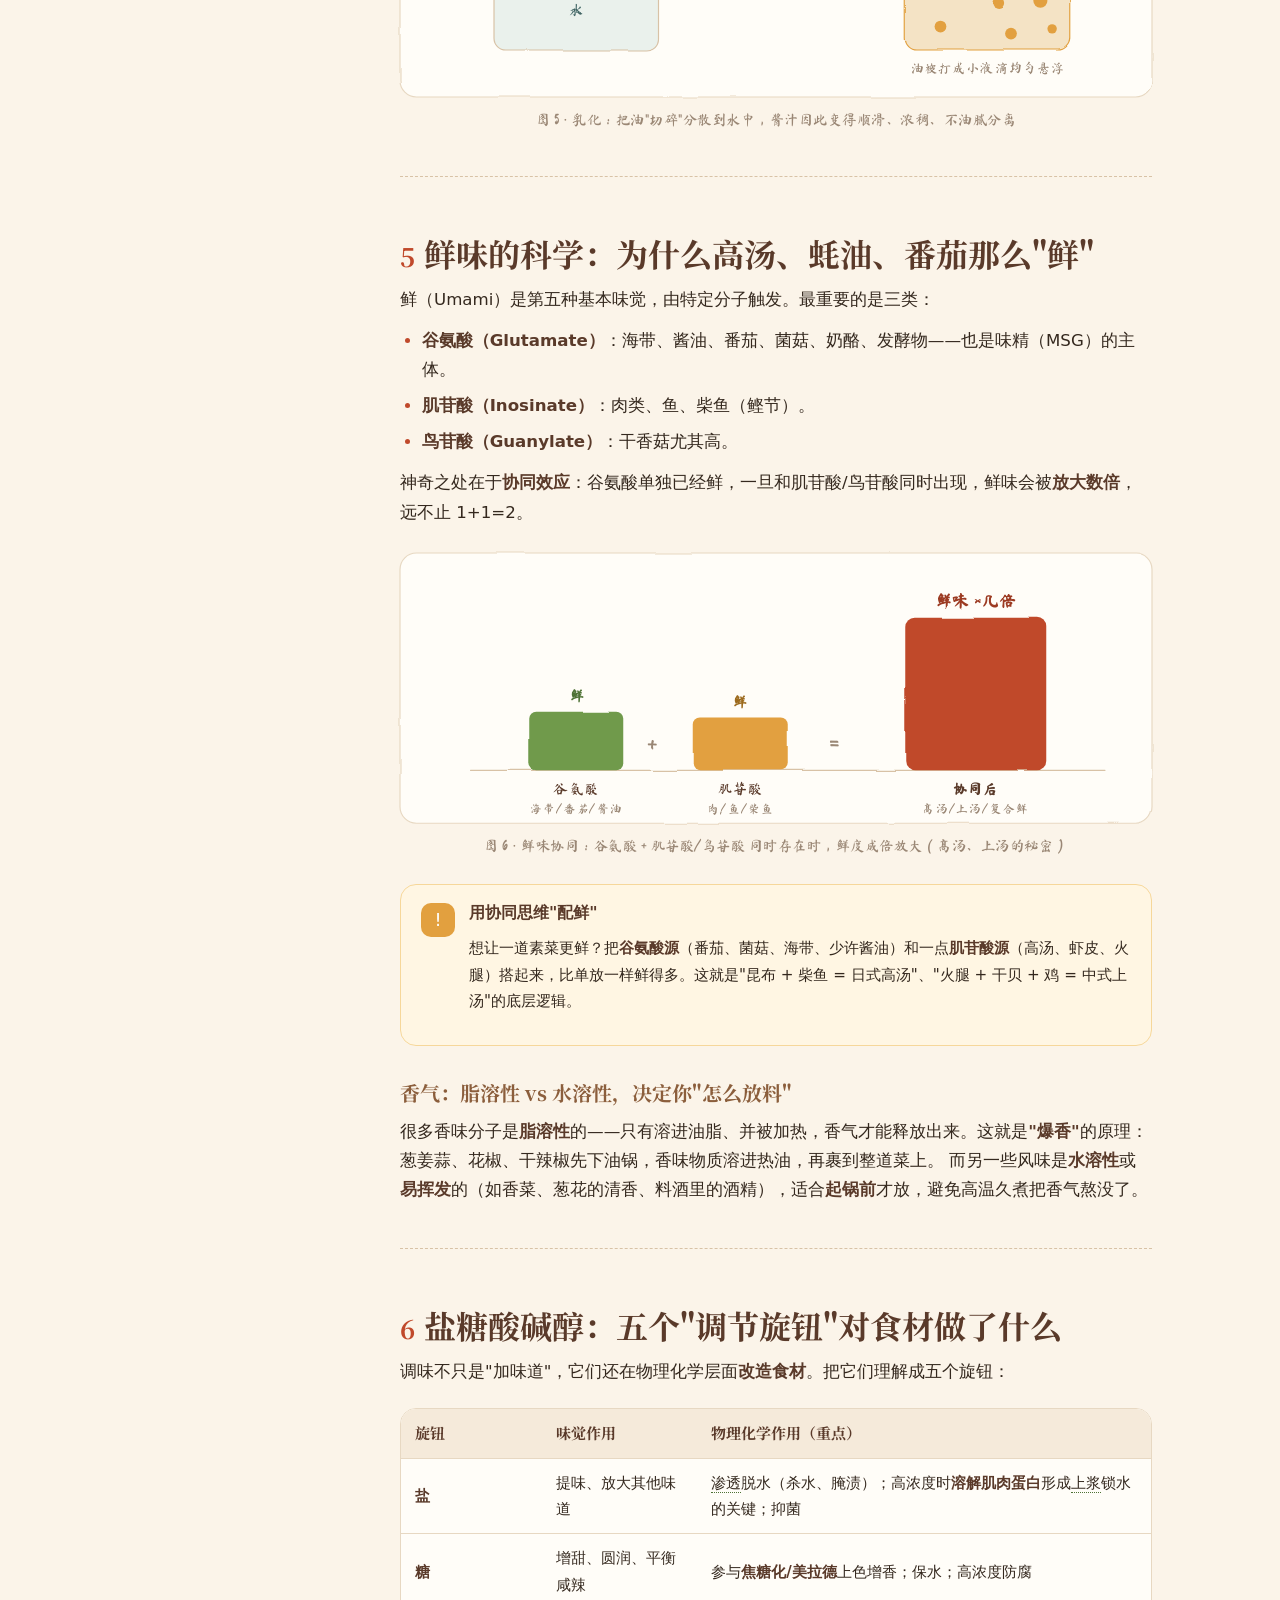
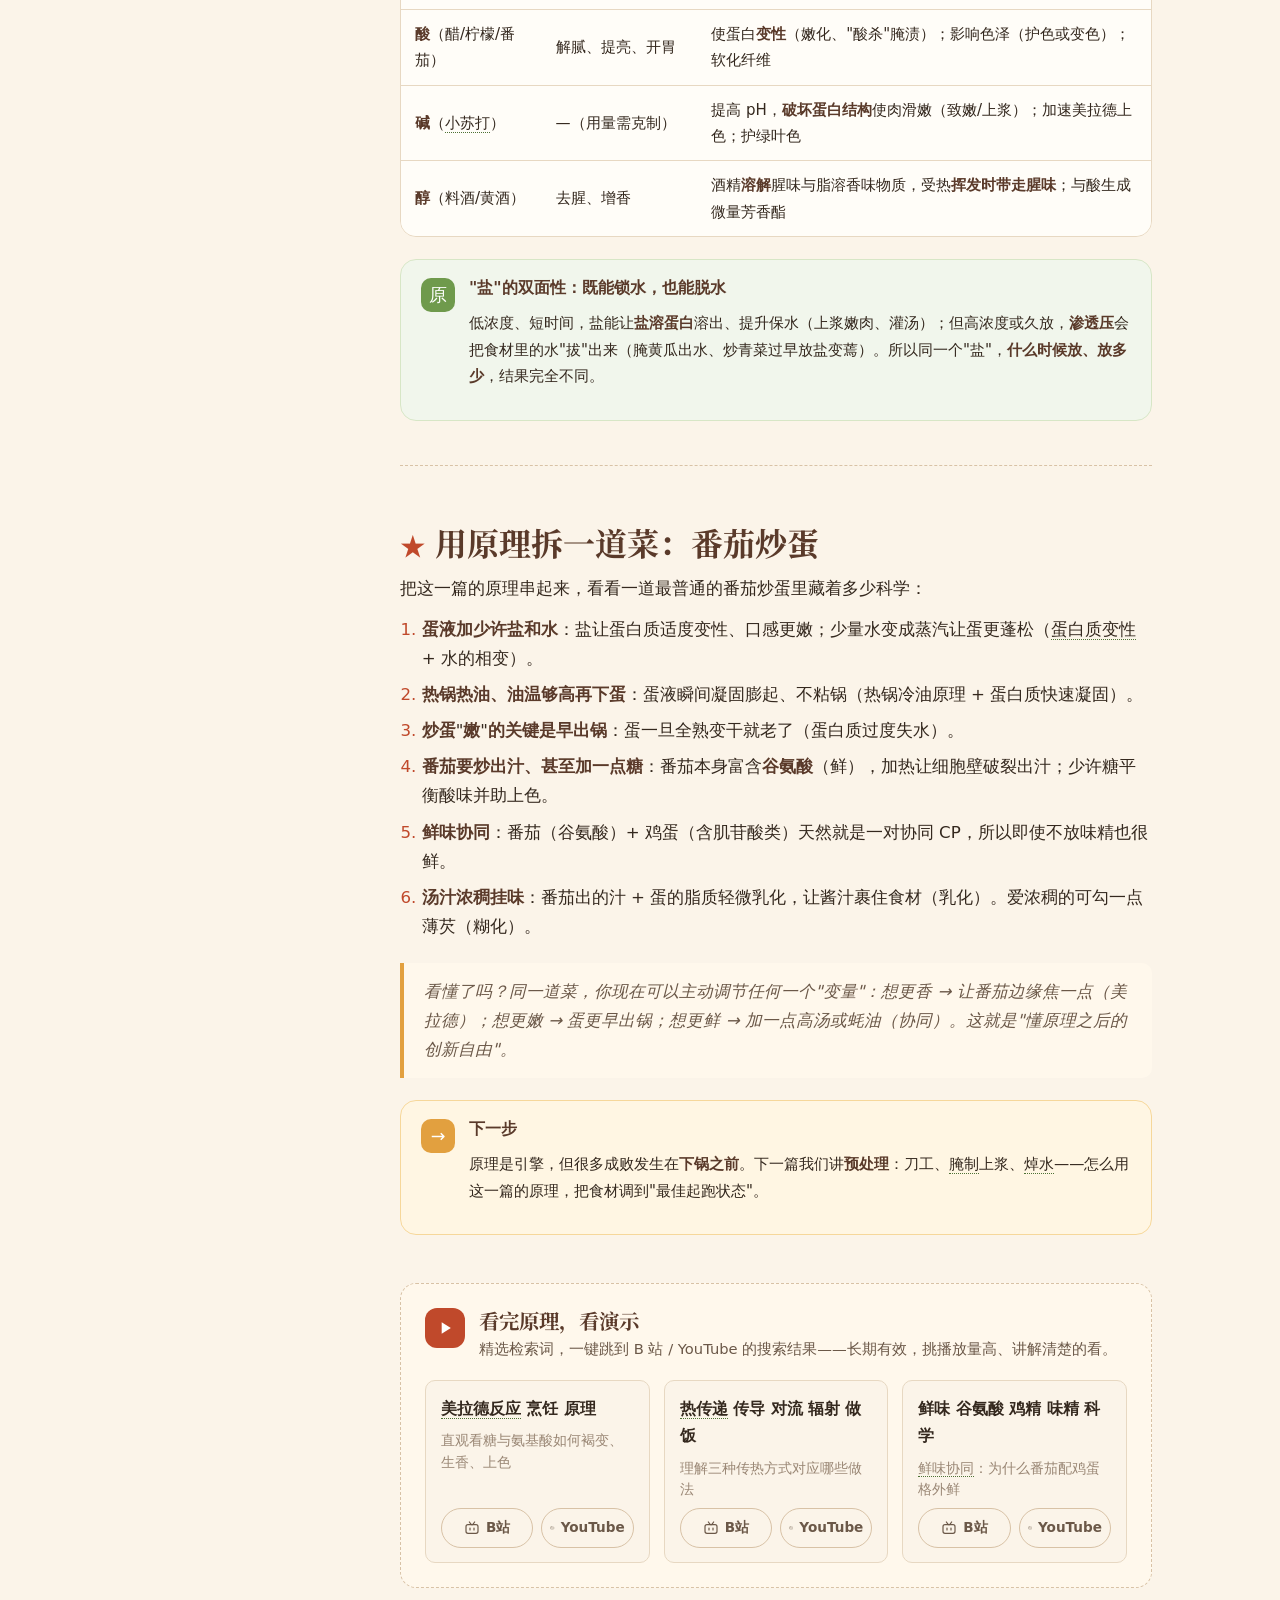
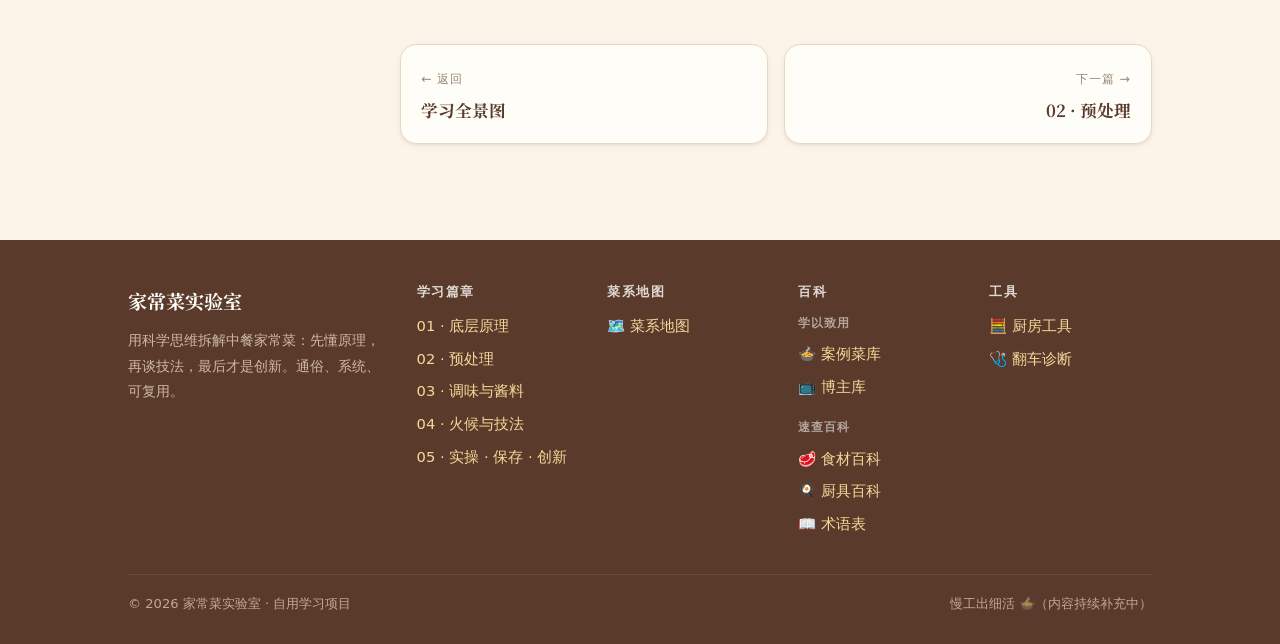
<file: principles.html>
<!DOCTYPE html>
<html lang="zh-CN">
<head>
  <meta charset="UTF-8" />
  <meta name="viewport" content="width=device-width, initial-scale=1.0, viewport-fit=cover" />
  <script>(function(){try{var t=localStorage.getItem('hcl-theme');if(t==='dark')document.documentElement.setAttribute('data-theme','dark');}catch(e){}})();</script>
  <title>第一篇 · 底层原理 | 家常菜实验室</title>
  <meta name="description" content="厨房里的物理化学：热传递、美拉德反应、蛋白质变性、淀粉糊化、乳化勾芡、鲜味协同、盐糖酸碱醇的作用。" />
  <link rel="preconnect" href="https://fonts.googleapis.com" />
  <link rel="preconnect" href="https://fonts.gstatic.com" crossorigin />
  <link href="https://fonts.googleapis.com/css2?family=Noto+Serif+SC:wght@500;700;900&display=swap" rel="stylesheet" />
  <link rel="stylesheet" href="assets/css/style.css" />
  <link rel="icon" href="data:image/svg+xml,%3Csvg xmlns='http://www.w3.org/2000/svg' viewBox='0 0 24 24'%3E%3Ctext y='20' font-size='20'%3E%F0%9F%8D%B2%3C/text%3E%3C/svg%3E" />
</head>
<body data-page="principles">

  <!-- 章节头 -->
  <header class="page-head" style="--accent:#C0492B">
    <div class="container">
      <div class="crumbs"><a href="index.html">首页</a> / 第一篇</div>
      <span class="num-chip">01</span>
      <h1>底层原理</h1>
      <div class="en">The Science of the Kitchen</div>
      <p class="intro">
        做菜的本质，是用<strong>热</strong>和<strong>水</strong>，在有限的时间里改变食材的分子结构，并叠加<strong>风味</strong>。
        这一篇把厨房里最常用的几条物理化学规律讲清楚——它们是后面所有技法的"物理引擎"。
        看懂了，你就能预判"火大一点 / 盐早一点"会发生什么。
      </p>
      <div class="tag-row">
        <span class="pill">热传递</span><span class="pill">美拉德反应</span><span class="pill">蛋白质变性</span>
        <span class="pill">淀粉糊化</span><span class="pill">乳化勾芡</span><span class="pill">鲜味协同</span><span class="pill">盐糖酸碱醇</span>
      </div>
    </div>
  </header>

  <div class="container section-tight">
    <div class="doc-layout">
      <!-- 侧栏目录（JS 自动生成） -->
      <aside class="toc" data-toc></aside>

      <!-- 正文 -->
      <article class="prose">

        <!-- 1. 热传递 -->
        <h2 data-toc="热怎么传"><span class="idx">1</span>热从哪来，又怎么传进食材</h2>
        <p>
          所有烹饪都是"加热"，但热的传递方式不同，结果天差地别。厨房里主要有三种方式：
        </p>
        <ul>
          <li><strong>传导（Conduction）</strong>：热从锅底直接"摸"到食材。煎牛排、铁锅贴着食材的那一面，靠的就是传导。</li>
          <li><strong>对流（Convection）</strong>：靠流动的介质带热——水（煮/汆）、油（炸/滑炒）、热空气（烤箱）、蒸汽（蒸）。</li>
          <li><strong>辐射（Radiation）</strong>：不需要接触，靠红外线直接传能。炭火烤串、明火燎、烤箱上火都有它。</li>
        </ul>

        <figure>
          <svg viewBox="0 0 640 262" role="img" aria-label="三种热传递方式示意图">
            <rect x="0" y="0" width="640" height="262" rx="14" fill="#FFFDF8" stroke="#E7D8C2"/>
            <!-- 锅 -->
            <path d="M250 140 q70 56 140 0" fill="none" stroke="#8B5E3C" stroke-width="8" stroke-linecap="round"/>
            <!-- 火焰（在锅下方） -->
            <g>
              <path d="M300 210 q-14 -22 0 -40 q10 16 22 4 q8 24 -22 36 Z" fill="#E2A03F"/>
              <path d="M318 210 q-10 -16 0 -28 q7 11 16 2 q6 17 -16 26 Z" fill="#C0492B"/>
            </g>
            <!-- 传导箭头（热向上进入食材） -->
            <g stroke="#C0492B" stroke-width="3" fill="#C0492B">
              <line x1="320" y1="158" x2="320" y2="128" marker-end="url(#ah)"/>
            </g>
            <text x="320" y="240" text-anchor="middle" font-size="14" fill="#5A3A2A" font-weight="700">① 传导 · 锅底接触</text>

            <!-- 对流：水/油里的循环箭头 -->
            <ellipse cx="150" cy="120" rx="78" ry="40" fill="#EAF1EC" stroke="#6F9A4C" stroke-dasharray="4 4"/>
            <g stroke="#6F9A4C" stroke-width="2.5" fill="none">
              <path d="M120 132 q-18 -24 16 -36" marker-end="url(#ag)"/>
              <path d="M180 108 q18 24 -16 36" marker-end="url(#ag)"/>
            </g>
            <text x="150" y="124" text-anchor="middle" font-size="14" fill="#4E7235" font-weight="700">② 对流</text>
            <text x="150" y="186" text-anchor="middle" font-size="13" fill="#9A8775">水 / 油 / 热气流动</text>

            <!-- 辐射：从右上发散 -->
            <g stroke="#E2A03F" stroke-width="3" stroke-linecap="round">
              <line x1="520" y1="60" x2="500" y2="92"/>
              <line x1="548" y1="78" x2="520" y2="104"/>
              <line x1="560" y1="110" x2="528" y2="120"/>
            </g>
            <circle cx="540" cy="70" r="16" fill="#E2A03F"/>
            <text x="500" y="166" text-anchor="middle" font-size="14" fill="#9C3A22" font-weight="700">③ 辐射</text>
            <text x="500" y="188" text-anchor="middle" font-size="13" fill="#9A8775">红外线隔空加热</text>

            <defs>
              <marker id="ah" markerWidth="8" markerHeight="8" refX="4" refY="4" orient="auto"><path d="M0 0 L8 4 L0 8 z" fill="#C0492B"/></marker>
              <marker id="ag" markerWidth="8" markerHeight="8" refX="4" refY="4" orient="auto"><path d="M0 0 L8 4 L0 8 z" fill="#6F9A4C"/></marker>
            </defs>
          </svg>
          <figcaption>图 1 · 厨房里的三种热传递方式：传导、对流、辐射</figcaption>
        </figure>

        <h3>关键差别：油能比水热得多</h3>
        <p>
          水在常压下烧到 <strong>100°C 就封顶</strong>了——再加热只是更快变成蒸汽，温度不再升高。
          而油可以轻松到 <strong>160–220°C</strong>。这一个事实，解释了厨房里的一大半现象：
        </p>

        <figure>
          <svg viewBox="0 0 640 400" role="img" aria-label="水温与油温温度对比">
            <rect x="0" y="0" width="640" height="400" rx="14" fill="#FFFDF8" stroke="#E7D8C2"/>
            <!-- 参考横线 + 刻度 -->
            <g font-size="12" fill="#9A8775" stroke="#E7D8C2" stroke-dasharray="3 4">
              <line x1="70" y1="340" x2="600" y2="340"/><text x="40" y="344" stroke="none">0°</text>
              <line x1="70" y1="290" x2="600" y2="290"/><text x="34" y="294" stroke="none">50°</text>
              <line x1="70" y1="240" x2="600" y2="240"/><text x="28" y="244" stroke="none">100°</text>
              <line x1="70" y1="190" x2="600" y2="190"/><text x="28" y="194" stroke="none">150°</text>
              <line x1="70" y1="140" x2="600" y2="140"/><text x="28" y="144" stroke="none">200°</text>
            </g>
            <!-- 水柱 -->
            <rect x="170" y="240" width="70" height="100" rx="8" fill="#5A8C8B"/>
            <circle cx="205" cy="350" r="26" fill="#5A8C8B"/>
            <text x="205" y="356" text-anchor="middle" font-size="13" fill="#fff" font-weight="700">水</text>
            <text x="205" y="225" text-anchor="middle" font-size="13" fill="#3F6463" font-weight="700">100° 封顶</text>
            <text x="205" y="384" text-anchor="middle" font-size="11" fill="#9A8775">煮 · 汆 · 蒸的上限</text>

            <!-- 油柱 -->
            <defs>
              <linearGradient id="oilg" x1="0" y1="1" x2="0" y2="0">
                <stop offset="0" stop-color="#E2A03F"/><stop offset="1" stop-color="#C0492B"/>
              </linearGradient>
            </defs>
            <rect x="430" y="130" width="70" height="210" rx="8" fill="url(#oilg)"/>
            <circle cx="465" cy="350" r="26" fill="#C0492B"/>
            <text x="465" y="356" text-anchor="middle" font-size="13" fill="#fff" font-weight="700">油</text>
            <text x="465" y="120" text-anchor="middle" font-size="13" fill="#9C3A22" font-weight="700">160–220°</text>
            <!-- 油的分区标注 -->
            <text x="512" y="200" font-size="11" fill="#9C3A22">220° 冒烟 · 过热</text>
            <text x="512" y="180" font-size="11" fill="#9C3A22">180° 油炸酥脆</text>
            <text x="512" y="218" font-size="11" fill="#9C3A22">160° 美拉德起跑</text>
          </svg>
          <figcaption>图 2 · 水温被锁在 100°C，而油温可达 160–220°C——上色、香气都发生在水做不到的高温区</figcaption>
        </figure>

        <div class="note science">
          <span class="badge">原</span>
          <div>
            <h4>为什么"水煮的菜不香、煎炸的菜香"？</h4>
            <p>因为产生香气和棕色的<strong>美拉德反应</strong>大约要 <span class="mech">140°C 以上</span>才显著进行，而水煮环境最高只有 100°C，根本到不了反应温度。要香、要色，就得让食材表面进入"高温少水"的状态。</p>
          </div>
        </div>

        <div class="note tip">
          <span class="badge">!</span>
          <div>
            <h4>"热锅冷油"到底防了什么？</h4>
            <p>先把空锅烧热，让金属受热<strong>微微膨胀、填平表面微孔</strong>，再倒油润锅，油会在金属表面形成一层光滑的"油膜"。食材下锅时，蛋白质遇到高温会先<strong>凝固定型</strong>而不是瘫在锅上，于是不容易粘锅、破皮。冷锅冷油则相反：升温过程里蛋白质有充足时间钻进金属缝隙，一翻就破。</p>
          </div>
        </div>

        <hr />

        <!-- 2. 美拉德 -->
        <h2 data-toc="香气与色泽"><span class="idx">2</span>香气与色泽从哪来：美拉德反应 & 焦糖化</h2>
        <p>
          煎得金黄的牛排、烤得喷香的面包、炒糖色、葱姜蒜爆香——这些"诱人"的核心，是两类高温反应：
        </p>
        <ul>
          <li><strong>美拉德反应（Maillard）</strong>：<span class="mech">氨基酸 + 还原糖</span>在约 <strong>140–165°C</strong> 下反应，生成<strong>数百种</strong>香气分子和棕色色素。肉、海鲜、面食上色变香基本都靠它。</li>
          <li><strong>焦糖化（Caramelization）</strong>：<span class="mech">糖单独受热</span>到约 <strong>160°C 以上</strong>分解重组，产生焦糖香与褐色（炒糖色、烤洋葱回甜）。</li>
        </ul>

        <figure>
          <svg viewBox="0 0 640 170" role="img" aria-label="美拉德反应温度带">
            <rect x="0" y="0" width="640" height="170" rx="14" fill="#FFFDF8" stroke="#E7D8C2"/>
            <!-- 温度条 -->
            <defs>
              <linearGradient id="tempbar" x1="0" y1="0" x2="1" y2="0">
                <stop offset="0" stop-color="#EAF1EC"/>
                <stop offset="0.5" stop-color="#F6D79A"/>
                <stop offset="0.8" stop-color="#E2A03F"/>
                <stop offset="1" stop-color="#9C3A22"/>
              </linearGradient>
            </defs>
            <rect x="40" y="60" width="560" height="34" rx="17" fill="url(#tempbar)"/>
            <!-- 刻度 -->
            <g font-size="12" fill="#5A3A2A" text-anchor="middle">
              <text x="40" y="120">60°</text>
              <text x="200" y="120">100°</text>
              <text x="360" y="120">140°</text>
              <text x="470" y="120">170°</text>
              <text x="600" y="120">200°+</text>
            </g>
            <!-- 区段标注 -->
            <text x="120" y="48" text-anchor="middle" font-size="12" fill="#4E7235" font-weight="700">蛋白凝固 / 糊化</text>
            <text x="200" y="148" text-anchor="middle" font-size="11" fill="#3F6463">水煮上限 100°</text>
            <text x="415" y="48" text-anchor="middle" font-size="12" fill="#9C3A22" font-weight="700">美拉德 · 焦糖化 香气棕色</text>
            <text x="585" y="148" text-anchor="middle" font-size="11" fill="#9C3A22">过头 → 焦苦</text>
            <!-- 指示线 -->
            <line x1="360" y1="56" x2="360" y2="98" stroke="#9C3A22" stroke-width="2" stroke-dasharray="3 3"/>
          </svg>
          <figcaption>图 3 · 温度带：100°C 以下只是熟，140°C 以上才开始"又香又上色"</figcaption>
        </figure>

        <div class="note warn">
          <span class="badge">×</span>
          <div>
            <h4>最常见的翻车：炒出一锅"水煮菜"</h4>
            <p>把食材<strong>挤满锅、不擦干、火又不够旺</strong>，食材一下锅就大量出水，锅内温度被拉到 100°C 上下，美拉德根本启动不了——结果是灰白、出汤、不香。<br/>对策：<strong>大火、分批、铺开、表面擦干</strong>，让水分快速蒸发、温度顶上去。</p>
          </div>
        </div>

        <hr />

        <!-- 3. 蛋白质 & 淀粉 -->
        <h2 data-toc="食材为什么会变"><span class="idx">3</span>食材为什么会变：蛋白质变性与淀粉糊化</h2>
        <p>
          "生 → 熟"本质上是分子结构被热改写。两类主角：<strong>蛋白质</strong>（肉、蛋、海鲜）和 <strong>淀粉</strong>（米、面、土豆、勾芡）。
        </p>

        <h3>蛋白质变性：从软嫩到柴，只差十几度</h3>
        <p>
          蛋白质原本是折叠好的"线团"。受热后它<strong>展开、再相互连接</strong>（变性 + 凝结），这就是肉变硬、蛋变固的原因。关键温度点：
        </p>
        <div class="table-wrap">
          <table>
            <thead><tr><th>温度</th><th>发生了什么</th><th>厨房意义</th></tr></thead>
            <tbody>
              <tr><td>~50–55°C</td><td>蛋白开始变性</td><td>牛排"一分熟"内部</td></tr>
              <tr><td>~60–65°C</td><td>肌肉纤维收缩、开始挤出水分</td><td>瘦肉最嫩多汁的临界点</td></tr>
              <tr><td>~70°C+</td><td>大量失水、变紧实</td><td>过头就"柴"</td></tr>
              <tr><td>长时间 70–90°C + 水</td><td>胶原蛋白 → 明胶</td><td>炖煮软烂、入口即化的关键</td></tr>
            </tbody>
          </table>
        </div>

        <figure>
          <svg viewBox="0 0 640 220" role="img" aria-label="肉受热收缩出水示意">
            <rect x="0" y="0" width="640" height="220" rx="14" fill="#FFFDF8" stroke="#E7D8C2"/>
            <!-- 低温：松弛 含水 -->
            <text x="120" y="36" text-anchor="middle" font-size="13" fill="#4E7235" font-weight="700">60–65° 嫩 · 多汁</text>
            <g>
              <rect x="60" y="60" width="120" height="100" rx="12" fill="#F0CDBF" stroke="#C0492B"/>
              <g stroke="#9C3A22" stroke-width="3" fill="none" opacity="0.6">
                <line x1="80" y1="70" x2="80" y2="150"/><line x1="100" y1="70" x2="100" y2="150"/>
                <line x1="120" y1="70" x2="120" y2="150"/><line x1="140" y1="70" x2="140" y2="150"/>
                <line x1="160" y1="70" x2="160" y2="150"/>
              </g>
              <circle cx="90" cy="90" r="4" fill="#5A8C8B"/><circle cx="130" cy="120" r="4" fill="#5A8C8B"/>
              <circle cx="150" cy="100" r="4" fill="#5A8C8B"/><circle cx="105" cy="135" r="4" fill="#5A8C8B"/>
            </g>
            <text x="120" y="184" text-anchor="middle" font-size="11" fill="#9A8775">纤维松弛，水分锁在内部</text>

            <!-- 箭头 -->
            <g transform="translate(300,110)"><line x1="-10" y1="0" x2="40" y2="0" stroke="#8B5E3C" stroke-width="3"/><path d="M40 -6 L52 0 L40 6 z" fill="#8B5E3C"/><text x="22" y="-12" text-anchor="middle" font-size="11" fill="#8B5E3C">继续加热</text></g>

            <!-- 高温：收缩 出水 -->
            <text x="500" y="36" text-anchor="middle" font-size="13" fill="#9C3A22" font-weight="700">70°+ 紧实 · 变柴</text>
            <g>
              <rect x="455" y="72" width="90" height="76" rx="10" fill="#D98F76" stroke="#9C3A22"/>
              <g stroke="#7A2A16" stroke-width="4" fill="none">
                <line x1="472" y1="80" x2="472" y2="140"/><line x1="490" y1="80" x2="490" y2="140"/>
                <line x1="508" y1="80" x2="508" y2="140"/><line x1="526" y1="80" x2="526" y2="140"/>
              </g>
              <!-- 挤出的水 -->
              <circle cx="430" cy="160" r="4" fill="#5A8C8B"/><circle cx="450" cy="172" r="4" fill="#5A8C8B"/>
              <circle cx="560" cy="160" r="4" fill="#5A8C8B"/><circle cx="540" cy="174" r="4" fill="#5A8C8B"/>
            </g>
            <text x="500" y="190" text-anchor="middle" font-size="11" fill="#9A8775">纤维收缩，把水分挤出 → 干</text>
          </svg>
          <figcaption>图 4 · 瘦肉在 60–65°C 最嫩；超过后纤维收缩挤出水分，越煮越柴（所以滑炒讲究"嫩、快、准"）</figcaption>
        </figure>

        <div class="note science">
          <span class="badge">原</span>
          <div>
            <h4>炖肉"越炖越烂"和炒肉"越炒越柴"为何相反？</h4>
            <p>瘦肉（里脊、鸡胸）几乎没有结缔组织，<strong>超过 65°C 就只会失水变柴</strong>，所以要"快炒、断生即起"。<br/>而五花、牛腩、蹄筋富含<strong>胶原蛋白</strong>，需要 <span class="mech">长时间 + 水 + 70–90°C</span> 把胶原慢慢转化成明胶，口感才会软糯——这正是"小火慢炖"的科学依据。</p>
          </div>
        </div>

        <h3>淀粉糊化：勾芡、米饭、土豆背后的同一件事</h3>
        <p>
          淀粉颗粒在 <strong>约 60–75°C 的热水中吸水膨胀、破裂、变黏</strong>，这就是<strong>糊化</strong>。
          米饭变软、勾芡变稠、土豆变粉，本质都是糊化。糊化需要<strong>足够的水 + 足够的温度</strong>——这也是为什么勾芡的水淀粉下锅要边倒边搅、汤汁要保持微沸。
        </p>

        <hr />

        <!-- 4. 乳化勾芡 -->
        <h2 data-toc="酱汁为什么浓稠"><span class="idx">4</span>让酱汁浓稠挂味：乳化与勾芡</h2>
        <p>
          油和水天生"不合"，但很多好吃的酱汁恰恰是油水的稳定混合——比如奶白的鱼汤、浓而挂勺的红烧汁。让它们"合"起来，靠两条路：
        </p>
        <ul>
          <li><strong>乳化（Emulsion）</strong>：把油打成无数小液滴均匀悬浮在水里，需要<strong>乳化剂</strong>（蛋黄里的卵磷脂、芥末、明胶、甚至淀粉）+ <strong>搅动</strong>。鱼汤奶白，就是油脂被持续沸腾的水流"打碎"乳化的结果。</li>
          <li><strong>勾芡（增稠）</strong>：靠淀粉糊化提高汤汁黏度，让味道<strong>包裹</strong>在食材表面而不是沉在盘底。</li>
        </ul>

        <figure>
          <svg viewBox="0 0 640 200" role="img" aria-label="乳化前后对比">
            <rect x="0" y="0" width="640" height="200" rx="14" fill="#FFFDF8" stroke="#E7D8C2"/>
            <!-- 分层 -->
            <text x="150" y="34" text-anchor="middle" font-size="13" fill="#9A8775" font-weight="700">未乳化 · 油水分层</text>
            <rect x="80" y="50" width="140" height="110" rx="10" fill="#EAF1EC" stroke="#D8C2A6"/>
            <rect x="80" y="50" width="140" height="38" rx="10" fill="#F6D79A"/>
            <text x="150" y="74" text-anchor="middle" font-size="12" fill="#9C3A22">油</text>
            <text x="150" y="130" text-anchor="middle" font-size="12" fill="#3F6463">水</text>

            <!-- 箭头 -->
            <g transform="translate(300,105)"><line x1="0" y1="0" x2="44" y2="0" stroke="#8B5E3C" stroke-width="3"/><path d="M44 -6 L56 0 L44 6 z" fill="#8B5E3C"/><text x="26" y="-12" text-anchor="middle" font-size="11" fill="#8B5E3C">乳化剂+搅动</text></g>

            <!-- 乳化 -->
            <text x="500" y="34" text-anchor="middle" font-size="13" fill="#4E7235" font-weight="700">乳化 · 稳定浓稠</text>
            <rect x="430" y="50" width="140" height="110" rx="10" fill="#F4E3C5" stroke="#E2A03F"/>
            <g fill="#E2A03F">
              <circle cx="455" cy="78" r="6"/><circle cx="490" cy="70" r="5"/><circle cx="525" cy="84" r="7"/>
              <circle cx="555" cy="72" r="5"/><circle cx="470" cy="110" r="6"/><circle cx="510" cy="120" r="5"/>
              <circle cx="545" cy="118" r="6"/><circle cx="500" cy="98" r="4"/><circle cx="535" cy="104" r="4"/>
              <circle cx="460" cy="140" r="5"/><circle cx="520" cy="146" r="5"/><circle cx="555" cy="142" r="4"/>
            </g>
            <text x="500" y="180" text-anchor="middle" font-size="11" fill="#9A8775">油被打成小液滴均匀悬浮</text>
          </svg>
          <figcaption>图 5 · 乳化：把油"切碎"分散到水中，酱汁因此变得顺滑、浓稠、不油腻分离</figcaption>
        </figure>

        <hr />

        <!-- 5. 鲜味 -->
        <h2 data-toc="鲜味的科学"><span class="idx">5</span>鲜味的科学：为什么高汤、蚝油、番茄那么"鲜"</h2>
        <p>
          鲜（Umami）是第五种基本味觉，由特定分子触发。最重要的是三类：
        </p>
        <ul>
          <li><strong>谷氨酸（Glutamate）</strong>：海带、酱油、番茄、菌菇、奶酪、发酵物——也是味精（MSG）的主体。</li>
          <li><strong>肌苷酸（Inosinate）</strong>：肉类、鱼、柴鱼（鲣节）。</li>
          <li><strong>鸟苷酸（Guanylate）</strong>：干香菇尤其高。</li>
        </ul>
        <p>
          神奇之处在于<strong>协同效应</strong>：谷氨酸单独已经鲜，一旦和肌苷酸/鸟苷酸同时出现，鲜味会被<strong>放大数倍</strong>，远不止 1+1=2。
        </p>

        <figure>
          <svg viewBox="0 0 640 230" role="img" aria-label="鲜味协同效应">
            <rect x="0" y="0" width="640" height="230" rx="14" fill="#FFFDF8" stroke="#E7D8C2"/>
            <!-- 基线 -->
            <line x1="60" y1="185" x2="600" y2="185" stroke="#D8C2A6"/>
            <!-- 柱1 谷氨酸 -->
            <rect x="110" y="135" width="80" height="50" rx="6" fill="#6F9A4C"/>
            <text x="150" y="205" text-anchor="middle" font-size="12" fill="#5A3A2A">谷氨酸</text>
            <text x="150" y="221" text-anchor="middle" font-size="10" fill="#9A8775">海带/番茄/酱油</text>
            <text x="150" y="126" text-anchor="middle" font-size="12" fill="#4E7235" font-weight="700">鲜</text>
            <!-- 柱2 肌苷酸 -->
            <rect x="250" y="140" width="80" height="45" rx="6" fill="#E2A03F"/>
            <text x="290" y="205" text-anchor="middle" font-size="12" fill="#5A3A2A">肌苷酸</text>
            <text x="290" y="221" text-anchor="middle" font-size="10" fill="#9A8775">肉/鱼/柴鱼</text>
            <text x="290" y="131" text-anchor="middle" font-size="12" fill="#9C6A1E" font-weight="700">鲜</text>
            <!-- 加号 -->
            <text x="215" y="170" text-anchor="middle" font-size="22" fill="#9A8775">+</text>
            <!-- 等号 -->
            <text x="370" y="170" text-anchor="middle" font-size="22" fill="#9A8775">=</text>
            <!-- 柱3 协同 -->
            <rect x="430" y="55" width="120" height="130" rx="8" fill="#C0492B"/>
            <text x="490" y="205" text-anchor="middle" font-size="12" fill="#5A3A2A" font-weight="700">协同后</text>
            <text x="490" y="221" text-anchor="middle" font-size="10" fill="#9A8775">高汤/上汤/复合鲜</text>
            <text x="490" y="46" text-anchor="middle" font-size="14" fill="#9C3A22" font-weight="800">鲜味 ×几倍</text>
          </svg>
          <figcaption>图 6 · 鲜味协同：谷氨酸 + 肌苷酸/鸟苷酸 同时存在时，鲜度成倍放大（高汤、上汤的秘密）</figcaption>
        </figure>

        <div class="note tip">
          <span class="badge">!</span>
          <div>
            <h4>用协同思维"配鲜"</h4>
            <p>想让一道素菜更鲜？把<strong>谷氨酸源</strong>（番茄、菌菇、海带、少许酱油）和一点<strong>肌苷酸源</strong>（高汤、虾皮、火腿）搭起来，比单放一样鲜得多。这就是"昆布 + 柴鱼 = 日式高汤"、"火腿 + 干贝 + 鸡 = 中式上汤"的底层逻辑。</p>
          </div>
        </div>

        <h3>香气：脂溶性 vs 水溶性，决定你"怎么放料"</h3>
        <p>
          很多香味分子是<strong>脂溶性</strong>的——只有溶进油脂、并被加热，香气才能释放出来。这就是<strong>"爆香"</strong>的原理：葱姜蒜、花椒、干辣椒先下油锅，香味物质溶进热油，再裹到整道菜上。
          而另一些风味是<strong>水溶性</strong>或<strong>易挥发</strong>的（如香菜、葱花的清香、料酒里的酒精），适合<strong>起锅前</strong>才放，避免高温久煮把香气熬没了。
        </p>

        <hr />

        <!-- 6. 盐糖酸碱醇 -->
        <h2 data-toc="五个调节旋钮"><span class="idx">6</span>盐糖酸碱醇：五个"调节旋钮"对食材做了什么</h2>
        <p>
          调味不只是"加味道"，它们还在物理化学层面<strong>改造食材</strong>。把它们理解成五个旋钮：
        </p>
        <div class="table-wrap">
          <table>
            <thead><tr><th>旋钮</th><th>味觉作用</th><th>物理化学作用（重点）</th></tr></thead>
            <tbody>
              <tr><td><strong>盐</strong></td><td>提味、放大其他味道</td><td>渗透脱水（杀水、腌渍）；高浓度时<strong>溶解肌肉蛋白</strong>形成上浆锁水的关键；抑菌</td></tr>
              <tr><td><strong>糖</strong></td><td>增甜、圆润、平衡咸辣</td><td>参与<strong>焦糖化/美拉德</strong>上色增香；保水；高浓度防腐</td></tr>
              <tr><td><strong>酸</strong>（醋/柠檬/番茄）</td><td>解腻、提亮、开胃</td><td>使蛋白<strong>变性</strong>（嫩化、"酸杀"腌渍）；影响色泽（护色或变色）；软化纤维</td></tr>
              <tr><td><strong>碱</strong>（小苏打）</td><td>—（用量需克制）</td><td>提高 pH，<strong>破坏蛋白结构</strong>使肉滑嫩（致嫩/上浆）；加速美拉德上色；护绿叶色</td></tr>
              <tr><td><strong>醇</strong>（料酒/黄酒）</td><td>去腥、增香</td><td>酒精<strong>溶解</strong>腥味与脂溶香味物质，受热<strong>挥发时带走腥味</strong>；与酸生成微量芳香酯</td></tr>
            </tbody>
          </table>
        </div>

        <div class="note science">
          <span class="badge">原</span>
          <div>
            <h4>"盐"的双面性：既能锁水，也能脱水</h4>
            <p>低浓度、短时间，盐能让<strong>盐溶蛋白</strong>溶出、提升保水（上浆嫩肉、灌汤）；但高浓度或久放，<strong>渗透压</strong>会把食材里的水"拔"出来（腌黄瓜出水、炒青菜过早放盐变蔫）。所以同一个"盐"，<strong>什么时候放、放多少</strong>，结果完全不同。</p>
          </div>
        </div>

        <hr />

        <!-- 案例 -->
        <h2 data-toc="案例：番茄炒蛋"><span class="idx">★</span>用原理拆一道菜：番茄炒蛋</h2>
        <p>把这一篇的原理串起来，看看一道最普通的番茄炒蛋里藏着多少科学：</p>
        <ol>
          <li><strong>蛋液加少许盐和水</strong>：盐让蛋白质适度变性、口感更嫩；少量水变成蒸汽让蛋更蓬松（蛋白质变性 + 水的相变）。</li>
          <li><strong>热锅热油、油温够高再下蛋</strong>：蛋液瞬间凝固膨起、不粘锅（热锅冷油原理 + 蛋白质快速凝固）。</li>
          <li><strong>炒蛋</strong>"<strong>嫩</strong>"<strong>的关键是早出锅</strong>：蛋一旦全熟变干就老了（蛋白质过度失水）。</li>
          <li><strong>番茄要炒出汁、甚至加一点糖</strong>：番茄本身富含<strong>谷氨酸</strong>（鲜），加热让细胞壁破裂出汁；少许糖平衡酸味并助上色。</li>
          <li><strong>鲜味协同</strong>：番茄（谷氨酸）+ 鸡蛋（含肌苷酸类）天然就是一对协同 CP，所以即使不放味精也很鲜。</li>
          <li><strong>汤汁浓稠挂味</strong>：番茄出的汁 + 蛋的脂质轻微乳化，让酱汁裹住食材（乳化）。爱浓稠的可勾一点薄芡（糊化）。</li>
        </ol>
        <blockquote>
          看懂了吗？同一道菜，你现在可以主动调节任何一个"变量"：想更香 → 让番茄边缘焦一点（美拉德）；想更嫩 → 蛋更早出锅；想更鲜 → 加一点高汤或蚝油（协同）。这就是"懂原理之后的创新自由"。
        </blockquote>

        <div class="note tip">
          <span class="badge">→</span>
          <div>
            <h4>下一步</h4>
            <p>原理是引擎，但很多成败发生在<strong>下锅之前</strong>。下一篇我们讲<strong>预处理</strong>：刀工、腌制上浆、焯水——怎么用这一篇的原理，把食材调到"最佳起跑状态"。</p>
          </div>
        </div>

        <!-- 上一篇/下一篇 -->
        <nav class="pager">
          <a href="index.html"><span class="dir">← 返回</span><b>学习全景图</b></a>
          <a class="next" href="prep.html"><span class="dir">下一篇 →</span><b>02 · 预处理</b></a>
        </nav>

      </article>
    </div>
  </div>

  <script src="assets/js/data.js"></script>
  <script src="assets/js/main.js"></script>
</body>
</html>
</file>
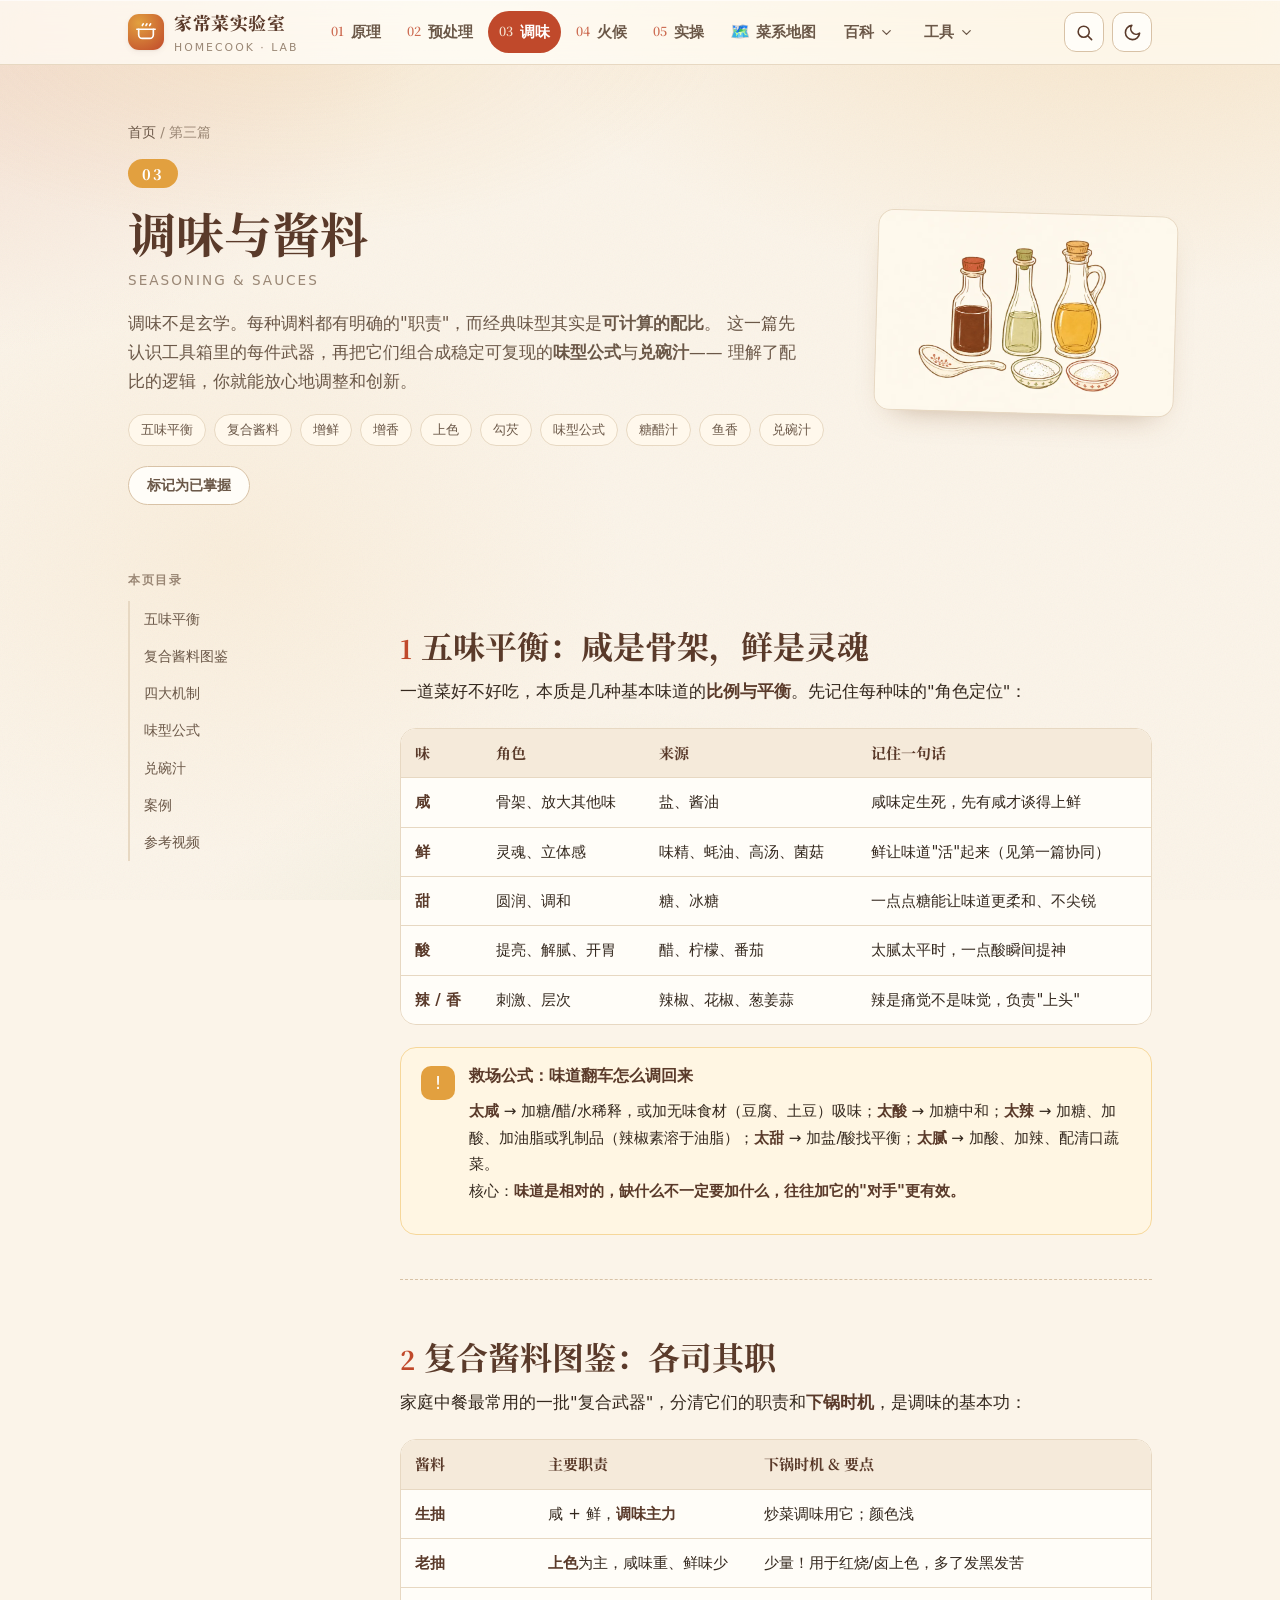
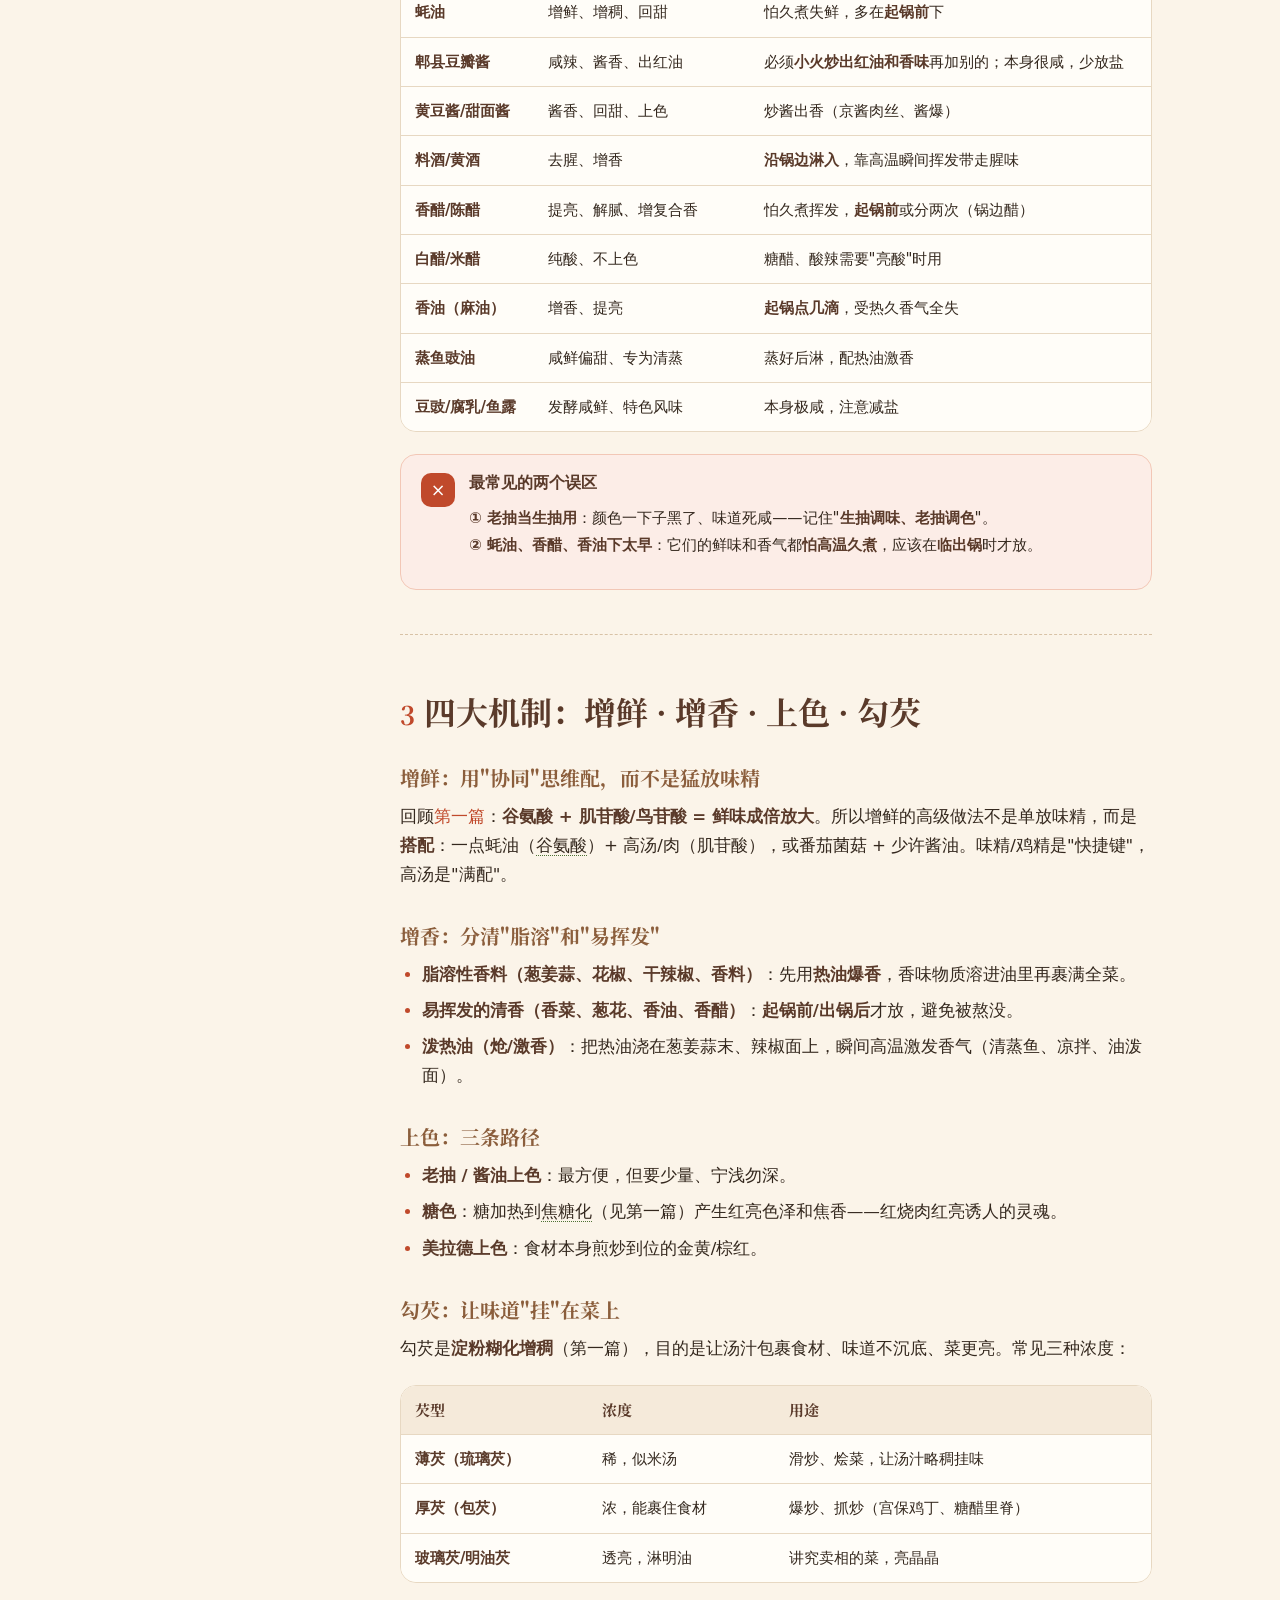
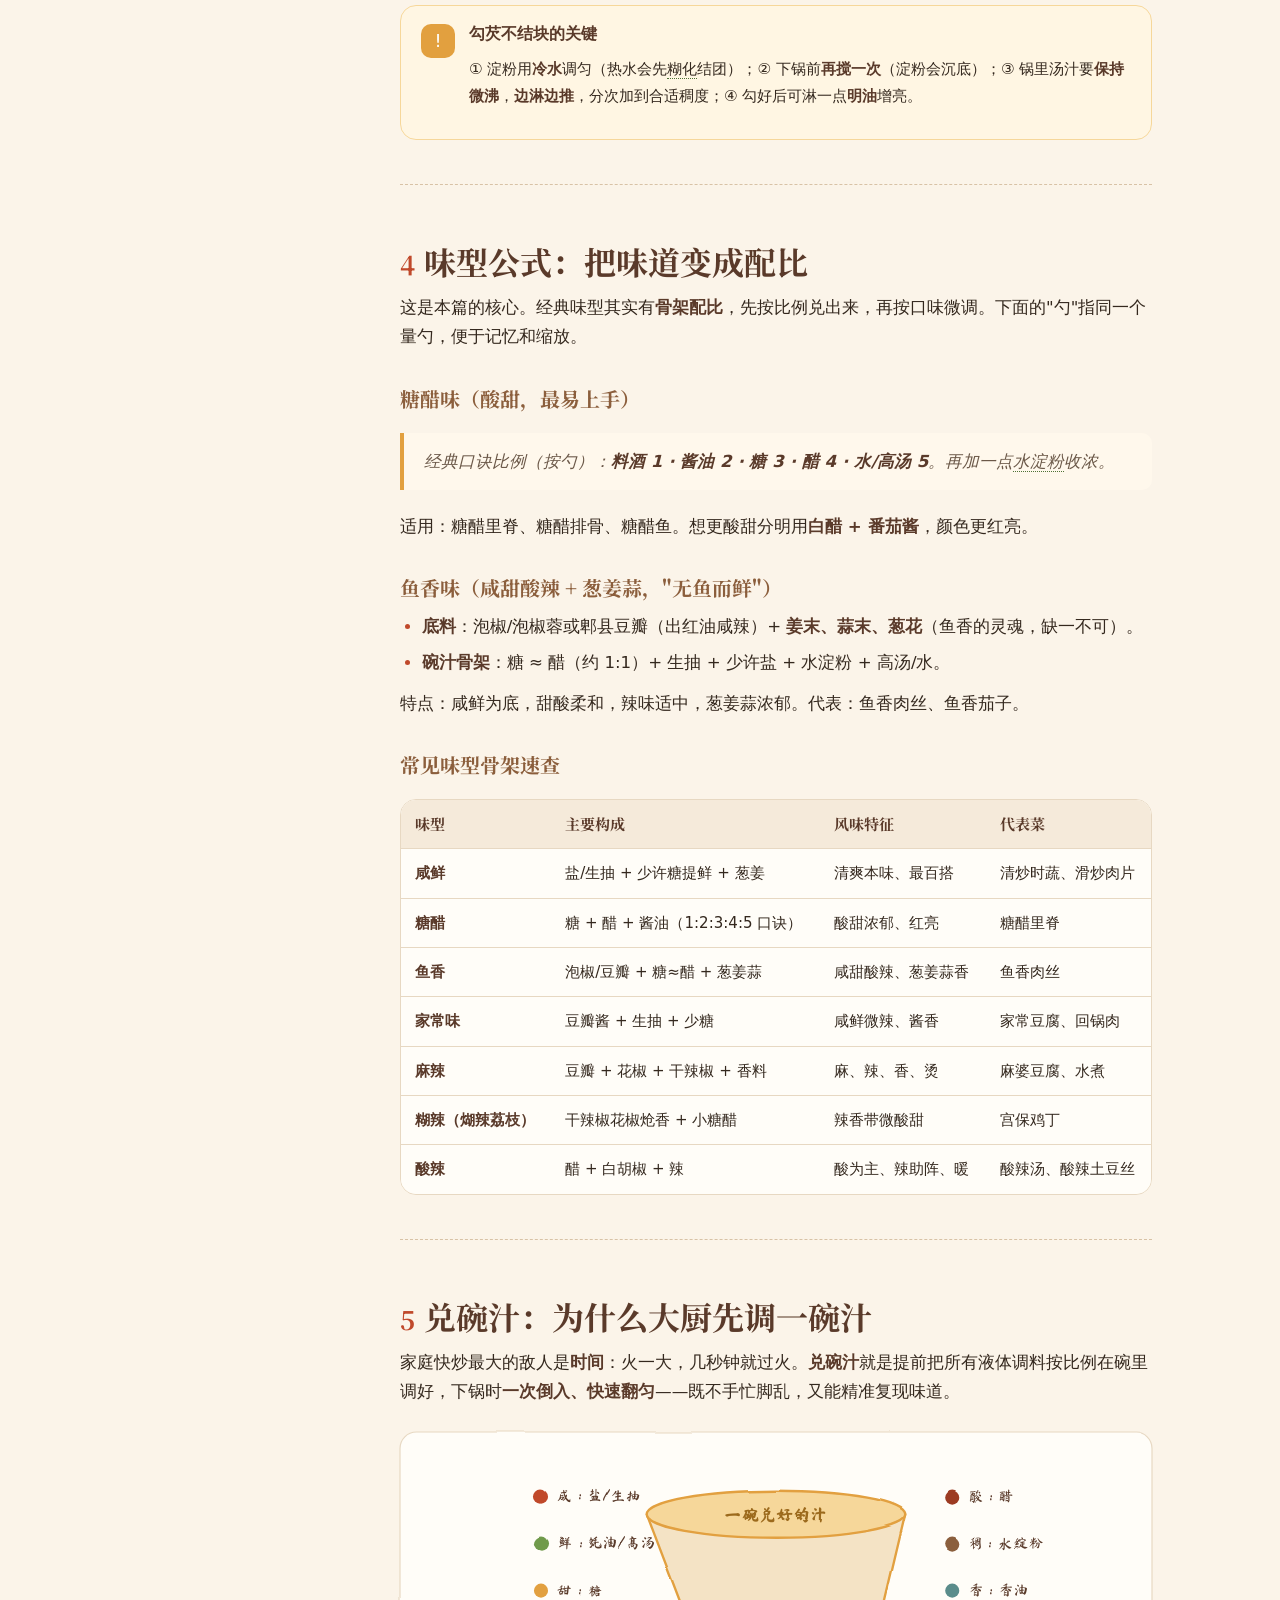
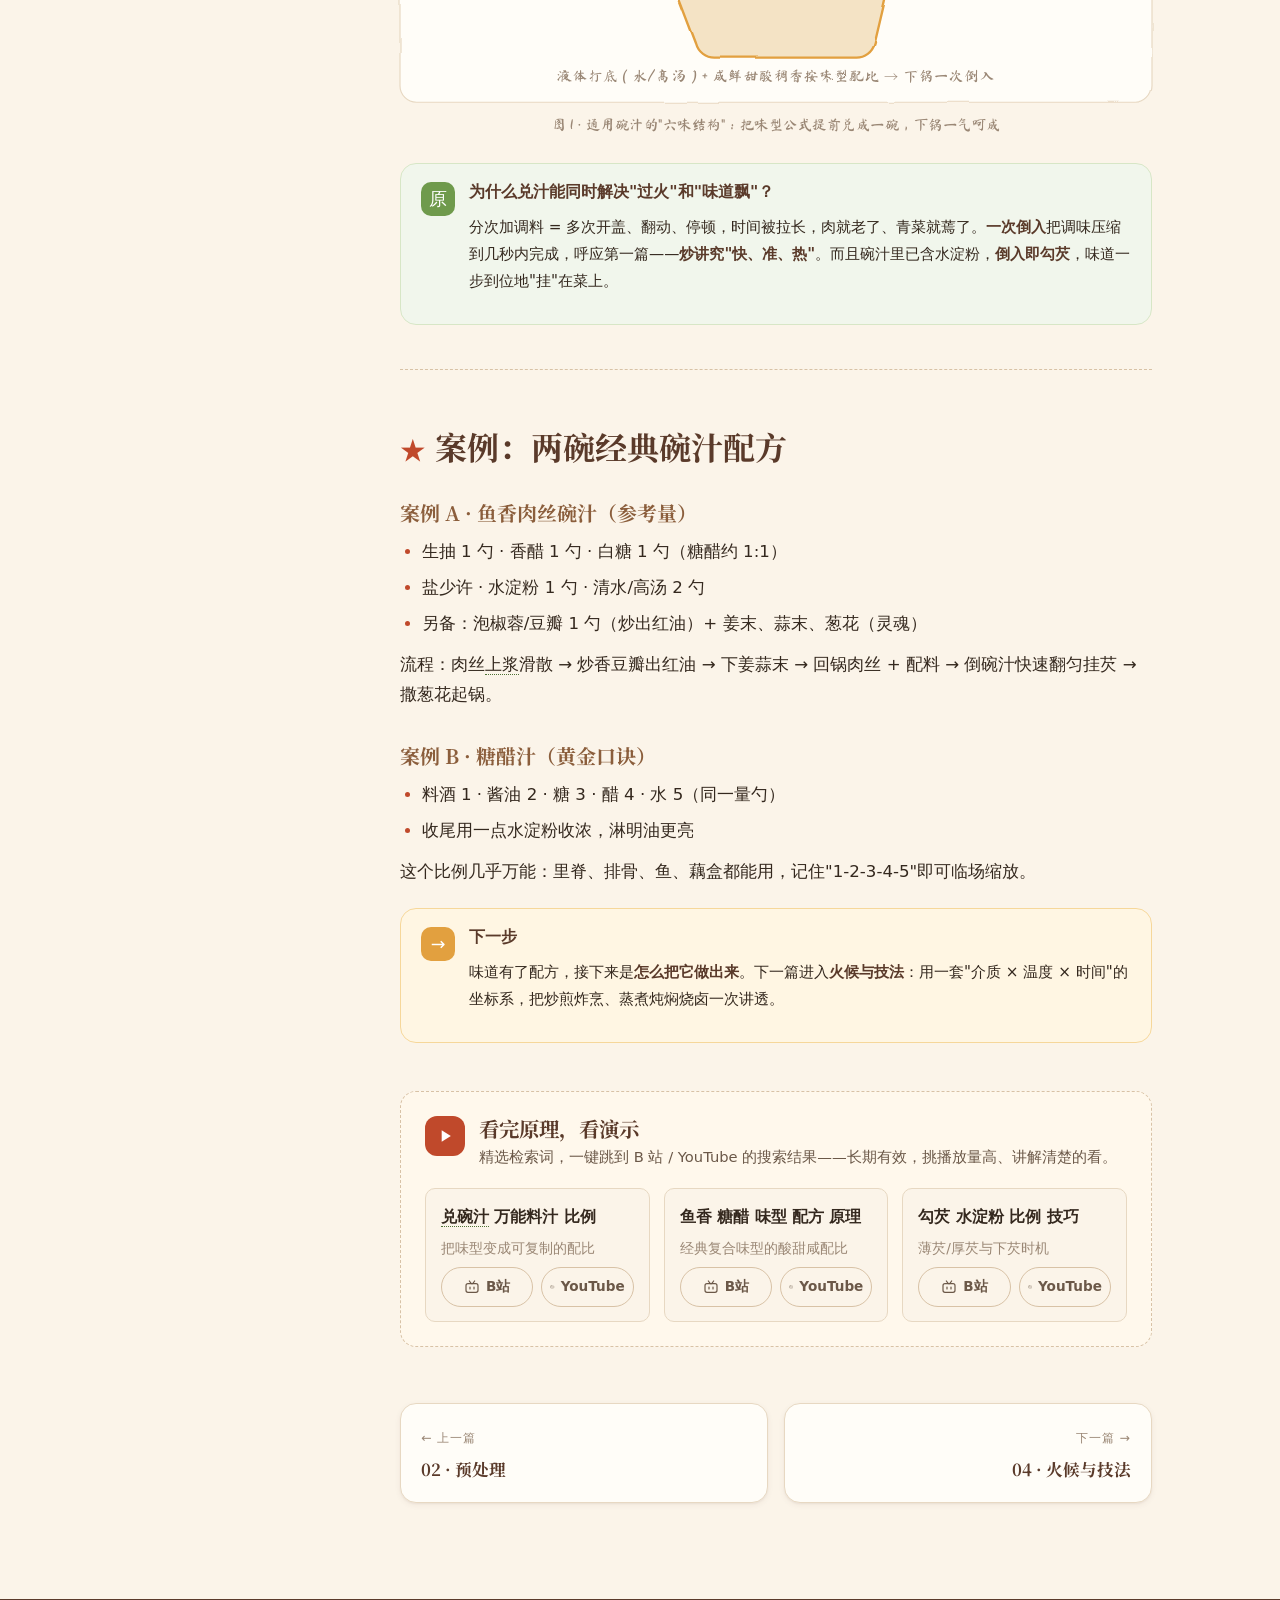
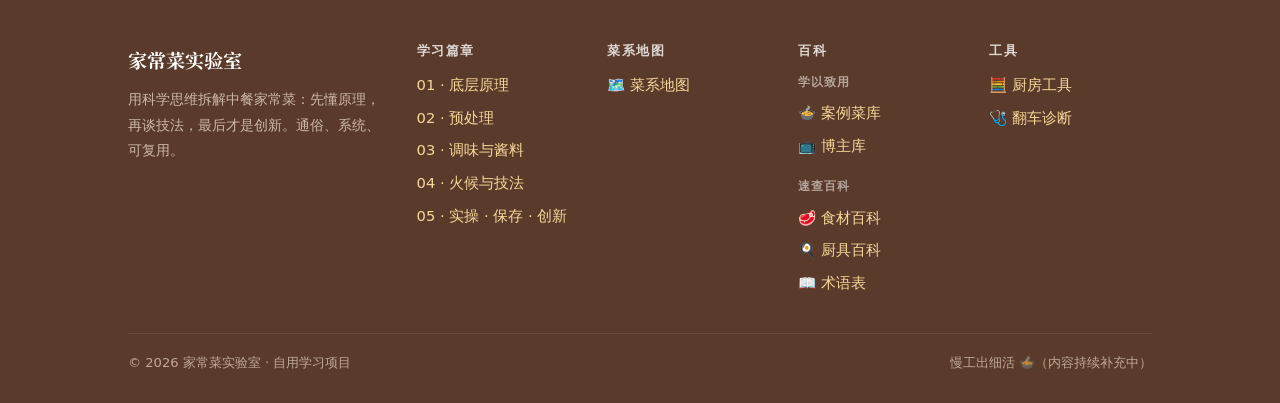
<file: sauces.html>
<!DOCTYPE html>
<html lang="zh-CN">
<head>
  <meta charset="UTF-8" />
  <meta name="viewport" content="width=device-width, initial-scale=1.0, viewport-fit=cover" />
  <script>(function(){try{var t=localStorage.getItem('hcl-theme');if(t==='dark')document.documentElement.setAttribute('data-theme','dark');}catch(e){}})();</script>
  <title>第三篇 · 调味与酱料 | 家常菜实验室</title>
  <meta name="description" content="五味平衡、复合酱料图鉴、增鲜增香上色勾芡四大机制、味型配比公式与兑碗汁。" />
  <link rel="preconnect" href="https://fonts.googleapis.com" />
  <link rel="preconnect" href="https://fonts.gstatic.com" crossorigin />
  <link href="https://fonts.googleapis.com/css2?family=Noto+Serif+SC:wght@500;700;900&display=swap" rel="stylesheet" />
  <link rel="stylesheet" href="assets/css/style.css" />
  <link rel="icon" href="data:image/svg+xml,%3Csvg xmlns='http://www.w3.org/2000/svg' viewBox='0 0 24 24'%3E%3Ctext y='20' font-size='20'%3E%F0%9F%8D%B2%3C/text%3E%3C/svg%3E" />
</head>
<body data-page="sauces">

  <header class="page-head" style="--accent:#E2A03F">
    <div class="container">
      <div class="crumbs"><a href="index.html">首页</a> / 第三篇</div>
      <span class="num-chip">03</span>
      <h1>调味与酱料</h1>
      <div class="en">Seasoning &amp; Sauces</div>
      <p class="intro">
        调味不是玄学。每种调料都有明确的"职责"，而经典味型其实是<strong>可计算的配比</strong>。
        这一篇先认识工具箱里的每件武器，再把它们组合成稳定可复现的<strong>味型公式</strong>与<strong>兑碗汁</strong>——
        理解了配比的逻辑，你就能放心地调整和创新。
      </p>
      <div class="tag-row">
        <span class="pill">五味平衡</span><span class="pill">复合酱料</span><span class="pill">增鲜</span>
        <span class="pill">增香</span><span class="pill">上色</span><span class="pill">勾芡</span>
        <span class="pill">味型公式</span><span class="pill">糖醋汁</span><span class="pill">鱼香</span><span class="pill">兑碗汁</span>
      </div>
    </div>
  </header>

  <div class="container section-tight">
    <div class="doc-layout">
      <aside class="toc" data-toc></aside>
      <article class="prose">

        <!-- 1 五味 -->
        <h2 data-toc="五味平衡"><span class="idx">1</span>五味平衡：咸是骨架，鲜是灵魂</h2>
        <p>
          一道菜好不好吃，本质是几种基本味道的<strong>比例与平衡</strong>。先记住每种味的"角色定位"：
        </p>
        <div class="table-wrap">
          <table>
            <thead><tr><th>味</th><th>角色</th><th>来源</th><th>记住一句话</th></tr></thead>
            <tbody>
              <tr><td><strong>咸</strong></td><td>骨架、放大其他味</td><td>盐、酱油</td><td>咸味定生死，先有咸才谈得上鲜</td></tr>
              <tr><td><strong>鲜</strong></td><td>灵魂、立体感</td><td>味精、蚝油、高汤、菌菇</td><td>鲜让味道"活"起来（见第一篇协同）</td></tr>
              <tr><td><strong>甜</strong></td><td>圆润、调和</td><td>糖、冰糖</td><td>一点点糖能让味道更柔和、不尖锐</td></tr>
              <tr><td><strong>酸</strong></td><td>提亮、解腻、开胃</td><td>醋、柠檬、番茄</td><td>太腻太平时，一点酸瞬间提神</td></tr>
              <tr><td><strong>辣 / 香</strong></td><td>刺激、层次</td><td>辣椒、花椒、葱姜蒜</td><td>辣是痛觉不是味觉，负责"上头"</td></tr>
            </tbody>
          </table>
        </div>

        <div class="note tip">
          <span class="badge">!</span>
          <div>
            <h4>救场公式：味道翻车怎么调回来</h4>
            <p><strong>太咸</strong> → 加糖/醋/水稀释，或加无味食材（豆腐、土豆）吸味；<strong>太酸</strong> → 加糖中和；<strong>太辣</strong> → 加糖、加酸、加油脂或乳制品（辣椒素溶于油脂）；<strong>太甜</strong> → 加盐/酸找平衡；<strong>太腻</strong> → 加酸、加辣、配清口蔬菜。<br/>核心：<strong>味道是相对的，缺什么不一定要加什么，往往加它的"对手"更有效。</strong></p>
          </div>
        </div>

        <hr />

        <!-- 2 酱料图鉴 -->
        <h2 data-toc="复合酱料图鉴"><span class="idx">2</span>复合酱料图鉴：各司其职</h2>
        <p>家庭中餐最常用的一批"复合武器"，分清它们的职责和<strong>下锅时机</strong>，是调味的基本功：</p>
        <div class="table-wrap">
          <table>
            <thead><tr><th>酱料</th><th>主要职责</th><th>下锅时机 &amp; 要点</th></tr></thead>
            <tbody>
              <tr><td><strong>生抽</strong></td><td>咸 + 鲜，<strong>调味主力</strong></td><td>炒菜调味用它；颜色浅</td></tr>
              <tr><td><strong>老抽</strong></td><td><strong>上色</strong>为主，咸味重、鲜味少</td><td>少量！用于红烧/卤上色，多了发黑发苦</td></tr>
              <tr><td><strong>蚝油</strong></td><td>增鲜、增稠、回甜</td><td>怕久煮失鲜，多在<strong>起锅前</strong>下</td></tr>
              <tr><td><strong>郫县豆瓣酱</strong></td><td>咸辣、酱香、出红油</td><td>必须<strong>小火炒出红油和香味</strong>再加别的；本身很咸，少放盐</td></tr>
              <tr><td><strong>黄豆酱/甜面酱</strong></td><td>酱香、回甜、上色</td><td>炒酱出香（京酱肉丝、酱爆）</td></tr>
              <tr><td><strong>料酒/黄酒</strong></td><td>去腥、增香</td><td><strong>沿锅边淋入</strong>，靠高温瞬间挥发带走腥味</td></tr>
              <tr><td><strong>香醋/陈醋</strong></td><td>提亮、解腻、增复合香</td><td>怕久煮挥发，<strong>起锅前</strong>或分两次（锅边醋）</td></tr>
              <tr><td><strong>白醋/米醋</strong></td><td>纯酸、不上色</td><td>糖醋、酸辣需要"亮酸"时用</td></tr>
              <tr><td><strong>香油（麻油）</strong></td><td>增香、提亮</td><td><strong>起锅点几滴</strong>，受热久香气全失</td></tr>
              <tr><td><strong>蒸鱼豉油</strong></td><td>咸鲜偏甜、专为清蒸</td><td>蒸好后淋，配热油激香</td></tr>
              <tr><td><strong>豆豉/腐乳/鱼露</strong></td><td>发酵咸鲜、特色风味</td><td>本身极咸，注意减盐</td></tr>
            </tbody>
          </table>
        </div>

        <div class="note warn">
          <span class="badge">×</span>
          <div>
            <h4>最常见的两个误区</h4>
            <p><strong>① 老抽当生抽用</strong>：颜色一下子黑了、味道死咸——记住"<strong>生抽调味、老抽调色</strong>"。<br/><strong>② 蚝油、香醋、香油下太早</strong>：它们的鲜味和香气都<strong>怕高温久煮</strong>，应该在<strong>临出锅</strong>时才放。</p>
          </div>
        </div>

        <hr />

        <!-- 3 四大机制 -->
        <h2 data-toc="四大机制"><span class="idx">3</span>四大机制：增鲜 · 增香 · 上色 · 勾芡</h2>

        <h3>增鲜：用"协同"思维配，而不是猛放味精</h3>
        <p>
          回顾<a href="principles.html">第一篇</a>：<strong>谷氨酸 + 肌苷酸/鸟苷酸 = 鲜味成倍放大</strong>。所以增鲜的高级做法不是单放味精，而是<strong>搭配</strong>：一点蚝油（谷氨酸）+ 高汤/肉（肌苷酸），或番茄菌菇 + 少许酱油。味精/鸡精是"快捷键"，高汤是"满配"。
        </p>

        <h3>增香：分清"脂溶"和"易挥发"</h3>
        <ul>
          <li><strong>脂溶性香料（葱姜蒜、花椒、干辣椒、香料）</strong>：先用<strong>热油爆香</strong>，香味物质溶进油里再裹满全菜。</li>
          <li><strong>易挥发的清香（香菜、葱花、香油、香醋）</strong>：<strong>起锅前/出锅后</strong>才放，避免被熬没。</li>
          <li><strong>泼热油（炝/激香）</strong>：把热油浇在葱姜蒜末、辣椒面上，瞬间高温激发香气（清蒸鱼、凉拌、油泼面）。</li>
        </ul>

        <h3>上色：三条路径</h3>
        <ul>
          <li><strong>老抽 / 酱油上色</strong>：最方便，但要少量、宁浅勿深。</li>
          <li><strong>糖色</strong>：糖加热到焦糖化（见第一篇）产生红亮色泽和焦香——红烧肉红亮诱人的灵魂。</li>
          <li><strong>美拉德上色</strong>：食材本身煎炒到位的金黄/棕红。</li>
        </ul>

        <h3>勾芡：让味道"挂"在菜上</h3>
        <p>
          勾芡是<strong>淀粉糊化增稠</strong>（第一篇），目的是让汤汁包裹食材、味道不沉底、菜更亮。常见三种浓度：
        </p>
        <div class="table-wrap">
          <table>
            <thead><tr><th>芡型</th><th>浓度</th><th>用途</th></tr></thead>
            <tbody>
              <tr><td><strong>薄芡（琉璃芡）</strong></td><td>稀，似米汤</td><td>滑炒、烩菜，让汤汁略稠挂味</td></tr>
              <tr><td><strong>厚芡（包芡）</strong></td><td>浓，能裹住食材</td><td>爆炒、抓炒（宫保鸡丁、糖醋里脊）</td></tr>
              <tr><td><strong>玻璃芡/明油芡</strong></td><td>透亮，淋明油</td><td>讲究卖相的菜，亮晶晶</td></tr>
            </tbody>
          </table>
        </div>
        <div class="note tip">
          <span class="badge">!</span>
          <div>
            <h4>勾芡不结块的关键</h4>
            <p>① 淀粉用<strong>冷水</strong>调匀（热水会先糊化结团）；② 下锅前<strong>再搅一次</strong>（淀粉会沉底）；③ 锅里汤汁要<strong>保持微沸</strong>，<strong>边淋边推</strong>，分次加到合适稠度；④ 勾好后可淋一点<strong>明油</strong>增亮。</p>
          </div>
        </div>

        <hr />

        <!-- 4 味型公式 -->
        <h2 data-toc="味型公式"><span class="idx">4</span>味型公式：把味道变成配比</h2>
        <p>
          这是本篇的核心。经典味型其实有<strong>骨架配比</strong>，先按比例兑出来，再按口味微调。下面的"勺"指同一个量勺，便于记忆和缩放。
        </p>

        <h3>糖醋味（酸甜，最易上手）</h3>
        <blockquote>经典口诀比例（按勺）：<strong>料酒 1 · 酱油 2 · 糖 3 · 醋 4 · 水/高汤 5</strong>。再加一点水淀粉收浓。</blockquote>
        <p>适用：糖醋里脊、糖醋排骨、糖醋鱼。想更酸甜分明用<strong>白醋 + 番茄酱</strong>，颜色更红亮。</p>

        <h3>鱼香味（咸甜酸辣 + 葱姜蒜，"无鱼而鲜"）</h3>
        <ul>
          <li><strong>底料</strong>：泡椒/泡椒蓉或郫县豆瓣（出红油咸辣）+ <strong>姜末、蒜末、葱花</strong>（鱼香的灵魂，缺一不可）。</li>
          <li><strong>碗汁骨架</strong>：糖 ≈ 醋（约 1:1）+ 生抽 + 少许盐 + 水淀粉 + 高汤/水。</li>
        </ul>
        <p>特点：咸鲜为底，甜酸柔和，辣味适中，葱姜蒜浓郁。代表：鱼香肉丝、鱼香茄子。</p>

        <h3>常见味型骨架速查</h3>
        <div class="table-wrap">
          <table>
            <thead><tr><th>味型</th><th>主要构成</th><th>风味特征</th><th>代表菜</th></tr></thead>
            <tbody>
              <tr><td><strong>咸鲜</strong></td><td>盐/生抽 + 少许糖提鲜 + 葱姜</td><td>清爽本味、最百搭</td><td>清炒时蔬、滑炒肉片</td></tr>
              <tr><td><strong>糖醋</strong></td><td>糖 + 醋 + 酱油（1:2:3:4:5 口诀）</td><td>酸甜浓郁、红亮</td><td>糖醋里脊</td></tr>
              <tr><td><strong>鱼香</strong></td><td>泡椒/豆瓣 + 糖≈醋 + 葱姜蒜</td><td>咸甜酸辣、葱姜蒜香</td><td>鱼香肉丝</td></tr>
              <tr><td><strong>家常味</strong></td><td>豆瓣酱 + 生抽 + 少糖</td><td>咸鲜微辣、酱香</td><td>家常豆腐、回锅肉</td></tr>
              <tr><td><strong>麻辣</strong></td><td>豆瓣 + 花椒 + 干辣椒 + 香料</td><td>麻、辣、香、烫</td><td>麻婆豆腐、水煮</td></tr>
              <tr><td><strong>糊辣（煳辣荔枝）</strong></td><td>干辣椒花椒炝香 + 小糖醋</td><td>辣香带微酸甜</td><td>宫保鸡丁</td></tr>
              <tr><td><strong>酸辣</strong></td><td>醋 + 白胡椒 + 辣</td><td>酸为主、辣助阵、暖</td><td>酸辣汤、酸辣土豆丝</td></tr>
            </tbody>
          </table>
        </div>

        <hr />

        <!-- 5 兑碗汁 -->
        <h2 data-toc="兑碗汁"><span class="idx">5</span>兑碗汁：为什么大厨先调一碗汁</h2>
        <p>
          家庭快炒最大的敌人是<strong>时间</strong>：火一大，几秒钟就过火。<strong>兑碗汁</strong>就是提前把所有液体调料按比例在碗里调好，下锅时<strong>一次倒入、快速翻匀</strong>——既不手忙脚乱，又能精准复现味道。
        </p>

        <figure>
          <svg viewBox="0 0 640 230" role="img" aria-label="通用碗汁结构">
            <rect x="0" y="0" width="640" height="230" rx="14" fill="#FFFDF8" stroke="#E7D8C2"/>
            <!-- 碗 -->
            <path d="M210 70 h220 l-26 110 a16 16 0 0 1 -16 12 h-120 a16 16 0 0 1 -16 -12 z" fill="#F4E3C5" stroke="#E2A03F" stroke-width="2"/>
            <ellipse cx="320" cy="70" rx="110" ry="20" fill="#F6D79A" stroke="#E2A03F" stroke-width="2"/>
            <text x="320" y="76" text-anchor="middle" font-size="14" fill="#9C6A1E" font-weight="700">一碗兑好的汁</text>
            <!-- 六个成分标签 -->
            <g font-size="12">
              <g><circle cx="120" cy="55" r="6" fill="#C0492B"/><text x="134" y="59" fill="#5A3A2A">咸：盐/生抽</text></g>
              <g><circle cx="120" cy="95" r="6" fill="#6F9A4C"/><text x="134" y="99" fill="#5A3A2A">鲜：蚝油/高汤</text></g>
              <g><circle cx="120" cy="135" r="6" fill="#E2A03F"/><text x="134" y="139" fill="#5A3A2A">甜：糖</text></g>
              <g><circle cx="470" cy="55" r="6" fill="#9C3A22"/><text x="484" y="59" fill="#5A3A2A">酸：醋</text></g>
              <g><circle cx="470" cy="95" r="6" fill="#8B5E3C"/><text x="484" y="99" fill="#5A3A2A">稠：水淀粉</text></g>
              <g><circle cx="470" cy="135" r="6" fill="#5A8C8B"/><text x="484" y="139" fill="#5A3A2A">香：香油</text></g>
            </g>
            <text x="320" y="212" text-anchor="middle" font-size="12" fill="#9A8775">液体打底（水/高汤）+ 咸鲜甜酸稠香按味型配比 → 下锅一次倒入</text>
          </svg>
          <figcaption>图 1 · 通用碗汁的"六味结构"：把味型公式提前兑成一碗，下锅一气呵成</figcaption>
        </figure>

        <div class="note science">
          <span class="badge">原</span>
          <div>
            <h4>为什么兑汁能同时解决"过火"和"味道飘"？</h4>
            <p>分次加调料 = 多次开盖、翻动、停顿，时间被拉长，肉就老了、青菜就蔫了。<strong>一次倒入</strong>把调味压缩到几秒内完成，呼应第一篇——<strong>炒讲究"快、准、热"</strong>。而且碗汁里已含水淀粉，<strong>倒入即勾芡</strong>，味道一步到位地"挂"在菜上。</p>
          </div>
        </div>

        <hr />

        <!-- 案例 -->
        <h2 data-toc="案例"><span class="idx">★</span>案例：两碗经典碗汁配方</h2>

        <h3>案例 A · 鱼香肉丝碗汁（参考量）</h3>
        <ul>
          <li>生抽 1 勺 · 香醋 1 勺 · 白糖 1 勺（糖醋约 1:1）</li>
          <li>盐少许 · 水淀粉 1 勺 · 清水/高汤 2 勺</li>
          <li>另备：泡椒蓉/豆瓣 1 勺（炒出红油）+ 姜末、蒜末、葱花（灵魂）</li>
        </ul>
        <p>流程：肉丝上浆滑散 → 炒香豆瓣出红油 → 下姜蒜末 → 回锅肉丝 + 配料 → 倒碗汁快速翻匀挂芡 → 撒葱花起锅。</p>

        <h3>案例 B · 糖醋汁（黄金口诀）</h3>
        <ul>
          <li>料酒 1 · 酱油 2 · 糖 3 · 醋 4 · 水 5（同一量勺）</li>
          <li>收尾用一点水淀粉收浓，淋明油更亮</li>
        </ul>
        <p>这个比例几乎万能：里脊、排骨、鱼、藕盒都能用，记住"1-2-3-4-5"即可临场缩放。</p>

        <div class="note tip">
          <span class="badge">→</span>
          <div>
            <h4>下一步</h4>
            <p>味道有了配方，接下来是<strong>怎么把它做出来</strong>。下一篇进入<strong>火候与技法</strong>：用一套"介质 × 温度 × 时间"的坐标系，把炒煎炸烹、蒸煮炖焖烧卤一次讲透。</p>
          </div>
        </div>

        <nav class="pager">
          <a href="prep.html"><span class="dir">← 上一篇</span><b>02 · 预处理</b></a>
          <a class="next" href="techniques.html"><span class="dir">下一篇 →</span><b>04 · 火候与技法</b></a>
        </nav>
      </article>
    </div>
  </div>

  <script src="assets/js/data.js"></script>
  <script src="assets/js/main.js"></script>
</body>
</html>
</file>
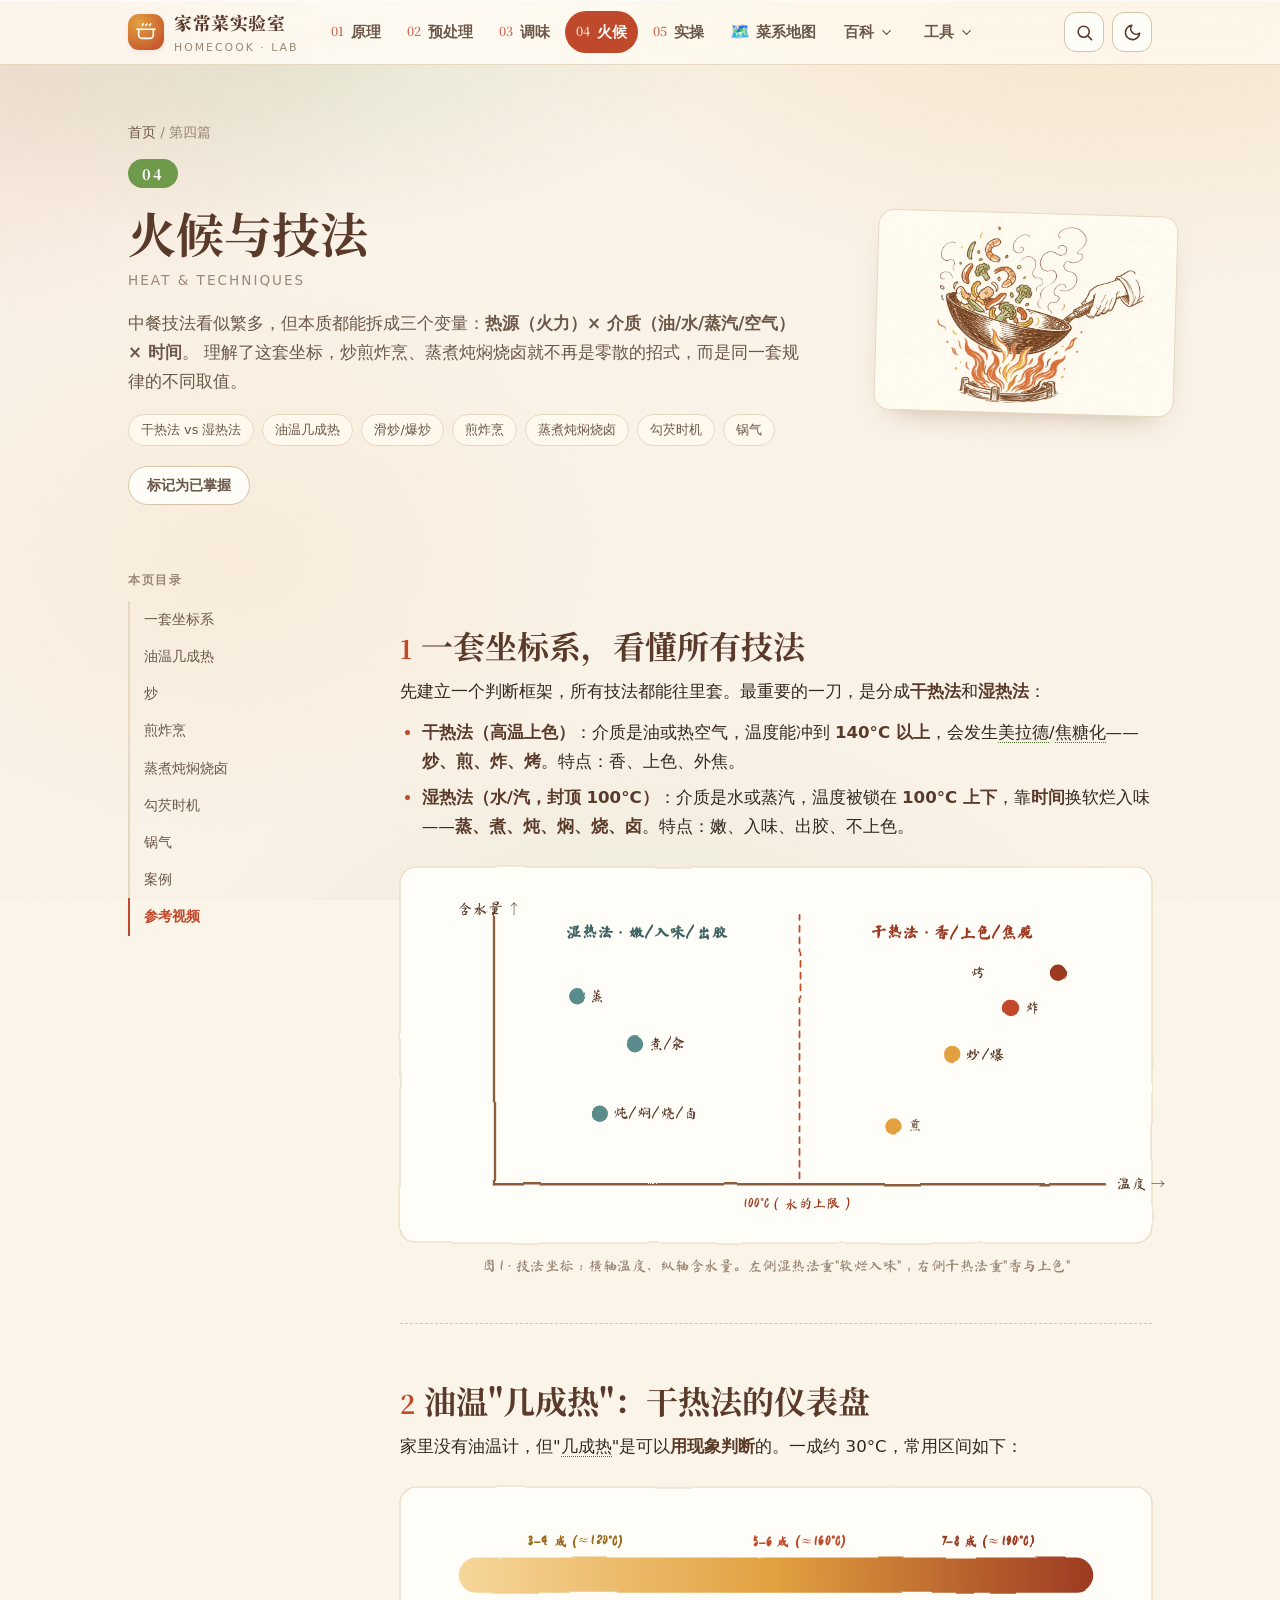
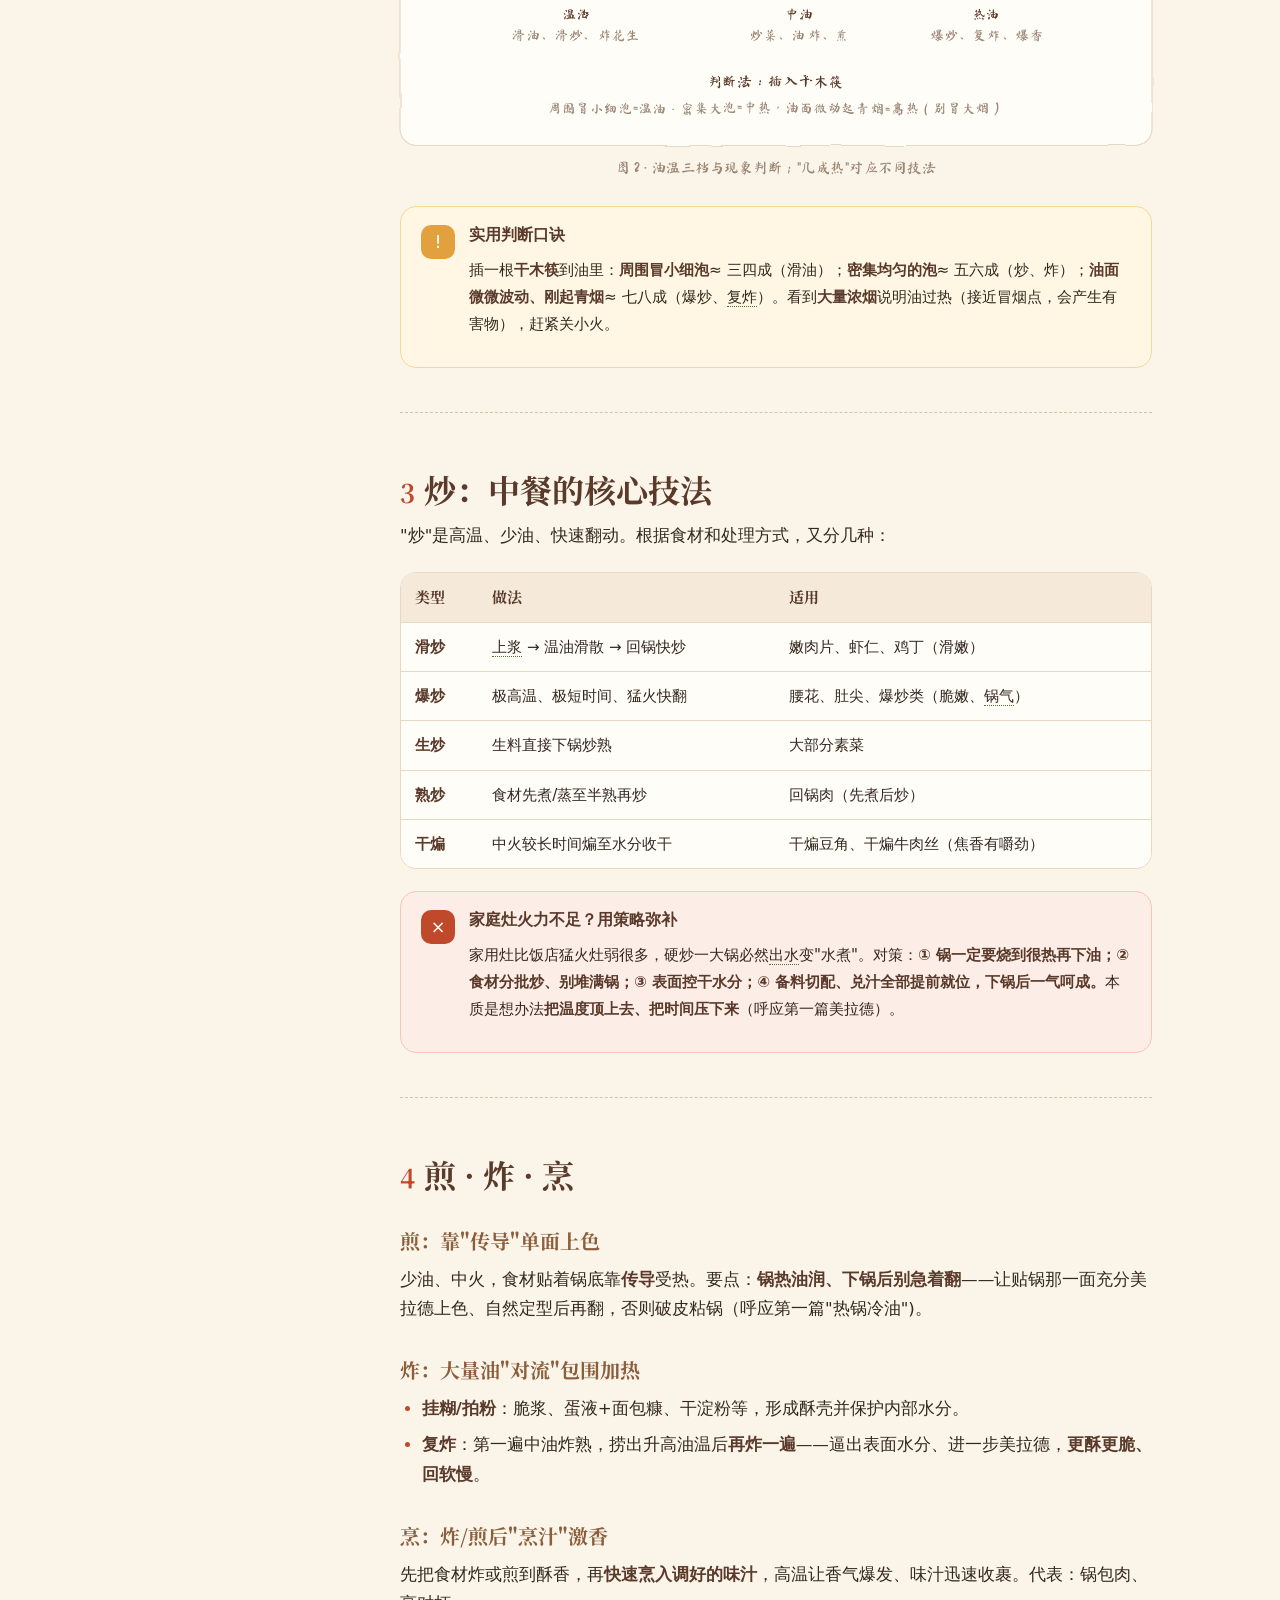
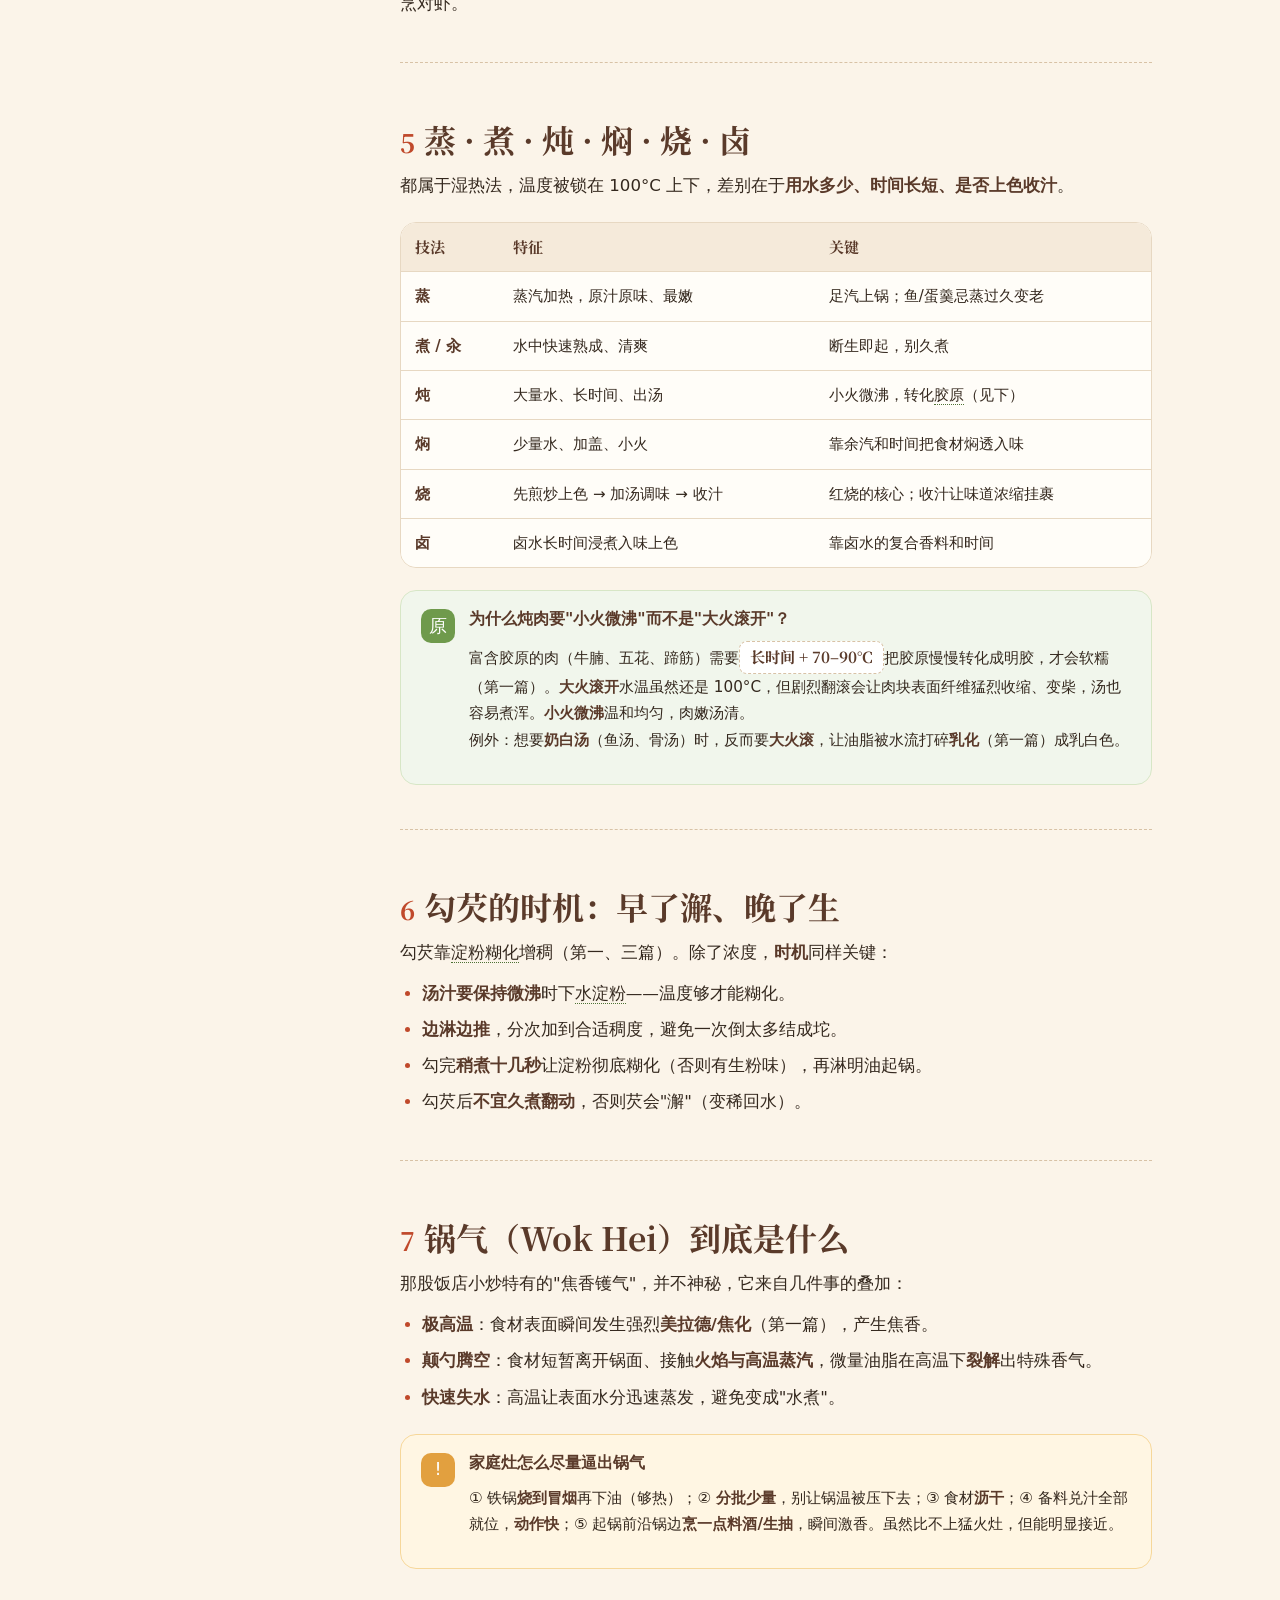
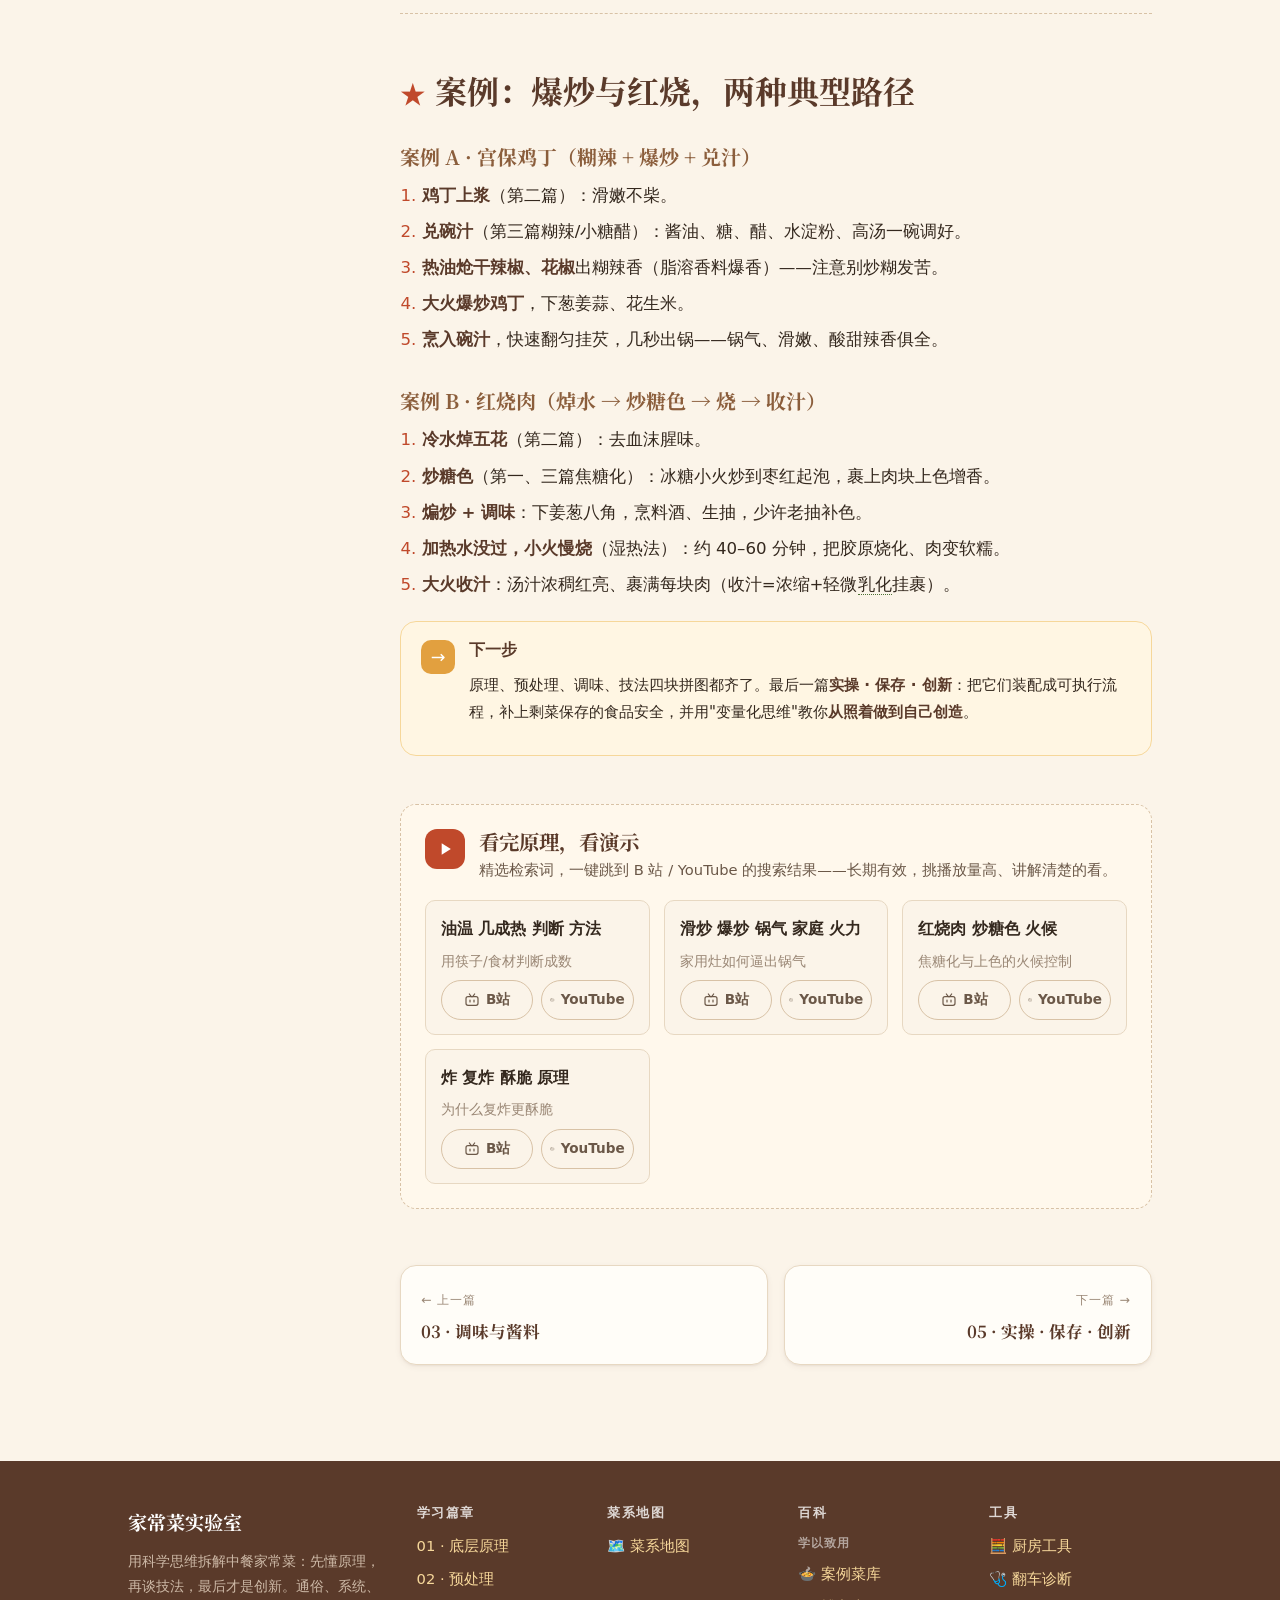
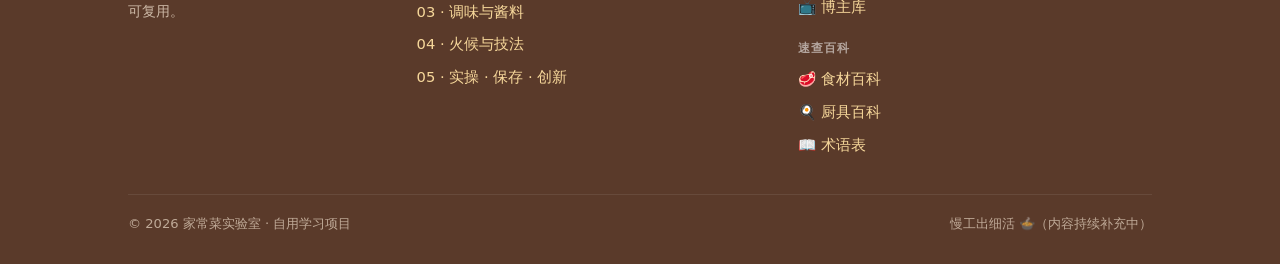
<file: techniques.html>
<!DOCTYPE html>
<html lang="zh-CN">
<head>
  <meta charset="UTF-8" />
  <meta name="viewport" content="width=device-width, initial-scale=1.0, viewport-fit=cover" />
  <script>(function(){try{var t=localStorage.getItem('hcl-theme');if(t==='dark')document.documentElement.setAttribute('data-theme','dark');}catch(e){}})();</script>
  <title>第四篇 · 火候与技法 | 家常菜实验室</title>
  <meta name="description" content="用介质×温度×时间的坐标系系统梳理炒煎炸烹、蒸煮炖焖烧卤；油温判断、勾芡时机与锅气成因。" />
  <link rel="preconnect" href="https://fonts.googleapis.com" />
  <link rel="preconnect" href="https://fonts.gstatic.com" crossorigin />
  <link href="https://fonts.googleapis.com/css2?family=Noto+Serif+SC:wght@500;700;900&display=swap" rel="stylesheet" />
  <link rel="stylesheet" href="assets/css/style.css" />
  <link rel="icon" href="data:image/svg+xml,%3Csvg xmlns='http://www.w3.org/2000/svg' viewBox='0 0 24 24'%3E%3Ctext y='20' font-size='20'%3E%F0%9F%8D%B2%3C/text%3E%3C/svg%3E" />
</head>
<body data-page="techniques">

  <header class="page-head" style="--accent:#6F9A4C">
    <div class="container">
      <div class="crumbs"><a href="index.html">首页</a> / 第四篇</div>
      <span class="num-chip">04</span>
      <h1>火候与技法</h1>
      <div class="en">Heat &amp; Techniques</div>
      <p class="intro">
        中餐技法看似繁多，但本质都能拆成三个变量：<strong>热源（火力）× 介质（油/水/蒸汽/空气）× 时间</strong>。
        理解了这套坐标，炒煎炸烹、蒸煮炖焖烧卤就不再是零散的招式，而是同一套规律的不同取值。
      </p>
      <div class="tag-row">
        <span class="pill">干热法 vs 湿热法</span><span class="pill">油温几成热</span><span class="pill">滑炒/爆炒</span>
        <span class="pill">煎炸烹</span><span class="pill">蒸煮炖焖烧卤</span><span class="pill">勾芡时机</span><span class="pill">锅气</span>
      </div>
    </div>
  </header>

  <div class="container section-tight">
    <div class="doc-layout">
      <aside class="toc" data-toc></aside>
      <article class="prose">

        <!-- 1 坐标系 -->
        <h2 data-toc="一套坐标系"><span class="idx">1</span>一套坐标系，看懂所有技法</h2>
        <p>
          先建立一个判断框架，所有技法都能往里套。最重要的一刀，是分成<strong>干热法</strong>和<strong>湿热法</strong>：
        </p>
        <ul>
          <li><strong>干热法（高温上色）</strong>：介质是油或热空气，温度能冲到 <strong>140°C 以上</strong>，会发生美拉德/焦糖化——<strong>炒、煎、炸、烤</strong>。特点：香、上色、外焦。</li>
          <li><strong>湿热法（水/汽，封顶 100°C）</strong>：介质是水或蒸汽，温度被锁在 <strong>100°C 上下</strong>，靠<strong>时间</strong>换软烂入味——<strong>蒸、煮、炖、焖、烧、卤</strong>。特点：嫩、入味、出胶、不上色。</li>
        </ul>

        <figure>
          <svg viewBox="0 0 640 320" role="img" aria-label="技法坐标系：温度与含水量">
            <rect x="0" y="0" width="640" height="320" rx="14" fill="#FFFDF8" stroke="#E7D8C2"/>
            <!-- 轴 -->
            <line x1="80" y1="270" x2="600" y2="270" stroke="#8B5E3C" stroke-width="2"/>
            <line x1="80" y1="270" x2="80" y2="40" stroke="#8B5E3C" stroke-width="2"/>
            <text x="610" y="274" font-size="12" fill="#5A3A2A">温度 →</text>
            <text x="50" y="40" font-size="12" fill="#5A3A2A">含水量 ↑</text>
            <!-- 分界 -->
            <line x1="340" y1="40" x2="340" y2="270" stroke="#C0492B" stroke-width="1.5" stroke-dasharray="5 5"/>
            <text x="340" y="290" text-anchor="middle" font-size="11" fill="#9C3A22">100°C（水的上限）</text>
            <!-- 区域标题 -->
            <text x="210" y="60" text-anchor="middle" font-size="13" fill="#3F6463" font-weight="700">湿热法 · 嫩/入味/出胶</text>
            <text x="470" y="60" text-anchor="middle" font-size="13" fill="#9C3A22" font-weight="700">干热法 · 香/上色/焦脆</text>
            <!-- 散点 -->
            <g font-size="12" fill="#5A3A2A">
              <circle cx="150" cy="110" r="7" fill="#5A8C8B"/><text x="162" y="114">蒸</text>
              <circle cx="200" cy="150" r="7" fill="#5A8C8B"/><text x="212" y="154">煮/汆</text>
              <circle cx="170" cy="210" r="7" fill="#5A8C8B"/><text x="182" y="214">炖/焖/烧/卤</text>
              <circle cx="420" cy="220" r="7" fill="#E2A03F"/><text x="432" y="224">煎</text>
              <circle cx="470" cy="160" r="7" fill="#E2A03F"/><text x="482" y="164">炒/爆</text>
              <circle cx="520" cy="120" r="7" fill="#C0492B"/><text x="532" y="124">炸</text>
              <circle cx="560" cy="90" r="7" fill="#9C3A22"/><text x="500" y="94" text-anchor="end">烤</text>
            </g>
          </svg>
          <figcaption>图 1 · 技法坐标：横轴温度、纵轴含水量。左侧湿热法重"软烂入味"，右侧干热法重"香与上色"</figcaption>
        </figure>

        <hr />

        <!-- 2 油温 -->
        <h2 data-toc="油温几成热"><span class="idx">2</span>油温"几成热"：干热法的仪表盘</h2>
        <p>
          家里没有油温计，但"几成热"是可以<strong>用现象判断</strong>的。一成约 30°C，常用区间如下：
        </p>
        <figure>
          <svg viewBox="0 0 640 220" role="img" aria-label="油温分级">
            <rect x="0" y="0" width="640" height="220" rx="14" fill="#FFFDF8" stroke="#E7D8C2"/>
            <defs>
              <linearGradient id="oiltemp" x1="0" y1="0" x2="1" y2="0">
                <stop offset="0" stop-color="#F6D79A"/><stop offset="0.5" stop-color="#E2A03F"/><stop offset="1" stop-color="#9C3A22"/>
              </linearGradient>
            </defs>
            <rect x="50" y="60" width="540" height="30" rx="15" fill="url(#oiltemp)"/>
            <!-- 分段 -->
            <g font-size="11" fill="#5A3A2A" text-anchor="middle">
              <text x="150" y="50" font-weight="700" fill="#9C6A1E">3–4 成 (≈120°C)</text>
              <text x="150" y="112">温油</text>
              <text x="150" y="130" fill="#9A8775">滑油、滑炒、炸花生</text>

              <text x="340" y="50" font-weight="700" fill="#C0492B">5–6 成 (≈160°C)</text>
              <text x="340" y="112">中油</text>
              <text x="340" y="130" fill="#9A8775">炒菜、油炸、煎</text>

              <text x="500" y="50" font-weight="700" fill="#9C3A22">7–8 成 (≈190°C)</text>
              <text x="500" y="112">热油</text>
              <text x="500" y="130" fill="#9A8775">爆炒、复炸、爆香</text>
            </g>
            <!-- 现象提示 -->
            <text x="320" y="170" text-anchor="middle" font-size="12" fill="#5A3A2A">判断法：插入干木筷</text>
            <text x="320" y="192" text-anchor="middle" font-size="11" fill="#9A8775">周围冒小细泡=温油 · 密集大泡=中热 · 油面微动起青烟=高热（别冒大烟）</text>
          </svg>
          <figcaption>图 2 · 油温三档与现象判断；"几成热"对应不同技法</figcaption>
        </figure>

        <div class="note tip">
          <span class="badge">!</span>
          <div>
            <h4>实用判断口诀</h4>
            <p>插一根<strong>干木筷</strong>到油里：<strong>周围冒小细泡</strong>≈ 三四成（滑油）；<strong>密集均匀的泡</strong>≈ 五六成（炒、炸）；<strong>油面微微波动、刚起青烟</strong>≈ 七八成（爆炒、复炸）。看到<strong>大量浓烟</strong>说明油过热（接近冒烟点，会产生有害物），赶紧关小火。</p>
          </div>
        </div>

        <hr />

        <!-- 3 炒 -->
        <h2 data-toc="炒"><span class="idx">3</span>炒：中餐的核心技法</h2>
        <p>"炒"是高温、少油、快速翻动。根据食材和处理方式，又分几种：</p>
        <div class="table-wrap">
          <table>
            <thead><tr><th>类型</th><th>做法</th><th>适用</th></tr></thead>
            <tbody>
              <tr><td><strong>滑炒</strong></td><td>上浆 → 温油滑散 → 回锅快炒</td><td>嫩肉片、虾仁、鸡丁（滑嫩）</td></tr>
              <tr><td><strong>爆炒</strong></td><td>极高温、极短时间、猛火快翻</td><td>腰花、肚尖、爆炒类（脆嫩、锅气）</td></tr>
              <tr><td><strong>生炒</strong></td><td>生料直接下锅炒熟</td><td>大部分素菜</td></tr>
              <tr><td><strong>熟炒</strong></td><td>食材先煮/蒸至半熟再炒</td><td>回锅肉（先煮后炒）</td></tr>
              <tr><td><strong>干煸</strong></td><td>中火较长时间煸至水分收干</td><td>干煸豆角、干煸牛肉丝（焦香有嚼劲）</td></tr>
            </tbody>
          </table>
        </div>

        <div class="note warn">
          <span class="badge">×</span>
          <div>
            <h4>家庭灶火力不足？用策略弥补</h4>
            <p>家用灶比饭店猛火灶弱很多，硬炒一大锅必然出水变"水煮"。对策：<strong>① 锅一定要烧到很热再下油；② 食材分批炒、别堆满锅；③ 表面控干水分；④ 备料切配、兑汁全部提前就位，下锅后一气呵成。</strong>本质是想办法<strong>把温度顶上去、把时间压下来</strong>（呼应第一篇美拉德）。</p>
          </div>
        </div>

        <hr />

        <!-- 4 煎炸烹 -->
        <h2 data-toc="煎炸烹"><span class="idx">4</span>煎 · 炸 · 烹</h2>
        <h3>煎：靠"传导"单面上色</h3>
        <p>
          少油、中火，食材贴着锅底靠<strong>传导</strong>受热。要点：<strong>锅热油润、下锅后别急着翻</strong>——让贴锅那一面充分美拉德上色、自然定型后再翻，否则破皮粘锅（呼应第一篇"热锅冷油")。
        </p>
        <h3>炸：大量油"对流"包围加热</h3>
        <ul>
          <li><strong>挂糊/拍粉</strong>：脆浆、蛋液+面包糠、干淀粉等，形成酥壳并保护内部水分。</li>
          <li><strong>复炸</strong>：第一遍中油炸熟，捞出升高油温后<strong>再炸一遍</strong>——逼出表面水分、进一步美拉德，<strong>更酥更脆、回软慢</strong>。</li>
        </ul>
        <h3>烹：炸/煎后"烹汁"激香</h3>
        <p>
          先把食材炸或煎到酥香，再<strong>快速烹入调好的味汁</strong>，高温让香气爆发、味汁迅速收裹。代表：锅包肉、烹对虾。
        </p>

        <hr />

        <!-- 5 湿热法 -->
        <h2 data-toc="蒸煮炖焖烧卤"><span class="idx">5</span>蒸 · 煮 · 炖 · 焖 · 烧 · 卤</h2>
        <p>都属于湿热法，温度被锁在 100°C 上下，差别在于<strong>用水多少、时间长短、是否上色收汁</strong>。</p>
        <div class="table-wrap">
          <table>
            <thead><tr><th>技法</th><th>特征</th><th>关键</th></tr></thead>
            <tbody>
              <tr><td><strong>蒸</strong></td><td>蒸汽加热，原汁原味、最嫩</td><td>足汽上锅；鱼/蛋羹忌蒸过久变老</td></tr>
              <tr><td><strong>煮 / 汆</strong></td><td>水中快速熟成、清爽</td><td>断生即起，别久煮</td></tr>
              <tr><td><strong>炖</strong></td><td>大量水、长时间、出汤</td><td>小火微沸，转化胶原（见下）</td></tr>
              <tr><td><strong>焖</strong></td><td>少量水、加盖、小火</td><td>靠余汽和时间把食材焖透入味</td></tr>
              <tr><td><strong>烧</strong></td><td>先煎炒上色 → 加汤调味 → 收汁</td><td>红烧的核心；收汁让味道浓缩挂裹</td></tr>
              <tr><td><strong>卤</strong></td><td>卤水长时间浸煮入味上色</td><td>靠卤水的复合香料和时间</td></tr>
            </tbody>
          </table>
        </div>

        <div class="note science">
          <span class="badge">原</span>
          <div>
            <h4>为什么炖肉要"小火微沸"而不是"大火滚开"？</h4>
            <p>富含胶原的肉（牛腩、五花、蹄筋）需要<span class="mech">长时间 + 70–90°C</span>把胶原慢慢转化成明胶，才会软糯（第一篇）。<strong>大火滚开</strong>水温虽然还是 100°C，但剧烈翻滚会让肉块表面纤维猛烈收缩、变柴，汤也容易煮浑。<strong>小火微沸</strong>温和均匀，肉嫩汤清。<br/>例外：想要<strong>奶白汤</strong>（鱼汤、骨汤）时，反而要<strong>大火滚</strong>，让油脂被水流打碎<strong>乳化</strong>（第一篇）成乳白色。</p>
          </div>
        </div>

        <hr />

        <!-- 6 勾芡 -->
        <h2 data-toc="勾芡时机"><span class="idx">6</span>勾芡的时机：早了澥、晚了生</h2>
        <p>
          勾芡靠淀粉糊化增稠（第一、三篇）。除了浓度，<strong>时机</strong>同样关键：
        </p>
        <ul>
          <li><strong>汤汁要保持微沸</strong>时下水淀粉——温度够才能糊化。</li>
          <li><strong>边淋边推</strong>，分次加到合适稠度，避免一次倒太多结成坨。</li>
          <li>勾完<strong>稍煮十几秒</strong>让淀粉彻底糊化（否则有生粉味），再淋明油起锅。</li>
          <li>勾芡后<strong>不宜久煮翻动</strong>，否则芡会"澥"（变稀回水）。</li>
        </ul>

        <hr />

        <!-- 7 锅气 -->
        <h2 data-toc="锅气"><span class="idx">7</span>锅气（Wok Hei）到底是什么</h2>
        <p>那股饭店小炒特有的"焦香镬气"，并不神秘，它来自几件事的叠加：</p>
        <ul>
          <li><strong>极高温</strong>：食材表面瞬间发生强烈<strong>美拉德/焦化</strong>（第一篇），产生焦香。</li>
          <li><strong>颠勺腾空</strong>：食材短暂离开锅面、接触<strong>火焰与高温蒸汽</strong>，微量油脂在高温下<strong>裂解</strong>出特殊香气。</li>
          <li><strong>快速失水</strong>：高温让表面水分迅速蒸发，避免变成"水煮"。</li>
        </ul>
        <div class="note tip">
          <span class="badge">!</span>
          <div>
            <h4>家庭灶怎么尽量逼出锅气</h4>
            <p>① 铁锅<strong>烧到冒烟</strong>再下油（够热）；② <strong>分批少量</strong>，别让锅温被压下去；③ 食材<strong>沥干</strong>；④ 备料兑汁全部就位，<strong>动作快</strong>；⑤ 起锅前沿锅边<strong>烹一点料酒/生抽</strong>，瞬间激香。虽然比不上猛火灶，但能明显接近。</p>
          </div>
        </div>

        <hr />

        <!-- 案例 -->
        <h2 data-toc="案例"><span class="idx">★</span>案例：爆炒与红烧，两种典型路径</h2>

        <h3>案例 A · 宫保鸡丁（糊辣 + 爆炒 + 兑汁）</h3>
        <ol>
          <li><strong>鸡丁上浆</strong>（第二篇）：滑嫩不柴。</li>
          <li><strong>兑碗汁</strong>（第三篇糊辣/小糖醋）：酱油、糖、醋、水淀粉、高汤一碗调好。</li>
          <li><strong>热油炝干辣椒、花椒</strong>出糊辣香（脂溶香料爆香）——注意别炒糊发苦。</li>
          <li><strong>大火爆炒鸡丁</strong>，下葱姜蒜、花生米。</li>
          <li><strong>烹入碗汁</strong>，快速翻匀挂芡，几秒出锅——锅气、滑嫩、酸甜辣香俱全。</li>
        </ol>

        <h3>案例 B · 红烧肉（焯水 → 炒糖色 → 烧 → 收汁）</h3>
        <ol>
          <li><strong>冷水焯五花</strong>（第二篇）：去血沫腥味。</li>
          <li><strong>炒糖色</strong>（第一、三篇焦糖化）：冰糖小火炒到枣红起泡，裹上肉块上色增香。</li>
          <li><strong>煸炒 + 调味</strong>：下姜葱八角，烹料酒、生抽，少许老抽补色。</li>
          <li><strong>加热水没过，小火慢烧</strong>（湿热法）：约 40–60 分钟，把胶原烧化、肉变软糯。</li>
          <li><strong>大火收汁</strong>：汤汁浓稠红亮、裹满每块肉（收汁=浓缩+轻微乳化挂裹）。</li>
        </ol>

        <div class="note tip">
          <span class="badge">→</span>
          <div>
            <h4>下一步</h4>
            <p>原理、预处理、调味、技法四块拼图都齐了。最后一篇<strong>实操 · 保存 · 创新</strong>：把它们装配成可执行流程，补上剩菜保存的食品安全，并用"变量化思维"教你<strong>从照着做到自己创造</strong>。</p>
          </div>
        </div>

        <nav class="pager">
          <a href="sauces.html"><span class="dir">← 上一篇</span><b>03 · 调味与酱料</b></a>
          <a class="next" href="practice.html"><span class="dir">下一篇 →</span><b>05 · 实操 · 保存 · 创新</b></a>
        </nav>
      </article>
    </div>
  </div>

  <script src="assets/js/data.js"></script>
  <script src="assets/js/main.js"></script>
</body>
</html>
</file>
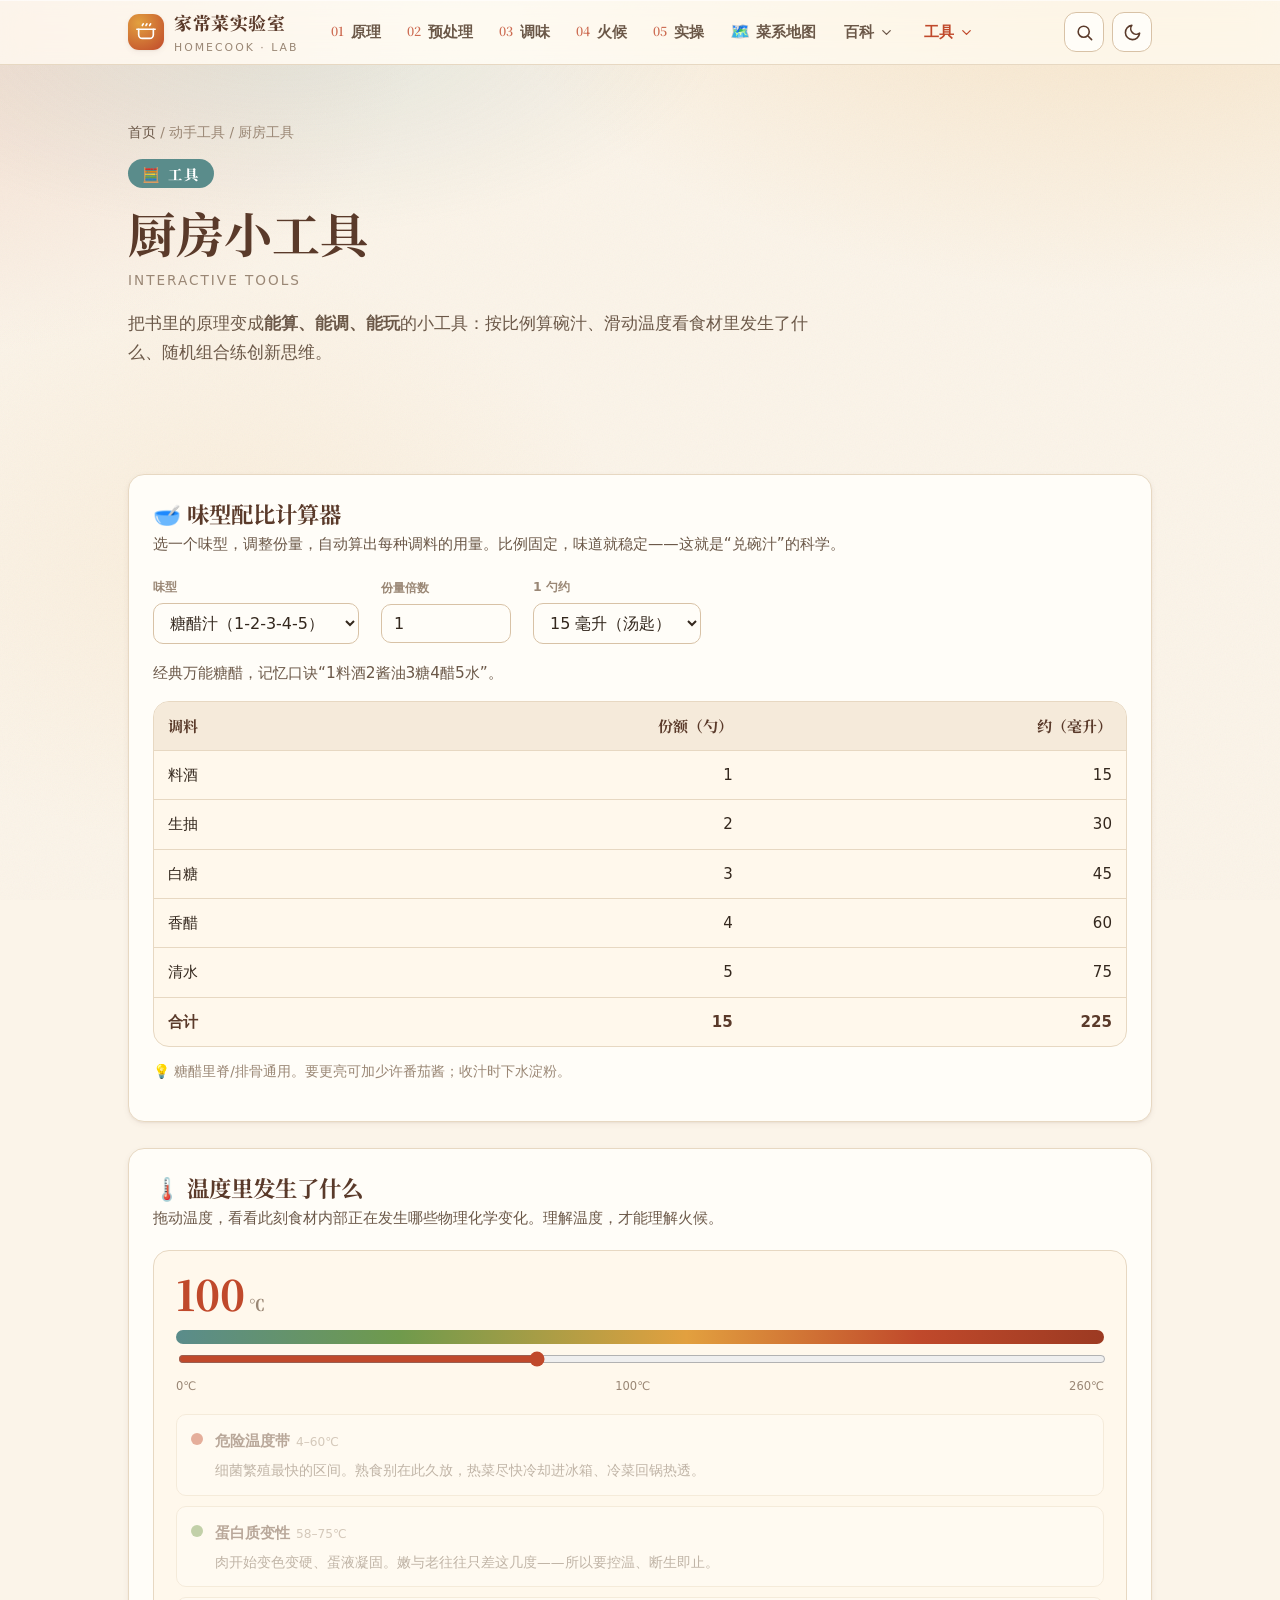
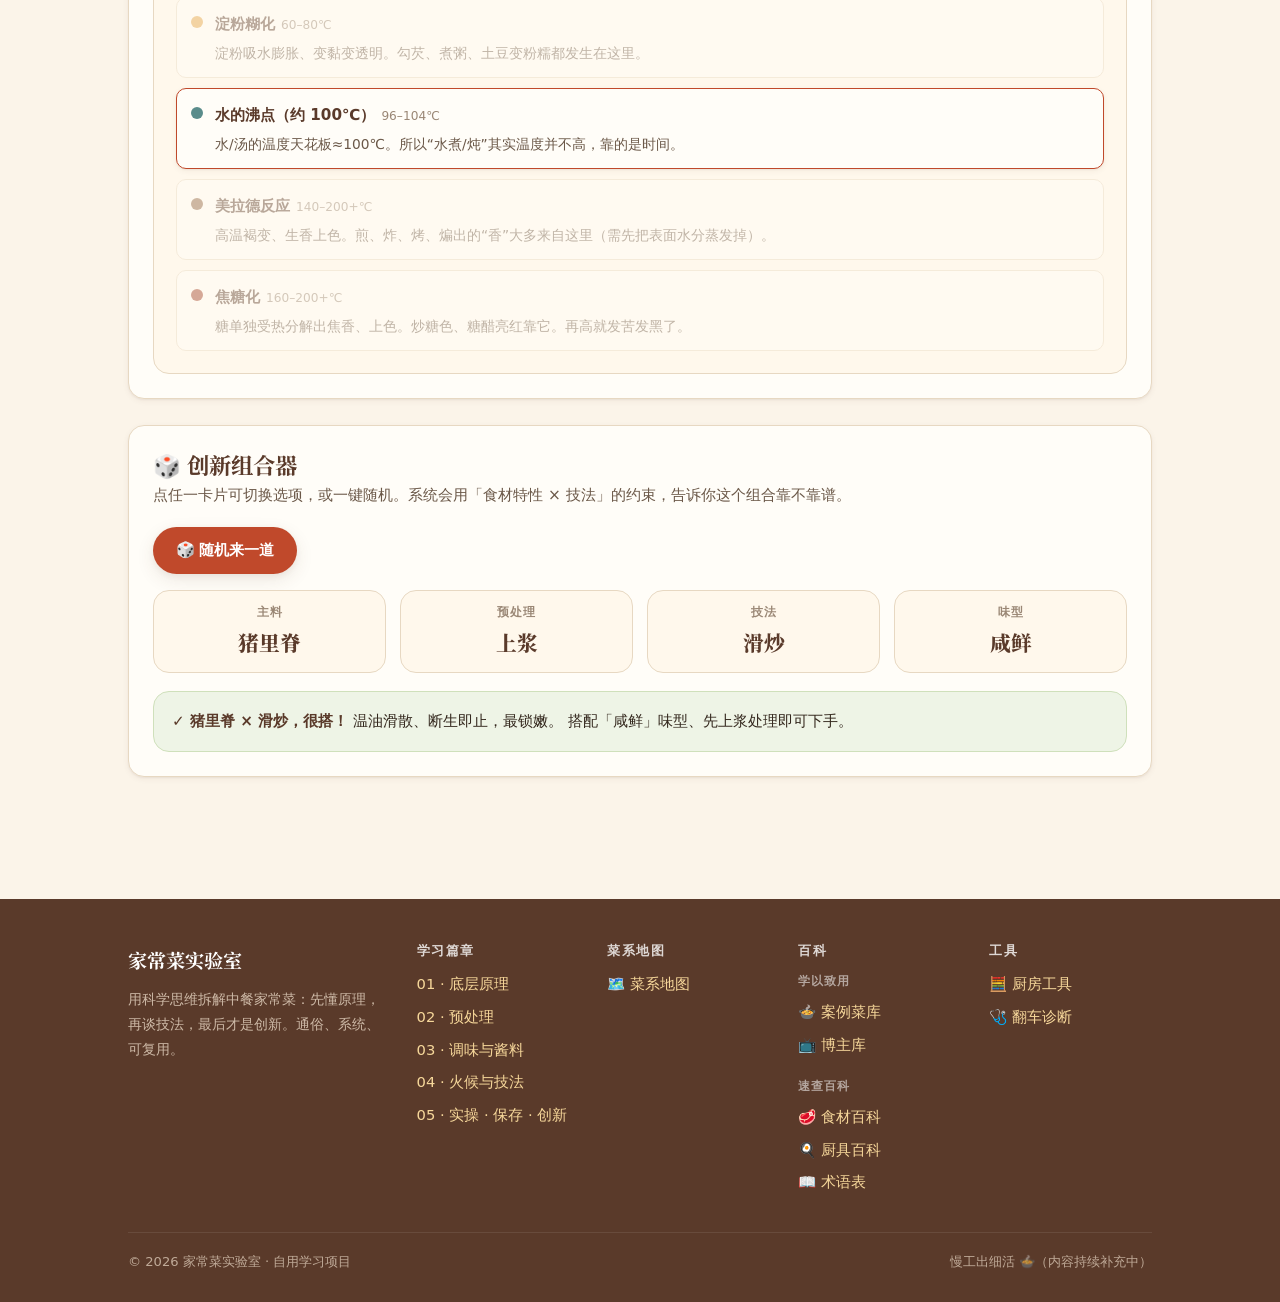
<file: tools.html>
<!DOCTYPE html>
<html lang="zh-CN">
<head>
  <meta charset="UTF-8" />
  <meta name="viewport" content="width=device-width, initial-scale=1.0, viewport-fit=cover" />
  <script>(function(){try{var t=localStorage.getItem('hcl-theme');if(t==='dark')document.documentElement.setAttribute('data-theme','dark');}catch(e){}})();</script>
  <title>厨房工具 | 家常菜实验室</title>
  <meta name="description" content="三个把原理变好玩的小工具：味型配比计算器、温度交互图、创新组合器。把原理变成可计算、可调、可玩的工具。" />
  <link rel="preconnect" href="https://fonts.googleapis.com" />
  <link rel="preconnect" href="https://fonts.gstatic.com" crossorigin />
  <link href="https://fonts.googleapis.com/css2?family=Noto+Serif+SC:wght@500;700;900&display=swap" rel="stylesheet" />
  <link rel="stylesheet" href="assets/css/style.css" />
  <link rel="icon" href="data:image/svg+xml,%3Csvg xmlns='http://www.w3.org/2000/svg' viewBox='0 0 24 24'%3E%3Ctext y='20' font-size='20'%3E%F0%9F%8D%B2%3C/text%3E%3C/svg%3E" />
</head>
<body data-page="tools">

  <header class="page-head" style="--accent:#5A8C8B">
    <div class="container">
      <div class="crumbs"><a href="index.html">首页</a> / 动手工具 / 厨房工具</div>
      <span class="num-chip">🧮 工具</span>
      <h1>厨房小工具</h1>
      <div class="en">Interactive Tools</div>
      <p class="intro">
        把书里的原理变成<strong>能算、能调、能玩</strong>的小工具：按比例算碗汁、滑动温度看食材里发生了什么、随机组合练创新思维。
      </p>
    </div>
  </header>

  <div class="container section-tight">

    <!-- 工具 1：味型配比计算器 -->
    <section class="card tool-card reveal">
      <h2>🥣 味型配比计算器</h2>
      <p class="tool-sub">选一个味型，调整份量，自动算出每种调料的用量。比例固定，味道就稳定——这就是“兑碗汁”的科学。</p>
      <div class="field-row">
        <div class="field">
          <label>味型</label>
          <select data-taste></select>
        </div>
        <div class="field">
          <label>份量倍数</label>
          <input type="number" data-mult value="1" min="0.5" max="10" step="0.5" />
        </div>
        <div class="field">
          <label>1 勺约</label>
          <select data-spoon>
            <option value="15">15 毫升（汤匙）</option>
            <option value="10">10 毫升</option>
            <option value="5">5 毫升（茶匙）</option>
          </select>
        </div>
      </div>
      <p class="tool-sub" data-taste-desc style="margin:0 0 14px"></p>
      <div class="recipe-out table-wrap" style="margin:0">
        <table>
          <thead><tr><th>调料</th><th style="text-align:right">份额（勺）</th><th style="text-align:right">约（毫升）</th></tr></thead>
          <tbody data-recipe></tbody>
        </table>
      </div>
      <p class="calc-note" data-taste-note></p>
    </section>

    <!-- 工具 2：温度交互图 -->
    <section class="card tool-card reveal">
      <h2>🌡️ 温度里发生了什么</h2>
      <p class="tool-sub">拖动温度，看看此刻食材内部正在发生哪些物理化学变化。理解温度，才能理解火候。</p>
      <div class="gauge-wrap">
        <div class="gauge-temp"><span data-temp-val>100</span><small> ℃</small></div>
        <div style="height:14px;border-radius:999px;margin:16px 0 4px;background:linear-gradient(90deg,#5A8C8B 0%,#6F9A4C 24%,#E2A03F 55%,#C0492B 80%,#9C3A22 100%)"></div>
        <input type="range" min="0" max="260" value="100" step="1" data-temp />
        <div style="display:flex;justify-content:space-between;font-size:.72rem;color:var(--ink-faint)"><span>0℃</span><span>100℃</span><span>260℃</span></div>
        <div class="phenom-list" data-phenom></div>
      </div>
    </section>

    <!-- 工具 3：创新组合器 -->
    <section class="card tool-card reveal">
      <h2>🎲 创新组合器</h2>
      <p class="tool-sub">点任一卡片可切换选项，或一键随机。系统会用「食材特性 × 技法」的约束，告诉你这个组合靠不靠谱。</p>
      <div style="margin-bottom:16px"><button class="btn btn-primary" data-roll>🎲 随机来一道</button></div>
      <div class="combo-board" data-combo></div>
      <div class="combo-verdict" data-verdict></div>
    </section>

  </div>

  <script src="assets/js/data.js"></script>
  <script src="assets/js/main.js"></script>
  <script>
  /* ===== 工具 1：味型计算器 ===== */
  (function () {
    const T = window.HCL.tastes;
    const sel = document.querySelector('[data-taste]');
    const mult = document.querySelector('[data-mult]');
    const spoon = document.querySelector('[data-spoon]');
    const out = document.querySelector('[data-recipe]');
    const desc = document.querySelector('[data-taste-desc]');
    const note = document.querySelector('[data-taste-note]');
    sel.innerHTML = T.map((t, i) => `<option value="${i}">${t.name}</option>`).join('');

    function fmt(n) { return Number.isInteger(n) ? n : n.toFixed(2).replace(/\.?0+$/, ''); }
    function render() {
      const t = T[+sel.value];
      const m = parseFloat(mult.value) || 1;
      const ml = parseFloat(spoon.value) || 15;
      desc.textContent = t.desc;
      note.textContent = '💡 ' + t.note;
      let totalSpoon = 0, totalMl = 0;
      out.innerHTML = t.items.map(([name, parts]) => {
        const s = parts * m, v = s * ml; totalSpoon += s; totalMl += v;
        return `<tr><td>${name}</td><td style="text-align:right">${fmt(s)}</td><td style="text-align:right">${Math.round(v)}</td></tr>`;
      }).join('') +
        `<tr class="total"><td>合计</td><td style="text-align:right">${fmt(totalSpoon)}</td><td style="text-align:right">${Math.round(totalMl)}</td></tr>`;
    }
    [sel, mult, spoon].forEach(el => el.addEventListener('input', render));
    render();
  })();

  /* ===== 工具 2：温度交互图 ===== */
  (function () {
    const PH = [
      { name: '危险温度带', lo: 4, hi: 60, c: '#C0492B', d: '细菌繁殖最快的区间。熟食别在此久放，热菜尽快冷却进冰箱、冷菜回锅热透。' },
      { name: '蛋白质变性', lo: 58, hi: 75, c: '#6F9A4C', d: '肉开始变色变硬、蛋液凝固。嫩与老往往只差这几度——所以要控温、断生即止。' },
      { name: '淀粉糊化', lo: 60, hi: 80, c: '#E2A03F', d: '淀粉吸水膨胀、变黏变透明。勾芡、煮粥、土豆变粉糯都发生在这里。' },
      { name: '水的沸点（约 100℃）', lo: 96, hi: 104, c: '#5A8C8B', d: '水/汤的温度天花板≈100℃。所以“水煮/炖”其实温度并不高，靠的是时间。' },
      { name: '美拉德反应', lo: 140, hi: 260, c: '#8B5E3C', d: '高温褐变、生香上色。煎、炸、烤、煸出的“香”大多来自这里（需先把表面水分蒸发掉）。' },
      { name: '焦糖化', lo: 160, hi: 260, c: '#9C3A22', d: '糖单独受热分解出焦香、上色。炒糖色、糖醋亮红靠它。再高就发苦发黑了。' },
    ];
    const slider = document.querySelector('[data-temp]');
    const valEl = document.querySelector('[data-temp-val]');
    const list = document.querySelector('[data-phenom]');
    list.innerHTML = PH.map((p, i) => `
      <div class="phenom" data-i="${i}" style="--c:${p.c}">
        <span class="pdot"></span>
        <div><b>${p.name}</b><span class="prange">${p.lo}–${p.hi >= 260 ? '200+' : p.hi}℃</span>
        <p>${p.d}</p></div>
      </div>`).join('');
    const items = [...list.querySelectorAll('.phenom')];
    function render() {
      const v = +slider.value;
      valEl.textContent = v;
      PH.forEach((p, i) => items[i].classList.toggle('on', v >= p.lo && v <= p.hi));
    }
    slider.addEventListener('input', render);
    render();
  })();

  /* ===== 工具 3：创新组合器 ===== */
  (function () {
    const C = window.HCL.combo;
    const board = document.querySelector('[data-combo]');
    const verdict = document.querySelector('[data-verdict]');
    const state = { main: 0, prep: 0, tech: 0, taste: 0 };
    const slots = [
      { key: 'main', label: '主料', get: i => C.mains[i].label, len: () => C.mains.length },
      { key: 'prep', label: '预处理', get: i => C.preps[i], len: () => C.preps.length },
      { key: 'tech', label: '技法', get: i => C.techs[i].label, len: () => C.techs.length },
      { key: 'taste', label: '味型', get: i => C.tastes[i], len: () => C.tastes.length },
    ];
    function reason(type, tech) {
      const quick = ['滑炒', '爆炒', '清蒸', '凉拌', '煎'];
      if (type === 'collagen' && quick.includes(tech.label))
        return '高胶原部位（结缔组织多）需要长时间低温慢炖，胶原才会化成明胶变软糯；快做只会又硬又柴。';
      if (type === 'tender' && ['红烧', '炖焖'].includes(tech.label))
        return '瘦肉/海鲜含水低、纤维细，久炖会脱水发柴，鲜嫩尽失。';
      if (type === 'veg' && ['红烧', '炖焖', '炸'].includes(tech.label))
        return '叶菜/含水蔬菜久煮易塌烂、变色，通常更适合快炒或快焯。';
      if (type === 'starch' && ['滑炒', '清蒸', '凉拌'].includes(tech.label))
        return '高淀粉食材这样处理口感尴尬，更适合炒丝（去淀粉求脆）或久炖（求粉糯）。';
      return '这种食材的特性和该技法不太匹配，口感会打折扣。';
    }
    function render() {
      board.innerHTML = slots.map(s => `
        <button class="combo-slot" data-key="${s.key}">
          <div class="cl">${s.label}</div>
          <div class="cv">${s.get(state[s.key])}</div>
        </button>`).join('');
      board.querySelectorAll('.combo-slot').forEach(btn => {
        btn.addEventListener('click', () => {
          const k = btn.dataset.key, slot = slots.find(s => s.key === k);
          state[k] = (state[k] + 1) % slot.len();
          render();
        });
      });
      const main = C.mains[state.main], tech = C.techs[state.tech], taste = C.tastes[state.taste];
      const ok = tech.good.includes(main.type);
      if (ok) {
        verdict.className = 'combo-verdict good';
        verdict.innerHTML = `<b>✓ ${main.label} × ${tech.label}，很搭！</b> ${tech.note}
          搭配「${taste}」味型、先${C.preps[state.prep]}处理即可下手。`;
      } else {
        const better = C.techs.filter(t => t.good.includes(main.type)).map(t => t.label);
        verdict.className = 'combo-verdict warn';
        verdict.innerHTML = `<b>⚠ ${main.label}（${C.typeName[main.type]}）配「${tech.label}」要小心。</b>
          ${reason(main.type, tech)} 更稳妥的技法：<b>${better.join(' / ') || '调整火候与时间'}</b>。`;
      }
    }
    document.querySelector('[data-roll]').addEventListener('click', () => {
      slots.forEach(s => state[s.key] = Math.floor(Math.random() * s.len()));
      render();
    });
    render();
  })();
  </script>
</body>
</html>
</file>
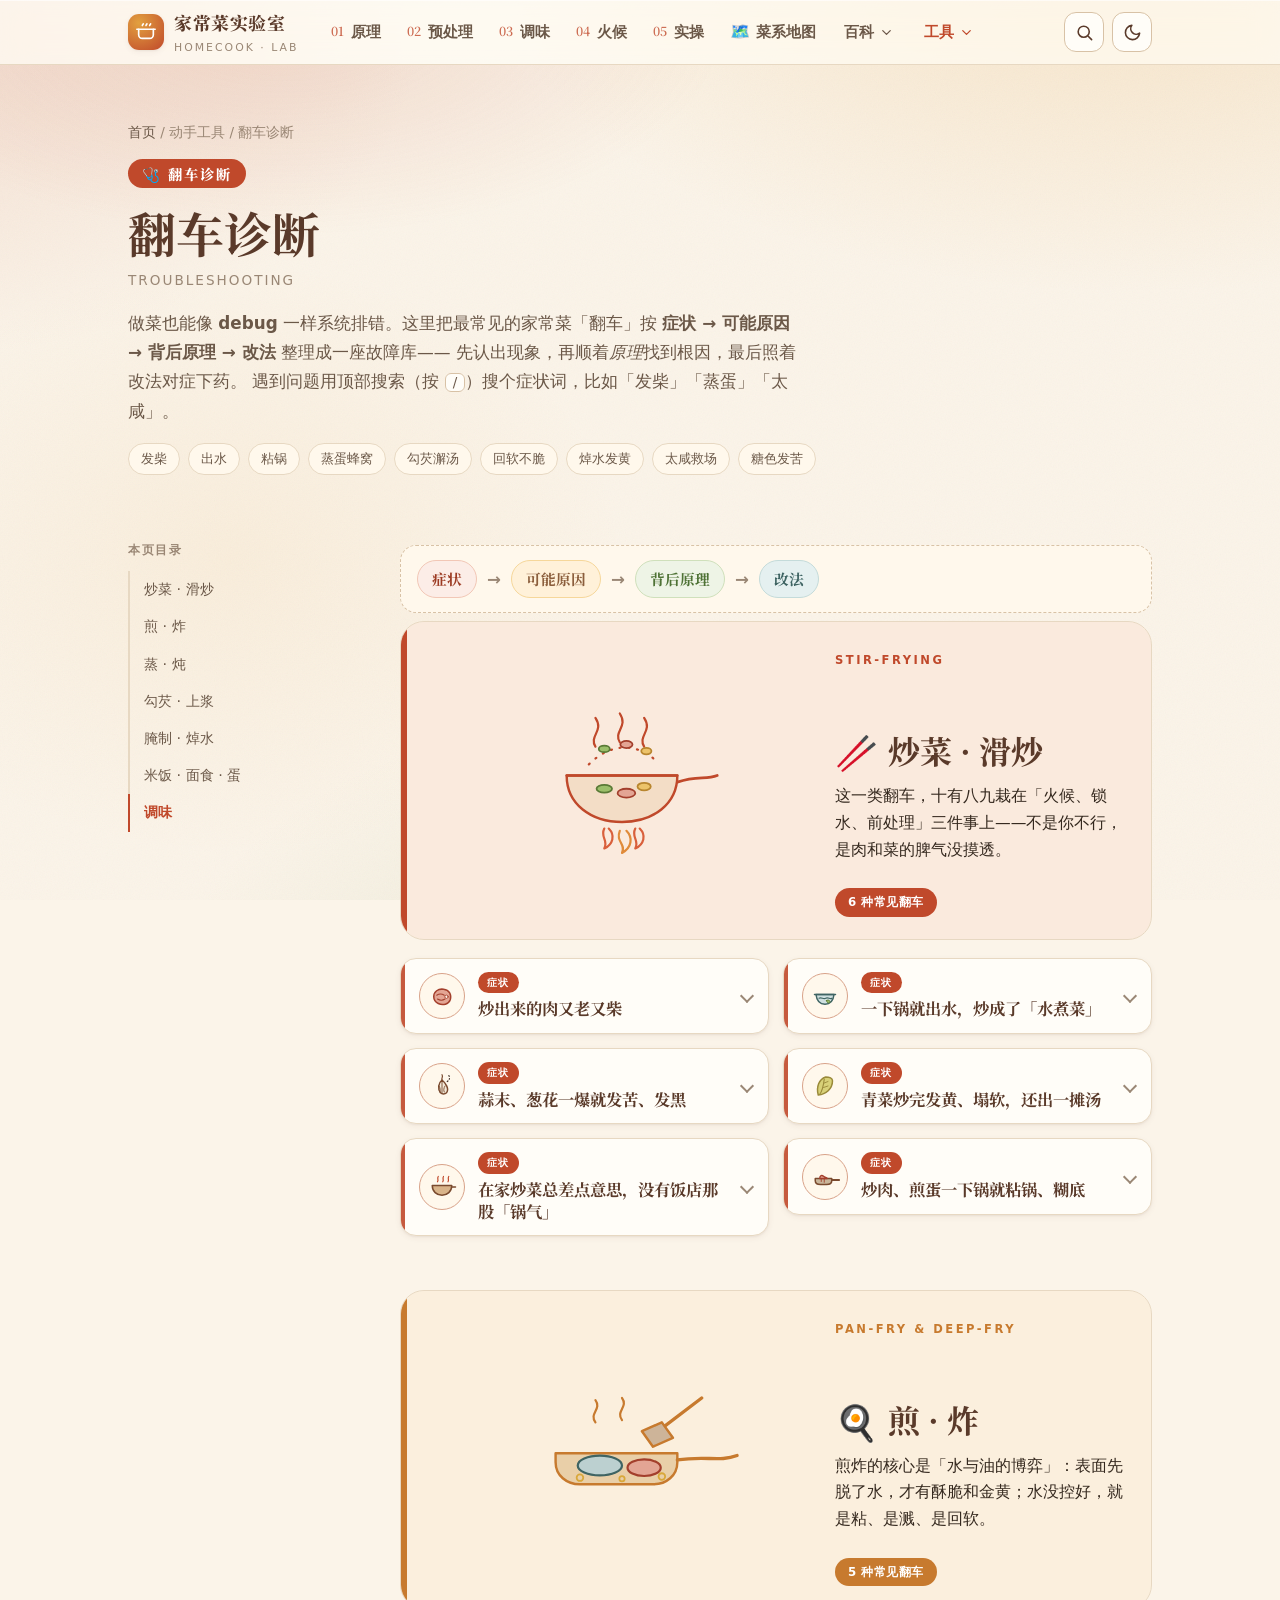
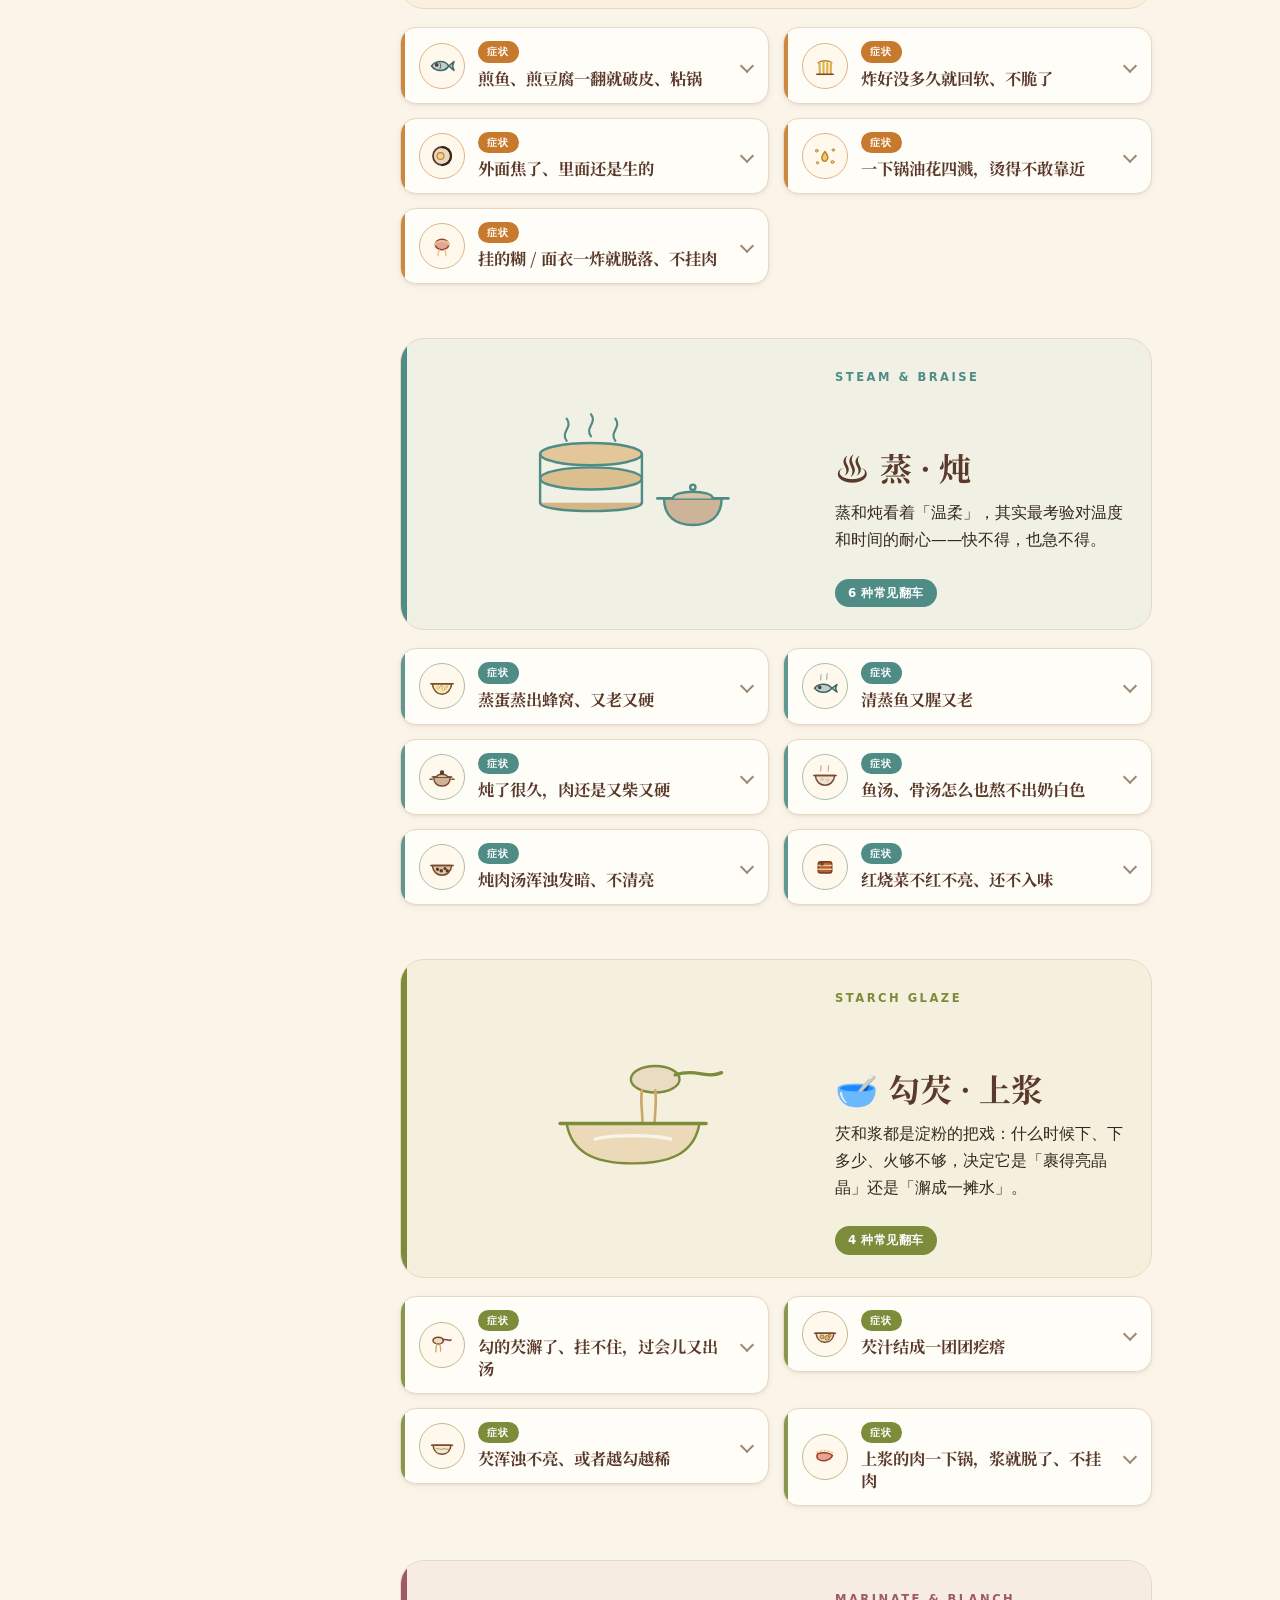
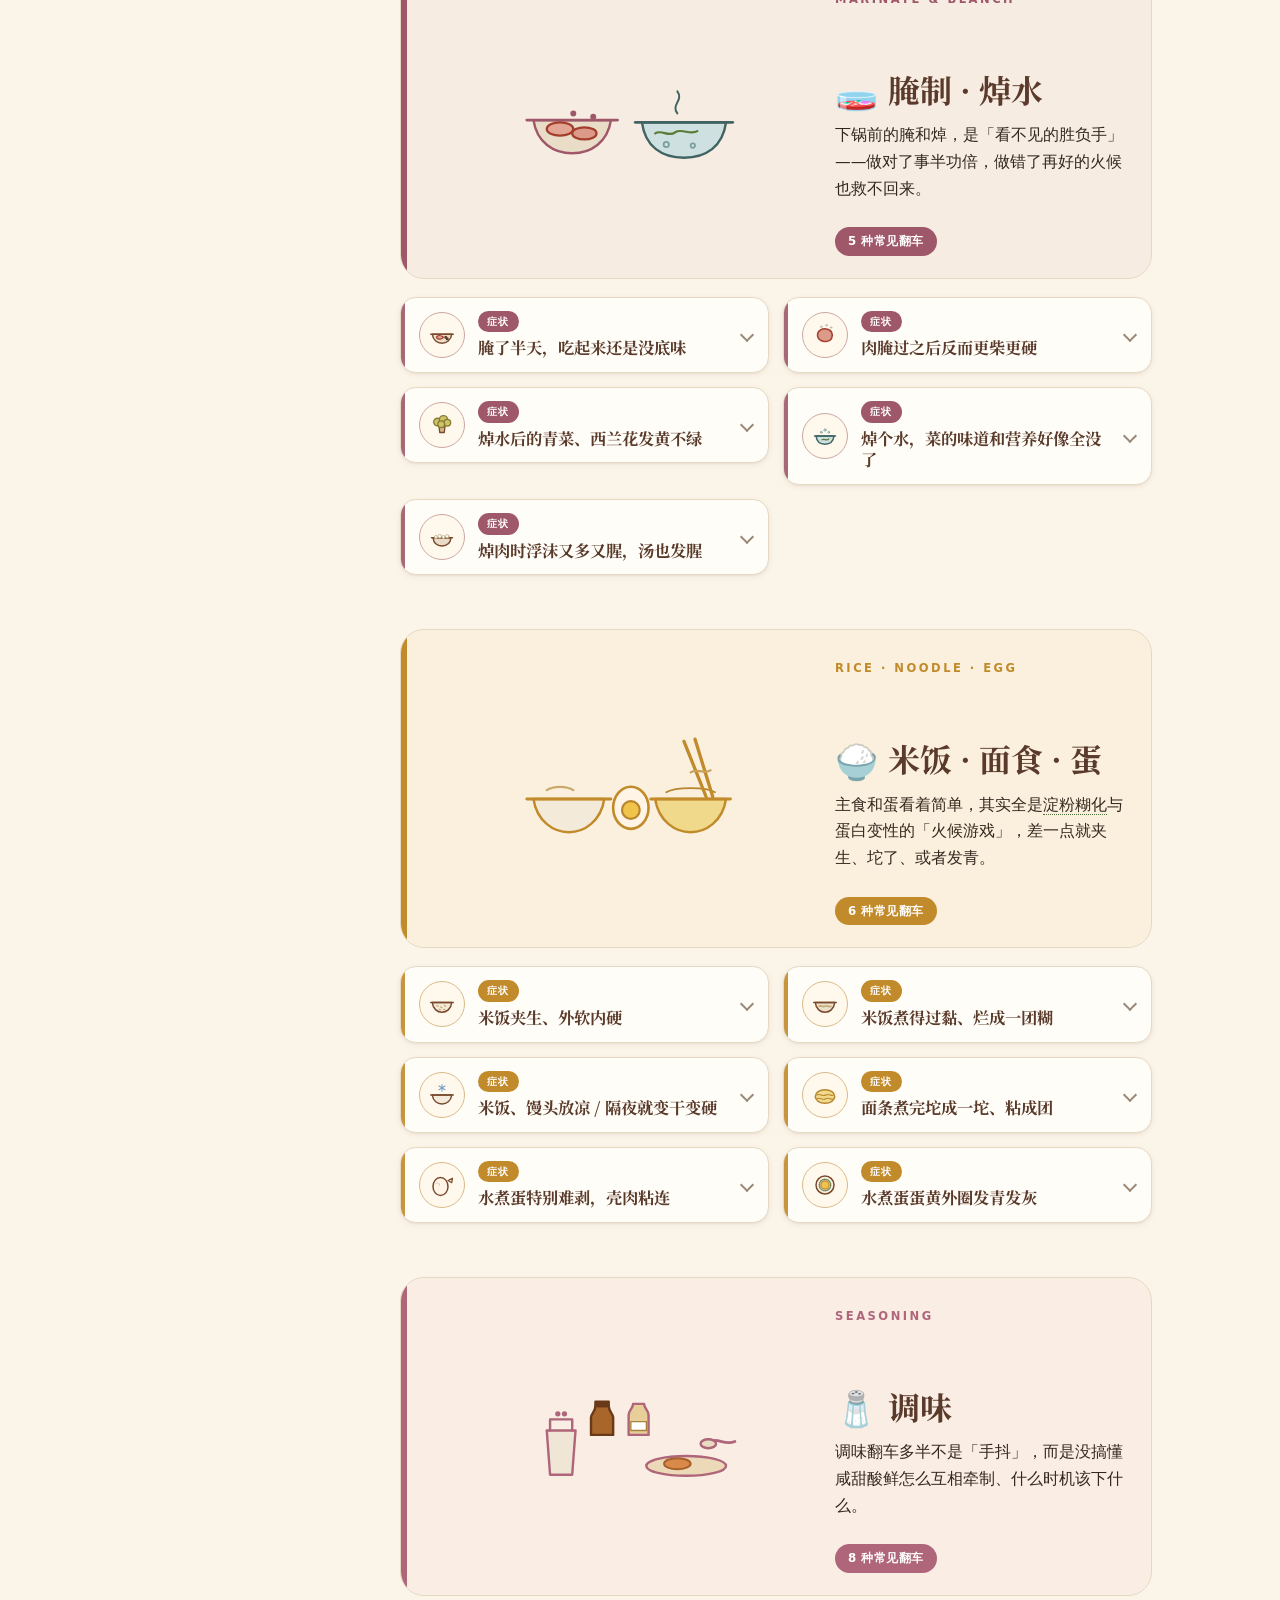
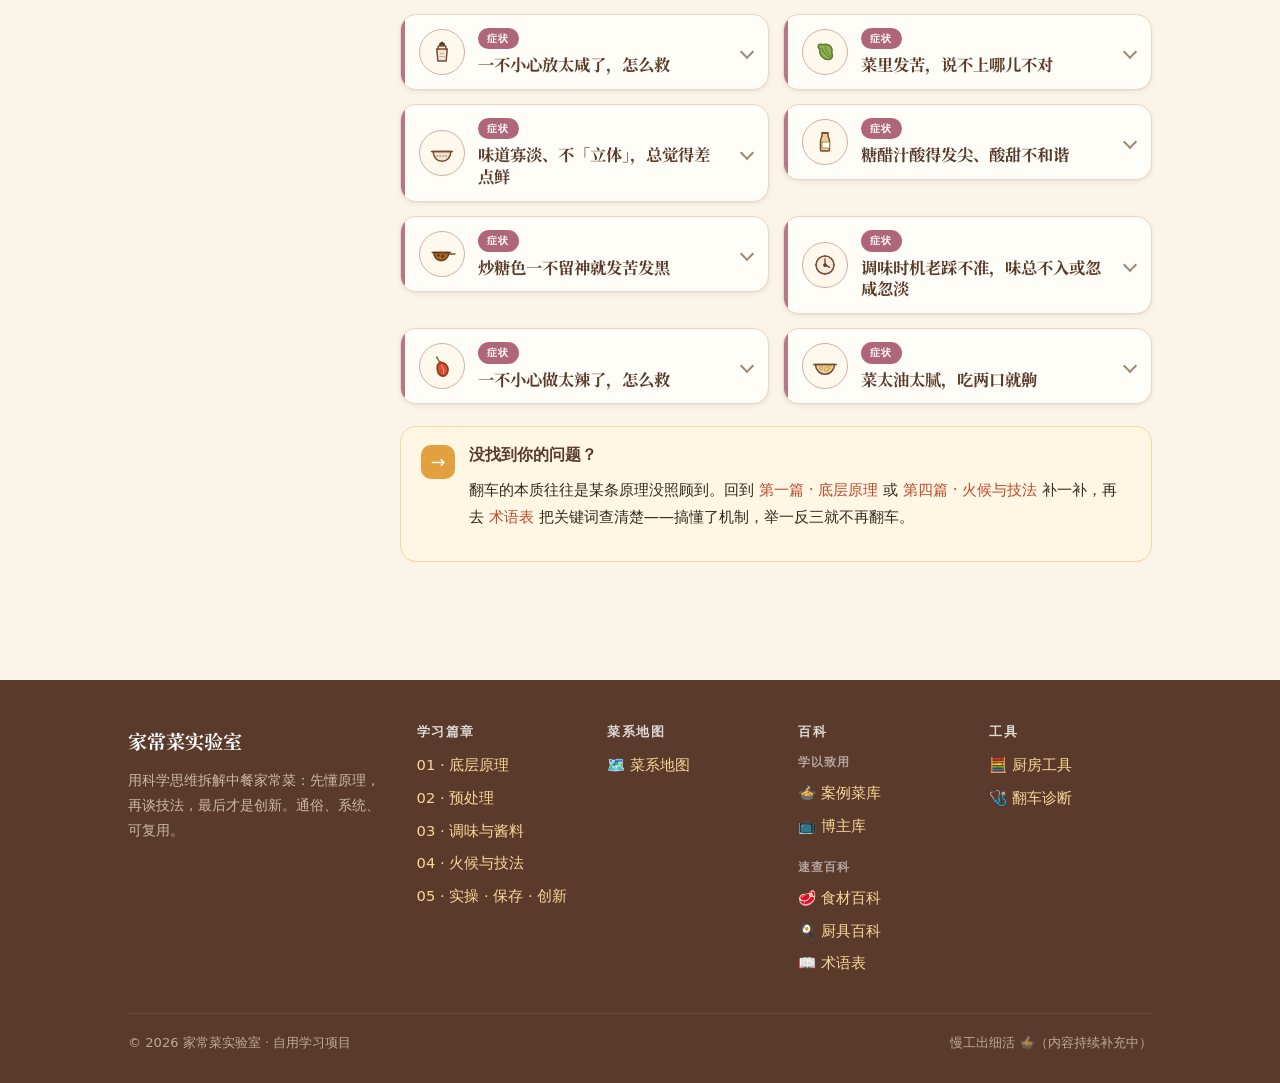
<file: troubleshoot.html>
<!DOCTYPE html>
<html lang="zh-CN">
<head>
  <meta charset="UTF-8" />
  <meta name="viewport" content="width=device-width, initial-scale=1.0, viewport-fit=cover" />
  <script>(function(){try{var t=localStorage.getItem('hcl-theme');if(t==='dark')document.documentElement.setAttribute('data-theme','dark');}catch(e){}})();</script>
  <title>翻车诊断 | 家常菜实验室</title>
  <meta name="description" content="像 debug 一样系统排错：把常见的家常菜失败按「症状 → 可能原因 → 背后原理 → 改法」整理成一座可检索的故障库，从发柴、出水、粘锅到蒸蛋蜂窝、勾芡澥汤、太咸救场，逐个对症下药。" />
  <link rel="preconnect" href="https://fonts.googleapis.com" />
  <link rel="preconnect" href="https://fonts.gstatic.com" crossorigin />
  <link href="https://fonts.googleapis.com/css2?family=Noto+Serif+SC:wght@500;700;900&display=swap" rel="stylesheet" />
  <link rel="stylesheet" href="assets/css/style.css" />
  <link rel="icon" href="data:image/svg+xml,%3Csvg xmlns='http://www.w3.org/2000/svg' viewBox='0 0 24 24'%3E%3Ctext y='20' font-size='20'%3E%F0%9F%8D%B2%3C/text%3E%3C/svg%3E" />
</head>
<body data-page="troubleshoot">

  <header class="page-head" style="--accent:#C0492B">
    <div class="container">
      <div class="crumbs"><a href="index.html">首页</a> / 动手工具 / 翻车诊断</div>
      <span class="num-chip">🩺 翻车诊断</span>
      <h1>翻车诊断</h1>
      <div class="en">Troubleshooting</div>
      <p class="intro">
        做菜也能像 <strong>debug</strong> 一样系统排错。这里把最常见的家常菜「翻车」按
        <strong>症状 → 可能原因 → 背后原理 → 改法</strong> 整理成一座故障库——
        先认出现象，再顺着<em>原理</em>找到根因，最后照着改法对症下药。
        遇到问题用顶部搜索（按 <kbd>/</kbd>）搜个症状词，比如「发柴」「蒸蛋」「太咸」。
      </p>
      <div class="tag-row">
        <span class="pill">发柴</span><span class="pill">出水</span><span class="pill">粘锅</span>
        <span class="pill">蒸蛋蜂窝</span><span class="pill">勾芡澥汤</span><span class="pill">回软不脆</span>
        <span class="pill">焯水发黄</span><span class="pill">太咸救场</span><span class="pill">糖色发苦</span>
      </div>
    </div>
  </header>

  <div class="container section-tight">
    <div class="doc-layout">
      <aside class="toc" data-toc></aside>
      <article class="prose">

        <div class="ts-legend reveal" aria-hidden="true">
          <span class="ts-pill sym">症状</span>
          <span class="ts-flow">→</span>
          <span class="ts-pill cause">可能原因</span>
          <span class="ts-flow">→</span>
          <span class="ts-pill why">背后原理</span>
          <span class="ts-flow">→</span>
          <span class="ts-pill fix">改法</span>
        </div>

        <div data-ts-host></div>

        <div class="note tip">
          <span class="badge">→</span>
          <div>
            <h4>没找到你的问题？</h4>
            <p>翻车的本质往往是某条原理没照顾到。回到 <a href="principles.html">第一篇 · 底层原理</a> 或 <a href="techniques.html">第四篇 · 火候与技法</a> 补一补，再去 <a href="glossary.html">术语表</a> 把关键词查清楚——搞懂了机制，举一反三就不再翻车。</p>
          </div>
        </div>

      </article>
    </div>
  </div>

  <script src="assets/js/data.js"></script>
  <script src="assets/js/troubleshoot-art.js"></script>
  <script src="assets/js/main.js"></script>
  <script>
  (function () {
    const TS = (window.HCL && window.HCL.troubleshoot) || [];
    const G = Object.fromEntries(((window.HCL && window.HCL.glossary) || []).map(g => [g.id, g]));
    const ART = window.HCL_TS_ART || { meta: {}, hero: {}, icon: {} };
    const host = document.querySelector('[data-ts-host]');
    if (!host) return;

    const esc = s => String(s).replace(/[&<>]/g, c => ({ '&': '&amp;', '<': '&lt;', '>': '&gt;' }[c]));
    const li = arr => (arr || []).map(x => `<li>${esc(x)}</li>`).join('');

    // hero：有 art（水彩大图）用 <img>，否则用内联线稿占位
    const heroArt = grp => {
      const m = ART.meta[grp.id] || {};
      return m.art
        ? `<img src="${m.art}" alt="${esc(grp.name)}手绘插画" loading="lazy" decoding="async" />`
        : (ART.hero[grp.id] || '');
    };
    const caseIcon = c => ART.icon[c.id] || '';

    const renderCase = (c, gid) => {
      const terms = (c.terms || []).filter(t => G[t]);
      const extra = terms.length ? `
        <div class="ts-extra">
          <span class="ts-extra-label">延伸阅读</span>
          <span class="ts-terms">${terms.map(t => `<a href="glossary.html#term-${t}">${esc(G[t].term)}</a>`).join('')}</span>
        </div>` : '';
      return `
      <details class="ts-case reveal" id="ts-${gid}-${c.id}">
        <summary class="ts-summary">
          <span class="ts-thumb">${caseIcon(c)}</span>
          <span class="ts-sum-main">
            <span class="ts-sym-tag">症状</span>
            <span class="ts-sym-title">${esc(c.sym)}</span>
          </span>
          <span class="ts-chevron" aria-hidden="true"></span>
        </summary>
        <div class="ts-body">
          <div class="ts-blocks">
            <section class="ts-block ts-cause">
              <h4 class="ts-label">可能原因</h4>
              <ul>${li(c.cause)}</ul>
            </section>
            <section class="ts-block ts-why">
              <h4 class="ts-label">背后原理</h4>
              <p>${esc(c.why)}</p>
            </section>
            <section class="ts-block ts-fix">
              <h4 class="ts-label">改法 · 预防</h4>
              <ul>${li(c.fix)}</ul>
            </section>
          </div>
          ${extra}
        </div>
      </details>`;
    };

    host.innerHTML = TS.map(grp => {
      const m = ART.meta[grp.id] || {};
      const n = (grp.cases || []).length;
      return `
      <section class="ts-group" style="--accent:${m.accent || 'var(--brick)'}">
        <header class="ts-hero">
          <div class="ts-hero-art" aria-hidden="true">${heroArt(grp)}</div>
          <div class="ts-hero-text">
            <span class="ts-hero-en">${esc(m.en || '')}</span>
            <h2 class="ts-hero-h" id="ts-${grp.id}" data-toc="${esc(grp.name)}"><span class="ts-hero-emoji">${grp.emoji || ''}</span>${esc(grp.name)}</h2>
            ${grp.lead ? `<p class="ts-hero-lead">${esc(grp.lead)}</p>` : ''}
            <span class="ts-hero-count">${n} 种常见翻车</span>
          </div>
        </header>
        <div class="ts-cases">
          ${(grp.cases || []).map(c => renderCase(c, grp.id)).join('')}
        </div>
      </section>`;
    }).join('');

    if (window.setupReveal) window.setupReveal();
  })();
  </script>
</body>
</html>
</file>
<file: assets/css/style.css>
@import url('https://fonts.googleapis.com/css2?family=Ma+Shan+Zheng&family=Zhi+Mang+Xing&display=swap');

/* =========================================================
   家常菜实验室 · HomeCook Lab
   温暖厨房风设计系统 (Warm Kitchen Design System)
   零依赖 · 纯静态
   ========================================================= */

/* ---------- 1. 设计令牌 Design Tokens ---------- */
:root {
  /* 暖色基底 —— 像奶油、米汤、烘焙纸 */
  --paper:        #FBF4E9;   /* 页面底色：暖米白 */
  --paper-2:      #F5EADA;   /* 次级底色 */
  --card:         #FFFDF8;   /* 卡片白（带暖调） */
  --card-soft:    #FFF8EC;   /* 便签纸黄 */

  /* 主色 —— 砖红 / 酱色 / 姜黄 / 葱绿 */
  --brick:        #C0492B;   /* 主色：辣椒砖红 */
  --brick-dark:   #9C3A22;
  --soy:          #5A3A2A;   /* 酱油深棕（标题/正文重色） */
  --wood:         #8B5E3C;   /* 木砧板棕 */
  --ginger:       #E2A03F;   /* 姜黄 / 蛋黄 */
  --ginger-soft:  #F6D79A;
  --scallion:     #6F9A4C;   /* 葱绿 */
  --scallion-dk:  #4E7235;

  /* 文本 */
  --ink:          #34281E;   /* 主文字：深可可 */
  --ink-soft:     #6B5848;   /* 次要文字 */
  --ink-faint:    #9A8775;   /* 辅助/说明 */

  /* 线条与阴影 */
  --line:         #E7D8C2;
  --line-strong:  #D8C2A6;
  --shadow-sm:    0 1px 2px rgba(90,58,42,.06), 0 2px 6px rgba(90,58,42,.06);
  --shadow-md:    0 6px 18px rgba(90,58,42,.10), 0 2px 6px rgba(90,58,42,.06);
  --shadow-lg:    0 18px 48px rgba(90,58,42,.16);

  /* 玻璃面（透明化点缀）—— 仅用于 hero/导航/浮层/chip；下面需垫"能量"(渐变/插画)才成立 */
  --glass-fill:   rgba(255,253,248,.66);
  --glass-fill-2: rgba(255,253,248,.42);
  --glass-border: rgba(255,255,255,.62);
  --glass-blur:   14px;
  --glass-shadow: 0 12px 36px -16px rgba(120,70,30,.42);

  /* 衬底质感：颗粒噪点强度 / 混合模式（深浅模式分别覆盖） */
  --grain-opacity: .05;
  --grain-blend:   multiply;

  /* 圆角 / 间距 */
  --r-sm: 10px;
  --r-md: 16px;
  --r-lg: 24px;
  --r-pill: 999px;

  --space: clamp(16px, 4vw, 28px);
  --maxw: 1080px;

  /* 字体 */
  --serif: "Noto Serif SC", "Songti SC", "STSong", "SimSun", Georgia, serif;
  --sans:  "PingFang SC", "Noto Sans SC", "Hiragino Sans GB",
           "Microsoft YaHei", system-ui, -apple-system, "Segoe UI", sans-serif;
  --hand:  "Ma Shan Zheng", "Zhi Mang Xing", "Noto Serif SC", cursive;
}

/* ---------- 2. 基础 Reset ---------- */
*, *::before, *::after { box-sizing: border-box; }

html { scroll-behavior: smooth; -webkit-text-size-adjust: 100%; }

body {
  margin: 0;
  font-family: var(--sans);
  color: var(--ink);
  line-height: 1.75;
  background-color: var(--paper);
  /* 会呼吸的纸面：多层暖色 mesh 渐变（去掉硬网格，改为柔光晕染） */
  background-image:
    radial-gradient(1100px 640px at 88% -10%, rgba(226,160,63,.22), transparent 60%),
    radial-gradient(940px 580px at -8% 4%, rgba(192,73,43,.13), transparent 56%),
    radial-gradient(820px 560px at 50% 116%, rgba(111,154,76,.12), transparent 60%),
    radial-gradient(640px 480px at 18% 62%, rgba(226,160,63,.08), transparent 62%);
  background-attachment: fixed;
  -webkit-font-smoothing: antialiased;
  text-rendering: optimizeLegibility;
}

/* 全局颗粒噪点：固定铺满，置于内容之下、底色之上，营造印刷/纸面质感 */
body::before {
  content: ""; position: fixed; inset: 0; z-index: -1; pointer-events: none;
  background-image: url("data:image/svg+xml,%3Csvg xmlns='http://www.w3.org/2000/svg' width='180' height='180'%3E%3Cfilter id='n'%3E%3CfeTurbulence type='fractalNoise' baseFrequency='0.82' numOctaves='2' stitchTiles='stitch'/%3E%3C/filter%3E%3Crect width='100%25' height='100%25' filter='url(%23n)'/%3E%3C/svg%3E");
  background-size: 180px 180px;
  opacity: var(--grain-opacity); mix-blend-mode: var(--grain-blend);
}

img, svg { max-width: 100%; height: auto; display: block; }

a { color: var(--brick); text-decoration: none; }
a:hover { color: var(--brick-dark); }

h1, h2, h3, h4 { font-family: var(--serif); color: var(--soy); line-height: 1.25; font-weight: 700; }

::selection { background: var(--ginger-soft); color: var(--soy); }

/* ---------- 3. 布局容器 ---------- */
.container { width: 100%; max-width: var(--maxw); margin: 0 auto; padding-inline: max(var(--space), env(safe-area-inset-left)) max(var(--space), env(safe-area-inset-right)); }
.container-wide { max-width: 1260px; }

.section { padding-block: clamp(48px, 8vw, 92px); }
.section-tight { padding-block: clamp(32px, 5vw, 56px); }

.center { text-align: center; }

/* 进度条（页面顶部阅读进度） */
#scroll-progress {
  position: fixed; top: 0; left: 0; height: 3px; width: 0%;
  background: linear-gradient(90deg, var(--ginger), var(--brick));
  z-index: 200; transition: width .12s ease-out;
}

/* ---------- 4. 顶部导航 Header ---------- */
.site-header {
  position: sticky; top: 0; z-index: 100;
  -webkit-backdrop-filter: saturate(1.3) blur(var(--glass-blur));
  backdrop-filter: saturate(1.3) blur(var(--glass-blur));
  background: var(--glass-fill);
  border-bottom: 1px solid var(--line);
  box-shadow: 0 1px 0 var(--glass-border) inset;
}
.nav {
  display: flex; align-items: center; justify-content: space-between;
  gap: 16px; height: 64px;
}
.brand { display: flex; align-items: center; gap: 10px; font-family: var(--serif); flex: none; }
.brand .mark {
  width: 36px; height: 36px; flex: none; border-radius: 11px;
  display: grid; place-items: center;
  background: radial-gradient(circle at 30% 25%, var(--ginger), var(--brick));
  color: #fff; box-shadow: var(--shadow-sm);
}
.brand .mark svg { width: 22px; height: 22px; }
.brand b { font-size: 1.12rem; color: var(--soy); font-weight: 800; letter-spacing: .5px; white-space: nowrap; }
.brand small { display: block; font-family: var(--sans); font-size: .68rem; color: var(--ink-faint); letter-spacing: 2px; white-space: nowrap; }

.nav-links { display: flex; align-items: center; gap: 4px; list-style: none; margin: 0; padding: 0; }
.nav-links a {
  display: inline-flex; align-items: center; gap: 7px; white-space: nowrap;
  padding: 8px 11px; border-radius: var(--r-pill);
  color: var(--ink-soft); font-size: .92rem; font-weight: 600;
  transition: background .18s, color .18s;
}
.nav-links a .n { font-family: var(--serif); font-size: .78rem; color: var(--brick); opacity: .8; }
.nav-links a .emoji { font-size: 1.02rem; line-height: 1; }
.nav-links a:hover { background: var(--paper-2); color: var(--soy); }
.nav-links a.active { background: var(--brick); color: #fff; }
.nav-links a.active .n { color: #ffe; opacity: .85; }
/* 提升到顶部的独立入口（菜系地图）：与篇章并列又略作区分 */
.nav-links a.nav-feature { gap: 6px; }

/* 中等宽度（仍平铺但空间紧）：压缩导航、隐去章节序号，避免溢出或换行 */
@media (min-width: 901px) and (max-width: 1100px) {
  .nav { gap: 10px; }
  .nav-links { gap: 2px; margin-left: 2px; }
  .nav-links a { padding: 8px 9px; }
  .nav-links a .n { display: none; }
  .nav-more-btn { padding: 8px 10px; }
}

.nav-toggle {
  display: none; border: 1px solid var(--line-strong); background: var(--card);
  width: 42px; height: 42px; border-radius: 12px; cursor: pointer;
  align-items: center; justify-content: center; color: var(--soy);
}
.nav-toggle svg { width: 22px; height: 22px; }

@media (max-width: 900px) {
  .nav-toggle { display: inline-flex; }
  .nav-links {
    position: absolute; top: 64px; left: 0; right: 0;
    flex-direction: column; align-items: stretch; gap: 2px;
    background: var(--paper); border-bottom: 1px solid var(--line);
    padding: 12px var(--space) 18px; box-shadow: var(--shadow-md);
    max-height: 0; overflow: hidden; padding-block: 0;
    transition: max-height .28s ease, padding-block .28s ease;
  }
  .nav-links.open {
    max-height: 78vh;
    /* 用动态视口高度，扣掉顶栏，避免被手机地址栏挤掉底部项 */
    max-height: min(78vh, calc(100dvh - 64px));
    padding-block: 12px 18px;
    /* 内容超高时可滚动，确保能划到最后一项（术语表） */
    overflow-y: auto;
    overscroll-behavior: contain;
    -webkit-overflow-scrolling: touch;
  }
  .nav-links a { padding: 12px 14px; }
}

/* ---------- 5. Hero ---------- */
.hero {
  position: relative; padding-block: clamp(54px, 9vw, 110px); overflow: hidden;
  /* 暖光只铺在上半区（题图一侧），到达底边前已完全淡出 → 与下一区块平滑衔接 */
  background-image:
    radial-gradient(680px 480px at 86% 4%, color-mix(in srgb, var(--ginger) 22%, transparent), transparent 60%),
    radial-gradient(460px 380px at 60% 26%, color-mix(in srgb, var(--brick) 9%, transparent), transparent 64%);
}
.hero > .container { position: relative; z-index: 1; }
.hero .eyebrow {
  display: inline-flex; align-items: center; gap: 8px;
  font-size: .8rem; font-weight: 700; letter-spacing: 1px;
  color: var(--brick); background: var(--glass-fill);
  -webkit-backdrop-filter: blur(var(--glass-blur)); backdrop-filter: blur(var(--glass-blur));
  border: 1px solid var(--glass-border); padding: 6px 14px; border-radius: var(--r-pill);
  box-shadow: var(--shadow-sm);
}
.hero h1 {
  font-size: clamp(2.1rem, 6vw, 3.7rem); margin: 18px 0 0;
  letter-spacing: 1px;
}
.hero h1 .hl {
  background: linear-gradient(180deg, transparent 62%, var(--ginger-soft) 62%);
  padding: 0 .1em;
}
.hero .lead {
  font-size: clamp(1.02rem, 2.4vw, 1.22rem); color: var(--ink-soft);
  max-width: 640px; margin: 20px 0 0;
}
.hero-actions { display: flex; flex-wrap: wrap; gap: 12px; margin-top: 30px; }
.hero-inner { display: grid; grid-template-columns: 1.05fr .95fr; gap: clamp(24px, 4vw, 56px); align-items: center; }
.hero-art { position: relative; }
.hero-art img {
  width: 100%; height: auto; display: block; border-radius: var(--r-lg);
  border: 1px solid var(--line); background: #FBF7EF;
  box-shadow: 0 18px 44px -22px rgba(120,70,30,.5);
  rotate: 1.3deg; transition: rotate .3s ease, transform .3s ease;
}
.hero-art img:hover { rotate: 0deg; transform: translateY(-3px); }
@media (max-width: 860px) {
  .hero-inner { grid-template-columns: 1fr; }
  .hero-art { order: -1; max-width: 460px; }
  .hero-art img { rotate: 0deg; }
}

/* 按钮 */
.btn {
  display: inline-flex; align-items: center; gap: 9px;
  padding: 12px 22px; border-radius: var(--r-pill);
  font-weight: 700; font-size: .96rem; cursor: pointer;
  border: 1px solid transparent; transition: transform .15s, box-shadow .15s, background .15s;
}
.btn svg { width: 18px; height: 18px; }
.btn-primary { background: var(--brick); color: #fff; box-shadow: var(--shadow-md); }
.btn-primary:hover { background: var(--brick-dark); color: #fff; transform: translateY(-2px); box-shadow: var(--shadow-lg); }
.btn-ghost { background: var(--card); color: var(--soy); border-color: var(--line-strong); }
.btn-ghost:hover { background: var(--card-soft); transform: translateY(-2px); }

/* ---------- 6. 通用文字组件 ---------- */
.kicker {
  font-size: .82rem; font-weight: 800; letter-spacing: 2px; text-transform: uppercase;
  color: var(--brick);
}
.section-title { font-size: clamp(1.6rem, 4vw, 2.4rem); margin: 8px 0 0; }
.section-sub { color: var(--ink-soft); max-width: 660px; margin: 14px 0 0; font-size: 1.02rem; }

.lead-divider {
  width: 64px; height: 4px; border-radius: 4px; margin: 18px 0 0;
  background: linear-gradient(90deg, var(--brick), var(--ginger));
}
.center .lead-divider, .center .section-sub { margin-inline: auto; }

/* ---------- 7. 卡片网格 ---------- */
.grid { display: grid; gap: 22px; }
.grid-2 { grid-template-columns: repeat(2, 1fr); }
.grid-3 { grid-template-columns: repeat(3, 1fr); }
.grid-auto { grid-template-columns: repeat(auto-fit, minmax(250px, 1fr)); }
/* 平板档：三列卡片降为两列，双列卡片保持两列 */
@media (max-width: 1000px) { .grid-3 { grid-template-columns: repeat(2, 1fr); } }
/* 手机档：全部单列 */
@media (max-width: 640px) { .grid-2, .grid-3 { grid-template-columns: 1fr; } }

.card {
  background: var(--card); border: 1px solid var(--line);
  border-radius: var(--r-md); padding: 24px;
  box-shadow: var(--shadow-sm); transition: transform .18s, box-shadow .18s, border-color .18s;
}
.card:hover { transform: translateY(-4px); box-shadow: var(--shadow-md); border-color: var(--line-strong); }

/* 章节大卡（首页全景图入口） */
.chapter-card { position: relative; display: flex; flex-direction: column; min-height: 220px; overflow: hidden; }
.chapter-card .num {
  font-family: var(--serif); font-size: 3.2rem; font-weight: 800; line-height: 1;
  color: var(--ginger); opacity: .35; position: absolute; top: 14px; right: 18px;
}
.chapter-card .ic {
  width: 50px; height: 50px; border-radius: 14px; display: grid; place-items: center;
  background: var(--card-soft); border: 1px solid var(--line); color: var(--brick);
  margin-bottom: 14px;
}
.chapter-card .ic svg { width: 26px; height: 26px; }
.chapter-card h3 { font-size: 1.32rem; margin: 0; }
.chapter-card .en { font-family: var(--sans); font-size: .76rem; letter-spacing: 1.5px; color: var(--ink-faint); text-transform: uppercase; margin-top: 2px; }
.chapter-card p { color: var(--ink-soft); font-size: .95rem; margin: 12px 0 0; }
.chapter-card ul { margin: 14px 0 0; padding-left: 0; list-style: none; display: flex; flex-wrap: wrap; gap: 6px; }
.chapter-card ul li {
  font-size: .78rem; color: var(--ink-soft); background: var(--paper-2);
  padding: 3px 10px; border-radius: var(--r-pill); border: 1px solid var(--line);
}
.chapter-card .go { margin-top: auto; padding-top: 16px; font-weight: 700; color: var(--brick); display: inline-flex; align-items: center; gap: 6px; white-space: nowrap; }
.chapter-card .go svg { width: 18px; height: 18px; flex: none; transition: transform .18s; }
.chapter-card:hover .go svg { transform: translateX(4px); }

/* 顶部彩条（用变量上色） */
.chapter-card::before {
  content: ""; position: absolute; left: 0; top: 0; bottom: 0; width: 5px;
  background: var(--accent, var(--brick));
}

/* ---------- 8. 知识点组件：原理框 / 提示 / 翻车 ---------- */
.note {
  border-radius: var(--r-md); padding: 18px 20px; margin: 22px 0;
  border: 1px solid var(--line); background: var(--card-soft);
  display: flex; gap: 14px; align-items: flex-start;
}
.note .badge { flex: none; width: 34px; height: 34px; border-radius: 10px; display: grid; place-items: center; font-size: 1.1rem; }
.note h4 { margin: 0 0 4px; font-size: 1rem; font-family: var(--sans); }
.note p { margin: 0; font-size: .95rem; color: var(--ink-soft); }
.note p + p { margin-top: 8px; }

.note.science { background: #F1F6EC; border-color: #D7E6C6; }
.note.science .badge { background: var(--scallion); color: #fff; }
.note.tip { background: #FFF6E3; border-color: var(--ginger-soft); }
.note.tip .badge { background: var(--ginger); color: #fff; }
.note.warn { background: #FCEDE7; border-color: #F2C7B6; }
.note.warn .badge { background: var(--brick); color: #fff; }

/* 原理 = 公式/机制 高亮小标 */
.mech {
  display: inline-block; font-family: var(--serif); font-weight: 700;
  background: #fff; border: 1px dashed var(--line-strong);
  padding: 2px 10px; border-radius: 8px; color: var(--soy);
}

/* ---------- 9. 内页排版 prose ---------- */
.prose { font-size: 1.04rem; min-width: 0; }
/* 正文示意图随容器缩放，避免在窄屏（竖屏手机）撑破布局产生横向滚动 */
.prose figure svg { width: 100%; height: auto; max-width: 100%; }
.prose h2 { font-size: clamp(1.5rem, 3.6vw, 2rem); margin: 56px 0 6px; scroll-margin-top: 80px; }
.prose h2 .idx { color: var(--brick); font-size: .8em; margin-right: .35em; }
.prose h3 { font-size: 1.25rem; margin: 34px 0 4px; color: var(--wood); scroll-margin-top: 80px; }
.prose p { margin: 12px 0; color: var(--ink); }
.prose ul, .prose ol { margin: 12px 0; padding-left: 1.3em; }
.prose li { margin: 7px 0; }
.prose li::marker { color: var(--brick); }
.prose strong { color: var(--soy); }
.prose figure { margin: 26px 0; }
.prose figcaption {
  text-align: center; font-size: .9rem; color: var(--ink-faint); margin-top: 10px;
  font-family: var(--hand); letter-spacing: .5px;
}

/* ---- 手绘风示意图：抖动滤镜 + 手写字 + 圆头线条 ---- */
figure svg { filter: url(#rough); overflow: visible; }
figure svg text { font-family: var(--hand); letter-spacing: 1px; }
figure svg line, figure svg path, figure svg rect,
figure svg circle, figure svg ellipse,
figure svg polygon, figure svg polyline {
  stroke-linecap: round; stroke-linejoin: round;
}
@media (prefers-reduced-motion: reduce) { figure svg { filter: none; } }
.prose hr { border: none; border-top: 1px dashed var(--line-strong); margin: 44px 0; }

/* ---- 首页知识树思维导图 ---- */
.mindmap-wrap { margin: 40px auto 4px; max-width: 880px; text-align: center; }
.mindmap-wrap svg { width: 100%; height: auto; }
.mindmap-wrap figcaption {
  margin-top: 12px; font-family: var(--hand); letter-spacing: .5px;
  font-size: .92rem; color: var(--ink-faint);
}
.mindmap-wrap a { cursor: pointer; }
.mindmap-wrap .mm-node { transition: transform .2s ease, filter .2s ease; transform-box: fill-box; transform-origin: center; }
.mindmap-wrap a:hover .mm-node { filter: drop-shadow(0 4px 10px rgba(120,80,40,.22)); transform: translateY(-3px); }

/* ---- 章节页：参考视频组件 ---- */
.video-block { margin: 48px 0 8px; padding: 24px; border: 1px dashed var(--line-strong);
  border-radius: var(--r-md); background: var(--card-soft); }
.video-head { display: flex; gap: 14px; align-items: flex-start; margin-bottom: 18px; }
.video-head .video-ic {
  flex: none; width: 40px; height: 40px; border-radius: 12px; display: grid; place-items: center;
  background: var(--brick); color: #fff;
}
.video-head .video-ic svg { width: 20px; height: 20px; }
.video-head h2 { margin: 0 0 2px; font-size: 1.28rem; color: var(--soy); border: none; padding: 0; }
.video-head p { margin: 0; font-size: .92rem; color: var(--ink-soft); }
.video-grid { display: grid; grid-template-columns: repeat(auto-fill, minmax(220px, 1fr)); gap: 14px; }
.video-card {
  background: var(--paper); border: 1px solid var(--line); border-radius: var(--r-sm);
  padding: 14px 15px; display: flex; flex-direction: column; gap: 8px;
}
.video-card .vc-q { font-weight: 700; color: var(--ink); font-size: .98rem; }
.video-card .vc-note { margin: 0; font-size: .86rem; color: var(--ink-faint); line-height: 1.55; flex: 1; }
.vc-links { display: flex; gap: 8px; }
.vc-btn {
  flex: 1; display: inline-flex; align-items: center; justify-content: center; gap: 6px;
  padding: 7px 8px; border-radius: var(--r-pill); font-size: .85rem; font-weight: 600;
  border: 1px solid var(--line-strong); color: var(--ink-soft); transition: all .16s;
}
.vc-btn svg { width: 16px; height: 16px; }
.vc-btn.bili:hover { background: #FB7299; border-color: #FB7299; color: #fff; }
.vc-btn.yt:hover { background: #FF0000; border-color: #FF0000; color: #fff; }

blockquote {
  margin: 22px 0; padding: 14px 20px; border-left: 4px solid var(--ginger);
  background: var(--card-soft); border-radius: 0 var(--r-sm) var(--r-sm) 0;
  color: var(--ink-soft); font-style: italic;
}

/* 表格 */
.table-wrap { overflow-x: auto; margin: 22px 0; border-radius: var(--r-md); border: 1px solid var(--line); }
table { width: 100%; border-collapse: collapse; background: var(--card); font-size: .94rem; min-width: 460px; }
th, td { padding: 11px 14px; text-align: left; border-bottom: 1px solid var(--line); }
thead th { background: var(--paper-2); color: var(--soy); font-family: var(--serif); position: sticky; top: 0; }
tbody tr:last-child td { border-bottom: none; }
tbody tr:hover { background: var(--card-soft); }

/* ---------- 10. 内页布局：侧栏目录 + 正文 ---------- */
.doc-layout { display: grid; grid-template-columns: 232px 1fr; gap: 40px; align-items: start; }
.toc { position: sticky; top: 84px; font-size: .9rem; }
.toc .toc-title { font-size: .78rem; letter-spacing: 1.5px; text-transform: uppercase; color: var(--ink-faint); margin-bottom: 10px; font-weight: 700; }
.toc ul { list-style: none; margin: 0; padding: 0; border-left: 2px solid var(--line); }
.toc a { display: block; padding: 6px 0 6px 14px; color: var(--ink-soft); margin-left: -2px; border-left: 2px solid transparent; }
.toc a:hover { color: var(--soy); }
.toc a.active { color: var(--brick); border-left-color: var(--brick); font-weight: 700; }
/* 平板档：保留侧栏目录，目录略收窄、间距略缩，给正文更多空间 */
@media (max-width: 940px) { .doc-layout { grid-template-columns: 200px 1fr; gap: 28px; } }
/* 手机档：目录隐藏，正文单列 */
@media (max-width: 720px) { .doc-layout { grid-template-columns: 1fr; } .toc { display: none; } }

/* 面包屑 + 章节头 */
.page-head { padding-block: clamp(34px, 6vw, 56px) 8px; position: relative; isolation: isolate; }
/* 随页面主色的柔光 spotlight，给所有内页头部加氛围 */
.page-head::before {
  content: ""; position: absolute; inset: -1px 0 auto 0; height: 360px; z-index: -1; pointer-events: none;
  background: radial-gradient(620px 300px at 22% -12%, color-mix(in srgb, var(--accent, var(--brick)) 15%, transparent), transparent 72%);
}
.crumbs { font-size: .85rem; color: var(--ink-faint); margin-bottom: 14px; }
.crumbs a { color: var(--ink-soft); }
.page-head .num-chip {
  display: inline-block; font-family: var(--serif); font-weight: 800; color: #fff;
  background: var(--accent, var(--brick)); padding: 2px 14px; border-radius: var(--r-pill);
  font-size: .9rem; letter-spacing: 2px;
}
.page-head h1 { font-size: clamp(2rem, 5vw, 3rem); margin: 14px 0 0; }
.page-head .en { color: var(--ink-faint); letter-spacing: 2px; text-transform: uppercase; font-size: .85rem; margin-top: 6px; }
.page-head .intro { color: var(--ink-soft); max-width: 680px; margin-top: 16px; font-size: 1.05rem; }
.page-head .container.has-art { position: relative; }
.head-art {
  position: absolute; top: 50%; right: 4px; transform: translateY(-50%);
  width: min(34%, 300px); pointer-events: none;
}
.head-art img {
  width: 100%; height: auto; display: block; border-radius: var(--r-md);
  background: #FBF7EF; border: 1px solid var(--line);
  box-shadow: 0 14px 32px -20px rgba(120,70,30,.5); rotate: 1.6deg;
}
@media (max-width: 1000px) { .head-art { display: none; } }

/* ---------- 11. 路线图（首页 roadmap） ---------- */
.roadmap { position: relative; display: grid; gap: 0; }
.road-step {
  display: grid; grid-template-columns: 56px 1fr; gap: 18px; padding: 8px 0 26px;
  position: relative;
}
.road-step::before {
  content: ""; position: absolute; left: 27px; top: 46px; bottom: -6px; width: 2px;
  background: repeating-linear-gradient(var(--line-strong) 0 6px, transparent 6px 12px);
}
.road-step:last-child::before { display: none; }
.road-step .dot {
  width: 56px; height: 56px; border-radius: 50%; display: grid; place-items: center;
  font-family: var(--serif); font-weight: 800; font-size: 1.2rem; color: #fff;
  background: var(--accent, var(--brick)); box-shadow: var(--shadow-sm); z-index: 1;
}
.road-step .body h3 { margin: 6px 0 4px; font-size: 1.18rem; }
.road-step .body p { margin: 0; color: var(--ink-soft); font-size: .96rem; }
.road-step .body .tags { margin-top: 8px; display: flex; flex-wrap: wrap; gap: 6px; }
.road-step .body .tags span { font-size: .76rem; background: var(--card-soft); border: 1px solid var(--line); padding: 2px 10px; border-radius: var(--r-pill); color: var(--ink-soft); }

/* ---------- 12. 首页：理念三卡 + 工具箱卡片墙 ---------- */
/* 「和普通菜谱不一样」三卡 */
.why-grid { display: grid; grid-template-columns: repeat(3, 1fr); gap: 22px; margin-top: 36px; }
.why-card {
  position: relative; background: var(--card); border: 1px solid var(--line);
  border-radius: var(--r-md); padding: 26px 24px 24px; box-shadow: var(--shadow-sm);
  overflow: hidden; transition: transform .18s, box-shadow .18s, border-color .18s;
}
.why-card::before { content: ""; position: absolute; left: 0; top: 0; right: 0; height: 4px; background: var(--fc, var(--brick)); }
.why-card:hover { transform: translateY(-4px); box-shadow: var(--shadow-md); border-color: var(--line-strong); }
.why-ic {
  display: inline-grid; place-items: center; width: 54px; height: 54px; font-size: 1.7rem;
  border-radius: 16px; background: var(--card-soft); border: 1px solid var(--line);
  rotate: -4deg; transition: rotate .2s ease;
}
.why-card:hover .why-ic { rotate: 3deg; }
.why-card h3 { margin: 16px 0 0; font-size: 1.22rem; color: var(--soy); }
.why-card p { margin: 8px 0 0; font-size: .95rem; color: var(--ink-soft); line-height: 1.7; }

/* 工具箱亮点卡片墙：百科 / 工具 两大类 */
.toolbox-wall { display: flex; flex-direction: column; gap: 52px; }
.toolbox-menu { display: flex; flex-direction: column; gap: 24px; }
.toolbox-menu + .toolbox-menu { padding-top: 8px; border-top: 1px solid var(--line); }
.tm-head h3 {
  margin: 0; font-family: var(--serif); font-size: 1.7rem; color: var(--soy);
  display: flex; align-items: baseline; gap: 12px; flex-wrap: wrap;
}
.tm-head .tm-en {
  font-family: var(--sans); font-size: .72rem; font-weight: 700; letter-spacing: 2px;
  text-transform: uppercase; color: var(--ink-faint, var(--ink-soft)); opacity: .8;
}
.tm-head p { margin: 8px 0 0; font-size: .95rem; color: var(--ink-soft); }
.toolbox-group .tg-head { margin-bottom: 16px; }
.toolbox-group .tg-head h3 {
  margin: 0; font-family: var(--serif); font-size: 1.35rem; color: var(--soy);
  display: flex; align-items: baseline; gap: 10px; flex-wrap: wrap;
}
.toolbox-group .tg-en {
  font-family: var(--sans); font-size: .68rem; font-weight: 700; letter-spacing: 1.5px;
  text-transform: uppercase; color: var(--brick); opacity: .8;
}
.toolbox-group .tg-head p { margin: 6px 0 0; font-size: .92rem; color: var(--ink-soft); }
.feature-wall { display: grid; grid-template-columns: repeat(3, 1fr); gap: 20px; }
.feature-card {
  position: relative; display: flex; flex-direction: column;
  background: var(--card); border: 1px solid var(--line); border-radius: var(--r-md);
  padding: 24px; box-shadow: var(--shadow-sm); overflow: hidden;
  transition: transform .18s, box-shadow .18s, border-color .18s;
}
.feature-card::before { content: ""; position: absolute; left: 0; top: 0; bottom: 0; width: 5px; background: var(--fc, var(--brick)); }
.feature-card:hover { transform: translateY(-5px); box-shadow: var(--shadow-lg); border-color: var(--fc, var(--line-strong)); }
.fc-ic {
  font-size: 2rem; line-height: 1; display: inline-block;
  rotate: -5deg; transition: rotate .2s ease, transform .2s ease;
}
.feature-card:hover .fc-ic { rotate: 4deg; transform: scale(1.08); }
.feature-card h3 { margin: 14px 0 0; font-size: 1.18rem; color: var(--soy); }
.feature-card p { margin: 8px 0 16px; font-size: .92rem; color: var(--ink-soft); line-height: 1.7; flex: 1; }
.fc-go { font-weight: 700; color: var(--fc, var(--brick)); font-size: .92rem; display: inline-flex; align-items: center; gap: 6px; }
.fc-go i { font-style: normal; transition: transform .18s; }
.feature-card:hover .fc-go i { transform: translateX(5px); }

/* 首页菜系地图独立展示 */
.home-cuisine {
  display: grid; grid-template-columns: minmax(0, 1fr) minmax(0, 1.15fr);
  gap: 36px; align-items: center;
}
.home-cuisine-copy p {
  margin: 14px 0 0; font-size: .98rem; color: var(--ink-soft); line-height: 1.75; max-width: 38ch;
}
.home-cuisine-copy .btn { margin-top: 22px; }
.home-cuisine-map {
  display: block; border-radius: var(--r-md); overflow: hidden;
  border: 1px solid var(--line); background: var(--card);
  box-shadow: var(--shadow-md); transition: transform .18s, box-shadow .18s, border-color .18s;
}
.home-cuisine-map:hover { transform: translateY(-4px); box-shadow: var(--shadow-lg); border-color: var(--line-strong); }
.home-cuisine-map img { width: 100%; height: auto; display: block; }
@media (max-width: 820px) {
  .home-cuisine { grid-template-columns: 1fr; }
  .home-cuisine-copy p { max-width: none; }
}

@media (max-width: 1000px) { .why-grid, .feature-wall { grid-template-columns: repeat(2, 1fr); } }
@media (max-width: 640px) { .why-grid, .feature-wall { grid-template-columns: 1fr; } }

/* 视频占位 */
.video-ph {
  border: 1.5px dashed var(--line-strong); border-radius: var(--r-md);
  padding: 22px; background: var(--card-soft); display: flex; gap: 14px; align-items: center;
  color: var(--ink-soft); font-size: .92rem;
}
.video-ph .play { width: 44px; height: 44px; flex: none; border-radius: 50%; background: var(--brick); color: #fff; display: grid; place-items: center; }
.video-ph .play svg { width: 18px; height: 18px; }

/* 建设中条 */
.wip {
  display: inline-flex; align-items: center; gap: 8px; font-size: .82rem; font-weight: 700;
  color: var(--wood); background: var(--ginger-soft); border: 1px solid var(--ginger);
  padding: 5px 14px; border-radius: var(--r-pill);
}

/* ---------- 13. 页脚 ---------- */
.site-footer {
  margin-top: 40px; background: var(--soy); color: #EAD9C6;
  padding-block: 44px max(28px, env(safe-area-inset-bottom));
}
.site-footer a { color: var(--ginger-soft); }
.site-footer .foot-grid { display: grid; grid-template-columns: 1.6fr repeat(4, 1fr); gap: 28px; }
@media (max-width: 1000px) { .site-footer .foot-grid { grid-template-columns: 1fr 1fr 1fr; } }
@media (max-width: 760px) { .site-footer .foot-grid { grid-template-columns: 1fr 1fr; } }
@media (max-width: 460px) { .site-footer .foot-grid { grid-template-columns: 1fr; } }
.site-footer h4 { color: #fff; font-family: var(--sans); font-size: .82rem; letter-spacing: 1.5px; text-transform: uppercase; margin: 0 0 12px; opacity: .8; }
.site-footer .foot-sub + .foot-sub { margin-top: 18px; }
.site-footer .foot-sub h5 { margin: 0 0 8px; font-family: var(--sans); font-size: .72rem; font-weight: 700; letter-spacing: 1px; color: rgba(255,255,255,.55); text-transform: uppercase; }
.site-footer ul { list-style: none; margin: 0; padding: 0; }
.site-footer li { margin: 7px 0; font-size: .92rem; }
.site-footer .foot-brand b { font-family: var(--serif); font-size: 1.2rem; color: #fff; }
.site-footer .foot-brand p { font-size: .9rem; opacity: .8; max-width: 320px; margin: 10px 0 0; }
.foot-bottom { border-top: 1px solid rgba(255,255,255,.12); margin-top: 30px; padding-top: 18px; font-size: .82rem; opacity: .7; display: flex; flex-wrap: wrap; justify-content: space-between; gap: 10px; }

/* ---------- 14. 章节内导航（上一篇/下一篇） ---------- */
.pager { display: grid; grid-template-columns: 1fr 1fr; gap: 16px; margin-top: 56px; }
.pager a { display: block; padding: 18px 20px; border: 1px solid var(--line); border-radius: var(--r-md); background: var(--card); box-shadow: var(--shadow-sm); transition: transform .15s, box-shadow .15s; }
.pager a:hover { transform: translateY(-3px); box-shadow: var(--shadow-md); }
.pager .dir { font-size: .78rem; color: var(--ink-faint); letter-spacing: 1px; }
.pager b { display: block; color: var(--soy); font-family: var(--serif); margin-top: 4px; }
.pager .next { text-align: right; }
@media (max-width: 600px) { .pager { grid-template-columns: 1fr; } }

/* ---------- 15. 进入动画 ---------- */
@media (prefers-reduced-motion: no-preference) {
  .reveal { opacity: 0; transform: translateY(18px); transition: opacity .6s ease, transform .6s ease; }
  .reveal.in { opacity: 1; transform: none; }
}

/* 工具类 */
.mt-0{margin-top:0}.mt-1{margin-top:10px}.mt-2{margin-top:20px}.mt-3{margin-top:32px}
.muted{color:var(--ink-faint)}
.tag-row{display:flex;flex-wrap:wrap;gap:8px;margin-top:14px}
.pill{font-size:.8rem;padding:4px 12px;border-radius:var(--r-pill);background:var(--card-soft);border:1px solid var(--line);color:var(--ink-soft)}

/* =========================================================
   16. 导航增强：工具箱下拉 + 右侧图标按钮
   ========================================================= */
.nav { justify-content: flex-start; }
.nav-links { margin-left: 6px; }
.nav-actions { display: flex; align-items: center; gap: 8px; margin-left: auto; }

.icon-btn {
  width: 40px; height: 40px; flex: none; border-radius: 12px; cursor: pointer;
  border: 1px solid var(--line-strong); background: var(--card); color: var(--soy);
  display: grid; place-items: center; transition: background .15s, transform .15s, color .15s;
}
.icon-btn:hover { background: var(--card-soft); transform: translateY(-1px); }
.icon-btn svg { width: 19px; height: 19px; }

.nav-more { position: relative; }
.nav-more-btn {
  display: inline-flex; align-items: center; gap: 5px; white-space: nowrap; flex: none;
  padding: 8px 13px; border-radius: var(--r-pill);
  color: var(--ink-soft); font-family: inherit; font-size: .92rem; font-weight: 600;
  background: none; border: none; cursor: pointer; transition: background .18s, color .18s;
}
.nav-more-btn:hover { background: var(--paper-2); color: var(--soy); }
.nav-more-btn svg { width: 15px; height: 15px; transition: transform .2s; }
.nav-more.open .nav-more-btn svg { transform: rotate(180deg); }
.nav-more.active > .nav-more-btn { color: var(--brick); }

.nav-dropdown {
  position: absolute; top: calc(100% + 10px); left: 0; min-width: 184px; list-style: none;
  margin: 0; padding: 8px; background: var(--card); border: 1px solid var(--line);
  border-radius: var(--r-md); box-shadow: var(--shadow-lg); z-index: 120;
  display: flex; flex-direction: column; gap: 2px;
  opacity: 0; visibility: hidden; transform: translateY(-6px);
  transition: opacity .16s ease, transform .16s ease, visibility .16s;
}
/* 分组「超级菜单」：靠右展开避免溢出，分组横向并排 */
.nav-dropdown.mega {
  left: auto; right: 0; padding: 14px;
  flex-direction: row; align-items: flex-start; gap: 8px;
  max-width: min(680px, calc(100vw - 32px));
}
.nav-more.open .nav-dropdown { opacity: 1; visibility: visible; transform: none; }
.nav-grp { min-width: 176px; padding: 0 6px; }
.nav-grp + .nav-grp { border-left: 1px solid var(--line); }
.nav-grp-h {
  margin: 2px 12px 8px; font-family: var(--sans); font-size: .72rem; font-weight: 700;
  letter-spacing: .6px; color: var(--soy); display: flex; align-items: baseline; gap: 6px;
}
.nav-grp-h span { font-size: .62rem; font-weight: 600; letter-spacing: 1px; color: var(--ink-faint, var(--ink-soft)); opacity: .7; text-transform: uppercase; }
.nav-grp-list { list-style: none; margin: 0; padding: 0; display: flex; flex-direction: column; gap: 2px; }
.nav-dropdown a {
  display: flex; align-items: center; gap: 9px; padding: 9px 12px; border-radius: 10px;
  color: var(--ink-soft); font-size: .92rem; font-weight: 600;
}
.nav-dropdown a .emoji { font-size: 1.05rem; }
.nav-dropdown a:hover { background: var(--paper-2); color: var(--soy); }
.nav-dropdown a.active { background: var(--brick); color: #fff; }

@media (max-width: 900px) {
  .nav-more-btn { display: none; }
  .nav-more { border-top: 1px solid var(--line); margin-top: 8px; padding-top: 8px; }
  .nav-dropdown {
    position: static; opacity: 1; visibility: visible; transform: none;
    box-shadow: none; border: none; background: transparent; padding: 0; min-width: 0;
  }
  .nav-dropdown.mega { flex-direction: column; right: auto; max-width: none; gap: 4px; padding: 0; }
  .nav-grp { min-width: 0; padding: 0; }
  .nav-grp + .nav-grp { border-left: none; border-top: 1px solid var(--line); margin-top: 6px; padding-top: 6px; }
  .nav-grp-h { margin: 8px 14px 4px; }
  .nav-dropdown a { padding: 12px 14px; }
}

/* =========================================================
   17. 深色模式
   ========================================================= */
[data-theme="dark"] {
  --paper:        #1F1812;
  --paper-2:      #281F18;
  --card:         #2A211A;
  --card-soft:    #31271F;
  --brick:        #E27A53;
  --brick-dark:   #CB6440;
  --soy:          #F1E2CE;   /* 在深色下作为“浅色标题/文字” */
  --wood:         #D2A877;
  --ginger:       #E8B45A;
  --ginger-soft:  #5A4A2B;
  --scallion:     #8FB668;
  --scallion-dk:  #A7C77F;
  --ink:          #EFE4D5;
  --ink-soft:     #C8B7A3;
  --ink-faint:    #9C8B77;
  --line:         #3A2F26;
  --line-strong:  #4B3D31;
  --shadow-sm:    0 1px 2px rgba(0,0,0,.3), 0 2px 6px rgba(0,0,0,.25);
  --shadow-md:    0 8px 22px rgba(0,0,0,.42);
  --shadow-lg:    0 20px 52px rgba(0,0,0,.55);

  --glass-fill:   rgba(42,33,26,.62);
  --glass-fill-2: rgba(42,33,26,.4);
  --glass-border: rgba(255,240,220,.1);
  --glass-blur:   14px;
  --glass-shadow: 0 16px 42px -18px rgba(0,0,0,.72);

  --grain-opacity: .14;
  --grain-blend:   overlay;
}
[data-theme="dark"] body {
  background-image:
    radial-gradient(1100px 640px at 88% -10%, rgba(226,160,63,.12), transparent 60%),
    radial-gradient(940px 580px at -8% 4%, rgba(192,73,43,.12), transparent 56%),
    radial-gradient(820px 560px at 50% 116%, rgba(111,154,76,.10), transparent 60%),
    radial-gradient(640px 480px at 18% 62%, rgba(226,160,63,.06), transparent 62%);
}
[data-theme="dark"] .site-footer { background: #150F0A; color: #D7C4AE; }
[data-theme="dark"] .hero .eyebrow { background: var(--card); }
[data-theme="dark"] .mech { background: var(--card-soft); }
[data-theme="dark"] .note.science { background: #233022; border-color: #3a4a30; }
[data-theme="dark"] .note.tip     { background: #352a16; border-color: #5a4a2b; }
[data-theme="dark"] .note.warn    { background: #3a2620; border-color: #5d3a2c; }
[data-theme="dark"] thead th { background: var(--paper-2); }
/* 手绘示意图在深色下保持“浅色纸张”观感，加一道暖框区隔 */
[data-theme="dark"] .prose figure svg,
[data-theme="dark"] figure svg { border-radius: 14px; box-shadow: 0 0 0 1px var(--line) inset; }

/* =========================================================
   18. 站内搜索浮层
   ========================================================= */
.search-overlay {
  position: fixed; inset: 0; z-index: 300; display: none;
  background: rgba(40,28,18,.5); backdrop-filter: blur(4px);
  padding: clamp(50px, 12vh, 130px) 16px 16px;
}
.search-overlay.open { display: block; }
.search-box {
  max-width: 640px; margin: 0 auto; background: var(--glass-fill);
  -webkit-backdrop-filter: saturate(1.3) blur(calc(var(--glass-blur) + 6px));
  backdrop-filter: saturate(1.3) blur(calc(var(--glass-blur) + 6px));
  border: 1px solid var(--glass-border); border-radius: var(--r-lg);
  box-shadow: var(--shadow-lg); overflow: hidden; animation: popin .18s ease;
}
@keyframes popin { from { opacity: 0; transform: translateY(-10px) scale(.98); } to { opacity: 1; transform: none; } }
.search-input { display: flex; align-items: center; gap: 12px; padding: 16px 18px; border-bottom: 1px solid var(--line); }
.search-input svg { width: 20px; height: 20px; color: var(--ink-faint); flex: none; }
.search-input input {
  flex: 1; border: none; background: none; outline: none; font-size: 1.06rem;
  color: var(--ink); font-family: var(--sans);
}
.search-input kbd {
  font-size: .72rem; color: var(--ink-faint); border: 1px solid var(--line-strong);
  border-radius: 6px; padding: 2px 7px; background: var(--paper-2);
}
.search-results { max-height: min(56vh, 460px); overflow-y: auto; padding: 8px; }
.search-item { display: flex; align-items: flex-start; gap: 12px; padding: 11px 12px; border-radius: var(--r-sm); }
.search-item:hover, .search-item.active { background: var(--card-soft); }
.search-item.active { box-shadow: inset 0 0 0 1px var(--line-strong); }
.search-item .st {
  flex: none; font-size: .72rem; font-weight: 700; color: var(--brick);
  background: var(--paper-2); border: 1px solid var(--line); border-radius: var(--r-pill);
  padding: 2px 9px; margin-top: 2px;
}
.search-item .smain { display: flex; flex-direction: column; min-width: 0; }
.search-item .smain b { color: var(--soy); font-family: var(--serif); font-weight: 700; }
.search-item .smain small { color: var(--ink-faint); font-size: .85rem; overflow: hidden; text-overflow: ellipsis; white-space: nowrap; }
.search-empty { padding: 30px 16px; text-align: center; color: var(--ink-faint); }
.search-foot { display: flex; justify-content: space-between; padding: 10px 18px; border-top: 1px solid var(--line); font-size: .76rem; color: var(--ink-faint); }
@media (max-width: 560px) { .search-foot span:first-child { display: none; } }

/* =========================================================
   19. 正文术语高亮 + 悬浮解释
   ========================================================= */
.hcl-term {
  color: inherit; text-decoration: none;
  border-bottom: 1.5px dotted var(--scallion-dk); cursor: pointer;
  transition: background .15s, border-color .15s;
}
.hcl-term:hover { color: inherit; background: #F1F6EC; border-bottom-color: var(--scallion); }
[data-theme="dark"] .hcl-term:hover { background: #243022; }

.hcl-tip {
  position: fixed; z-index: 320; max-width: 320px; pointer-events: auto; cursor: default;
  background: var(--glass-fill); color: var(--ink); border: 1px solid var(--glass-border);
  -webkit-backdrop-filter: saturate(1.3) blur(var(--glass-blur)); backdrop-filter: saturate(1.3) blur(var(--glass-blur));
  border-radius: var(--r-md); box-shadow: var(--shadow-lg); padding: 14px 16px;
  opacity: 0; visibility: hidden; transform: translateY(4px); transition: opacity .15s, transform .15s, visibility .15s;
}
.hcl-tip:hover { border-color: var(--brick); }
.hcl-tip.show { opacity: 1; visibility: visible; transform: none; }
.hcl-tip b { display: flex; align-items: center; gap: 8px; font-family: var(--serif); color: var(--soy); font-size: 1.02rem; }
.hcl-tip .cat { font-family: var(--sans); font-size: .68rem; font-weight: 700; color: var(--scallion-dk); background: #EEF4E6; border-radius: var(--r-pill); padding: 1px 8px; }
[data-theme="dark"] .hcl-tip .cat { background: #243022; }
.hcl-tip p { margin: 8px 0 0; font-size: .9rem; color: var(--ink-soft); line-height: 1.6; }
.hcl-tip .tip-links { display: flex; flex-wrap: wrap; gap: 6px 14px; margin-top: 10px; }
.hcl-tip .more { font-size: .8rem; color: var(--brick); font-weight: 700; text-decoration: none; }
.hcl-tip .more:hover { text-decoration: underline; }
.hcl-tip .more-chapter { color: var(--scallion-dk); }

/* ---------- 深链落点：滚到的小节标题留出余量并短暂高亮 ---------- */
h2[id], h3[id], [id^="topic-"], [id^="term-"] { scroll-margin-top: 24px; }

.hcl-target {
  border-radius: var(--r-sm);
  animation: hclTargetFlash 2.6s ease-out;
}
@keyframes hclTargetFlash {
  0%, 12% {
    background: rgba(226, 160, 63, .22);
    box-shadow: 0 0 0 8px rgba(226, 160, 63, .12), -10px 0 0 0 var(--ginger);
  }
  100% {
    background: transparent;
    box-shadow: 0 0 0 8px transparent, -10px 0 0 0 transparent;
  }
}
@media (prefers-reduced-motion: reduce) {
  .hcl-target { animation: none; }
}

/* =========================================================
   20. “已掌握”标记
   ========================================================= */
.learn-row { margin-top: 20px; }
.learn-btn {
  display: inline-flex; align-items: center; gap: 8px; cursor: pointer;
  font-family: var(--sans); font-size: .9rem; font-weight: 700;
  padding: 9px 18px; border-radius: var(--r-pill);
  background: var(--card); color: var(--ink-soft); border: 1.5px solid var(--line-strong);
  transition: all .15s;
}
.learn-btn:hover { transform: translateY(-1px); box-shadow: var(--shadow-sm); }
.learn-btn svg { width: 16px; height: 16px; }
.learn-btn.done { background: var(--scallion); color: #fff; border-color: var(--scallion); }
.learned-badge {
  position: absolute; top: 16px; left: 16px; z-index: 2;
  display: inline-flex; align-items: center; gap: 5px;
  font-size: .72rem; font-weight: 700; color: #fff; background: var(--scallion);
  padding: 3px 10px; border-radius: var(--r-pill); box-shadow: var(--shadow-sm);
}
.learned-badge svg { width: 13px; height: 13px; }

/* =========================================================
   21. 工具箱页面组件（菜库 / 食材 / 工具 / 思维导图）
   ========================================================= */
/* 筛选条 */
.filter-bar { display: flex; flex-wrap: wrap; gap: 8px; margin: 22px 0 6px; }
.chip {
  font-size: .86rem; font-weight: 600; cursor: pointer; user-select: none;
  padding: 7px 15px; border-radius: var(--r-pill);
  background: var(--card); color: var(--ink-soft); border: 1px solid var(--line-strong);
  transition: all .15s;
}
.chip:hover { background: var(--card-soft); }
.chip.active { background: var(--brick); color: #fff; border-color: var(--brick); }

/* 通用：标签链接（指向篇章） */
.xref { display: flex; flex-wrap: wrap; gap: 6px; }
.xref a, .xref span {
  font-size: .76rem; padding: 3px 10px; border-radius: var(--r-pill);
  background: var(--card-soft); border: 1px solid var(--line); color: var(--ink-soft);
}
.xref a:hover { background: var(--ginger-soft); color: var(--soy); }

/* 菜库卡片 */
.dish-grid { display: grid; gap: 20px; grid-template-columns: repeat(auto-fill, minmax(290px, 1fr)); margin-top: 18px; }
.dish-card { display: flex; flex-direction: column; }
.dish-card .dh { display: flex; align-items: center; gap: 12px; }
.dish-card .demoji { font-size: 2rem; line-height: 1; }
.dish-card h3 { margin: 0; font-size: 1.2rem; }
.dish-card .lvl { font-size: .72rem; font-weight: 700; padding: 2px 9px; border-radius: var(--r-pill); margin-left: auto; }
.lvl.易 { background: #EEF4E6; color: var(--scallion-dk); }
.lvl.中 { background: #FFF1D9; color: var(--wood); }
.lvl.难 { background: #FCE7DF; color: var(--brick); }
[data-theme="dark"] .lvl.易 { background: #243022; } [data-theme="dark"] .lvl.中 { background: #352a16; } [data-theme="dark"] .lvl.难 { background: #3a2620; }
.dish-card .dsum { color: var(--ink-soft); font-size: .92rem; margin: 12px 0 14px; }
.dish-meta { display: grid; gap: 8px; margin-bottom: 14px; }
.dish-meta .row { display: grid; grid-template-columns: 56px 1fr; gap: 8px; align-items: start; }
.dish-meta .k { font-size: .76rem; color: var(--ink-faint); font-weight: 700; padding-top: 4px; }
.dish-card details { margin-top: auto; border-top: 1px dashed var(--line-strong); padding-top: 12px; }
.dish-card summary { cursor: pointer; font-weight: 700; color: var(--brick); font-size: .9rem; list-style: none; }
.dish-card summary::-webkit-details-marker { display: none; }
.dish-card summary::before { content: "▸ "; }
.dish-card details[open] summary::before { content: "▾ "; }
.dish-card ol { margin: 10px 0 0; padding-left: 1.3em; font-size: .9rem; color: var(--ink); }
.dish-card ol li { margin: 6px 0; }
.dish-card ol li::marker { color: var(--brick); }

/* 食材卡片 */
.ing-grid { display: grid; gap: 18px; grid-template-columns: repeat(auto-fill, minmax(250px, 1fr)); margin-top: 18px; }
.ing-card .ih { display: flex; align-items: center; gap: 10px; }
.ing-card .iemoji { font-size: 1.7rem; }
.ing-card h3 { margin: 0; font-size: 1.12rem; }
.ing-card .itype { font-size: .72rem; color: var(--ink-faint); margin-left: auto; background: var(--paper-2); border: 1px solid var(--line); padding: 2px 9px; border-radius: var(--r-pill); }
.ing-card .props { display: flex; flex-wrap: wrap; gap: 6px; margin: 12px 0; }
.ing-card .props span { font-size: .76rem; padding: 3px 10px; border-radius: 8px; background: var(--card-soft); border: 1px dashed var(--line-strong); color: var(--soy); font-family: var(--serif); }
.ing-card .inote { font-size: .9rem; color: var(--ink-soft); margin: 0 0 12px; }
.ing-card .best { font-size: .8rem; color: var(--scallion-dk); font-weight: 700; }

/* =========================================================
   食材百科（系统版）：分类导航 / 部位地图 / 部位条目
   ========================================================= */
/* 分类快捷导航（吸顶在站点头下方） */
.cat-nav {
  position: sticky; top: 64px; z-index: 60;
  /* 用偏暖的半透明纸色，避免在暖色页头上方出现一条偏白的色带 */
  background: color-mix(in srgb, var(--paper) 80%, transparent);
  -webkit-backdrop-filter: saturate(1.2) blur(12px);
  backdrop-filter: saturate(1.2) blur(12px);
  border-bottom: 1px solid var(--line);
}
/* 滚动吸顶后再强化阴影/底色，平时与页头自然相连 */
.cat-nav.is-stuck {
  background: color-mix(in srgb, var(--paper) 88%, transparent);
  box-shadow: 0 10px 24px -20px rgba(90,50,20,.55);
}
.cat-nav-inner {
  max-width: 1180px; margin: 0 auto; padding: 10px var(--space);
  display: flex; gap: 8px; overflow-x: auto; scrollbar-width: thin;
}
.cat-nav-inner::-webkit-scrollbar { height: 5px; }
.cat-nav-inner::-webkit-scrollbar-thumb { background: var(--line-strong); border-radius: 999px; }
.cat-chip {
  flex: none; display: inline-flex; align-items: center; gap: 6px;
  font-size: .88rem; font-weight: 700; color: var(--ink-soft);
  padding: 7px 14px; border-radius: var(--r-pill);
  background: var(--card); border: 1px solid var(--line-strong);
  transition: all .15s; white-space: nowrap;
}
.cat-chip span { font-size: 1.05rem; }
.cat-chip:hover { background: var(--card-soft); color: var(--soy); transform: translateY(-1px); }
.cat-chip.active { background: var(--brick); color: #fff; border-color: var(--brick); }

/* 大类区块 */
.food-cat { scroll-margin-top: 124px; padding-top: 8px; }
.food-cat + .food-cat { border-top: 1px dashed var(--line-strong); margin-top: 40px; padding-top: 34px; }
.food-cat-head {
  margin: 18px 0 6px;
  display: flex; align-items: center; gap: clamp(18px, 3vw, 40px);
}
.fc-text { flex: 1 1 auto; min-width: 0; }
.food-cat-head h2 {
  display: flex; align-items: baseline; gap: 12px; flex-wrap: wrap;
  font-size: clamp(1.5rem, 3.4vw, 2rem); margin: 0; border: none; padding: 0;
}
.fc-emoji { font-size: 1.5rem; }
.fc-en { font-family: var(--sans); font-size: .8rem; letter-spacing: 1.5px; text-transform: uppercase; color: var(--ink-faint); font-style: normal; font-weight: 600; }
.fc-lead { color: var(--ink-soft); font-size: 1rem; max-width: 760px; margin: 10px 0 0; line-height: 1.7; }

/* 大类头部手绘插画：宽屏靠右、随分类奇偶轻微交错旋转 */
.cat-art { flex: 0 0 auto; width: clamp(180px, 26%, 280px); margin: 0; }
.cat-art img {
  width: 100%; height: auto; display: block;
  aspect-ratio: 3 / 2; object-fit: cover;
  border-radius: var(--r-md);
  background: #FBF7EF; border: 1px solid var(--line);
  box-shadow: 0 14px 32px -20px rgba(120,70,30,.5);
  rotate: 1.6deg; transition: transform .2s ease, rotate .2s ease;
}
.food-cat:nth-of-type(even) .cat-art img { rotate: -1.6deg; }
.cat-art:hover img { rotate: 0deg; transform: translateY(-3px); }
@media (max-width: 640px) {
  .food-cat-head { flex-direction: column; align-items: stretch; gap: 14px; }
  .cat-art { width: 100%; }
  .cat-art img { aspect-ratio: 16 / 9; rotate: 0deg; }
  .food-cat:nth-of-type(even) .cat-art img { rotate: 0deg; }
}

/* 小组 */
.food-group { scroll-margin-top: 124px; margin-top: 30px; }
.fg-head h3 {
  display: flex; align-items: center; gap: 9px; font-size: 1.3rem;
  color: var(--wood); margin: 0; position: relative; padding-left: 14px;
}
.fg-head h3::before { content: ""; position: absolute; left: 0; top: 6px; bottom: 6px; width: 5px; border-radius: 999px; background: linear-gradient(180deg, var(--ginger), var(--brick)); }
.fg-emoji { font-size: 1.15rem; }
.fg-lead { color: var(--ink-soft); font-size: .92rem; margin: 8px 0 0; max-width: 720px; line-height: 1.65; }

/* 部位地图（肉类）：从前到后的色块条 */
.cut-map {
  margin: 16px 0 4px; padding: 16px 18px;
  background: var(--card-soft); border: 1px dashed var(--line-strong); border-radius: var(--r-md);
}
.cut-map-axis { display: flex; justify-content: space-between; font-size: .74rem; color: var(--ink-faint); margin-bottom: 7px; letter-spacing: .5px; }
.cut-map-track { display: flex; gap: 6px; }
.cut-seg {
  flex: 1 1 0; text-align: center; min-width: 0;
  font-size: .82rem; font-weight: 700; font-family: var(--serif);
  padding: 9px 6px; border-radius: var(--r-sm); border: 1px solid transparent;
  white-space: nowrap; overflow: hidden; text-overflow: ellipsis;
}
.cut-seg.tender { background: #E9F2DC; color: var(--scallion-dk); border-color: #CADBB0; }
.cut-seg.mid    { background: #FCEFD3; color: var(--wood);        border-color: #ECD49C; }
.cut-seg.stew   { background: #F3E0D6; color: var(--brick-dark);  border-color: #E0BBA6; }
[data-theme="dark"] .cut-seg.tender { background: #26331f; color: #b8d99a; border-color: #3a4d2c; }
[data-theme="dark"] .cut-seg.mid    { background: #3a2e16; color: #e8b45a; border-color: #5a4a2b; }
[data-theme="dark"] .cut-seg.stew   { background: #3a261d; color: #e69b80; border-color: #5a3a2a; }
.cut-map-legend { display: flex; flex-wrap: wrap; gap: 8px 18px; margin-top: 11px; font-size: .76rem; color: var(--ink-soft); }
.cut-map-legend span { display: inline-flex; align-items: center; gap: 6px; }
.cut-map-legend i { width: 13px; height: 13px; border-radius: 4px; display: inline-block; }
.cut-map-legend i.k-tender { background: #CADBB0; }
.cut-map-legend i.k-mid { background: #ECD49C; }
.cut-map-legend i.k-stew { background: #E0BBA6; }

/* 条目（部位 / 食材） */
.food-items { display: grid; gap: 12px; margin-top: 16px; }
.food-item {
  display: grid; grid-template-columns: minmax(240px, 340px) minmax(0, 1fr); gap: 8px 24px;
  background: var(--card); border: 1px solid var(--line); border-radius: var(--r-md);
  padding: 16px 20px; box-shadow: var(--shadow-sm);
  transition: transform .15s, box-shadow .15s, border-color .15s;
}
.food-item:hover { transform: translateY(-2px); box-shadow: var(--shadow-md); border-color: var(--line-strong); }
.fi-main { display: flex; gap: 14px; align-items: flex-start; }
.fi-head { min-width: 0; flex: 1; }
.fi-thumb { flex: 0 0 auto; width: clamp(72px, 18vw, 92px); margin: 0; }
.fi-thumb img {
  width: 100%; aspect-ratio: 1 / 1; height: auto; object-fit: cover; display: block;
  border-radius: var(--r-md); background: #FBF7EF; border: 1px solid var(--line);
  box-shadow: 0 8px 20px -14px rgba(120,70,30,.5);
}
.fi-name { margin: 0 0 8px; font-size: 1.06rem; color: var(--soy); }
.fi-tags { display: flex; flex-wrap: wrap; gap: 5px; }
.fi-tag {
  font-size: .73rem; font-family: var(--serif); color: var(--soy);
  background: var(--card-soft); border: 1px dashed var(--line-strong);
  padding: 2px 9px; border-radius: 7px;
}
.fi-meta { min-width: 0; }
.fi-line { margin: 0 0 6px; font-size: .9rem; color: var(--ink); line-height: 1.6; }
.fi-key {
  display: inline-block; min-width: 2.4em; margin-right: 8px;
  font-size: .74rem; font-weight: 700; color: var(--ink-faint);
  vertical-align: 1px;
}
.fi-line b { font-weight: 700; color: var(--scallion-dk); }
.fi-line i { font-style: normal; color: var(--line-strong); margin: 0 5px; }
.fi-note { margin: 8px 0 0; font-size: .88rem; color: var(--ink-soft); line-height: 1.65; }
.fi-note::before { content: "💡 "; }
.fi-care { color: var(--ink-faint); }
.fi-care::before { content: "🧽 "; }
@media (max-width: 640px) {
  .food-item { grid-template-columns: 1fr; gap: 10px; padding: 15px 16px; }
  .fi-main { padding-bottom: 10px; border-bottom: 1px dashed var(--line); }
  .cut-seg { font-size: .72rem; padding: 8px 3px; }
}

/* 工具卡 / 计算器 / 仪表 / 组合器 */
.tool-card { margin: 26px 0; }
.tool-card > h2 { display: flex; align-items: center; gap: 10px; font-size: 1.4rem; margin: 0 0 4px; }
.tool-card .tool-sub { color: var(--ink-soft); margin: 0 0 18px; font-size: .96rem; }
.field-row { display: flex; flex-wrap: wrap; gap: 14px 22px; align-items: center; margin-bottom: 16px; }
.field { display: flex; flex-direction: column; gap: 5px; }
.field label { font-size: .78rem; color: var(--ink-faint); font-weight: 700; }
.field select, .field input[type="number"] {
  font-family: var(--sans); font-size: 1rem; color: var(--ink);
  background: var(--card); border: 1px solid var(--line-strong); border-radius: var(--r-sm);
  padding: 9px 12px; min-width: 130px;
}
input[type="range"] { accent-color: var(--brick); width: 100%; }

.recipe-out { border-radius: var(--r-md); border: 1px solid var(--line); background: var(--card-soft); overflow: hidden; }
.recipe-out table { background: transparent; }
.recipe-out .total { font-weight: 700; color: var(--soy); }
.calc-note { font-size: .86rem; color: var(--ink-faint); margin-top: 12px; }

/* 温度仪表 */
.gauge-wrap { background: var(--card-soft); border: 1px solid var(--line); border-radius: var(--r-md); padding: 22px; }
.gauge-temp { font-family: var(--serif); font-size: 2.6rem; font-weight: 800; color: var(--brick); line-height: 1; }
.gauge-temp small { font-size: 1rem; color: var(--ink-faint); }
.phenom-list { display: grid; gap: 10px; margin-top: 18px; }
.phenom { display: flex; gap: 12px; align-items: flex-start; padding: 12px 14px; border-radius: var(--r-sm); border: 1px solid var(--line); background: var(--card); opacity: .42; transition: opacity .2s, box-shadow .2s, border-color .2s; }
.phenom.on { opacity: 1; border-color: var(--brick); box-shadow: var(--shadow-sm); }
.phenom .pdot { width: 12px; height: 12px; border-radius: 50%; margin-top: 6px; flex: none; background: var(--c, var(--brick)); }
.phenom b { font-family: var(--sans); font-size: .95rem; color: var(--soy); }
.phenom .prange { font-size: .76rem; color: var(--ink-faint); margin-left: 6px; }
.phenom p { margin: 3px 0 0; font-size: .86rem; color: var(--ink-soft); }

/* 创新组合器 */
.combo-board { display: grid; gap: 14px; grid-template-columns: repeat(auto-fit, minmax(150px, 1fr)); }
.combo-slot { background: var(--card-soft); border: 1px solid var(--line); border-radius: var(--r-md); padding: 14px; text-align: center; }
.combo-slot .cl { font-size: .74rem; color: var(--ink-faint); font-weight: 700; letter-spacing: 1px; }
.combo-slot .cv { font-family: var(--serif); font-size: 1.3rem; font-weight: 800; color: var(--soy); margin-top: 6px; min-height: 1.5em; }
.combo-verdict { margin-top: 18px; padding: 16px 18px; border-radius: var(--r-md); border: 1px solid var(--line); font-size: .95rem; }
.combo-verdict.good { background: #EEF4E6; border-color: #cfe0bb; }
.combo-verdict.warn { background: #FFF1D9; border-color: var(--ginger-soft); }
[data-theme="dark"] .combo-verdict.good { background: #243022; border-color: #3a4a30; }
[data-theme="dark"] .combo-verdict.warn { background: #352a16; border-color: #5a4a2b; }
.combo-verdict b { color: var(--soy); }

/* 知识树思维导图 */
.mindmap-wrap { margin-top: 36px; }
.mindmap-wrap svg { width: 100%; height: auto; }
.mindmap-wrap a text { cursor: pointer; }
.mindmap-wrap a:hover .mm-node { filter: brightness(1.06); }

/* ===== 部位手绘切割图 ===== */
/* 把肉类“部位地图”从平面色条升级为手绘动物侧影“切割图”。
   分区配色沿用 .cut-seg 的 嫩/两可/耐火 语义；描边复用全站 #rough 抖动滤镜。 */
.cut-figure {
  margin: 16px 0 4px; padding: 12px 14px 10px;
  background: var(--card-soft); border: 1px dashed var(--line-strong); border-radius: var(--r-md);
}
.cut-svg { display: block; width: 100%; height: auto; max-width: 560px; margin: 0 auto; overflow: visible; }
.cut-svg .cut-base { fill: var(--card); }
.cut-svg .cut-region { transition: opacity .18s ease, filter .18s ease; }
.cut-svg .cut-region.tender { fill: #E9F2DC; }
.cut-svg .cut-region.mid    { fill: #FCEFD3; }
.cut-svg .cut-region.stew   { fill: #F3E0D6; }
.cut-svg .cut-region.is-link { cursor: pointer; }
.cut-svg .cut-region:hover { filter: saturate(1.4) brightness(.96) drop-shadow(0 1px 2px rgba(90, 58, 42, .28)); }
.cut-svg .cut-outline { fill: none; stroke: var(--soy); stroke-width: 2.6; stroke-linejoin: round; stroke-linecap: round; }
.cut-svg .cut-part { fill: var(--card); stroke: var(--soy); stroke-width: 2.2; stroke-linejoin: round; stroke-linecap: round; }
.cut-svg .cut-stroke { fill: none; stroke: var(--soy); stroke-width: 2.2; stroke-linejoin: round; stroke-linecap: round; }
.cut-svg .cut-divider { fill: none; stroke: var(--ink-faint); stroke-width: 1.3; stroke-dasharray: 2 5; stroke-linecap: round; opacity: .7; }
.cut-svg .cut-ink { fill: var(--soy); }
.cut-svg .cut-comb { fill: #D9603C; }
.cut-svg .cut-beak { fill: var(--ginger); }
.cut-svg .cut-label {
  font-family: var(--serif); font-weight: 700; font-size: 14px; text-anchor: middle;
  paint-order: stroke; stroke: var(--card-soft); stroke-width: 3.4px; stroke-linejoin: round;
  dominant-baseline: middle; pointer-events: none;
}
.cut-svg .cut-label.tender { fill: var(--scallion-dk); }
.cut-svg .cut-label.mid    { fill: var(--wood); }
.cut-svg .cut-label.stew   { fill: var(--brick-dark); }
.cut-svg .cut-tag { pointer-events: auto; font-size: 12.5px; }
.cut-svg .cut-tag.is-link { cursor: pointer; }
.cut-figure .cut-map-legend { margin-top: 6px; justify-content: center; }
.cut-figure figcaption { margin-top: 7px; font-size: .76rem; color: var(--ink-faint); text-align: center; line-height: 1.5; }
[data-theme="dark"] .cut-svg .cut-region.tender { fill: #26331f; }
[data-theme="dark"] .cut-svg .cut-region.mid    { fill: #3a2e16; }
[data-theme="dark"] .cut-svg .cut-region.stew   { fill: #3a261d; }
[data-theme="dark"] .cut-svg .cut-label.tender { fill: #b8d99a; }
[data-theme="dark"] .cut-svg .cut-label.mid    { fill: #e8b45a; }
[data-theme="dark"] .cut-svg .cut-label.stew   { fill: #e69b80; }
/* 点击分区后，被定位的部位条目短暂高亮 */
.fi-flash { animation: fiFlash 1.7s ease; }
@keyframes fiFlash {
  0%, 100% { box-shadow: none; }
  12% { box-shadow: 0 0 0 3px var(--ginger-soft); border-color: var(--ginger); }
}
@media (max-width: 560px) {
  .cut-svg .cut-label { font-size: 13px; }
  .cut-svg .cut-tag { font-size: 12px; }
}

/* ---------- 16. 触摸设备适配（无悬停指针） ---------- */
/* 触摸屏没有真正的 hover：点按后“上浮/位移”动效会粘连停留，这里统一取消位移效果 */
@media (hover: none) {
  .card:hover,
  .chapter-card:hover,
  .why-card:hover,
  .feature-card:hover,
  .btn:hover,
  .btn-primary:hover,
  .btn-ghost:hover { transform: none; }
  .hero-art img:hover { transform: none; rotate: 0deg; }
  .cat-art:hover img { transform: none; }
  .chapter-card:hover .go svg { transform: none; }
  .feature-card:hover .fc-ic { transform: none; }
  .feature-card:hover .fc-go i { transform: none; }
  .mindmap-wrap a:hover .mm-node { transform: none; filter: none; }
  .ts-case:hover { transform: none; }
}

/* =========================================================
   22. 翻车诊断（troubleshooting）：症状 → 原因 → 原理 → 改法
   ========================================================= */
/* 顶部流程图例 */
.ts-legend {
  display: flex; flex-wrap: wrap; align-items: center; gap: 8px 10px;
  margin: 6px 0 8px; padding: 14px 16px;
  background: var(--card-soft); border: 1px dashed var(--line-strong); border-radius: var(--r-md);
}
.ts-pill {
  font-family: var(--serif); font-weight: 700; font-size: .92rem;
  padding: 5px 14px; border-radius: var(--r-pill); border: 1px solid transparent; white-space: nowrap;
}
.ts-pill.sym   { background: #FCEDE7; color: var(--brick-dark);  border-color: #F2C7B6; }
.ts-pill.cause { background: #FFF1D9; color: var(--wood);        border-color: var(--ginger-soft); }
.ts-pill.why   { background: #EEF4E6; color: var(--scallion-dk); border-color: #cfe0bb; }
.ts-pill.fix   { background: #E5F0F0; color: #3F6463;            border-color: #C4DBDA; }
.ts-flow { color: var(--ink-faint); font-weight: 700; }
[data-theme="dark"] .ts-pill.sym   { background: #3a2620; border-color: #5d3a2c; color: #e69b80; }
[data-theme="dark"] .ts-pill.cause { background: #352a16; border-color: #5a4a2b; color: var(--ginger); }
[data-theme="dark"] .ts-pill.why   { background: #233022; border-color: #3a4a30; color: #b8d99a; }
[data-theme="dark"] .ts-pill.fix   { background: #1f2e2e; border-color: #345150; color: #8fbdbb; }

/* 组：hero 横幅 + 症状卡墙 */
.ts-group { margin: 0 0 54px; }
.ts-group:last-of-type { margin-bottom: 22px; }

.ts-hero {
  position: relative; overflow: hidden;
  display: grid; grid-template-columns: 1fr minmax(210px, 290px);
  gap: 18px; align-items: center;
  padding: 22px 26px; border-radius: var(--r-lg, 18px);
  background: var(--card-soft); border: 1px solid var(--line);
}
.ts-hero::before { content: ""; position: absolute; inset: 0; background: var(--accent); opacity: .08; pointer-events: none; }
.ts-hero::after  { content: ""; position: absolute; left: 0; top: 0; bottom: 0; width: 6px; background: var(--accent); }
.ts-hero-text { position: relative; min-width: 0; }
.ts-hero-en {
  font-family: var(--sans); font-size: .72rem; font-weight: 800; letter-spacing: 2.5px;
  text-transform: uppercase; color: var(--accent);
}
.ts-hero-h {
  margin: 4px 0 0; scroll-margin-top: 88px;
  font-size: clamp(1.36rem, 3.6vw, 1.84rem); color: var(--soy); line-height: 1.22;
  display: flex; align-items: center; gap: 10px;
}
.ts-hero-emoji { font-size: 1.08em; }
.ts-hero-lead { margin: 9px 0 0; color: var(--ink-soft); font-size: .98rem; line-height: 1.7; max-width: 56ch; }
.ts-hero-count {
  display: inline-block; margin-top: 13px;
  font-family: var(--sans); font-size: .74rem; font-weight: 700; letter-spacing: .5px;
  color: #fff; background: var(--accent); padding: 4px 13px; border-radius: var(--r-pill);
}
.ts-hero-art {
  position: relative; align-self: stretch; min-height: 132px;
  display: flex; align-items: center; justify-content: center; color: var(--accent);
}
.ts-hero-art svg, .ts-hero-art img { width: 100%; height: auto; max-height: 166px; display: block; }
.ts-hero-art img { border-radius: var(--r-md); object-fit: cover; }

.ts-cases {
  display: grid; grid-template-columns: repeat(auto-fill, minmax(300px, 1fr));
  gap: 14px; margin-top: 18px; align-items: start;
}

/* 单个诊断卡：默认收起（症状速查墙），点开看详情 */
.ts-case {
  position: relative; scroll-margin-top: 88px;
  background: var(--card); border: 1px solid var(--line); border-radius: var(--r-md);
  box-shadow: var(--shadow-sm); overflow: hidden;
  transition: box-shadow .18s, border-color .18s;
}
.ts-case::before {
  content: ""; position: absolute; left: 0; top: 0; bottom: 0; width: 4px; z-index: 1;
  background: var(--accent); opacity: .9;
}
.ts-case:hover { box-shadow: var(--shadow-md); border-color: var(--line-strong); }
.ts-case[open] { box-shadow: var(--shadow-md); border-color: var(--line-strong); }

/* summary：缩略图 + 症状标题 + 展开指示 */
.ts-summary {
  display: flex; align-items: center; gap: 13px; cursor: pointer; list-style: none;
  padding: 13px 16px 13px 18px; user-select: none;
}
.ts-summary::-webkit-details-marker { display: none; }
.ts-thumb {
  flex: none; width: 46px; height: 46px; padding: 7px; border-radius: 50%;
  background: var(--card-soft); border: 1.5px solid var(--line); color: var(--soy);
  display: flex; align-items: center; justify-content: center;
}
.ts-thumb svg { width: 100%; height: 100%; }
.ts-sum-main { display: flex; flex-direction: column; gap: 5px; min-width: 0; flex: 1; }
.ts-sym-title { font-family: var(--serif); font-weight: 700; font-size: 1.02rem; color: var(--soy); line-height: 1.34; }
.ts-chevron {
  flex: none; width: 10px; height: 10px; margin-left: 4px;
  border-right: 2.2px solid var(--ink-faint); border-bottom: 2.2px solid var(--ink-faint);
  transform: rotate(45deg); transition: transform .22s ease;
}
.ts-case[open] .ts-chevron { transform: rotate(-135deg); }

/* 症状标签（沿用，主色随分组变化） */
.ts-sym-tag {
  align-self: flex-start; display: inline-block;
  font-family: var(--sans); font-size: .62rem; font-weight: 800; letter-spacing: 1.4px;
  color: #fff; background: var(--accent); padding: 2px 9px; border-radius: var(--r-pill);
}

/* 展开详情区：三栏呼应顶部「原因 → 原理 → 改法」流程 */
.ts-body { padding: 2px 16px 16px 18px; animation: tsBodyIn .26s ease both; }
@keyframes tsBodyIn { from { opacity: 0; transform: translateY(-4px); } to { opacity: 1; transform: none; } }
.ts-blocks { display: grid; gap: 12px; }
@media (min-width: 760px) {
  .ts-blocks { grid-template-columns: repeat(3, 1fr); align-items: start; }
}
.ts-block { border-radius: var(--r-sm); padding: 13px 15px 14px; border: 1px solid var(--line); }
.ts-label {
  display: inline-flex; align-items: center; gap: 6px; margin: 0 0 8px;
  font-family: var(--sans); font-size: .78rem; font-weight: 800; letter-spacing: .5px;
}
.ts-label::before { content: ""; width: 9px; height: 9px; border-radius: 3px; flex: none; }
.ts-block ul { margin: 0; padding-left: 1.15em; }
.ts-block li { margin: 5px 0; font-size: .94rem; color: var(--ink); line-height: 1.6; }

/* 可能原因（琥珀：嫌疑人） */
.ts-cause { background: #FFF8EC; border-color: var(--ginger-soft); }
.ts-cause .ts-label { color: var(--wood); }
.ts-cause .ts-label::before { background: var(--ginger); }
.ts-cause li::marker { color: var(--ginger); }

/* 背后原理（科学绿：核心 payoff，重点高亮） */
.ts-why { background: #F1F6EC; border-color: #D7E6C6; border-left: 4px solid var(--scallion); }
.ts-why .ts-label { color: var(--scallion-dk); }
.ts-why .ts-label::before { content: "🔬"; width: auto; height: auto; border-radius: 0; }
.ts-why p { margin: 0; font-size: .98rem; color: var(--ink); line-height: 1.72; }

/* 改法（青：照着做） */
.ts-fix { background: #ECF4F4; border-color: #C4DBDA; }
.ts-fix .ts-label { color: #3F6463; }
.ts-fix .ts-label::before { background: #5A8C8B; }
.ts-fix li::marker { color: #5A8C8B; }

/* 延伸阅读 */
.ts-extra { display: flex; flex-wrap: wrap; align-items: center; gap: 8px; margin-top: 14px; padding-top: 12px; border-top: 1px dashed var(--line); }
.ts-extra-label { font-size: .76rem; font-weight: 700; color: var(--ink-faint); }
.ts-terms { display: flex; flex-wrap: wrap; gap: 6px; }
.ts-terms a {
  font-size: .78rem; padding: 3px 11px; border-radius: var(--r-pill);
  background: var(--card-soft); border: 1px solid var(--line); color: var(--ink-soft);
}
.ts-terms a:hover { background: var(--ginger-soft); color: var(--soy); }

/* 标题区的快捷键提示 */
.page-head .intro kbd {
  font-family: var(--sans); font-size: .8em; border: 1px solid var(--line-strong);
  border-radius: 6px; padding: 1px 7px; background: var(--card); color: var(--ink-soft);
}

/* 深色微调 */
[data-theme="dark"] .ts-cause { background: #2f2614; border-color: #5a4a2b; }
[data-theme="dark"] .ts-why   { background: #1f2b1d; border-color: #3a4a30; border-left-color: var(--scallion); }
[data-theme="dark"] .ts-fix   { background: #1d2a2a; border-color: #345150; }
[data-theme="dark"] .ts-fix .ts-label { color: #8fbdbb; }
[data-theme="dark"] .ts-fix .ts-label::before { background: #6fa3a1; }

/* 展开态：横跨整行铺开详情；缩略图随分组主色描边 */
.ts-case[open] { grid-column: 1 / -1; }
.ts-case[open] .ts-summary { border-bottom: 1px dashed var(--line); margin-bottom: 4px; }
.ts-group .ts-thumb { border-color: color-mix(in srgb, var(--accent) 38%, var(--line)); }

/* hero 深色微调 */
[data-theme="dark"] .ts-hero { background: var(--card); }
[data-theme="dark"] .ts-thumb { background: #2a2118; }

/* 移动端：hero 堆叠、卡墙单列 */
@media (max-width: 760px) {
  .ts-hero { grid-template-columns: 1fr; padding: 18px 18px 18px 20px; }
  .ts-hero-art { order: -1; max-width: 230px; margin: 0 auto; min-height: 0; }
  .ts-hero-art svg, .ts-hero-art img { max-height: 128px; }
  .ts-cases { grid-template-columns: 1fr; }
}
[data-theme="dark"] .ts-fix li::marker { color: #6fa3a1; }

@media (max-width: 560px) {
  .ts-case { padding: 16px 16px 18px; }
  .ts-block { padding: 12px 13px; }
  .ts-sym-tag { font-size: .66rem; padding: 2px 9px; }
}

/* =========================================================
   博主库 Creators + 案例菜演示视频 / 技能点
   ========================================================= */

/* 通用：来源/合规说明条 + 空状态 */
.src-note {
  margin: 16px 0 0; max-width: 720px; padding: 12px 16px;
  font-size: .86rem; line-height: 1.7; color: var(--ink-soft);
  background: var(--card-soft); border: 1px dashed var(--line-strong);
  border-radius: var(--r-sm);
}
.src-note strong { color: var(--soy); }
.empty-hint { color: var(--ink-faint); font-size: .92rem; padding: 24px 4px; }
.empty-hint code { background: var(--paper-2); padding: 1px 6px; border-radius: 6px; font-size: .86em; }

/* 二级筛选条（难度）：略小、与主筛选拉开间距 */
.filter-sub { margin-top: 0; }
.filter-sub .lv-chip { font-size: .8rem; padding: 5px 13px; }

/* 案例菜：技能点小标签 */
.dish-skills { display: flex; flex-wrap: wrap; gap: 6px; margin: -4px 0 14px; }
.dish-skills .sk {
  font-size: .72rem; font-weight: 600; color: var(--scallion-dk);
  background: #EEF4E6; border: 1px solid #DCE8CB;
  padding: 2px 9px; border-radius: var(--r-pill);
}
[data-theme="dark"] .dish-skills .sk { background: #243022; border-color: #33452f; color: #a7c98c; }

/* 案例菜：演示视频深链行 */
.dish-refs {
  margin: 0 0 14px; padding: 11px 13px;
  background: var(--card-soft); border: 1px solid var(--line);
  border-radius: var(--r-sm);
}
.dish-refs .dr-k {
  display: inline-flex; align-items: center; gap: 6px;
  font-size: .76rem; font-weight: 800; color: var(--brick); margin-bottom: 7px;
}
.dish-refs .dr-k svg { width: 14px; height: 14px; }
.dish-refs .dr-list { display: flex; flex-direction: column; gap: 6px; }
.dish-refs .dr-item { font-size: .86rem; line-height: 1.5; }
.dish-refs .dr-link { font-weight: 600; color: var(--soy); }
.dish-refs .dr-link:hover { color: var(--brick); text-decoration: underline; }
.dish-refs .dr-by { color: var(--ink-faint); font-size: .82rem; }
.dish-refs .dr-by:hover { color: var(--scallion-dk); }

/* 博主库：卡片网格 */
.creator-grid {
  display: grid; gap: 20px; margin-top: 22px;
  grid-template-columns: repeat(auto-fill, minmax(300px, 1fr));
}
.creator-card { display: flex; flex-direction: column; gap: 12px; }
.creator-card .cr-head { display: flex; align-items: center; gap: 14px; }
.creator-card .cr-ava {
  flex: none; width: 56px; height: 56px; border-radius: 50%; overflow: hidden;
  display: grid; place-items: center;
  background: var(--accent, var(--brick)); color: #fff;
}
.creator-card .cr-ava img { width: 100%; height: 100%; object-fit: cover; }
.creator-card .cr-ava-txt { font-family: var(--serif); font-weight: 800; font-size: 1.5rem; }
.creator-card .cr-id h3 { margin: 0; font-size: 1.18rem; }
.creator-card .cr-style { margin: 2px 0 0; font-size: .86rem; color: var(--ink-faint); }
.creator-card .cr-tags { display: flex; flex-wrap: wrap; gap: 6px; }
.creator-card .cr-tag {
  font-size: .72rem; font-weight: 600; color: var(--wood);
  background: var(--card-soft); border: 1px solid var(--line-strong);
  padding: 2px 9px; border-radius: var(--r-pill);
}
.creator-card .cr-why { margin: 0; font-size: .92rem; color: var(--ink-soft); line-height: 1.6; }

/* 博主库：平台深链按钮 */
.creator-card .cr-plats { display: flex; flex-wrap: wrap; gap: 8px; }
.cr-plat {
  display: inline-flex; align-items: center; gap: 4px;
  font-size: .82rem; font-weight: 600; color: var(--ink-soft);
  background: var(--card); border: 1px solid var(--line-strong);
  padding: 6px 13px; border-radius: var(--r-pill); transition: all .15s;
}
.cr-plat:hover { color: #fff; }
.cr-plat.bili:hover { background: #FB7299; border-color: #FB7299; }
.cr-plat.yt:hover   { background: #FF0000; border-color: #FF0000; }
.cr-plat.xhs:hover  { background: #FF2442; border-color: #FF2442; }
.cr-plat.dy:hover   { background: #161823; border-color: #161823; }
.cr-plat.wx:hover   { background: #07C160; border-color: #07C160; }
.cr-plat.web:hover  { background: var(--soy); border-color: var(--soy); }
.cr-plat.empty { color: var(--ink-faint); border-style: dashed; cursor: default; }
.cr-plat.empty:hover { color: var(--ink-faint); background: var(--card); }

/* 博主库：关联案例菜 */
.creator-card .cr-linked {
  margin-top: auto; border-top: 1px dashed var(--line-strong); padding-top: 12px;
}
.creator-card .cr-linked-k {
  display: block; font-size: .74rem; font-weight: 800; color: var(--ink-faint);
  letter-spacing: 1px; margin-bottom: 8px;
}
.creator-card .cr-dishes { display: flex; flex-wrap: wrap; gap: 6px; }
.creator-card .cr-dishes a {
  font-size: .82rem; font-weight: 600; color: var(--soy);
  background: var(--paper-2); border: 1px solid var(--line);
  padding: 3px 10px; border-radius: var(--r-pill); transition: all .15s;
}
.creator-card .cr-dishes a:hover { background: var(--ginger-soft); color: var(--soy); }
.creator-card .cr-dishes-empty { margin: 0; font-size: .82rem; color: var(--ink-faint); font-style: italic; }

/* 深链跳转后的高亮闪烁 */
.flash { animation: hcl-flash 1.6s ease; }
@keyframes hcl-flash {
  0%, 100% { box-shadow: var(--shadow-sm); }
  20% { box-shadow: 0 0 0 3px var(--ginger-soft), var(--shadow-md); }
}

@media (max-width: 560px) {
  .creator-grid { grid-template-columns: 1fr; }
  .creator-card .cr-ava { width: 48px; height: 48px; }
  .creator-card .cr-ava-txt { font-size: 1.3rem; }
}

/* =========================================================
   23. 菜系地图（cuisines）：特点 / 代表菜 / 为什么这样 / 家常可借鉴
   核心视角「为什么不同」——地理气候 / 物产 / 保存 / 灶火 / 历史经济 / 人口流动
   ========================================================= */
/* 题图地图 */
.cuisine-hero { margin: 8px auto 6px; max-width: 840px; }
.cuisine-hero img {
  width: 100%; height: auto; display: block;
  border-radius: var(--r-md); border: 1px solid var(--line);
  box-shadow: var(--shadow-md);
}
.cuisine-hero figcaption {
  margin-top: 10px; text-align: center;
  font-size: .88rem; color: var(--ink-faint); line-height: 1.6;
}
.cuisine-hero figcaption strong { color: var(--ink-soft); }

/* 可点击图例 */
.cuisine-legend {
  display: flex; flex-direction: column; gap: 9px;
  margin: 12px 0 6px; padding: 14px 16px;
  background: var(--card-soft); border: 1px dashed var(--line-strong); border-radius: var(--r-md);
}
.cu-leg-grp { display: flex; flex-wrap: wrap; align-items: center; gap: 8px 12px; }
.cu-leg-h { flex: none; width: 60px; font-size: .74rem; font-weight: 800; letter-spacing: 1px; color: var(--ink-faint); }
.cu-leg-row { display: flex; flex-wrap: wrap; gap: 7px; }
.cu-leg {
  display: inline-flex; align-items: center; gap: 6px;
  font-family: var(--sans); font-size: .82rem; font-weight: 600; color: var(--ink-soft);
  background: var(--card); border: 1px solid var(--line); border-radius: var(--r-pill);
  padding: 4px 11px; cursor: pointer; transition: transform .15s, border-color .15s, color .15s;
}
.cu-leg:hover { transform: translateY(-1px); border-color: var(--cu); color: var(--soy); }
.cu-leg-dot { width: 10px; height: 10px; border-radius: 50%; background: var(--cu); flex: none; }

/* 六把尺子 */
.lens-grid { display: grid; grid-template-columns: repeat(auto-fit, minmax(230px, 1fr)); gap: 12px; margin: 16px 0 8px; }
.lens-card {
  display: flex; gap: 11px; padding: 13px 15px;
  background: var(--card); border: 1px solid var(--line); border-radius: var(--r-md); box-shadow: var(--shadow-sm);
}
.lens-ic { font-size: 1.5rem; line-height: 1.1; flex: none; }
.lens-tx { display: flex; flex-direction: column; gap: 3px; min-width: 0; }
.lens-tx b { font-family: var(--serif); color: var(--soy); font-size: 1rem; }
.lens-tx span { font-size: .86rem; color: var(--ink-soft); line-height: 1.55; }

/* 段落引语 */
.cuisine-section-lead { color: var(--ink-soft); font-size: 1rem; margin: 6px 0 0; max-width: 760px; line-height: 1.7; }

/* 八大菜系：杂志式左右交错大图文 */
.cuisine-features { display: flex; flex-direction: column; gap: 26px; margin-top: 24px; }
.cuisine-feature {
  position: relative; scroll-margin-top: 88px;
  display: grid; grid-template-columns: 0.9fr 1.1fr;
  background: var(--card); border: 1px solid var(--line); border-top: 3px solid var(--cu, var(--brick));
  border-radius: var(--r-md); overflow: hidden; box-shadow: var(--shadow-sm);
  transition: box-shadow .2s, border-color .2s;
}
.cuisine-feature.is-rev { grid-template-columns: 1.1fr 0.9fr; }
.cuisine-feature.is-rev .cu-figure { order: 2; }
.cuisine-feature:hover { box-shadow: var(--shadow-md); border-color: var(--line-strong); }

/* 大图（随正文高度垂直居中的内嵌插画，背景透明，深浅模式都自然） */
.cu-figure {
  margin: 0; display: flex; align-items: center; justify-content: center;
  padding: 20px; background: transparent;
}
.cu-figure img {
  width: 100%; height: auto; display: block;
  border-radius: var(--r-sm); border: 1px solid var(--line); box-shadow: var(--shadow-sm);
}

.cu-body { padding: 22px 24px 24px; display: flex; flex-direction: column; min-width: 0; }

/* 地方菜：紧凑图卡（顶部插图横幅 + 精简正文） */
.cuisine-minis { display: grid; grid-template-columns: repeat(auto-fill, minmax(340px, 1fr)); gap: 20px; margin-top: 22px; }
.cuisine-mini {
  position: relative; scroll-margin-top: 88px; display: flex; flex-direction: column;
  background: var(--card); border: 1px solid var(--line); border-top: 3px solid var(--cu, var(--brick));
  border-radius: var(--r-md); overflow: hidden; box-shadow: var(--shadow-sm);
  transition: transform .18s, box-shadow .18s, border-color .18s;
}
.cuisine-mini:hover { transform: translateY(-3px); box-shadow: var(--shadow-md); border-color: var(--line-strong); }
.cu-banner { margin: 0; background: #F7F2E7; overflow: hidden; }
.cu-banner img {
  width: 100%; height: 188px; object-fit: cover; object-position: center 42%;
  display: block; transition: transform .35s ease;
}
.cuisine-mini:hover .cu-banner img { transform: scale(1.035); }
.cu-mini-body { padding: 15px 18px 18px; display: flex; flex-direction: column; }
.cu-mini-body .cu-block { margin-top: 11px; }
.cu-mini-body .cu-why p { font-size: .9rem; line-height: 1.66; }

/* 卡头 */
.cu-head { display: flex; align-items: center; gap: 12px; padding-bottom: 13px; border-bottom: 1px dashed var(--line); }
.cu-emoji {
  flex: none; width: 46px; height: 46px; display: grid; place-items: center;
  font-size: 1.6rem; border-radius: 13px;
  background: var(--card-soft); border: 1.5px solid var(--cu, var(--line-strong));
}
.cu-id { flex: 1 1 auto; min-width: 0; }
.cu-id h3 { margin: 0; font-size: 1.3rem; color: var(--soy); line-height: 1.2; }
.cu-region { font-size: .84rem; color: var(--ink-faint); }
.cu-kind {
  flex: none; align-self: flex-start;
  font-family: var(--sans); font-size: .66rem; font-weight: 800; letter-spacing: .5px;
  color: #fff; background: var(--cu, var(--brick)); padding: 3px 10px; border-radius: var(--r-pill);
}

/* 四段块通用 */
.cu-block { margin-top: 14px; }
.cu-label {
  display: inline-flex; align-items: center; gap: 6px; margin: 0 0 8px;
  font-family: var(--sans); font-size: .78rem; font-weight: 800; letter-spacing: .5px; color: var(--wood);
}
.cu-label::before { content: ""; width: 9px; height: 9px; border-radius: 3px; background: var(--cu, var(--brick)); flex: none; }
.cu-block ul { margin: 0; padding-left: 1.15em; }
.cu-block li { margin: 5px 0; font-size: .94rem; color: var(--ink); line-height: 1.6; }
.cu-traits li::marker { color: var(--cu, var(--brick)); }

/* 代表菜 chips */
.cu-dish-row { display: flex; flex-wrap: wrap; gap: 7px; }
.cu-dish {
  font-size: .84rem; padding: 4px 11px; border-radius: var(--r-pill);
  background: var(--paper-2); border: 1px solid var(--line); color: var(--ink-soft);
}
.cu-dish.is-link { color: var(--soy); font-weight: 600; transition: background .15s, color .15s; }
.cu-dish.is-link::after { content: " ↗"; font-size: .8em; color: var(--ink-faint); }
.cu-dish.is-link:hover { background: var(--ginger-soft); color: var(--soy); }

/* 为什么这样（核心 payoff，重点高亮） */
.cu-why {
  background: #F7F2E7; border: 1px solid var(--line); border-left: 4px solid var(--cu, var(--brick));
  border-radius: var(--r-sm); padding: 13px 15px 14px;
}
.cu-why .cu-label { color: var(--soy); }
.cu-why .cu-label::before { content: "🌏"; width: auto; height: auto; border-radius: 0; background: none; font-size: 1.05em; }
.cu-why p { margin: 6px 0 0; font-size: .96rem; color: var(--ink); line-height: 1.74; }
.cu-lens-row { display: flex; flex-wrap: wrap; gap: 6px; }
.cu-lens {
  display: inline-flex; align-items: center; gap: 4px;
  font-size: .72rem; font-weight: 700; color: var(--ink-soft);
  background: var(--card); border: 1px solid var(--line); border-radius: var(--r-pill); padding: 2px 9px;
}
.cu-lens i { font-style: normal; }

/* 家常可借鉴（可执行：葱绿底） */
.cu-borrow {
  background: #F1F6EC; border: 1px solid #D7E6C6; border-radius: var(--r-sm); padding: 12px 15px 13px;
}
.cu-borrow .cu-label { color: var(--scallion-dk); }
.cu-borrow .cu-label::before { background: var(--scallion); }
.cu-borrow li::marker { color: var(--scallion); }

/* 延伸交叉链接 */
.cu-see {
  display: flex; flex-wrap: wrap; align-items: center; gap: 8px;
  margin-top: 14px; padding-top: 12px; border-top: 1px dashed var(--line);
}
.cu-see-k { font-size: .74rem; font-weight: 700; color: var(--ink-faint); }
.cu-see a {
  font-size: .78rem; padding: 3px 11px; border-radius: var(--r-pill);
  background: var(--card-soft); border: 1px solid var(--line); color: var(--ink-soft);
}
.cu-see a:hover { background: var(--ginger-soft); color: var(--soy); }

/* 深色微调 */
[data-theme="dark"] .cu-why    { background: #2a241b; border-color: var(--line); }
[data-theme="dark"] .cu-borrow { background: #1f2b1d; border-color: #3a4a30; }
[data-theme="dark"] .cu-borrow .cu-label { color: #b8d99a; }
[data-theme="dark"] .cu-borrow li::marker { color: #8fb668; }

/* 平板及以下：交错大图文堆叠成上图下文 */
@media (max-width: 768px) {
  .cuisine-feature,
  .cuisine-feature.is-rev { grid-template-columns: 1fr; }
  .cuisine-feature.is-rev .cu-figure { order: 0; }
  .cu-figure { padding: 0; }
  .cu-figure img { border-radius: 0; }
}

/* 移动端 */
@media (max-width: 560px) {
  .cuisine-minis { grid-template-columns: 1fr; }
  .lens-grid { grid-template-columns: 1fr; }
  .cu-body { padding: 16px 16px 18px; }
  .cu-id h3 { font-size: 1.18rem; }
  .cu-emoji { width: 42px; height: 42px; font-size: 1.45rem; }
  .cu-leg-h { width: auto; }
}

/* 触摸设备：取消上浮位移 */
@media (hover: none) {
  .cuisine-mini:hover { transform: none; }
  .cuisine-mini:hover .cu-banner img { transform: none; }
  .cu-leg:hover { transform: none; }
}

/* =========================================================
   24. 编辑式版面组件 + 多样化表面（打破"满屏同款卡片"）
   依赖既有令牌（含 --glass-* / 暗色），深浅模式自动适配
   ========================================================= */

/* ---- 多样化"表面" ---- */
/* 玻璃面：浮层/强调块，下面需垫渐变或插画才显层次 */
.surface-glass {
  background: var(--glass-fill);
  -webkit-backdrop-filter: saturate(1.3) blur(var(--glass-blur));
  backdrop-filter: saturate(1.3) blur(var(--glass-blur));
  border: 1px solid var(--glass-border);
  border-radius: var(--r-lg); box-shadow: var(--glass-shadow);
}
/* 便签纸：微旋转 + 顶部"胶带" */
.surface-note {
  position: relative; background: var(--card-soft);
  border: 1px solid var(--line); border-radius: 5px 14px 7px 12px;
  box-shadow: var(--shadow-sm); rotate: -.55deg;
}
.surface-note::after {
  content: ""; position: absolute; top: -11px; left: 50%; translate: -50% 0;
  width: 84px; height: 22px; rotate: -2.6deg; border-radius: 2px;
  background: repeating-linear-gradient(45deg, rgba(226,160,63,.30) 0 6px, rgba(226,160,63,.14) 6px 12px);
  border: 1px solid rgba(226,160,63,.4);
}
/* 去容器排版块：仅靠发丝线 + 留白，无盒子 */
.surface-bare { background: none; border: none; box-shadow: none; padding: 0; }

/* ---- 超大序号 / 文字水印 ---- */
.wm { position: relative; }
.wm-num {
  position: absolute; z-index: 0; pointer-events: none; user-select: none;
  font-family: var(--serif); font-weight: 900; line-height: .78;
  color: transparent; -webkit-text-stroke: 2px var(--line-strong);
  opacity: .55;
}

/* ---- kicker 升级：带发丝线的 eyebrow ---- */
.eyebrow-line {
  display: inline-flex; align-items: center; gap: 12px;
  font-size: .76rem; font-weight: 800; letter-spacing: 2.5px; text-transform: uppercase;
  color: var(--brick);
}
.eyebrow-line::before { content: ""; width: 36px; height: 2px; border-radius: 2px;
  background: linear-gradient(90deg, var(--brick), transparent); }
.center .eyebrow-line { justify-content: center; }
.hairline { height: 1px; border: 0; background: linear-gradient(90deg, transparent, var(--line-strong) 18%, var(--line-strong) 82%, transparent); margin: 0; }

/* ---- section 节奏：交替底色 / 顶部 spotlight ---- */
.section--tint { background: linear-gradient(180deg, transparent, color-mix(in srgb, var(--paper-2) 60%, transparent) 50%, transparent); }
.section--spotlight { position: relative; isolation: isolate; }
/* 柔光跨越区块边界淡入淡出（上下都透明），避免在分界处出现硬色带 */
.section--spotlight::before {
  content: ""; position: absolute; left: 0; right: 0; top: -150px; height: 500px; z-index: -1; pointer-events: none;
  background: radial-gradient(900px 50% at 50% 50%, color-mix(in srgb, var(--ginger) 11%, transparent), transparent 70%);
}

/* ---- 装饰色块（柔焦光斑），给 hero/区块加氛围 ---- */
.blob { position: absolute; z-index: 0; pointer-events: none; border-radius: 50%;
  filter: blur(46px); opacity: .5; }
.blob--brick   { background: radial-gradient(circle, var(--brick), transparent 70%); }
.blob--ginger  { background: radial-gradient(circle, var(--ginger), transparent 70%); }
.blob--scallion{ background: radial-gradient(circle, var(--scallion), transparent 70%); }

/* ---- 编辑式首字下沉 ---- */
.dropcap::first-letter {
  float: left; font-family: var(--serif); font-weight: 800;
  font-size: 3.3em; line-height: .72; padding: 8px 12px 0 0; color: var(--brick);
}

/* ---- 错峰进场：父元素带 .reveal.reveal-stagger，子项依次浮现 ---- */
@media (prefers-reduced-motion: no-preference) {
  .reveal.reveal-stagger { opacity: 1; transform: none; }
  .reveal-stagger > * { opacity: 0; transform: translateY(16px); transition: opacity .55s ease, transform .55s ease; }
  .reveal-stagger.in > * { opacity: 1; transform: none; }
  .reveal-stagger.in > *:nth-child(2) { transition-delay: .07s; }
  .reveal-stagger.in > *:nth-child(3) { transition-delay: .14s; }
  .reveal-stagger.in > *:nth-child(4) { transition-delay: .21s; }
  .reveal-stagger.in > *:nth-child(5) { transition-delay: .28s; }
  .reveal-stagger.in > *:nth-child(6) { transition-delay: .35s; }
}

/* =========================================================
   25. 首页「为什么不一样」三步 → 非对称编辑式序列（去卡片化）
   复用既有 .why-grid/.why-card 标记，仅重塑外观
   ========================================================= */
.why-grid {
  position: relative;
  grid-template-columns: repeat(3, 1fr);
  gap: clamp(20px, 3.5vw, 40px);
  counter-reset: why;
}
.why-card {
  counter-increment: why;
  position: relative; overflow: visible;
  background: none; border: none; box-shadow: none;
  border-top: 2px solid var(--fc, var(--brick));
  border-radius: 0; padding: 22px 6px 6px;
}
.why-card::before { content: none; }       /* 去掉原顶部彩条（改用 border-top） */
.why-card:hover { transform: none; box-shadow: none; border-color: var(--fc, var(--brick)); }
/* 超大描边序号水印 */
.why-card::after {
  content: counter(why, decimal-leading-zero);
  position: absolute; top: -6px; right: 2px; z-index: 0;
  font-family: var(--serif); font-weight: 900; font-size: clamp(3.4rem, 7vw, 5rem); line-height: .8;
  color: transparent; -webkit-text-stroke: 2px color-mix(in srgb, var(--fc, var(--brick)) 40%, transparent);
  opacity: .5; pointer-events: none;
}
.why-card .why-ic {
  position: relative; z-index: 1;
  background: var(--card); border: 1px solid var(--line);
  box-shadow: var(--shadow-sm);
}
.why-card h3 { position: relative; z-index: 1; }
.why-card p  { position: relative; z-index: 1; }
/* 非对称：中间一项下沉，制造错落（用 margin 避免与 .reveal 的 transform 冲突） */
@media (min-width: 821px) {
  .why-grid .why-card:nth-child(2) { margin-top: 34px; }
}

/* =========================================================
   26. 首页工具箱：玻璃质感 + 图标水印，弱化"统一卡片"感
   ========================================================= */
.feature-card {
  background: var(--glass-fill);
  -webkit-backdrop-filter: saturate(1.25) blur(var(--glass-blur));
  backdrop-filter: saturate(1.25) blur(var(--glass-blur));
  border: 1px solid var(--glass-border);
  border-radius: var(--r-lg);
}
.feature-card::before { left: auto; right: 0; top: 0; bottom: auto; width: 56px; height: 4px; border-radius: 0 var(--r-lg) 0 12px; }
/* 巨大半透明图标水印 */
.feature-card .fc-ic {
  position: relative; z-index: 1;
}
.feature-card::after {
  content: ""; position: absolute; inset: auto 0 0 auto; width: 180px; height: 160px; z-index: 0;
  /* 亮心落在卡片圆角处、向内自然淡出，避免在边界处被硬切 */
  background: radial-gradient(150px 140px at 100% 100%, color-mix(in srgb, var(--fc, var(--brick)) 13%, transparent), transparent 72%);
  pointer-events: none;
}
.feature-card h3, .feature-card p, .feature-card .fc-go { position: relative; z-index: 1; }
.feature-card:hover { border-color: color-mix(in srgb, var(--fc, var(--brick)) 50%, var(--glass-border)); }

@media (hover: none) {
  .why-card:hover { transform: none; }
}

/* =========================================================
   27. 菜系页：杂志化推进（玻璃图例 / 序号水印 / 大字 / 错落地方菜）
   ========================================================= */
/* 玻璃图例浮层 */
.cuisine-legend {
  background: var(--glass-fill);
  -webkit-backdrop-filter: saturate(1.3) blur(var(--glass-blur));
  backdrop-filter: saturate(1.3) blur(var(--glass-blur));
  border: 1px solid var(--glass-border); border-radius: var(--r-lg);
  box-shadow: var(--glass-shadow);
  margin-top: 18px;
}

/* 八大菜系：放大标题 + 图区色场 + 巨大序号水印 + 首段下沉 */
.cuisine-features { counter-reset: cu; }
.cuisine-feature { counter-increment: cu; }
.cuisine-feature .cu-id h3 { font-size: clamp(1.5rem, 2.7vw, 2.05rem); letter-spacing: .5px; }
.cuisine-feature .cu-figure {
  position: relative;
  background: radial-gradient(120% 100% at 28% 18%, color-mix(in srgb, var(--cu, var(--brick)) 15%, transparent), transparent 70%);
}
.cuisine-feature .cu-figure::before {
  content: counter(cu, decimal-leading-zero);
  position: absolute; top: 4px; left: 16px; z-index: 1; pointer-events: none;
  font-family: var(--serif); font-weight: 900; line-height: .78;
  font-size: clamp(3rem, 6vw, 5.2rem);
  color: transparent; -webkit-text-stroke: 2px color-mix(in srgb, var(--cu, var(--brick)) 50%, transparent);
  opacity: .55;
}
.cuisine-feature .cu-figure img { position: relative; z-index: 0; }
/* 「为什么这样」做玻璃质感 + 首字下沉，凸显核心 payoff */
.cuisine-feature .cu-why {
  background: var(--glass-fill);
  -webkit-backdrop-filter: blur(var(--glass-blur)); backdrop-filter: blur(var(--glass-blur));
  border-color: var(--glass-border);
}
.cuisine-feature .cu-why p::first-letter {
  float: left; font-family: var(--serif); font-weight: 800;
  font-size: 2.9em; line-height: .72; padding: 6px 10px 0 0; color: var(--cu, var(--brick));
}

/* 地方菜：等宽网格 → 错落 masonry 编辑排布 */
@media (min-width: 700px) {
  .cuisine-minis { display: block; column-count: 2; column-gap: 22px; }
  .cuisine-mini { break-inside: avoid; margin: 0 0 22px; width: 100%; }
}
@media (min-width: 1120px) {
  .cuisine-minis { column-count: 3; }
}

[data-theme="dark"] .cuisine-feature .cu-why { background: var(--glass-fill); border-color: var(--glass-border); }

/* =========================================================
   28. 食材百科：大类头编辑式 banner + 条目去卡片化（发丝线清单）
   ========================================================= */
/* 大类序号水印（编辑式 banner） */
.food-guide { counter-reset: cat; }
.food-cat { counter-increment: cat; }
.food-cat-head { position: relative; isolation: isolate; }
.food-cat-head::before {
  content: counter(cat, decimal-leading-zero);
  position: absolute; left: 0; top: 50%; transform: translateY(-54%); z-index: -1; pointer-events: none;
  font-family: var(--serif); font-weight: 900; line-height: .78;
  font-size: clamp(3.6rem, 9vw, 7rem);
  color: transparent; -webkit-text-stroke: 2px var(--line-strong); opacity: .4;
}
.food-cat-head .fc-text { padding-left: clamp(54px, 8.5vw, 104px); }
@media (max-width: 640px) {
  .food-cat-head::before { top: 0; transform: none; opacity: .32; }
  .food-cat-head .fc-text { padding-left: clamp(48px, 16vw, 72px); }
}

/* 条目：每条独立卡片 → 发丝线分隔的编辑式清单（去盒子、留可扫读） */
.food-items { gap: 0; margin-top: 10px; border-top: 1px solid var(--line); }
.food-item {
  background: none; border: none; border-bottom: 1px solid var(--line);
  border-radius: 0; box-shadow: none; padding: 18px 8px;
  transition: background .18s ease, border-radius .18s ease;
}
.food-item:hover {
  transform: none; box-shadow: none; border-color: var(--line);
  background: color-mix(in srgb, var(--card-soft) 70%, transparent); border-radius: var(--r-md);
}
.fi-name { font-size: 1.12rem; }
.fi-thumb img { box-shadow: none; border-color: var(--line); background: transparent; }
/* 点击切割图分区定位的高亮：改为底色闪烁（适配无边框行） */
.food-item.fi-flash { background: var(--card-soft); border-radius: var(--r-md); }
@media (hover: none) { .food-item:hover { background: none; border-radius: 0; } }

/* =========================================================
   29. 菜系详情页（cuisine.html）+ 菜系地图“深入了解”入口
   复用 .page-head / .doc-layout / .cuisine-hero / .note / 既有令牌
   ========================================================= */

/* 菜系地图：缩略卡（八大菜系 / 地方菜统一为可点击的小卡，完整内容在详情页） */
.cu-cards {
  display: grid; gap: 18px; margin-top: 24px;
  grid-template-columns: repeat(auto-fill, minmax(248px, 1fr));
}
.cu-card {
  display: flex; flex-direction: column; overflow: hidden; scroll-margin-top: 88px;
  background: var(--card); border: 1px solid var(--line); border-top: 3px solid var(--cu, var(--brick));
  border-radius: var(--r-md); box-shadow: var(--shadow-sm); text-decoration: none; color: inherit;
  transition: transform .18s, box-shadow .18s, border-color .18s;
}
.cu-card:hover { transform: translateY(-3px); box-shadow: var(--shadow-md); border-color: var(--cu, var(--line-strong)); }
.cu-card-fig {
  position: relative; margin: 0; aspect-ratio: 3 / 2; overflow: hidden;
  background: var(--card-soft); display: grid; place-items: center;
}
.cu-card-emoji { font-size: 2.6rem; line-height: 1; opacity: .9; }
.cu-card-fig img {
  position: absolute; inset: 0; width: 100%; height: 100%;
  object-fit: cover; object-position: center 45%; display: block; transition: transform .35s ease;
}
.cu-card:hover .cu-card-fig img { transform: scale(1.04); }
.cu-card-body { padding: 13px 16px 16px; display: flex; flex-direction: column; gap: 5px; flex: 1 1 auto; }
.cu-card-top { display: flex; align-items: baseline; gap: 8px; flex-wrap: wrap; }
.cu-card-top h3 { margin: 0; font-size: 1.2rem; color: var(--soy); line-height: 1.2; }
.cu-card-region { font-size: .8rem; color: var(--ink-faint); }
.cu-card-traits { margin: 0; font-size: .9rem; color: var(--ink-soft); line-height: 1.55; flex: 1 1 auto; }
.cu-card-go { margin-top: 6px; font-family: var(--sans); font-size: .82rem; font-weight: 700; color: var(--cu, var(--brick)); }

/* 兜底/无详情时：单栏（隐藏侧栏目录） */
.doc-layout.no-toc { grid-template-columns: 1fr; }
.doc-layout.no-toc .toc { display: none; }

/* 详情页 hero 用菜系色描边 */
.cuisine-hero img { border-color: var(--cu, var(--line)); }

/* 特点：紧跟 hero 的小标签行 */
.cd-traits-row { display: flex; flex-wrap: wrap; gap: 8px; margin: 16px 0 2px; }
.cd-trait {
  font-family: var(--sans); font-size: .82rem; padding: 5px 13px; border-radius: var(--r-pill);
  background: var(--card-soft); border: 1px solid var(--line); color: var(--ink-soft);
}

/* 分组小标题（代表菜式 / 特色食材 下的子分类，不进目录） */
.cd-subhead {
  display: flex; align-items: center; gap: 9px; margin: 26px 0 2px;
  font-family: var(--serif); font-weight: 700; font-size: 1.16rem; color: var(--wood);
}
.cd-subhead::before {
  content: ""; flex: none; width: 11px; height: 11px; border-radius: 3px;
  background: var(--cu, var(--brick));
}

/* 基础版收尾的轻提示 */
.cd-note-soft { margin: 8px 0 0; font-size: .86rem; color: var(--ink-faint); }

/* 地域细分：左色条卡片网格 */
.cd-areas {
  display: grid; gap: 14px; margin: 18px 0 4px;
  grid-template-columns: repeat(auto-fill, minmax(258px, 1fr));
}
.cd-area {
  background: var(--card); border: 1px solid var(--line);
  border-left: 3px solid var(--cu, var(--brick)); border-radius: var(--r-md);
  padding: 14px 16px 15px; box-shadow: var(--shadow-sm);
}
.cd-a-top { display: flex; align-items: center; flex-wrap: wrap; gap: 8px; }
.cd-area h3 { margin: 0; font-size: 1.08rem; color: var(--soy); line-height: 1.25; }
.cd-tag {
  font-family: var(--sans); font-size: .68rem; font-weight: 800; letter-spacing: .3px;
  color: #fff; background: var(--cu, var(--brick)); padding: 2px 9px; border-radius: var(--r-pill);
}
.cd-area p { margin: 9px 0 0; font-size: .9rem; color: var(--ink-soft); line-height: 1.66; }

/* 图卡画廊：代表菜 / 特色食材通用（emoji 垫底，有图覆盖） */
.cd-gallery {
  display: grid; gap: 16px; margin: 18px 0 4px;
  grid-template-columns: repeat(auto-fill, minmax(190px, 1fr));
}
.cd-card {
  display: flex; flex-direction: column; overflow: hidden;
  background: var(--card); border: 1px solid var(--line); border-radius: var(--r-md);
  box-shadow: var(--shadow-sm); text-decoration: none; color: inherit;
  transition: transform .18s, box-shadow .18s, border-color .18s;
}
.cd-card:hover { transform: translateY(-3px); box-shadow: var(--shadow-md); border-color: var(--cu, var(--line-strong)); }
.cd-fig {
  position: relative; margin: 0; aspect-ratio: 4 / 3; overflow: hidden;
  background: var(--card-soft); display: grid; place-items: center; border-bottom: 1px solid var(--line);
}
.cd-fig-emoji { font-size: clamp(2.2rem, 6vw, 3rem); line-height: 1; opacity: .92; }
.cd-fig img { position: absolute; inset: 0; width: 100%; height: 100%; object-fit: cover; display: block; }
.cd-c-body { padding: 11px 14px 14px; }
.cd-c-body h3 { margin: 0; font-size: 1.02rem; color: var(--soy); line-height: 1.3; }
.cd-c-body p { margin: 6px 0 0; font-size: .85rem; color: var(--ink-soft); line-height: 1.6; }
.cd-card.is-link .cd-c-body h3::after { content: " ↗"; font-size: .82em; color: var(--ink-faint); }
.cd-card.is-link:hover .cd-c-body h3 { color: var(--cu, var(--soy)); }

/* 风味与蘸料清单 */
.cd-flavor { margin: 12px 0 4px; padding-left: 1.2em; }
.cd-flavor li { margin: 8px 0; line-height: 1.72; color: var(--ink); }
.cd-flavor li::marker { color: var(--brick); }

/* 看家技法：把代表技法深链到「原理 / 预处理 / 技法」篇章的小节 */
.cd-craft {
  display: grid; gap: 12px; margin: 12px 0 4px;
  grid-template-columns: repeat(auto-fill, minmax(240px, 1fr));
}
.cd-craft-card {
  display: flex; flex-direction: column; gap: 4px; padding: 13px 15px;
  background: var(--card); border: 1px solid var(--line);
  border-left: 3px solid var(--cu, var(--brick));
  border-radius: var(--r-md); box-shadow: var(--shadow-sm);
  text-decoration: none; color: inherit;
  transition: transform .18s, box-shadow .18s, border-color .18s;
}
.cd-craft-card:hover { transform: translateY(-2px); box-shadow: var(--shadow-md); border-color: var(--cu, var(--line-strong)); }
.cd-craft-name { font-family: var(--serif); color: var(--soy); font-size: 1.02rem; font-weight: 700; }
.cd-craft-name::after { content: " →"; font-size: .82em; color: var(--ink-faint); font-weight: 400; }
.cd-craft-card:hover .cd-craft-name { color: var(--cu, var(--soy)); }
.cd-craft-note { font-size: .84rem; color: var(--ink-soft); line-height: 1.6; }
.cd-craft-go { margin-top: 2px; font-size: .8rem; font-weight: 700; color: var(--cu, var(--brick)); }

/* 收尾“继续逛” + 返回 */
.cd-foot { margin-top: 30px; }
.cd-back { margin-top: 10px; }
.cd-back a { font-weight: 700; }

/* 兜底：菜系选择器 */
.cd-picker {
  display: grid; gap: 14px; margin-top: 8px;
  grid-template-columns: repeat(auto-fill, minmax(240px, 1fr));
}
.cd-pick {
  display: flex; align-items: center; gap: 12px; padding: 14px 16px;
  background: var(--card); border: 1px solid var(--line); border-top: 3px solid var(--cu, var(--brick));
  border-radius: var(--r-md); box-shadow: var(--shadow-sm); text-decoration: none; color: inherit;
  transition: transform .18s, box-shadow .18s, border-color .18s;
}
.cd-pick:hover { transform: translateY(-2px); box-shadow: var(--shadow-md); border-color: var(--cu, var(--line-strong)); }
.cd-pick-emoji {
  flex: none; width: 44px; height: 44px; display: grid; place-items: center; font-size: 1.5rem;
  background: var(--card-soft); border: 1.5px solid var(--cu, var(--line-strong)); border-radius: 12px;
}
.cd-pick-tx { flex: 1 1 auto; min-width: 0; display: flex; flex-direction: column; }
.cd-pick-tx b { font-family: var(--serif); color: var(--soy); font-size: 1.06rem; }
.cd-pick-tx small { color: var(--ink-faint); font-size: .82rem; }
.cd-pick-go { flex: none; font-size: .8rem; font-weight: 700; color: var(--cu, var(--brick)); }

@media (max-width: 560px) {
  .cd-gallery { grid-template-columns: repeat(auto-fill, minmax(150px, 1fr)); gap: 12px; }
  .cd-areas { grid-template-columns: 1fr; }
}

/* 触摸设备：取消上浮 */
@media (hover: none) {
  .cd-card:hover, .cd-pick:hover, .cu-card:hover, .cd-craft-card:hover { transform: none; }
  .cu-card:hover .cu-card-fig img { transform: none; }
}
</file>
